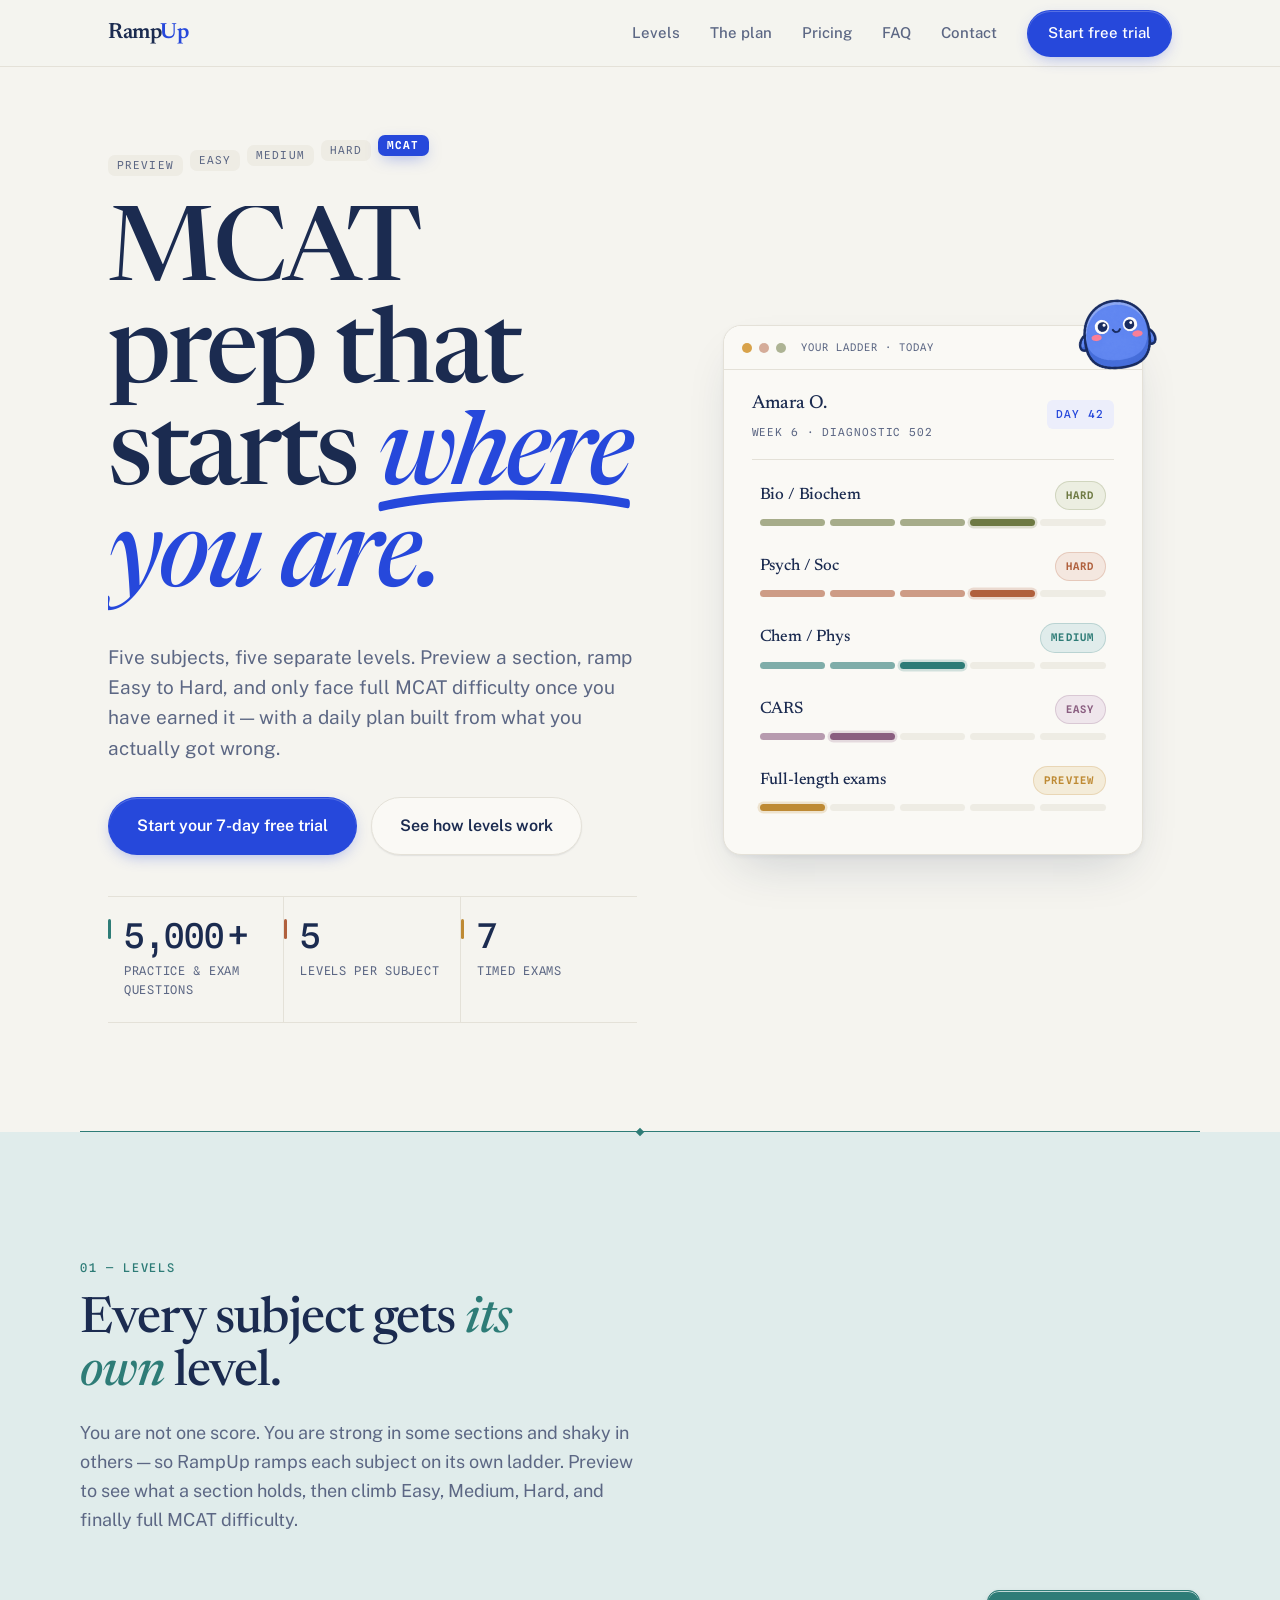
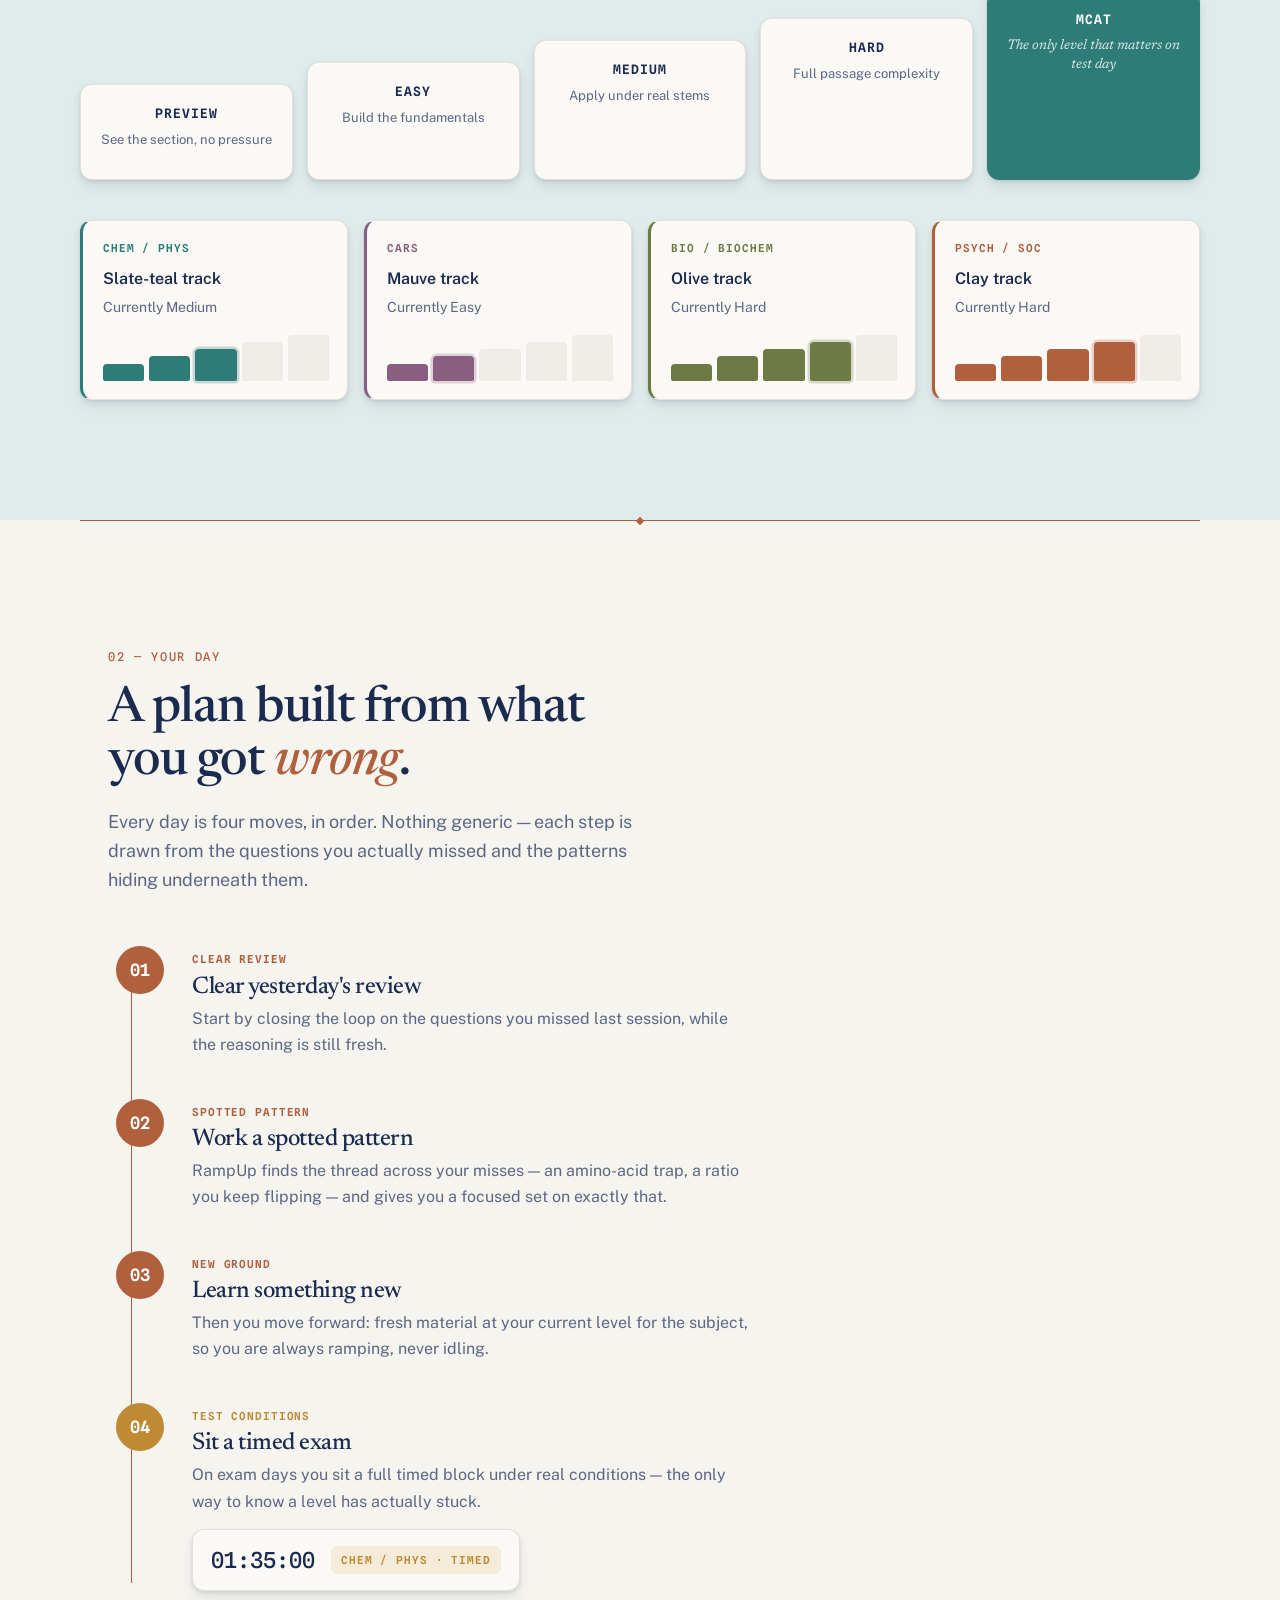
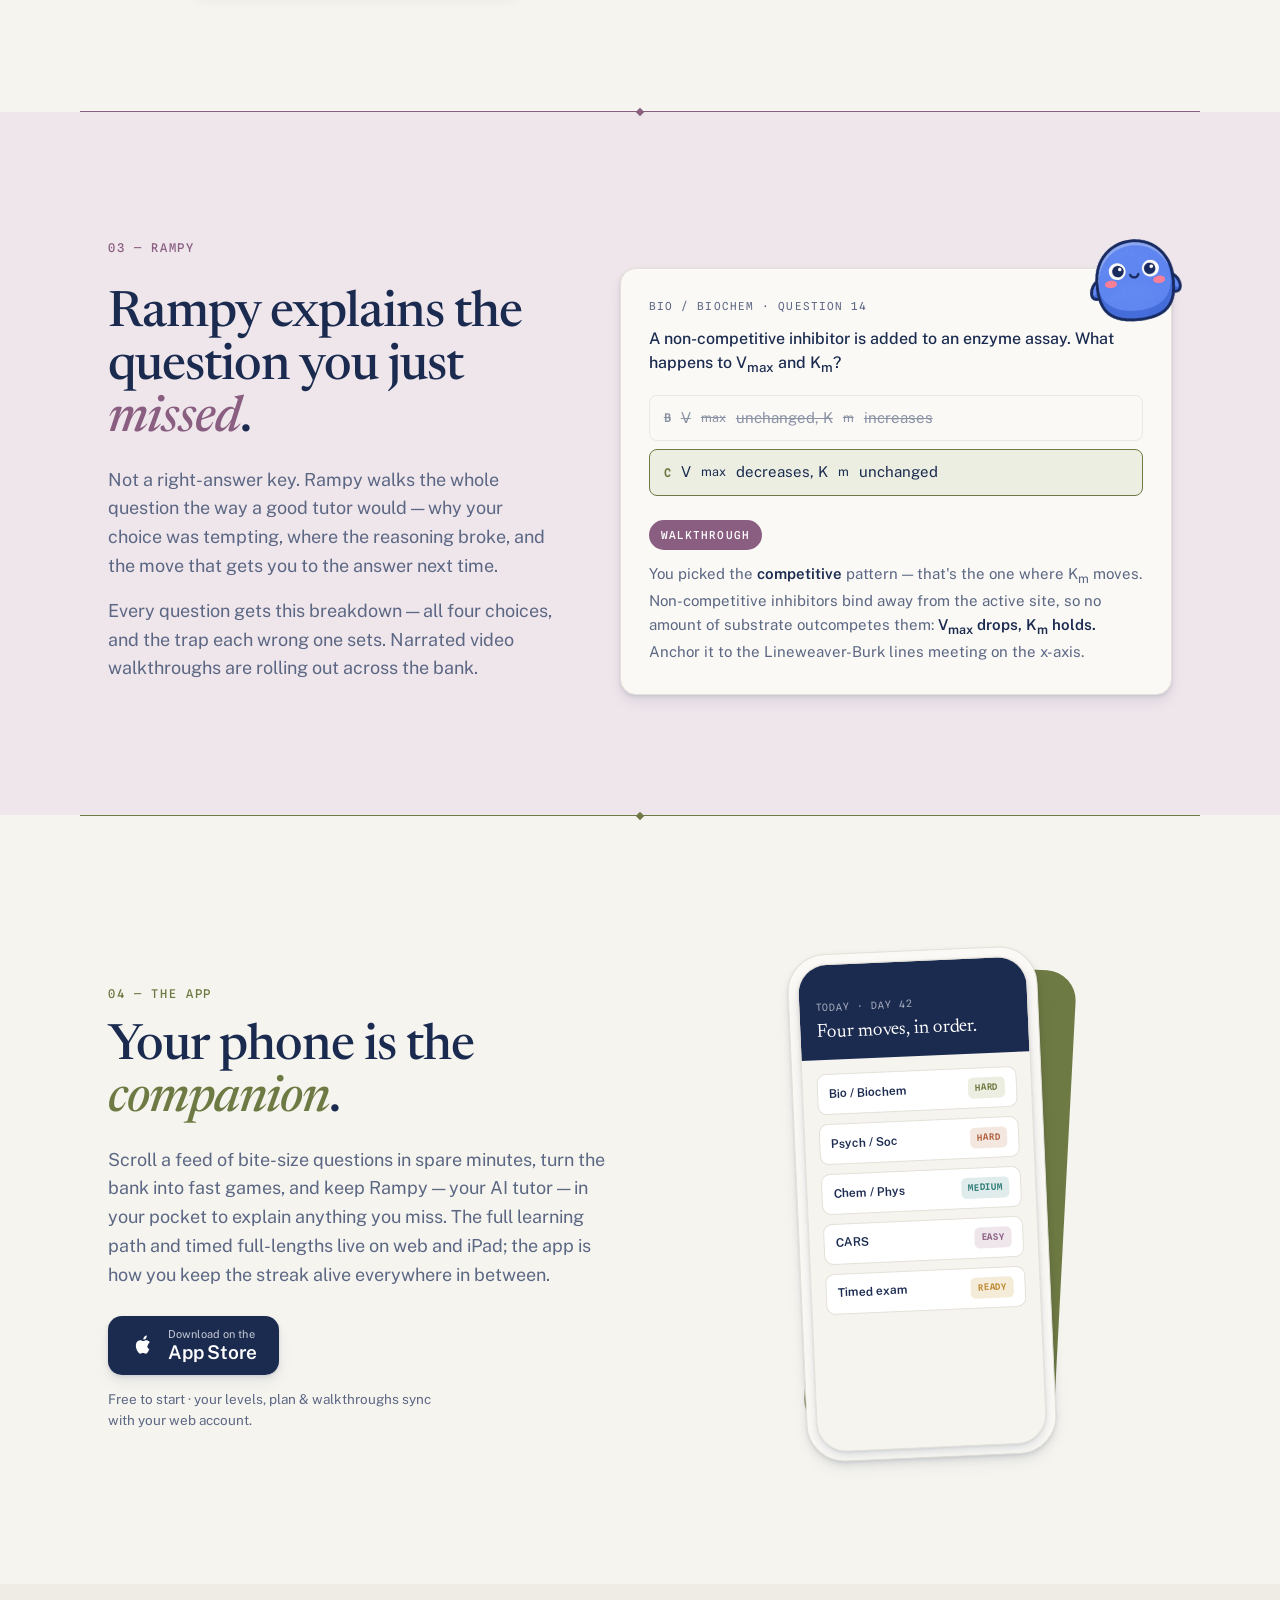
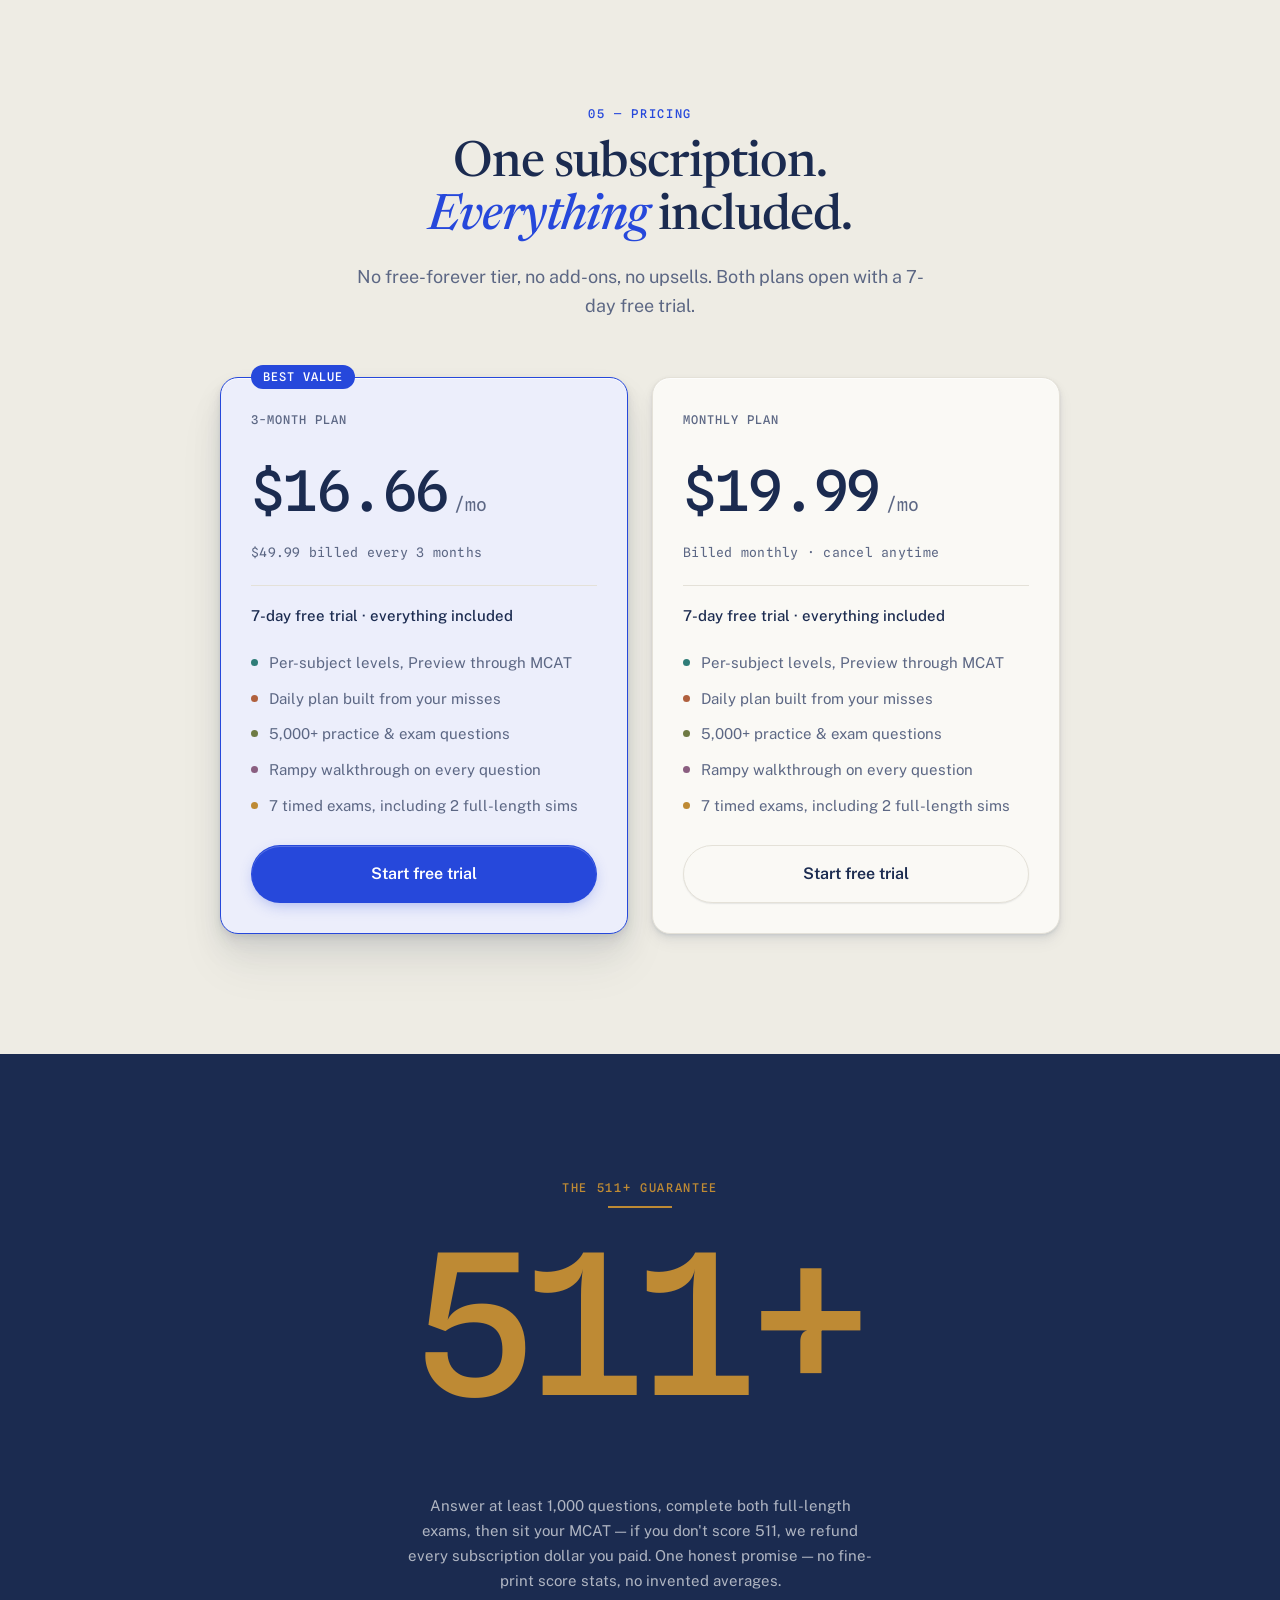
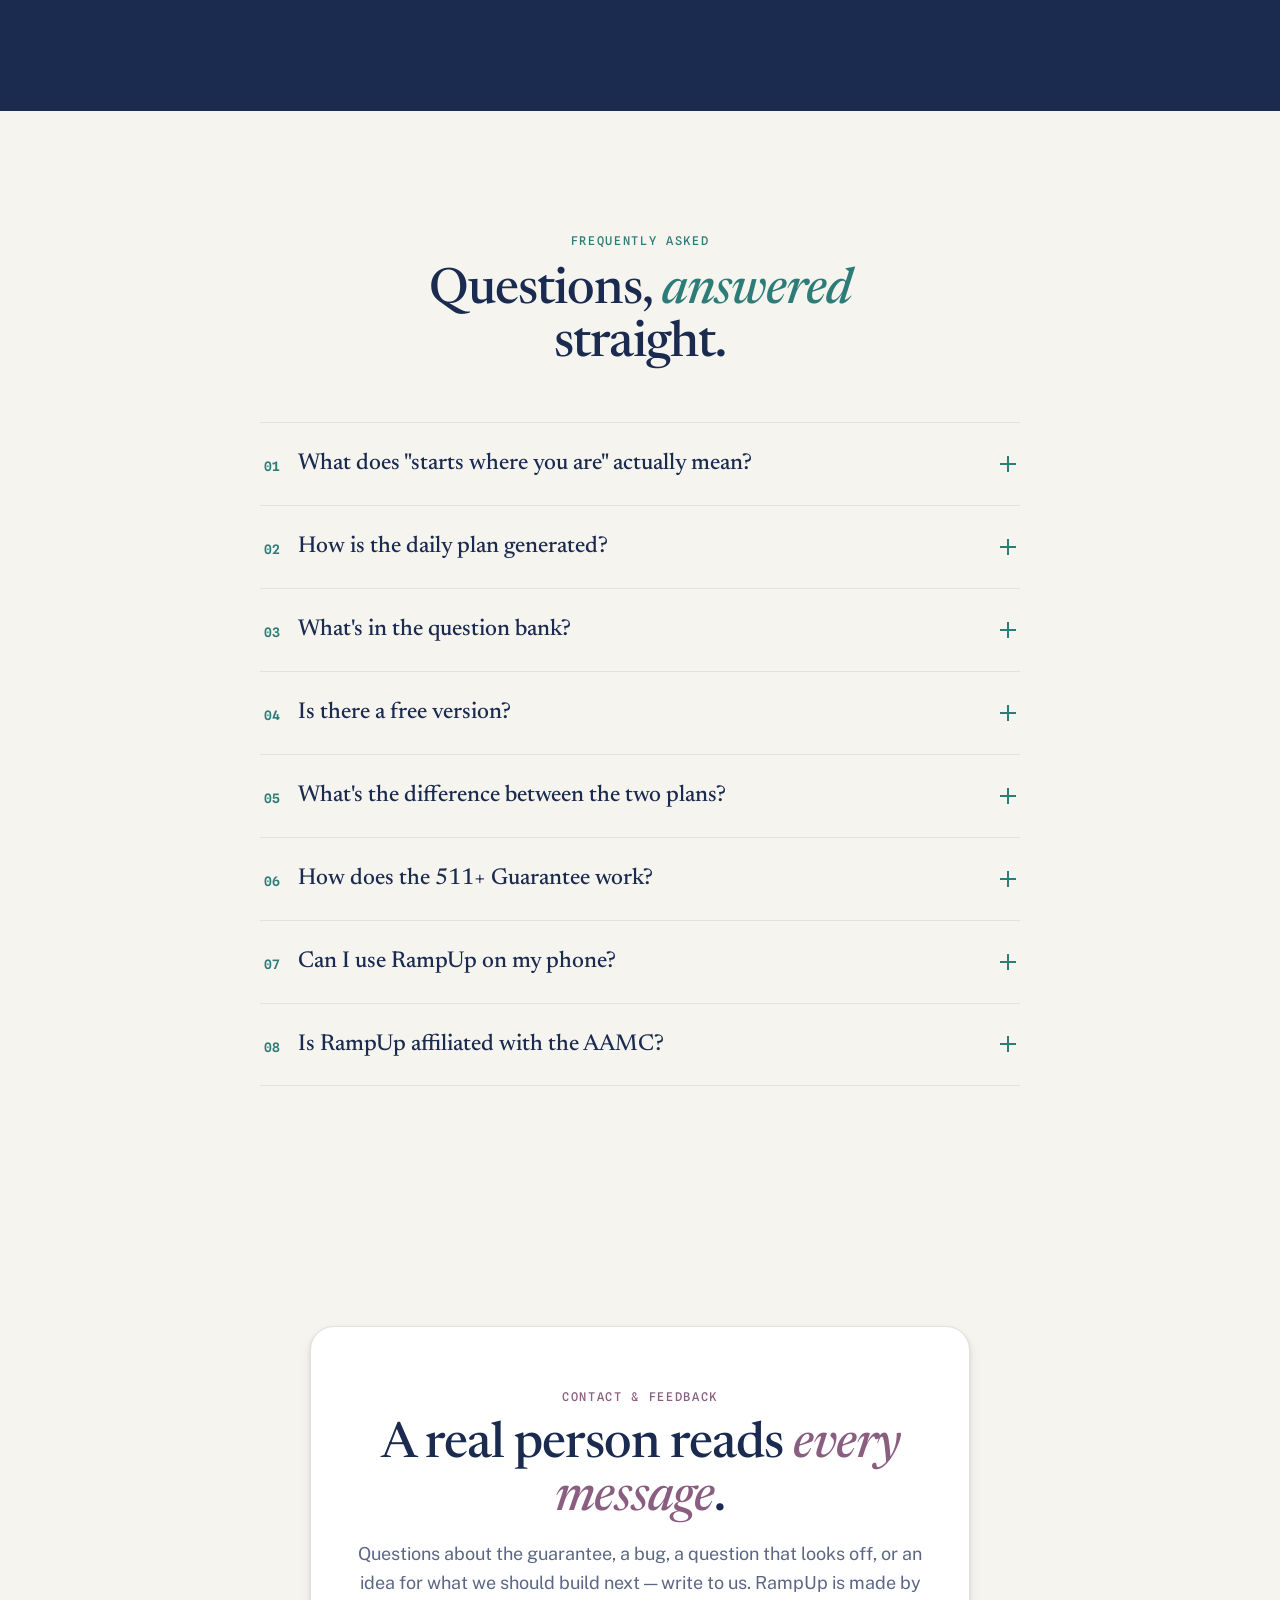
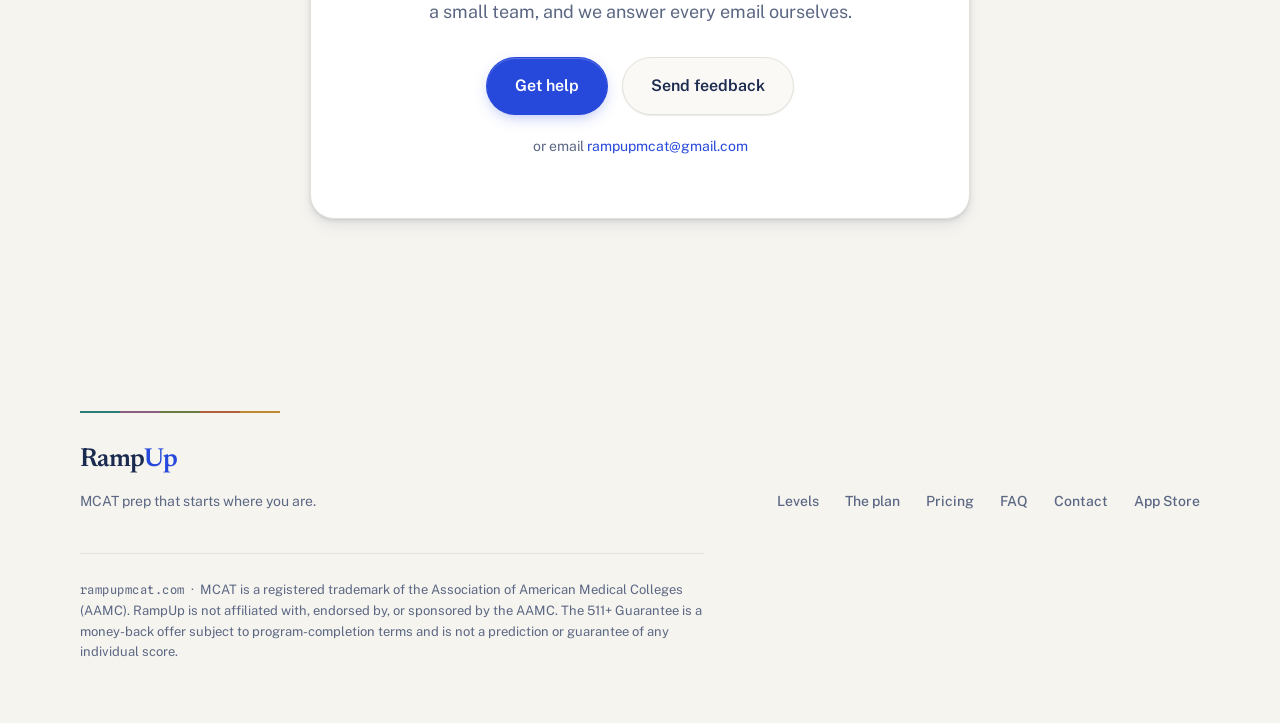
<file: index.html>
<!DOCTYPE html>
<html lang="en">
<head>
<meta charset="utf-8" />
<meta name="viewport" content="width=device-width, initial-scale=1, viewport-fit=cover" />
<title>RampUp — MCAT prep that starts where you are</title>
<meta name="description" content="Every subject starts at its own level, from Preview to MCAT. Concept lessons before anything you haven't been taught, a daily plan built from what you got wrong, spaced review, and timed full-lengths. 7 days free, then $19.99 a month." />
<link rel="canonical" href="https://rampupmcat.com/" />
<meta property="og:type" content="website" />
<meta property="og:url" content="https://rampupmcat.com/" />
<meta property="og:title" content="RampUp — MCAT prep that starts where you are" />
<meta property="og:description" content="Every subject starts at its own level, from Preview to MCAT. Biochem can start at Preview while Psych is already at MCAT level. 7 days free." />
<meta property="og:image" content="https://rampupmcat.com/assets/og-card.png" />
<meta name="twitter:card" content="summary_large_image" />
<meta name="twitter:title" content="RampUp — MCAT prep that starts where you are" />
<meta name="twitter:description" content="Every subject starts at its own level, from Preview to MCAT. 7 days free, then $19.99 a month." />
<meta name="twitter:image" content="https://rampupmcat.com/assets/og-card.png" />
<meta name="theme-color" content="#2648db" />
<link rel="icon" href="assets/favicon-32.png?v=3" sizes="32x32" />
<link rel="apple-touch-icon" href="assets/apple-touch-icon.png?v=3" />
<link rel="preconnect" href="https://fonts.googleapis.com">
<link rel="preconnect" href="https://fonts.gstatic.com" crossorigin>
<link href="https://fonts.googleapis.com/css2?family=Newsreader:ital,opsz,wght@0,6..72,400;0,6..72,500;0,6..72,600;1,6..72,400;1,6..72,500&family=Public+Sans:wght@400;500;600;700&family=Spline+Sans+Mono:wght@400;500;600&display=swap" rel="stylesheet">
<script type="application/ld+json">
{"@context":"https://schema.org","@type":"SoftwareApplication","name":"RampUp","applicationCategory":"EducationalApplication","operatingSystem":"Web, iOS","description":"MCAT preparation that sets a separate starting level for every subject, teaches concepts before testing them, and builds a daily plan from what you got wrong.","url":"https://rampupmcat.com/","offers":{"@type":"Offer","price":"19.99","priceCurrency":"USD","description":"Monthly subscription with a 7-day free trial. $49.99 every 3 months also available."}}
</script>
<script>
!function(f,b,e,v,n,t,s){if(f.fbq)return;n=f.fbq=function(){n.callMethod?
n.callMethod.apply(n,arguments):n.queue.push(arguments)};if(!f._fbq)f._fbq=n;
n.push=n;n.loaded=!0;n.version='2.0';n.queue=[];t=b.createElement(e);t.async=!0;
t.src=v;s=b.getElementsByTagName(e)[0];s.parentNode.insertBefore(t,s)}(window,
document,'script','https://connect.facebook.net/en_US/fbevents.js');
fbq('init','1069871998737993');fbq('track','PageView');
document.addEventListener('click',function(ev){
  var a=ev.target.closest&&ev.target.closest('[data-cta]');
  if(a&&window.fbq)fbq('trackCustom','LandingCTA',{cta:a.getAttribute('data-cta')});
},true);
</script>
<noscript><img height="1" width="1" style="display:none" alt=""
src="https://www.facebook.com/tr?id=1069871998737993&ev=PageView&noscript=1"/></noscript>
</head>
<body class="home">
<script>
/* The homepage is always the landing (the marketing site / pitch surface).
   Returning users reach their app via the nav and CTAs, or bookmark /app/
   directly — we no longer hard-redirect onboarded visitors off the homepage. */
</script>

<style>
:root{
  /* warm, navy-biased neutral ramp — no pure white, no system gray.
     3 tonal surfaces: raised (lightest) on ground on sunken. */
  --ground:#F5F4EF; --surface:#FAF9F5; --well:#EEECE4;
  --ink:#1B2B50; --ink-2:#3D4658; --ink-dim:#5C6784; --ink-muted:#6B6B63; --ink-faint:#9A9488;
  --cobalt:#2648DB; --cobalt-hover:#2340C4; --cobalt-pressed:#1C33A0; --cobalt-tint:#ECEEFB;
  --hairline:#E4E1D8; --border-strong:#D6D2C6; --focus:rgba(38,72,219,.35);
  /* subject accents — muted siblings (one lightness/chroma band), carriers only */
  --clay:#B0603D;  --clay-tint:#F4E7DF;
  --olive:#6E7A43; --olive-tint:#ECEEE1;
  --mauve:#8A5E80; --mauve-tint:#EFE6EC;
  --amber:#BE8A34; --amber-tint:#F4ECD9;
  --teal:#2E7C77;  --teal-tint:#E0ECEB;
  /* navy-tinted layered shadows — one light source, scale with elevation */
  --shadow-1:0 1px 2px rgba(27,43,75,.06),0 1px 1px rgba(27,43,75,.04);
  --shadow-2:0 1px 2px rgba(27,43,75,.05),0 2px 4px rgba(27,43,75,.05),0 4px 8px rgba(27,43,75,.05),0 8px 16px rgba(27,43,75,.05);
  --shadow-3:0 2px 4px rgba(27,43,75,.04),0 4px 8px rgba(27,43,75,.05),0 8px 16px rgba(27,43,75,.06),0 16px 32px rgba(27,43,75,.07),0 32px 48px rgba(27,43,75,.06);
  --edge:inset 0 1px 0 rgba(255,255,255,.7);
  --shadow-cobalt:0 1px 2px rgba(27,43,75,.20),0 2px 6px rgba(38,72,219,.28);
  --ease-out:cubic-bezier(.22,1,.36,1);
  --ease-inout:cubic-bezier(.65,0,.35,1);
  --font-display:"Newsreader",Georgia,serif;
  --font-body:"Public Sans",-apple-system,BlinkMacSystemFont,sans-serif;
  --font-mono:"Spline Sans Mono",ui-monospace,monospace;
}

*{box-sizing:border-box}
body{
  margin:0;background:var(--ground);color:var(--ink);
  font-family:var(--font-body);font-size:17px;line-height:1.65;
  -webkit-font-smoothing:antialiased;text-rendering:optimizeLegibility;
  overflow-x:hidden;
}
h1,h2,h3{margin:0;font-family:var(--font-display);font-weight:500;
  font-optical-sizing:auto;letter-spacing:-.02em;line-height:1.05;}
p{margin:0}
a{color:var(--cobalt);text-decoration:none}
img{max-width:100%}

/* ---------- layout scaffolding ---------- */
.wrap{max-width:1120px;margin:0 auto;padding:0 28px}
.section{padding:120px 0}
.band{width:100%}
.band-teal{background:var(--teal-tint)}
.band-mauve{background:var(--mauve-tint)}
.band-white{background:var(--well)} /* sunken band so raised warm-paper cards lift above it */
.band-navy{background:var(--ink)}

.eyebrow{font-family:var(--font-mono);font-weight:500;font-size:12px;
  letter-spacing:.14em;text-transform:uppercase;display:inline-flex;gap:.6em;
  align-items:center;}
.mono{font-family:var(--font-mono);font-variant-numeric:tabular-nums}

.h2{font-size:clamp(30px,5vw,50px);letter-spacing:-.02em;max-width:16ch}
.h2 em{font-style:italic}
.lead{font-size:18px;line-height:1.6;color:var(--ink-dim);max-width:52ch;margin-top:20px}

.divider{position:relative;height:0;border-top:1px solid var(--acc,var(--hairline));
  max-width:1120px;margin:0 auto}
.divider::after{content:"";position:absolute;top:-3.5px;left:50%;width:6px;height:6px;
  background:var(--acc,var(--ink));transform:translateX(-50%) rotate(45deg)}

/* ---------- buttons / pills ---------- */
.btn{display:inline-flex;align-items:center;justify-content:center;gap:.5em;
  font-family:var(--font-body);font-weight:600;font-size:16px;
  padding:15px 28px;border-radius:999px;border:1px solid transparent;
  cursor:pointer;transition:transform .2s var(--ease-out),box-shadow .2s var(--ease-out);
  will-change:transform}
.btn-primary{background:var(--cobalt);color:#fff;
  box-shadow:inset 0 1px 0 rgba(255,255,255,.22),0 5px 16px -5px rgba(38,72,219,.42)}
.btn-primary:hover{transform:translateY(-2px);box-shadow:inset 0 1px 0 rgba(255,255,255,.22),0 14px 28px -6px rgba(38,72,219,.52)}
.btn-ghost{background:var(--surface);color:var(--ink);border-color:var(--hairline);box-shadow:var(--shadow-1)}
.btn-ghost:hover{border-color:var(--ink);transform:translateY(-2px)}
.btn-block{width:100%}

.pill{display:inline-flex;align-items:center;gap:.4em;
  font-family:var(--font-mono);font-weight:500;font-size:12px;line-height:1;
  letter-spacing:.08em;text-transform:uppercase;padding:6px 12px;border-radius:999px;
  background:var(--pill-tint,var(--cobalt-tint));color:var(--pill-ink,var(--cobalt))}

/* ---------- nav ---------- */
.nav{position:sticky;top:0;z-index:50;background:rgba(245,244,239,.82);
  -webkit-backdrop-filter:saturate(1.1);backdrop-filter:saturate(1.1);
  border-bottom:1px solid var(--hairline)}
.nav-inner{display:flex;align-items:center;justify-content:space-between;
  height:66px;max-width:1120px;margin:0 auto;padding:0 28px}
.wordmark{font-family:var(--font-display);font-weight:600;font-size:22px;letter-spacing:-.02em}
.wordmark .up{color:var(--cobalt)}
.nav-links{display:flex;align-items:center;gap:30px}
.nav-links a{color:var(--ink-dim);font-size:15px;font-weight:500}
.nav-links a:hover{color:var(--ink)}
.nav-cta{font-size:14px;padding:10px 20px}
.nav-links a.nav-cta,.nav-links a.nav-cta:hover,.nav-links a.nav-cta:visited{color:#fff}
@media(max-width:820px){.nav-links a:not(.nav-cta){display:none}}

/* ---------- hero ---------- */
.hero{padding:88px 0 108px}
.hero-grid{display:grid;grid-template-columns:1fr;gap:64px;align-items:center}
.hero-grid>*{min-width:0}
@media(min-width:1000px){.hero-grid{grid-template-columns:1.05fr .95fr;gap:56px}}

.kicker{color:var(--ink-dim);margin-bottom:26px}
.kicker .arw{color:var(--hairline)}
.kicker .mcat{color:var(--amber)}
/* ascending "ramp" eyebrow — the levels literally step up to MCAT (ties to the
   product name + concept; distinctive vs the flat competitor eyebrows) */
.ramp-eyebrow{display:flex;align-items:flex-end;gap:7px;margin-bottom:30px;flex-wrap:wrap}
.ramp-eyebrow .rstep{font-family:var(--font-mono);font-size:11px;letter-spacing:.1em;
  text-transform:uppercase;color:var(--ink-dim);padding:5px 9px;border-radius:7px;
  background:var(--well);line-height:1;white-space:nowrap}
.ramp-eyebrow .rstep:nth-child(2){transform:translateY(-5px)}
.ramp-eyebrow .rstep:nth-child(3){transform:translateY(-10px)}
.ramp-eyebrow .rstep:nth-child(4){transform:translateY(-15px)}
.ramp-eyebrow .rstep.now{transform:translateY(-20px);color:#fff;background:var(--cobalt);
  font-weight:600;box-shadow:0 5px 16px -5px rgba(38,72,219,.5)}
/* app-window chrome on the product card — reads as a real product surface */
.win-titlebar{display:flex;align-items:center;gap:7px;margin:-28px -28px 18px;padding:13px 18px;
  border-bottom:1px solid var(--hairline);background:var(--surface);border-radius:18px 18px 0 0}
.win-titlebar .wd{width:10px;height:10px;border-radius:50%}
.win-titlebar .wd:nth-child(1){background:#d8a24a}
.win-titlebar .wd:nth-child(2){background:var(--clay);opacity:.5}
.win-titlebar .wd:nth-child(3){background:var(--olive);opacity:.55}
.win-titlebar .wt{margin-left:8px;font-family:var(--font-mono);font-size:10.5px;letter-spacing:.1em;
  text-transform:uppercase;color:var(--ink-dim)}
/* per-subject ascending ladder in the Levels cards — rungs rise Preview→MCAT,
   filled to the subject's current tier (echoes the hero ramp + onboarding reveal) */
.mini-ladder{display:flex;align-items:flex-end;gap:5px;height:46px;margin-top:16px}
.ml-seg{flex:1;height:var(--h);border-radius:4px 4px 2px 2px;background:var(--well)}
.ml-seg.on{background:var(--acc)}
.ml-seg.cur{box-shadow:0 0 0 2.5px color-mix(in srgb,var(--acc) 26%,transparent)}

.hero h1{font-size:clamp(52px,8.6vw,104px);line-height:.98;letter-spacing:-.032em}
.hero h1 .lineMask{display:block;overflow:hidden}
.hero h1 .lineIn{display:block}
.hero h1 em{font-style:italic;color:var(--cobalt);position:relative}
.uline{position:absolute;left:0;right:0;bottom:-.06em;width:100%;height:.34em;
  overflow:visible;pointer-events:none}
.uline path{fill:none;stroke:var(--cobalt);stroke-width:3.2;stroke-linecap:round}

.hero-sub{font-size:19px;line-height:1.6;color:var(--ink-dim);max-width:46ch;margin-top:28px}
.hero-cta{display:flex;flex-wrap:wrap;gap:14px;margin-top:34px}

.statstrip{display:grid;grid-template-columns:repeat(3,1fr);gap:0;margin-top:40px;
  border-top:1px solid var(--hairline);border-bottom:1px solid var(--hairline)}
.stat{padding:22px 18px 22px 16px;position:relative}
.stat:not(:last-child){border-right:1px solid var(--hairline)}
.stat .num{font-family:var(--font-mono);font-variant-numeric:tabular-nums;
  font-size:clamp(26px,3.2vw,34px);font-weight:500;color:var(--ink);line-height:1;
  display:flex;align-items:baseline;gap:.12em}
.stat .tick{position:absolute;left:0;top:22px;width:3px;height:20px;border-radius:2px}
.stat:nth-child(1){padding-left:16px}.stat:nth-child(1) .tick{background:var(--teal)}
.stat:nth-child(2){padding-left:16px}.stat:nth-child(2) .tick{background:var(--clay)}
.stat:nth-child(3){padding-left:16px}.stat:nth-child(3) .tick{background:var(--amber)}
.stat .lab{font-family:var(--font-mono);font-size:12px;letter-spacing:.06em;
  text-transform:uppercase;color:var(--ink-dim);margin-top:8px}

/* ---------- level card (centerpiece) ---------- */
.card-stage{position:relative;display:flex;justify-content:center;padding:8px 6px 6px}
.level-card{position:relative;width:100%;max-width:420px;background:var(--surface);
  border:1px solid var(--hairline);border-radius:18px;
  box-shadow:0 2px 4px rgba(27,43,75,.05),0 22px 48px -18px rgba(27,43,75,.20),var(--edge);
  transform:none;padding:28px 28px 30px;z-index:2}
.level-card::before{content:none}
.lc-head{display:flex;align-items:center;justify-content:space-between;
  padding-bottom:18px;border-bottom:1px solid var(--hairline);margin-bottom:8px}
.lc-head .who{font-family:var(--font-display);font-size:19px;font-weight:500}
.lc-head .who small{display:block;font-family:var(--font-mono);font-size:11px;
  letter-spacing:.08em;color:var(--ink-dim);text-transform:uppercase;margin-top:3px;font-weight:400}
.lc-day{font-family:var(--font-mono);font-size:11px;font-weight:500;letter-spacing:.1em;
  padding:5px 9px;border-radius:6px;background:var(--cobalt-tint);color:var(--cobalt)}

.row{padding:13px 8px;border-radius:10px;transition:background .18s var(--ease-out)}
.row:hover{background:var(--row-tint)}
.row-top{display:flex;align-items:center;justify-content:space-between;margin-bottom:9px}
.row .subj{font-family:var(--font-display);font-size:16.5px;font-weight:500;color:var(--ink);letter-spacing:-.01em}
.chip{font-family:var(--font-mono);font-weight:600;font-size:10.5px;letter-spacing:.12em;
  padding:5px 10px;border-radius:999px;background:var(--row-tint);color:var(--acc);border:1px solid color-mix(in srgb,var(--acc) 22%,transparent)}
.segs{display:flex;gap:5px}
.seg{height:7px;flex:1;border-radius:4px;background:var(--well);transform-origin:left}
.seg.on{background:var(--acc)}
.seg.past{opacity:.42}
.seg.on:not(.past){box-shadow:0 0 0 2.5px color-mix(in srgb,var(--acc) 20%,transparent)}
.js .seg.on{transform:scaleX(.4);opacity:.5;
  transition:transform .5s var(--ease-out),opacity .5s var(--ease-out)}
.js .seg.on.fill{transform:scaleX(1);opacity:1}
.js .seg.on.past.fill{opacity:.6}

.row[data-subj=chemphys]{--acc:var(--teal);--row-tint:var(--teal-tint)}
.row[data-subj=cars]{--acc:var(--mauve);--row-tint:var(--mauve-tint)}
.row[data-subj=bio]{--acc:var(--olive);--row-tint:var(--olive-tint)}
.row[data-subj=psych]{--acc:var(--clay);--row-tint:var(--clay-tint)}
.row[data-subj=exam]{--acc:var(--amber);--row-tint:var(--amber-tint)}

/* Rampy */
.rampy{position:absolute;width:78px;height:78px;top:-30px;right:-14px;z-index:5;
  transform:rotate(-6deg)}
.rampy.float{animation:rampyFloat 4s ease-in-out infinite}
@media(max-width:560px){.card-stage .level-card .rampy{right:0;width:66px;height:66px;top:-24px}
  .rampy-grid .explain .rampy{right:0;width:70px;height:70px;top:-28px}}
@keyframes rampyFloat{0%,100%{transform:rotate(-6deg) translateY(-3px)}50%{transform:rotate(-6deg) translateY(3px)}}

/* ---------- section 01 ladder ---------- */
.ladder-wrap{margin-top:56px}
.ladder{display:grid;grid-template-columns:repeat(5,1fr);gap:14px;align-items:end}
.rung{background:var(--surface);border:1px solid var(--hairline);border-radius:12px;
  padding:18px 16px;text-align:center;box-shadow:var(--shadow-1)}
.rung .lv{font-family:var(--font-mono);font-size:13px;font-weight:600;letter-spacing:.08em;
  text-transform:uppercase;color:var(--ink)}
.rung .cap{font-size:13px;color:var(--ink-dim);margin-top:6px;line-height:1.35}
.rung.r1{height:96px}.rung.r2{height:118px}.rung.r3{height:140px}.rung.r4{height:162px}
.rung.r5{height:190px;background:var(--teal);border-color:var(--teal)}
.rung.r5 .lv,.rung.r5 .cap{color:#fff}
.rung.r5 .cap{color:rgba(255,255,255,.82);font-family:var(--font-display);font-style:italic;font-size:14px}
.subjmini{display:grid;grid-template-columns:repeat(2,1fr);gap:16px;margin-top:40px}
@media(min-width:760px){.subjmini{grid-template-columns:repeat(4,1fr)}}
.mini{background:var(--surface);border:1px solid var(--hairline);border-radius:12px;
  padding:18px 18px 18px 20px;border-left:3px solid var(--acc);box-shadow:var(--shadow-1)}
.mini .mono{font-size:11px;letter-spacing:.08em;text-transform:uppercase;color:var(--acc);font-weight:600}
.mini .nm{font-weight:600;font-size:16px;margin-top:8px}
.mini .st{font-size:14px;color:var(--ink-dim);margin-top:4px}
@media(max-width:640px){.ladder{gap:8px}.rung{padding:12px 8px}.rung .cap{display:none}
  .rung.r1,.rung.r2,.rung.r3,.rung.r4,.rung.r5{height:auto;min-height:64px}}

/* ---------- section 02 plan timeline ---------- */
.timeline{position:relative;margin-top:56px;padding-left:8px}
.timeline::before{content:"";position:absolute;left:23px;top:8px;bottom:8px;
  width:1px;background:var(--clay)}
.step{position:relative;padding:0 0 44px 76px}
.step:last-child{padding-bottom:0}
.step .mk{position:absolute;left:0;top:-4px;width:48px;height:48px;border-radius:999px;
  display:flex;align-items:center;justify-content:center;
  background:var(--clay);color:#fff;font-family:var(--font-mono);font-weight:600;font-size:17px}
.step.exam .mk{background:var(--amber)}
.step h3{font-family:var(--font-display);font-size:24px;color:var(--ink)}
.step p{font-size:16px;color:var(--ink-dim);margin-top:6px;max-width:56ch}
.step .tag{font-family:var(--font-mono);font-size:11px;letter-spacing:.08em;
  text-transform:uppercase;color:var(--clay);font-weight:600;margin-bottom:6px;display:block}
.step.exam .tag{color:var(--amber)}
.exam-mock{margin-top:14px;display:inline-flex;align-items:center;gap:16px;
  background:var(--surface);border:1px solid var(--hairline);border-radius:12px;
  padding:12px 18px;box-shadow:var(--shadow-1)}
.exam-mock .tm{font-family:var(--font-mono);font-size:22px;font-weight:500;color:var(--ink)}
.exam-mock .sc{font-family:var(--font-mono);font-size:11px;letter-spacing:.08em;
  text-transform:uppercase;color:var(--amber);background:var(--amber-tint);
  padding:5px 10px;border-radius:6px;font-weight:600}

/* ---------- section 03 rampy ---------- */
.rampy-grid{display:grid;grid-template-columns:1fr;gap:48px;align-items:center;margin-top:8px}
@media(min-width:900px){.rampy-grid{grid-template-columns:.9fr 1.1fr;gap:60px}}
.explain{position:relative;background:var(--surface);border:1px solid var(--hairline);
  border-radius:16px;box-shadow:var(--shadow-2);padding:28px 28px 30px}
.explain .qhead{font-family:var(--font-mono);font-size:11px;letter-spacing:.1em;
  text-transform:uppercase;color:var(--ink-dim);margin-bottom:12px}
.explain .q{font-size:16px;line-height:1.5;color:var(--ink);font-weight:500}
.opts{margin:16px 0 6px;display:grid;gap:8px}
.opt{font-size:15px;color:var(--ink-dim);padding:10px 14px;border:1px solid var(--hairline);
  border-radius:8px;display:flex;gap:10px;align-items:center}
.opt .k{font-family:var(--font-mono);font-size:12px;font-weight:600;color:var(--ink-dim)}
.opt.wrong{text-decoration:line-through;text-decoration-color:var(--ink-dim);opacity:.7}
.opt.right{border-color:var(--olive);background:var(--olive-tint);color:var(--ink)}
.opt.right .k{color:var(--olive)}
.wpill{display:inline-flex;align-items:center;font-family:var(--font-mono);font-weight:500;
  font-size:11px;letter-spacing:.1em;text-transform:uppercase;color:#fff;background:var(--mauve);
  padding:6px 12px;border-radius:999px;margin:18px 0 12px}
.walk{font-size:15px;line-height:1.6;color:var(--ink-dim)}
.walk b{color:var(--ink);font-weight:600}
.explain .rampy{width:92px;height:92px;top:-34px;right:-10px}

/* ---------- section 04 app ---------- */
.app-grid{display:grid;grid-template-columns:1fr;gap:56px;align-items:center;margin-top:8px}
@media(min-width:900px){.app-grid{grid-template-columns:1fr 1fr;gap:64px}}
.device-stage{position:relative;display:flex;justify-content:center;min-height:520px;align-items:center}
.plate{position:absolute;width:250px;height:470px;border-radius:30px;background:var(--olive);
  transform:translate(18px,16px) rotate(3deg);z-index:1}
.phone{position:relative;z-index:2;width:250px;height:508px;border-radius:38px;
  background:var(--surface);border:1px solid var(--hairline);box-shadow:var(--shadow-2);
  padding:9px;transform:rotate(-2.5deg)}
.phone .notch{position:absolute;top:14px;left:50%;transform:translateX(-50%);
  width:88px;height:22px;background:var(--ink);border-radius:999px;z-index:3}
.screen{width:100%;height:100%;border-radius:30px;background:var(--ground);overflow:hidden;
  border:1px solid var(--hairline);display:flex;flex-direction:column}
.screen .top{background:var(--ink);color:#fff;padding:34px 16px 16px;text-align:left}
.screen .top .mono{font-size:10px;letter-spacing:.1em;text-transform:uppercase;color:rgba(255,255,255,.6)}
.screen .top .big{font-family:var(--font-display);font-size:19px;margin-top:6px;line-height:1.2}
.screen .body{padding:14px;display:grid;gap:9px}
.srow{display:flex;align-items:center;justify-content:space-between;background:#fff;
  border:1px solid var(--hairline);border-radius:9px;padding:9px 11px}
.srow .nm{font-size:12px;font-weight:600;color:var(--ink)}
.srow .lv{font-family:var(--font-mono);font-size:9px;font-weight:600;letter-spacing:.08em;
  padding:3px 7px;border-radius:5px}
.appbadge{display:inline-flex;align-items:center;gap:12px;background:var(--ink);color:#fff;
  border-radius:14px;padding:13px 22px;margin-top:26px;box-shadow:var(--shadow-2);
  transition:transform .18s ease, box-shadow .18s ease}
.appbadge:hover{transform:translateY(-2px);box-shadow:var(--shadow-3,0 12px 30px rgba(20,22,28,.22))}
.appbadge-txt{display:flex;flex-direction:column;align-items:flex-start;line-height:1}
.appbadge .sm{font-size:11px;opacity:.75;line-height:1;letter-spacing:.01em}
.appbadge .lg{font-size:19px;font-weight:600;line-height:1.1;margin-top:2px;letter-spacing:-.01em}
.app-note{font-size:13.5px;color:var(--ink-dim);margin-top:14px;max-width:42ch;line-height:1.5}

/* ---------- section 05 pricing ---------- */
.price-grid{display:grid;grid-template-columns:1fr;gap:24px;margin-top:56px;max-width:840px;
  margin-left:auto;margin-right:auto}
@media(min-width:760px){.price-grid{grid-template-columns:1fr 1fr;align-items:start}}
.plan{background:var(--surface);border:1px solid var(--hairline);border-radius:18px;
  padding:32px 30px 30px;box-shadow:var(--shadow-2);position:relative;
  transition:transform .2s var(--ease-out),box-shadow .2s var(--ease-out)}
.plan:hover{transform:translateY(-3px);box-shadow:var(--shadow-3)}
.plan.hero-plan{background:var(--cobalt-tint);border:1.5px solid var(--cobalt);box-shadow:var(--shadow-3)}
@media(min-width:760px){.plan.hero-plan{transform:translateY(-8px)}.plan.hero-plan:hover{transform:translateY(-11px)}}
.plan .ptag{font-family:var(--font-mono);font-size:12px;letter-spacing:.08em;text-transform:uppercase;
  color:var(--ink-dim);font-weight:500}
.bestval{position:absolute;top:-13px;left:30px}
.price{display:flex;align-items:baseline;gap:6px;margin:16px 0 4px}
.price .amt{font-family:var(--font-mono);font-variant-numeric:tabular-nums;
  font-size:clamp(44px,6vw,56px);font-weight:500;color:var(--ink);letter-spacing:-.02em}
.price .per{font-family:var(--font-mono);font-size:18px;color:var(--ink-dim)}
.billed{font-family:var(--font-mono);font-size:13px;color:var(--ink-dim);letter-spacing:.02em}
.trial{font-size:15px;color:var(--ink);font-weight:500;margin:22px 0;
  padding-top:18px;border-top:1px solid var(--hairline)}
.feat{list-style:none;padding:0;margin:20px 0 26px;display:grid;gap:11px}
.feat li{display:flex;gap:11px;align-items:flex-start;font-size:15px;color:var(--ink-dim)}
.feat li .dot{width:7px;height:7px;border-radius:999px;margin-top:8px;flex:none}

/* ---------- section 06 guarantee ---------- */
.guar{text-align:center;padding:118px 0}
.guar .rule{width:64px;height:2px;background:var(--amber);margin:0 auto 28px}
.guar .big{font-family:var(--font-mono);font-variant-numeric:tabular-nums;
  font-size:clamp(96px,16vw,196px);font-weight:500;color:var(--amber);line-height:.9;
  letter-spacing:-.03em}
.guar h2{color:#fff;font-size:clamp(28px,4.5vw,44px);margin-top:14px}
.guar h2 em{font-style:italic;color:var(--amber)}
.guar .terms{color:rgba(255,255,255,.65);font-size:15px;max-width:52ch;margin:22px auto 0}
.guar .eyebrow{color:var(--amber);justify-content:center;margin-bottom:8px}

/* ---------- section 07 faq ---------- */
.faq{max-width:760px;margin:52px auto 0}
.faq-item{border-top:1px solid var(--hairline)}
.faq-item:last-child{border-bottom:1px solid var(--hairline)}
.faq-q{display:flex;align-items:center;gap:18px;width:100%;background:none;border:0;
  cursor:pointer;text-align:left;padding:26px 4px;font-family:var(--font-display);
  font-size:clamp(19px,2.4vw,23px);font-weight:500;color:var(--ink);line-height:1.3}
.faq-q .idx{font-family:var(--font-mono);font-size:13px;font-weight:600;color:var(--teal);flex:none;padding-top:5px}
.faq-q .tog{margin-left:auto;flex:none;position:relative;width:16px;height:16px}
.faq-q .tog::before,.faq-q .tog::after{content:"";position:absolute;background:var(--teal);
  transition:transform .2s var(--ease-inout)}
.faq-q .tog::before{left:0;right:0;top:7px;height:2px}
.faq-q .tog::after{top:0;bottom:0;left:7px;width:2px}
.faq-item.open .faq-q .tog::after{transform:scaleY(0)}
.faq-a{display:grid;grid-template-rows:0fr;transition:grid-template-rows .28s var(--ease-inout)}
.faq-item.open .faq-a{grid-template-rows:1fr}
.faq-a>div{overflow:hidden}
.faq-a p{border-left:2px solid var(--teal);padding:0 0 26px 22px;margin-left:35px;
  font-size:16px;line-height:1.65;color:var(--ink-dim)}

/* ---------- footer ---------- */
.foot{padding:72px 0 60px}
.spectrum{display:flex;width:200px;height:2px;margin-bottom:26px}
.spectrum span{flex:1}
.foot-top{display:flex;flex-wrap:wrap;gap:32px;justify-content:space-between;align-items:flex-end}
.foot .wordmark{font-size:26px}
.foot-links{display:flex;flex-wrap:wrap;gap:26px}
.foot-links a{color:var(--ink-dim);font-size:14px;font-weight:500}
.foot-links a:hover{color:var(--ink)}
/* ---------- contact ---------- */
.contact-card{text-align:center;max-width:660px;margin:0 auto;padding:60px 44px;
  background:#fff;border:1px solid var(--hairline);border-radius:24px}
.contact-card .eyebrow{justify-content:center;display:flex}
.contact-actions{display:flex;gap:14px;justify-content:center;flex-wrap:wrap;margin-top:30px}
.contact-mail{font-size:14px;color:var(--ink-dim);margin-top:20px}
@media(max-width:600px){.contact-card{padding:44px 22px}}
.disc{margin-top:40px;padding-top:26px;border-top:1px solid var(--hairline);
  font-size:13px;line-height:1.6;color:var(--ink-dim);max-width:78ch}
.disc .mono{font-size:12px;letter-spacing:.04em}

/* ---------- reveal ---------- */
.reveal{opacity:1}
.js .reveal[data-below]{opacity:0;transform:translateY(14px);
  transition:opacity .6s var(--ease-out),transform .6s var(--ease-out);
  transition-delay:calc(var(--i,0)*80ms)}
.js .reveal[data-below].in{opacity:1;transform:none}

@media(prefers-reduced-motion:reduce){
  *{animation:none!important}
  .reveal,.js .reveal[data-below]{opacity:1!important;transform:none!important;transition:none!important}
  .hero h1 .lineIn{transform:none!important}
  .seg.on{transform:none!important;opacity:1!important}
  .seg.on.past{opacity:.6!important}
}

/* premium lit edge on raised warm-paper surfaces — the "expensive on paper" detail
   (a 1px top highlight simulating a real light source above the card) */
.plan,.screen,.explain,.exam-mock,.mini,.rung,.contact-card{
  box-shadow:var(--shadow-2),var(--edge);
}
.plan.hero-plan{box-shadow:var(--shadow-3),var(--edge)}
.plan:hover,.plan.hero-plan:hover{box-shadow:var(--shadow-3),var(--edge)}
</style>

<!-- ============ NAV ============ -->
<nav class="nav">
  <div class="nav-inner">
    <div class="wordmark">Ramp<span class="up">Up</span></div>
    <div class="nav-links">
      <a href="#levels">Levels</a>
      <a href="#plan">The plan</a>
      <a href="#pricing">Pricing</a>
      <a href="#faq">FAQ</a>
      <a href="#contact">Contact</a>
      <a href="/start/" class="btn btn-primary nav-cta" data-cta="nav" data-magnetic>Start free trial</a>
    </div>
  </div>
</nav>

<!-- ============ HERO ============ -->
<header class="hero">
  <div class="wrap">
    <div class="hero-grid">
      <div>
        <div class="ramp-eyebrow"><span class="rstep">Preview</span><span class="rstep">Easy</span><span class="rstep">Medium</span><span class="rstep">Hard</span><span class="rstep now">MCAT</span></div>
        <h1>
          <span class="lineMask"><span class="lineIn" style="--d:0">MCAT prep that</span></span>
          <span class="lineMask"><span class="lineIn" style="--d:1">starts <em>where<svg class="uline" viewBox="0 0 200 12" preserveAspectRatio="none"><path d="M2 8 C 50 3, 150 3, 198 7" pathLength="1"/></svg></em></span></span>
          <span class="lineMask"><span class="lineIn" style="--d:2"><em>you are.</em></span></span>
        </h1>
        <p class="hero-sub">Five subjects, five separate levels. Preview a section, ramp Easy to Hard, and only face full MCAT difficulty once you have earned it — with a daily plan built from what you actually got wrong.</p>
        <div class="hero-cta">
          <a href="/start/" class="btn btn-primary" data-cta="hero" data-magnetic>Start your 7-day free trial</a>
          <a href="#levels" class="btn btn-ghost">See how levels work</a>
        </div>
        <div class="statstrip">
          <div class="stat"><span class="tick"></span><span class="num"><span class="cu" data-final="5000" data-start="4600">4,600</span><span>+</span></span><div class="lab">Practice &amp; exam questions</div></div>
          <div class="stat"><span class="tick"></span><span class="num"><span class="cu" data-final="5" data-start="1">1</span></span><div class="lab">Levels per subject</div></div>
          <div class="stat"><span class="tick"></span><span class="num"><span class="cu" data-final="7" data-start="5">5</span></span><div class="lab">Timed exams</div></div>
        </div>
      </div>

      <div class="card-stage">
        <div class="level-card reveal">
          <div class="win-titlebar"><span class="wd"></span><span class="wd"></span><span class="wd"></span><span class="wt">Your ladder · today</span></div>
          <img class="rampy float" src="[data-uri]" alt="Rampy" style="height:auto"/>
          <div class="lc-head">
            <div class="who">Amara O.<small>Week 6 · Diagnostic 502</small></div>
            <div class="lc-day">DAY 42</div>
          </div>
          <div class="row" data-subj="bio">
            <div class="row-top"><span class="subj">Bio / Biochem</span><span class="chip">HARD</span></div>
            <div class="segs"><span class="seg on past"></span><span class="seg on past"></span><span class="seg on past"></span><span class="seg on"></span><span class="seg"></span></div>
          </div>
          <div class="row" data-subj="psych">
            <div class="row-top"><span class="subj">Psych / Soc</span><span class="chip">HARD</span></div>
            <div class="segs"><span class="seg on past"></span><span class="seg on past"></span><span class="seg on past"></span><span class="seg on"></span><span class="seg"></span></div>
          </div>
          <div class="row" data-subj="chemphys">
            <div class="row-top"><span class="subj">Chem / Phys</span><span class="chip">MEDIUM</span></div>
            <div class="segs"><span class="seg on past"></span><span class="seg on past"></span><span class="seg on"></span><span class="seg"></span><span class="seg"></span></div>
          </div>
          <div class="row" data-subj="cars">
            <div class="row-top"><span class="subj">CARS</span><span class="chip">EASY</span></div>
            <div class="segs"><span class="seg on past"></span><span class="seg on"></span><span class="seg"></span><span class="seg"></span><span class="seg"></span></div>
          </div>
          <div class="row" data-subj="exam">
            <div class="row-top"><span class="subj">Full-length exams</span><span class="chip">PREVIEW</span></div>
            <div class="segs"><span class="seg on"></span><span class="seg"></span><span class="seg"></span><span class="seg"></span><span class="seg"></span></div>
          </div>
        </div>
      </div>
    </div>
  </div>
</header>

<div class="divider" style="--acc:var(--teal)"></div>

<!-- ============ 01 LEVELS ============ -->
<section class="band band-teal" id="levels">
  <div class="wrap section">
    <div class="eyebrow reveal" data-below style="color:var(--teal)">01 — LEVELS</div>
    <h2 class="h2 reveal" data-below style="margin-top:14px">Every subject gets <em style="color:var(--teal)">its own</em> level.</h2>
    <p class="lead reveal" data-below>You are not one score. You are strong in some sections and shaky in others — so RampUp ramps each subject on its own ladder. Preview to see what a section holds, then climb Easy, Medium, Hard, and finally full MCAT difficulty.</p>

    <div class="ladder-wrap reveal" data-below>
      <div class="ladder">
        <div class="rung r1"><div class="lv">Preview</div><div class="cap">See the section, no pressure</div></div>
        <div class="rung r2"><div class="lv">Easy</div><div class="cap">Build the fundamentals</div></div>
        <div class="rung r3"><div class="lv">Medium</div><div class="cap">Apply under real stems</div></div>
        <div class="rung r4"><div class="lv">Hard</div><div class="cap">Full passage complexity</div></div>
        <div class="rung r5"><div class="lv">MCAT</div><div class="cap">The only level that matters on test day</div></div>
      </div>
    </div>

    <div class="subjmini">
      <div class="mini reveal" data-below style="--acc:var(--teal);--i:0"><div class="mono">Chem / Phys</div><div class="nm">Slate-teal track</div><div class="st">Currently Medium</div><div class="mini-ladder"><i class="ml-seg on" style="--h:38%"></i><i class="ml-seg on" style="--h:54%"></i><i class="ml-seg on cur" style="--h:70%"></i><i class="ml-seg" style="--h:85%"></i><i class="ml-seg" style="--h:100%"></i></div></div>
      <div class="mini reveal" data-below style="--acc:var(--mauve);--i:1"><div class="mono">CARS</div><div class="nm">Mauve track</div><div class="st">Currently Easy</div><div class="mini-ladder"><i class="ml-seg on" style="--h:38%"></i><i class="ml-seg on cur" style="--h:54%"></i><i class="ml-seg" style="--h:70%"></i><i class="ml-seg" style="--h:85%"></i><i class="ml-seg" style="--h:100%"></i></div></div>
      <div class="mini reveal" data-below style="--acc:var(--olive);--i:2"><div class="mono">Bio / Biochem</div><div class="nm">Olive track</div><div class="st">Currently Hard</div><div class="mini-ladder"><i class="ml-seg on" style="--h:38%"></i><i class="ml-seg on" style="--h:54%"></i><i class="ml-seg on" style="--h:70%"></i><i class="ml-seg on cur" style="--h:85%"></i><i class="ml-seg" style="--h:100%"></i></div></div>
      <div class="mini reveal" data-below style="--acc:var(--clay);--i:3"><div class="mono">Psych / Soc</div><div class="nm">Clay track</div><div class="st">Currently Hard</div><div class="mini-ladder"><i class="ml-seg on" style="--h:38%"></i><i class="ml-seg on" style="--h:54%"></i><i class="ml-seg on" style="--h:70%"></i><i class="ml-seg on cur" style="--h:85%"></i><i class="ml-seg" style="--h:100%"></i></div></div>
    </div>
  </div>
</section>

<div class="divider" style="--acc:var(--clay)"></div>

<!-- ============ 02 PLAN ============ -->
<section class="section" id="plan">
  <div class="wrap">
    <div class="eyebrow reveal" data-below style="color:var(--clay)">02 — YOUR DAY</div>
    <h2 class="h2 reveal" data-below style="margin-top:14px">A plan built from what you got <em style="color:var(--clay)">wrong</em>.</h2>
    <p class="lead reveal" data-below>Every day is four moves, in order. Nothing generic — each step is drawn from the questions you actually missed and the patterns hiding underneath them.</p>

    <div class="timeline">
      <div class="step reveal" data-below style="--i:0">
        <div class="mk">01</div>
        <span class="tag">Clear review</span>
        <h3>Clear yesterday's review</h3>
        <p>Start by closing the loop on the questions you missed last session, while the reasoning is still fresh.</p>
      </div>
      <div class="step reveal" data-below style="--i:1">
        <div class="mk">02</div>
        <span class="tag">Spotted pattern</span>
        <h3>Work a spotted pattern</h3>
        <p>RampUp finds the thread across your misses — an amino-acid trap, a ratio you keep flipping — and gives you a focused set on exactly that.</p>
      </div>
      <div class="step reveal" data-below style="--i:2">
        <div class="mk">03</div>
        <span class="tag">New ground</span>
        <h3>Learn something new</h3>
        <p>Then you move forward: fresh material at your current level for the subject, so you are always ramping, never idling.</p>
      </div>
      <div class="step exam reveal" data-below style="--i:3">
        <div class="mk">04</div>
        <span class="tag">Test conditions</span>
        <h3>Sit a timed exam</h3>
        <p>On exam days you sit a full timed block under real conditions — the only way to know a level has actually stuck.</p>
        <div class="exam-mock">
          <span class="tm">01:35:00</span>
          <span class="sc">Chem / Phys · Timed</span>
        </div>
      </div>
    </div>
  </div>
</section>

<div class="divider" style="--acc:var(--mauve)"></div>

<!-- ============ 03 RAMPY ============ -->
<section class="band band-mauve section">
  <div class="wrap">
    <div class="eyebrow reveal" data-below style="color:var(--mauve)">03 — RAMPY</div>
    <div class="rampy-grid">
      <div>
        <h2 class="h2 reveal" data-below style="margin-top:8px">Rampy explains the question you just <em style="color:var(--mauve)">missed</em>.</h2>
        <p class="lead reveal" data-below>Not a right-answer key. Rampy walks the whole question the way a good tutor would — why your choice was tempting, where the reasoning broke, and the move that gets you to the answer next time.</p>
        <p class="lead reveal" data-below style="margin-top:16px">Every question gets this breakdown — all four choices, and the trap each wrong one sets. Narrated video walkthroughs are rolling out across the bank.</p>
      </div>

      <div class="explain reveal" data-below>
        <img class="rampy float" src="[data-uri]" alt="Rampy" style="height:auto"/>
        <div class="qhead">Bio / Biochem · Question 14</div>
        <p class="q">A non-competitive inhibitor is added to an enzyme assay. What happens to V<sub>max</sub> and K<sub>m</sub>?</p>
        <div class="opts">
          <div class="opt wrong"><span class="k">B</span> V<sub>max</sub> unchanged, K<sub>m</sub> increases</div>
          <div class="opt right"><span class="k">C</span> V<sub>max</sub> decreases, K<sub>m</sub> unchanged</div>
        </div>
        <span class="wpill">Walkthrough</span>
        <p class="walk">You picked the <b>competitive</b> pattern — that's the one where K<sub>m</sub> moves. Non-competitive inhibitors bind away from the active site, so no amount of substrate outcompetes them: <b>V<sub>max</sub> drops, K<sub>m</sub> holds.</b> Anchor it to the Lineweaver-Burk lines meeting on the x-axis.</p>
      </div>
    </div>
  </div>
</section>

<div class="divider" style="--acc:var(--olive)"></div>

<!-- ============ 04 APP ============ -->
<section class="section">
  <div class="wrap">
    <div class="app-grid">
      <div>
        <div class="eyebrow reveal" data-below style="color:var(--olive)">04 — THE APP</div>
        <h2 class="h2 reveal" data-below style="margin-top:14px">Your phone is the <em style="color:var(--olive)">companion</em>.</h2>
        <p class="lead reveal" data-below>Scroll a feed of bite-size questions in spare minutes, turn the bank into fast games, and keep Rampy — your AI tutor — in your pocket to explain anything you miss. The full learning path and timed full-lengths live on web and iPad; the app is how you keep the streak alive everywhere in between.</p>
        <div class="reveal" data-below>
          <a class="appbadge" href="https://apps.apple.com/app/id6786968475" data-cta="app-badge" style="text-decoration:none">
            <svg width="26" height="26" viewBox="0 0 24 24" fill="#fff" aria-hidden="true"><path d="M16.5 12.6c0-2.1 1.7-3.1 1.8-3.2-1-1.4-2.5-1.6-3-1.7-1.3-.1-2.5.7-3.1.7-.6 0-1.7-.7-2.7-.7-1.4 0-2.6.8-3.4 2-1.4 2.5-.4 6.2 1 8.2.7 1 1.4 2.1 2.4 2.1 1 0 1.3-.6 2.5-.6 1.1 0 1.5.6 2.5.6s1.7-1 2.3-2c.7-1.1 1-2.2 1-2.3-.1 0-2-.8-2-3.1zM14.7 5.9c.5-.7.9-1.6.8-2.6-.8 0-1.8.6-2.4 1.2-.5.6-1 1.5-.8 2.4.9.1 1.8-.4 2.4-1z"/></svg>
            <span class="appbadge-txt"><span class="sm">Download on the</span><span class="lg">App Store</span></span>
          </a>
          <p class="app-note reveal" data-below>Free to start · your levels, plan &amp; walkthroughs sync with your web account.</p>
        </div>
      </div>

      <div class="device-stage reveal" data-below>
        <div class="plate" data-parallax></div>
        <div class="phone">
          <div class="notch"></div>
          <div class="screen">
            <div class="top">
              <div class="mono">Today · Day 42</div>
              <div class="big">Four moves, in order.</div>
            </div>
            <div class="body">
              <div class="srow"><span class="nm">Bio / Biochem</span><span class="lv" style="background:var(--olive-tint);color:var(--olive)">HARD</span></div>
              <div class="srow"><span class="nm">Psych / Soc</span><span class="lv" style="background:var(--clay-tint);color:var(--clay)">HARD</span></div>
              <div class="srow"><span class="nm">Chem / Phys</span><span class="lv" style="background:var(--teal-tint);color:var(--teal)">MEDIUM</span></div>
              <div class="srow"><span class="nm">CARS</span><span class="lv" style="background:var(--mauve-tint);color:var(--mauve)">EASY</span></div>
              <div class="srow"><span class="nm">Timed exam</span><span class="lv" style="background:var(--amber-tint);color:var(--amber)">READY</span></div>
            </div>
          </div>
        </div>
      </div>
    </div>
  </div>
</section>

<!-- ============ 05 PRICING ============ -->
<section class="band band-white section" id="pricing">
  <div class="wrap">
    <div class="eyebrow reveal" data-below style="color:var(--cobalt);text-align:center;justify-content:center;display:flex">05 — PRICING</div>
    <h2 class="h2 reveal" data-below style="margin:14px auto 0;text-align:center;max-width:20ch">One subscription. <em style="color:var(--cobalt)">Everything</em> included.</h2>
    <p class="lead reveal" data-below style="margin:20px auto 0;text-align:center">No free-forever tier, no add-ons, no upsells. Both plans open with a 7-day free trial.</p>

    <div class="price-grid">
      <div class="plan hero-plan reveal" data-below>
        <span class="pill bestval" style="--pill-tint:var(--cobalt);--pill-ink:#fff">Best value</span>
        <div class="ptag">3-month plan</div>
        <div class="price"><span class="amt">$16.66</span><span class="per">/mo</span></div>
        <div class="billed">$49.99 billed every 3 months</div>
        <div class="trial">7-day free trial · everything included</div>
        <ul class="feat">
          <li><span class="dot" style="background:var(--teal)"></span>Per-subject levels, Preview through MCAT</li>
          <li><span class="dot" style="background:var(--clay)"></span>Daily plan built from your misses</li>
          <li><span class="dot" style="background:var(--olive)"></span>5,000+ practice &amp; exam questions</li>
          <li><span class="dot" style="background:var(--mauve)"></span>Rampy walkthrough on every question</li>
          <li><span class="dot" style="background:var(--amber)"></span>7 timed exams, including 2 full-length sims</li>
        </ul>
        <a href="/start/" class="btn btn-primary btn-block" data-cta="plan-3mo" data-magnetic>Start free trial</a>
      </div>

      <div class="plan reveal" data-below style="--i:1">
        <div class="ptag">Monthly plan</div>
        <div class="price"><span class="amt">$19.99</span><span class="per">/mo</span></div>
        <div class="billed">Billed monthly · cancel anytime</div>
        <div class="trial">7-day free trial · everything included</div>
        <ul class="feat">
          <li><span class="dot" style="background:var(--teal)"></span>Per-subject levels, Preview through MCAT</li>
          <li><span class="dot" style="background:var(--clay)"></span>Daily plan built from your misses</li>
          <li><span class="dot" style="background:var(--olive)"></span>5,000+ practice &amp; exam questions</li>
          <li><span class="dot" style="background:var(--mauve)"></span>Rampy walkthrough on every question</li>
          <li><span class="dot" style="background:var(--amber)"></span>7 timed exams, including 2 full-length sims</li>
        </ul>
        <a href="/start/" class="btn btn-ghost btn-block" data-cta="plan-monthly">Start free trial</a>
      </div>
    </div>
  </div>
</section>

<!-- ============ 06 GUARANTEE ============ -->
<section class="band band-navy">
  <div class="wrap guar">
    <div class="eyebrow reveal" data-below>THE 511+ GUARANTEE</div>
    <div class="rule reveal" data-below></div>
    <div class="big reveal" data-below><span class="cu" data-final="511" data-start="480">480</span>+</div>
    <h2 class="reveal" data-below>Score <em>511</em> or get your money back.</h2>
    <p class="terms reveal" data-below>Answer at least 1,000 questions, complete both full-length exams, then sit your MCAT — if you don't score 511, we refund every subscription dollar you paid. One honest promise — no fine-print score stats, no invented averages.</p>
  </div>
</section>

<!-- ============ 07 FAQ ============ -->
<section class="section" id="faq">
  <div class="wrap">
    <div class="eyebrow reveal" data-below style="color:var(--teal);justify-content:center;display:flex">FREQUENTLY ASKED</div>
    <h2 class="h2 reveal" data-below style="margin:14px auto 0;text-align:center;max-width:18ch">Questions, <em style="color:var(--teal)">answered</em> straight.</h2>

    <div class="faq">
      <div class="faq-item">
        <button class="faq-q"><span class="idx">01</span> What does "starts where you are" actually mean?<span class="tog"></span></button>
        <div class="faq-a"><div><p>Each of the four AAMC sections has its own level, from Preview through full MCAT difficulty. You might sit at Hard in Bio/Biochem and Easy in CARS on the same day. RampUp ramps each one independently instead of pretending you're a single number.</p></div></div>
      </div>
      <div class="faq-item">
        <button class="faq-q"><span class="idx">02</span> How is the daily plan generated?<span class="tog"></span></button>
        <div class="faq-a"><div><p>From the questions you got wrong. Every day is four moves: clear yesterday's review, work a pattern spotted across your misses, learn new material at your current level, and — on exam days — sit a timed block. It's built from your history, not a fixed calendar.</p></div></div>
      </div>
      <div class="faq-item">
        <button class="faq-q"><span class="idx">03</span> What's in the question bank?<span class="tog"></span></button>
        <div class="faq-a"><div><p>5,000+ practice and exam questions across all four sections, each written to AAMC content categories and to test reasoning over recall, plus 7 timed exams including 2 full-length sims. Rampy walks through every question — all four choices, why the right one is right and the trap in each wrong one — and narrated video walkthroughs are being added across the bank.</p></div></div>
      </div>
      <div class="faq-item">
        <button class="faq-q"><span class="idx">04</span> Is there a free version?<span class="tog"></span></button>
        <div class="faq-a"><div><p>No free-forever tier. Both plans include a 7-day free trial so you can run the full product — every level, every walkthrough, every exam — before you're charged. One subscription, everything included.</p></div></div>
      </div>
      <div class="faq-item">
        <button class="faq-q"><span class="idx">05</span> What's the difference between the two plans?<span class="tog"></span></button>
        <div class="faq-a"><div><p>Only the billing. The 3-month plan is $49.99 up front, which works out to $16.66/mo. The monthly plan is $19.99/mo, cancel anytime. Both unlock exactly the same product and both start with the 7-day free trial.</p></div></div>
      </div>
      <div class="faq-item">
        <button class="faq-q"><span class="idx">06</span> How does the 511+ Guarantee work?<span class="tog"></span></button>
        <div class="faq-a"><div><p>Answer at least 1,000 questions in RampUp, complete both full-length practice exams, then sit your official MCAT. If your score comes in below 511, email us your AAMC score report and we refund your subscription. It's a money-back promise, not a score prediction — we don't publish average-increase claims, because honest ones are hard to make.</p></div></div>
      </div>
      <div class="faq-item">
        <button class="faq-q"><span class="idx">07</span> Can I use RampUp on my phone?<span class="tog"></span></button>
        <div class="faq-a"><div><p>Yes. RampUp: MCAT Head Start is on the App Store, with your levels, daily plan, walkthroughs, and timed exams all synced to your account.</p></div></div>
      </div>
      <div class="faq-item">
        <button class="faq-q"><span class="idx">08</span> Is RampUp affiliated with the AAMC?<span class="tog"></span></button>
        <div class="faq-a"><div><p>No. RampUp is an independent study tool and is not affiliated with, endorsed by, or sponsored by the Association of American Medical Colleges. MCAT is a registered trademark of the AAMC.</p></div></div>
      </div>
    </div>
  </div>
</section>

<!-- ============ CONTACT ============ -->
<section class="section" id="contact">
  <div class="wrap">
    <div class="contact-card reveal" data-below>
      <div class="eyebrow" style="color:var(--mauve)">CONTACT &amp; FEEDBACK</div>
      <h2 class="h2" style="margin:12px auto 0;max-width:20ch">A real person reads <em style="color:var(--mauve)">every message</em>.</h2>
      <p class="lead" style="margin:16px auto 0;max-width:56ch">Questions about the guarantee, a bug, a question that looks off, or an idea for what we should build next — write to us. RampUp is made by a small team, and we answer every email ourselves.</p>
      <div class="contact-actions">
        <a class="btn btn-primary" href="mailto:rampupmcat@gmail.com?subject=RampUp%20support" data-cta="contact-support">Get help</a>
        <a class="btn btn-ghost" href="mailto:rampupmcat@gmail.com?subject=RampUp%20feedback" data-cta="contact-feedback">Send feedback</a>
      </div>
      <p class="contact-mail">or email <a href="mailto:rampupmcat@gmail.com">rampupmcat@gmail.com</a></p>
    </div>
  </div>
</section>

<!-- ============ FOOTER ============ -->
<footer class="band" style="background:var(--ground)">
  <div class="wrap foot">
    <div class="spectrum">
      <span style="background:var(--teal)"></span>
      <span style="background:var(--mauve)"></span>
      <span style="background:var(--olive)"></span>
      <span style="background:var(--clay)"></span>
      <span style="background:var(--amber)"></span>
    </div>
    <div class="foot-top">
      <div>
        <div class="wordmark">Ramp<span class="up">Up</span></div>
        <p style="color:var(--ink-dim);font-size:14px;margin-top:8px">MCAT prep that starts where you are.</p>
      </div>
      <div class="foot-links">
        <a href="#levels">Levels</a>
        <a href="#plan">The plan</a>
        <a href="#pricing">Pricing</a>
        <a href="#faq">FAQ</a>
        <a href="#contact">Contact</a>
        <a href="https://apps.apple.com/app/id6786968475" data-cta="footer-appstore">App Store</a>
      </div>
    </div>
    <p class="disc">
      <span class="mono">rampupmcat.com</span> &nbsp;·&nbsp; MCAT is a registered trademark of the Association of American Medical Colleges (AAMC). RampUp is not affiliated with, endorsed by, or sponsored by the AAMC. The 511+ Guarantee is a money-back offer subject to program-completion terms and is not a prediction or guarantee of any individual score.
    </p>
  </div>
</footer>

<script>
(function(){
  var reduce = window.matchMedia && window.matchMedia('(prefers-reduced-motion: reduce)').matches;
  document.documentElement.classList.add('js');

  /* ---- hero headline line rise (first paint only) ---- */
  if(!reduce){
    var lines = document.querySelectorAll('.hero h1 .lineIn');
    lines.forEach(function(l){ l.style.transform='translateY(105%)'; });
    requestAnimationFrame(function(){
      lines.forEach(function(l){
        var d = parseInt(l.style.getPropertyValue('--d')||0,10);
        l.style.transition='transform .65s '+ 'cubic-bezier(.22,1,.36,1) ' + (d*90) + 'ms';
        l.style.transform='translateY(0)';
      });
    });
    // underline draw
    var up = document.querySelector('.uline path');
    if(up){
      up.style.strokeDasharray='1'; up.style.strokeDashoffset='1';
      up.style.transition='stroke-dashoffset .5s ease .55s';
      requestAnimationFrame(function(){ up.style.strokeDashoffset='0'; });
    }
  }

  /* ---- reveal observer (marks below-fold, animates once) ---- */
  var revealEls = Array.prototype.slice.call(document.querySelectorAll('.reveal'));
  if('IntersectionObserver' in window && !reduce){
    // only elements currently below the fold get the pre-animation state
    revealEls.forEach(function(el){
      var r = el.getBoundingClientRect();
      if(r.top > window.innerHeight * 0.85){ el.setAttribute('data-below',''); }
    });
    var ro = new IntersectionObserver(function(es){
      es.forEach(function(e){
        if(e.isIntersecting){ e.target.classList.add('in'); ro.unobserve(e.target);
          if(e.target.classList.contains('level-card')) fillSegs(e.target);
        }
      });
    },{threshold:.18, rootMargin:'0px 0px -8% 0px'});
    revealEls.forEach(function(el){ if(el.hasAttribute('data-below')) ro.observe(el); });
  }

  /* ---- level-card segment fill ---- */
  function fillSegs(card){
    var rows = card.querySelectorAll('.row');
    rows.forEach(function(row,ri){
      var segs = row.querySelectorAll('.seg.on');
      segs.forEach(function(s,si){
        setTimeout(function(){ s.classList.add('fill'); }, ri*80 + si*70 + 120);
      });
    });
  }
  // hero card is above fold -> fill on load
  var heroCard = document.querySelector('.hero .level-card');
  if(heroCard){ if(reduce){ heroCard.querySelectorAll('.seg.on').forEach(function(s){s.classList.add('fill');}); }
    else { setTimeout(function(){ fillSegs(heroCard); }, 300); } }

  /* ---- count-ups ---- */
  function countUp(el){
    var end = parseFloat(el.getAttribute('data-final'));
    var start = parseFloat(el.getAttribute('data-start')||0);
    if(reduce){ el.textContent = end.toLocaleString(); return; }
    var dur = 850, t0 = performance.now();
    (function frame(t){
      var p = Math.min((t-t0)/dur,1), e = 1-Math.pow(1-p,3);
      var v = Math.round(start + (end-start)*e);
      el.textContent = v.toLocaleString();
      if(p<1) requestAnimationFrame(frame); else el.textContent = end.toLocaleString();
    })(t0);
  }
  var cuDone = new WeakSet();
  function watchCU(el){
    if('IntersectionObserver' in window){
      var o = new IntersectionObserver(function(es){
        es.forEach(function(e){ if(e.isIntersecting && !cuDone.has(el)){ cuDone.add(el); countUp(el); o.unobserve(el); } });
      },{threshold:.5});
      o.observe(el);
    } else countUp(el);
  }
  // hero stats are above fold: run shortly after load
  document.querySelectorAll('.statstrip .cu').forEach(function(el,i){
    setTimeout(function(){ if(!cuDone.has(el)){ cuDone.add(el); countUp(el); } }, 350 + i*140);
  });
  // guarantee number: on scroll into view
  document.querySelectorAll('.guar .cu').forEach(watchCU);

  /* ---- magnetic buttons (fine pointer only) ---- */
  var fine = window.matchMedia && window.matchMedia('(hover:hover) and (pointer:fine)').matches;
  if(fine && !reduce){
    document.querySelectorAll('[data-magnetic]').forEach(function(btn){
      btn.addEventListener('pointermove', function(e){
        var r = btn.getBoundingClientRect();
        var x = (e.clientX - r.left - r.width/2) * .18;
        var y = (e.clientY - r.top - r.height/2) * .18;
        btn.style.transform = 'translate('+x+'px,'+y+'px)';
      });
      btn.addEventListener('pointerleave', function(){
        btn.style.transition = 'transform .35s cubic-bezier(.22,1,.36,1)';
        btn.style.transform = '';
        setTimeout(function(){ btn.style.transition=''; }, 350);
      });
    });
  }

  /* ---- parallax backing plate (device) ---- */
  var plate = document.querySelector('[data-parallax]');
  if(plate && !reduce){
    var ticking = false;
    function onScroll(){
      if(ticking) return; ticking = true;
      requestAnimationFrame(function(){
        var stage = plate.closest('.device-stage');
        var r = stage.getBoundingClientRect();
        var prog = (window.innerHeight - r.top) / (window.innerHeight + r.height); // 0..1
        prog = Math.max(0, Math.min(1, prog));
        var dy = (prog - .5) * 40; // ~ -20..20
        plate.style.transform = 'translate(18px,'+(16+dy)+'px) rotate(3deg)';
        ticking = false;
      });
    }
    window.addEventListener('scroll', onScroll, {passive:true});
    onScroll();
  }

  /* ---- FAQ accordion ---- */
  document.querySelectorAll('.faq-item').forEach(function(item){
    var q = item.querySelector('.faq-q');
    q.addEventListener('click', function(){ item.classList.toggle('open'); });
  });
})();
</script>
<!-- local-only funnel analytics (no cookies, no third party) -->
<script src="assets/funnel.js"></script>
<script>
  try {
    RU.load();
    RU.track("landing_view", { path: location.pathname });
    document.querySelectorAll("[data-cta]").forEach(function (a) {
      a.addEventListener("click", function () { RU.track("cta_click", { where: a.dataset.cta }); });
    });
  } catch (e) {}
</script>
</body></html>
</file>
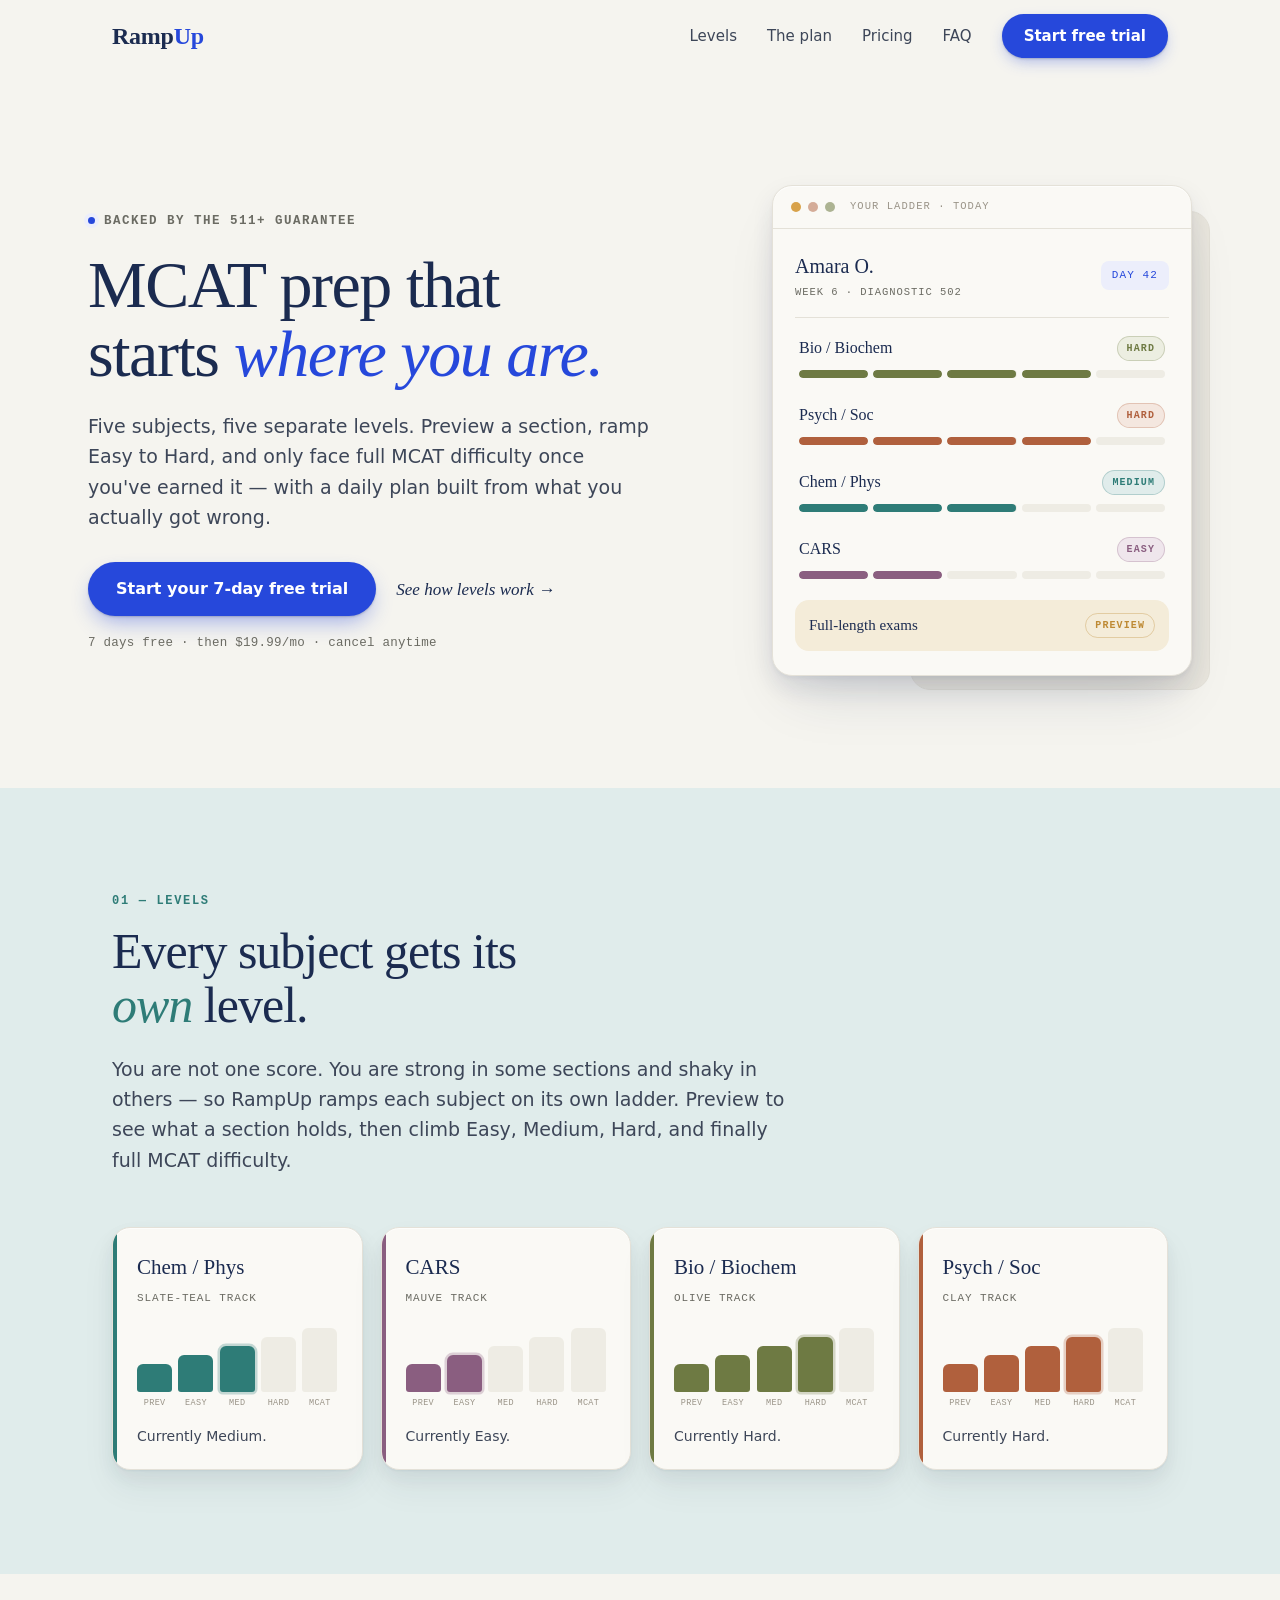
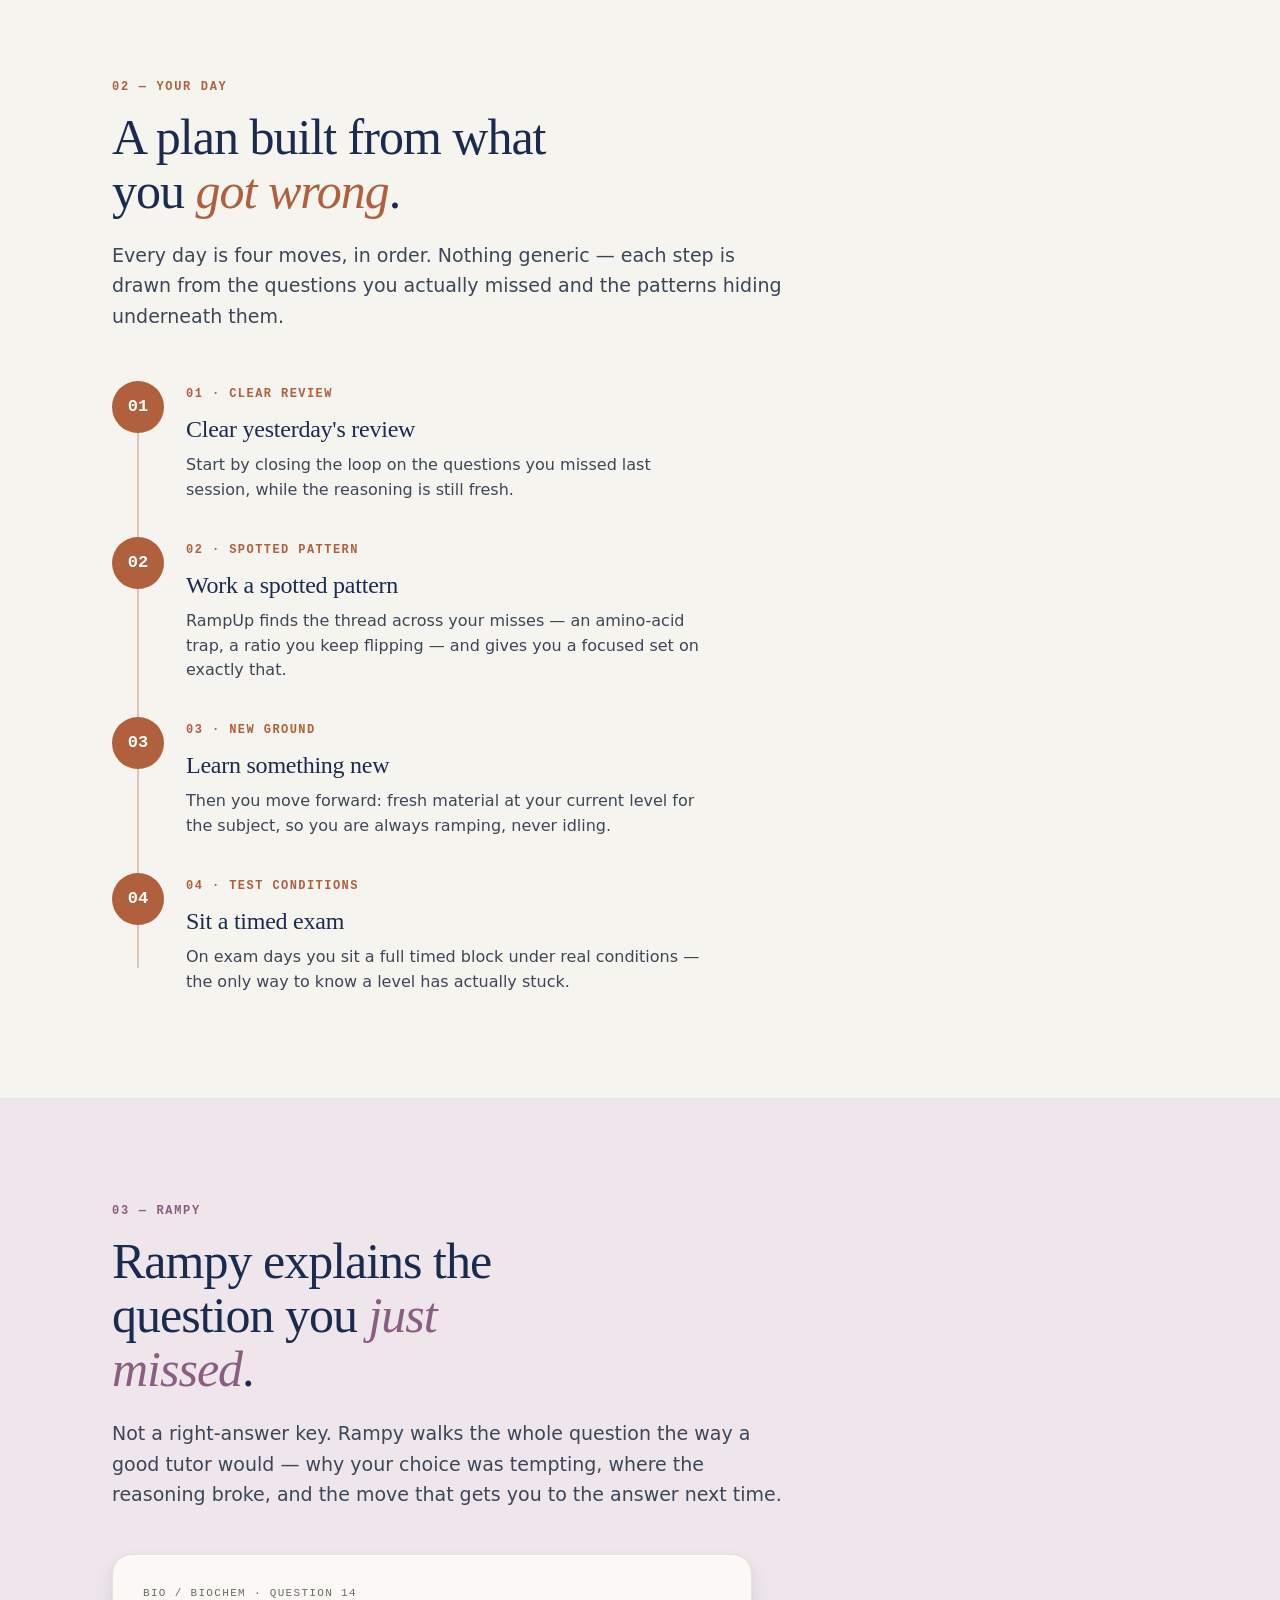
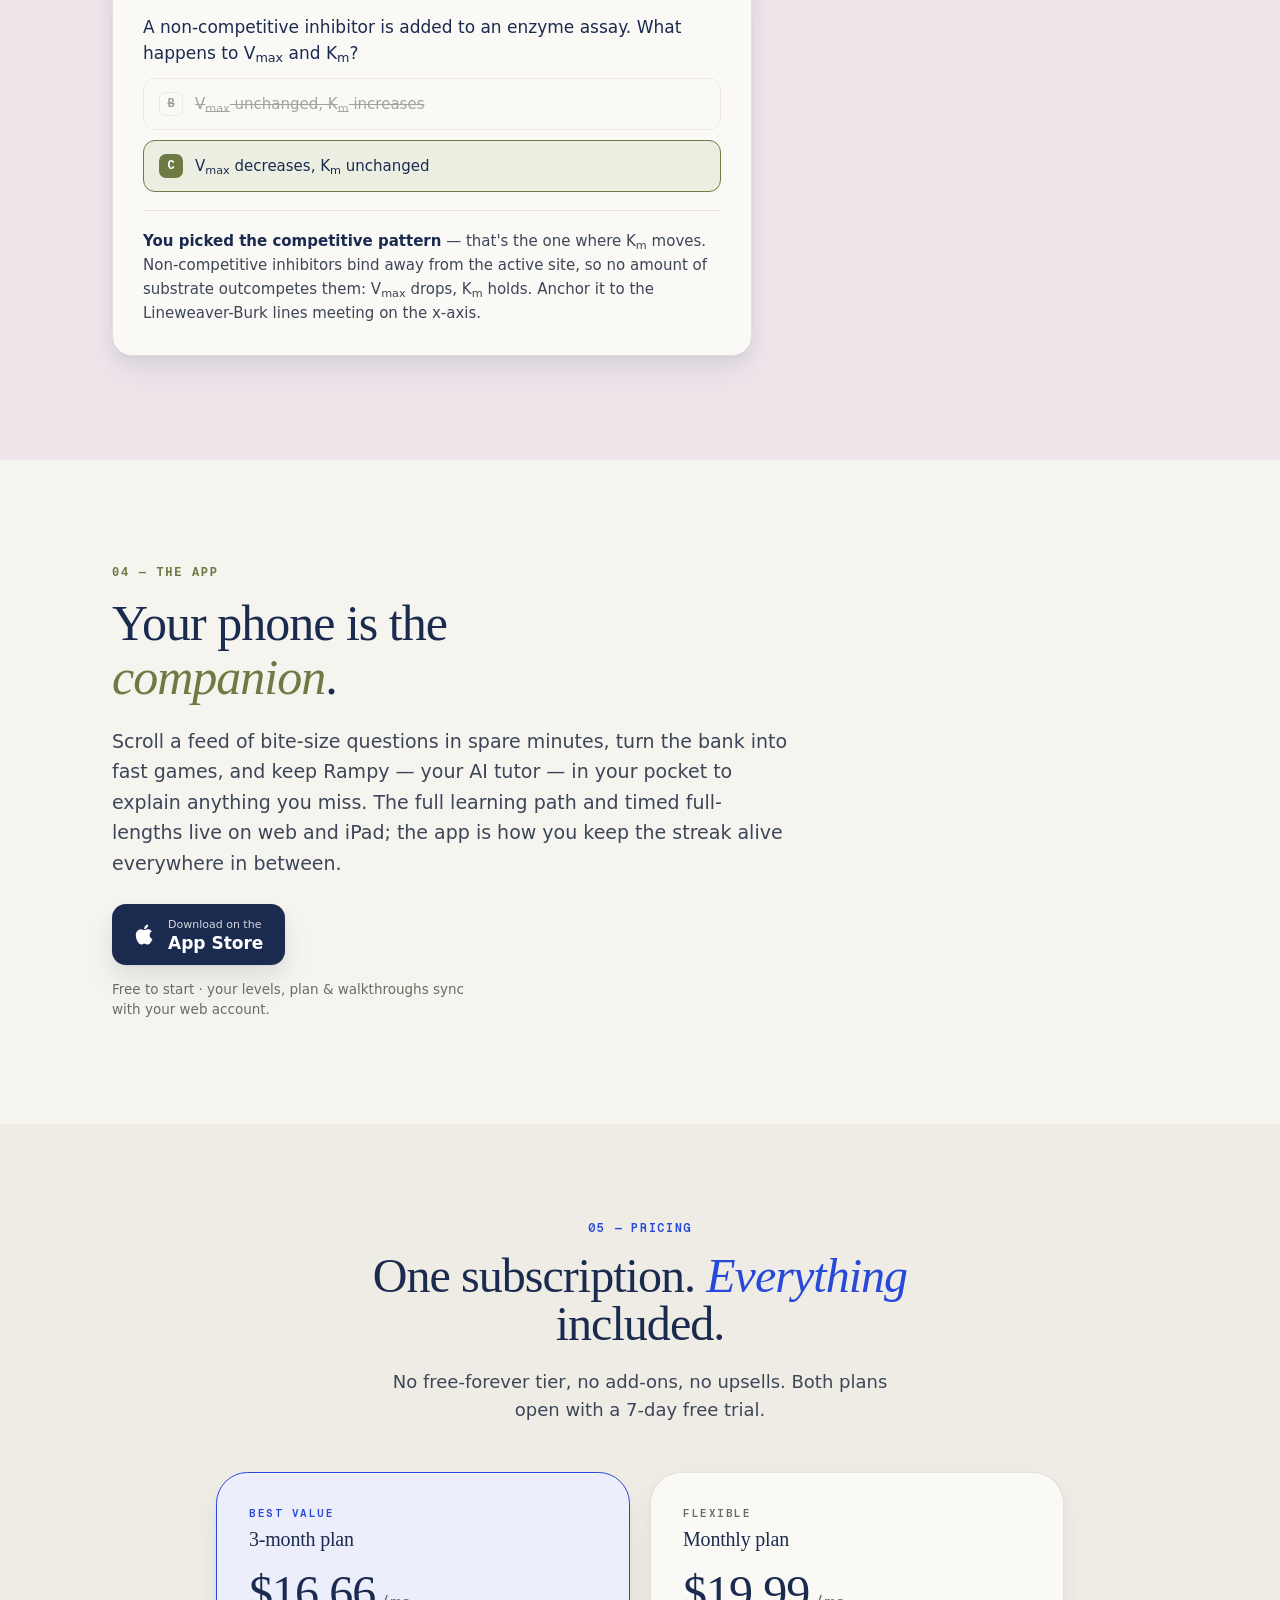
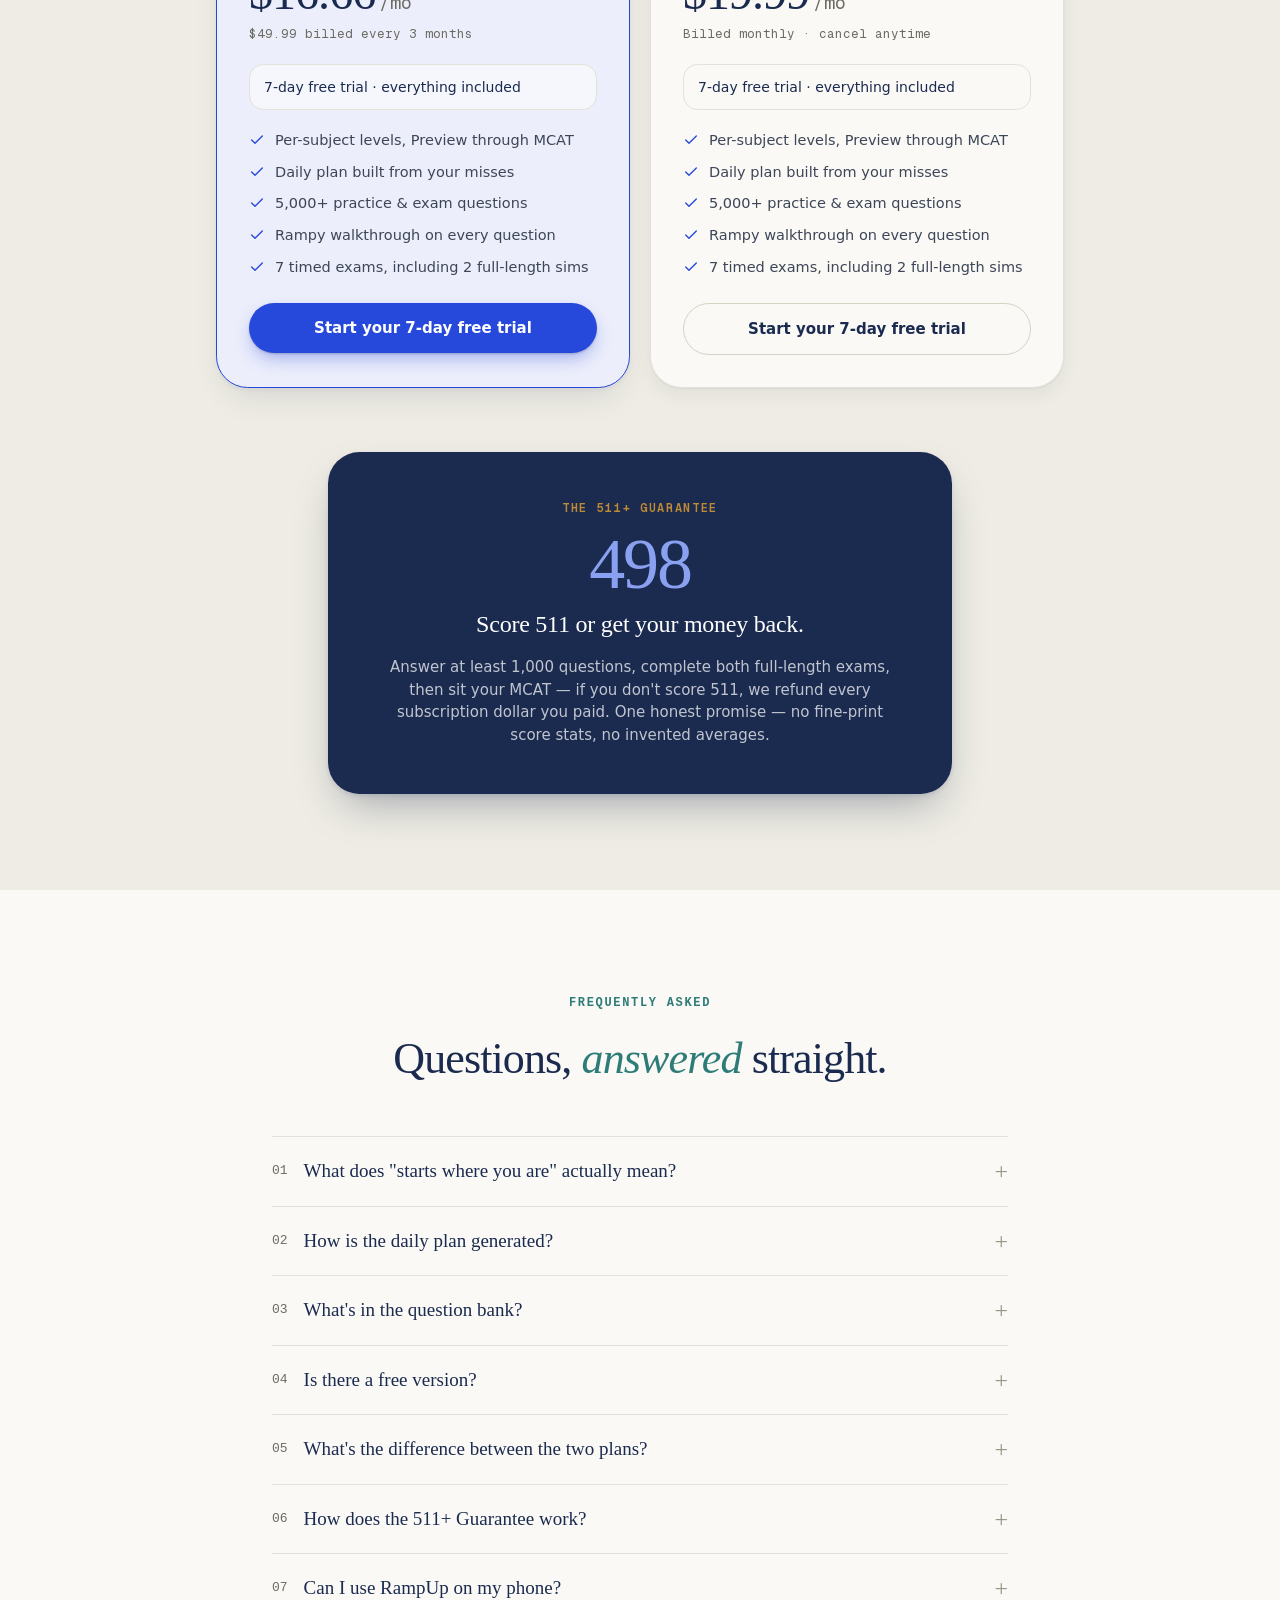
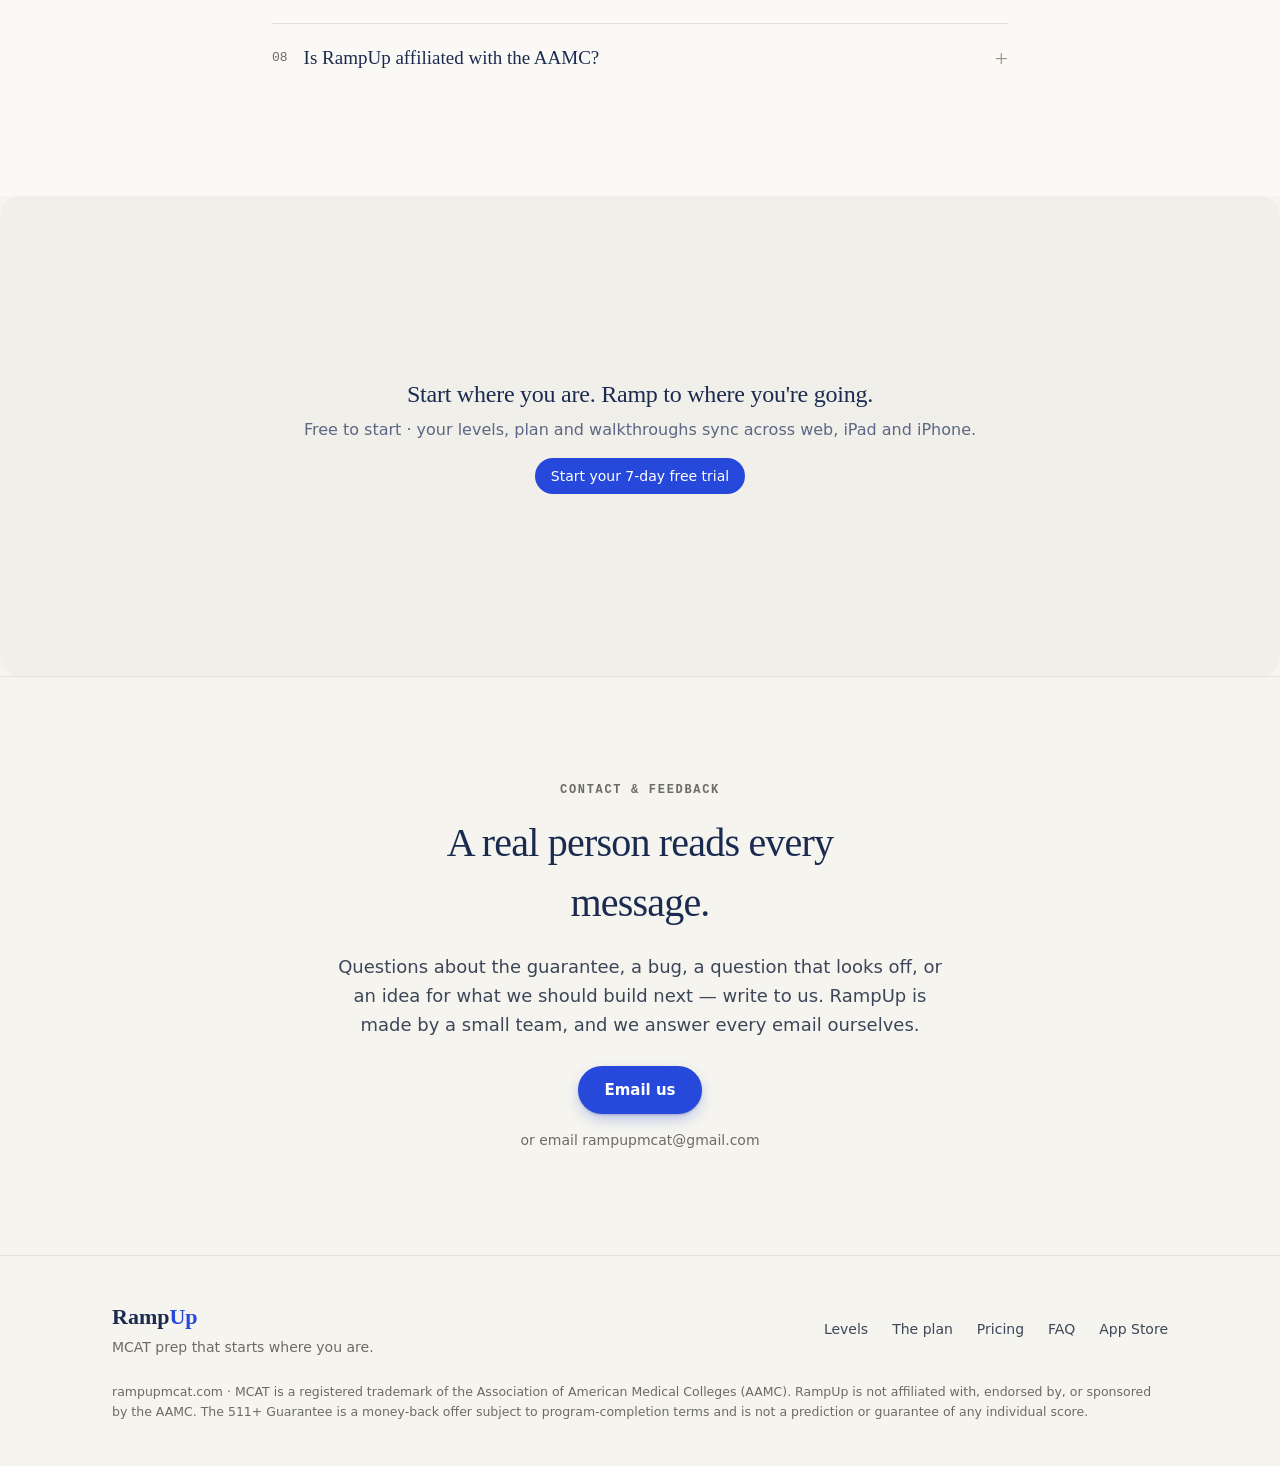
<file: next-preview/index.html>
<!DOCTYPE html><html lang="en" class="geist_a71539c9-module__T19VSG__variable geist_mono_8d43a2aa-module__8Li5zG__variable h-full antialiased"><head><meta charSet="utf-8"/><meta name="viewport" content="width=device-width, initial-scale=1"/><link rel="preload" href="/next-preview/_next/static/media/797e433ab948586e-s.p.0r6juujl39pe6.woff2" as="font" crossorigin="" type="font/woff2"/><link rel="preload" href="/next-preview/_next/static/media/caa3a2e1cccd8315-s.p.0wgildi0cnwt9.woff2" as="font" crossorigin="" type="font/woff2"/><link rel="stylesheet" href="/next-preview/_next/static/chunks/1s0q57b1__ubw.css" data-precedence="next"/><link rel="preload" as="script" fetchPriority="low" href="/next-preview/_next/static/chunks/3l04zcqx63h3y.js"/><script src="/next-preview/_next/static/chunks/2cip_8pq5s96d.js" async=""></script><script src="/next-preview/_next/static/chunks/1mh6a-0e61pyc.js" async=""></script><script src="/next-preview/_next/static/chunks/turbopack-2t8480pe4vy3d.js" async=""></script><script src="/next-preview/_next/static/chunks/3fntmmi971322.js" async=""></script><script src="/next-preview/_next/static/chunks/28x7raaga2c16.js" async=""></script><title>RampUp — MCAT prep that starts where you are</title><meta name="description" content="Every subject starts at its own level, from Preview to MCAT. A daily plan built from what you got wrong, a walkthrough on every miss, spaced review, and timed full-lengths. 7 days free, then $19.99 a month."/><link rel="canonical" href="https://rampupmcat.com/"/><meta property="og:title" content="RampUp — MCAT prep that starts where you are"/><meta property="og:description" content="Every subject starts at its own level, from Preview to MCAT. Biochem can start at Preview while Psych is already at MCAT level. 7 days free."/><meta property="og:url" content="https://rampupmcat.com/"/><meta property="og:site_name" content="RampUp"/><meta property="og:image" content="https://rampupmcat.com/assets/og-card.png"/><meta property="og:image:width" content="1200"/><meta property="og:image:height" content="630"/><meta property="og:type" content="website"/><meta name="twitter:card" content="summary_large_image"/><meta name="twitter:title" content="RampUp — MCAT prep that starts where you are"/><meta name="twitter:description" content="Every subject starts at its own level, from Preview to MCAT. 7 days free, then $19.99 a month."/><meta name="twitter:image" content="https://rampupmcat.com/assets/og-card.png"/><link rel="icon" href="/assets/favicon-32.png"/><link rel="apple-touch-icon" href="/assets/apple-touch-icon.png"/><meta name="next-size-adjust" content=""/><script src="/next-preview/_next/static/chunks/0cz1d0mv5g_q7.js" noModule=""></script></head><body class="min-h-full flex flex-col"><div hidden=""><!--$--><!--/$--></div><div class="scroll-progress" aria-hidden="true"></div><script type="application/ld+json">{"@context":"https://schema.org","@type":"SoftwareApplication","name":"RampUp","applicationCategory":"EducationalApplication","operatingSystem":"Web, iOS","description":"MCAT preparation that sets a separate starting level for every subject, teaches concepts before testing them, and builds a daily plan from what you got wrong.","url":"https://rampupmcat.com/","offers":{"@type":"Offer","price":"19.99","priceCurrency":"USD","description":"Monthly subscription with a 7-day free trial. $49.99 every 3 months also available."}}</script><main id="top" class="min-h-screen"><nav style="position:sticky;top:0;z-index:50;background:rgba(245,244,239,.85);backdrop-filter:saturate(1.1) blur(10px);-webkit-backdrop-filter:saturate(1.1) blur(10px);border-bottom:1px solid transparent;transition:border-color .3s"><div style="max-width:1120px;margin:0 auto;padding:0 32px;height:72px;display:flex;align-items:center;justify-content:space-between"><a href="#top" style="font-family:&#x27;Newsreader&#x27;, Georgia, serif;font-size:24px;font-weight:600;letter-spacing:-.01em;color:#1B2B50;text-decoration:none">Ramp<span style="color:#2648DB">Up</span></a><div style="display:flex;align-items:center;gap:30px"><a href="#levels" class="rampup-navlink" style="color:#3D4658;font-size:15px;font-weight:500;text-decoration:none">Levels</a><a href="#plan" class="rampup-navlink" style="color:#3D4658;font-size:15px;font-weight:500;text-decoration:none">The plan</a><a href="#pricing" class="rampup-navlink" style="color:#3D4658;font-size:15px;font-weight:500;text-decoration:none">Pricing</a><a href="#faq" class="rampup-navlink" style="color:#3D4658;font-size:15px;font-weight:500;text-decoration:none">FAQ</a><a href="/start" style="background:#2648DB;color:#fff;font-weight:600;font-size:15px;border-radius:999px;padding:11px 22px;text-decoration:none;box-shadow:0 1px 2px rgba(27,43,75,.22),0 6px 16px -4px rgba(38,72,219,.4)">Start free trial</a></div></div><style>@media (max-width:820px){.rampup-navlink{display:none}}</style></nav><section id="top" style="background:#F5F4EF;overflow:hidden" class="relative w-full"><style>
        .hero-grid{display:grid;gap:56px 0;align-items:center}
        @media(min-width:1024px){.hero-grid{grid-template-columns:1.08fr .92fr;gap:0 64px}}
        .hero-rise{opacity:0;transform:translateY(14px);animation:heroRise .62s cubic-bezier(.22,1,.36,1) forwards}
        @keyframes heroRise{to{opacity:1;transform:none}}
        @media(prefers-reduced-motion:reduce){.hero-rise{animation:none;opacity:1;transform:none}}
      </style><div class="hero-grid mx-auto max-w-6xl px-6 py-20 sm:py-24 lg:py-28"><div class="max-w-xl"><div class="hero-rise" style="font-family:&#x27;Spline Sans Mono&#x27;, ui-monospace, monospace;font-size:12.5px;font-weight:600;letter-spacing:.12em;text-transform:uppercase;color:#6B6B63;display:inline-flex;align-items:center;gap:9px"><span style="width:7px;height:7px;border-radius:999px;background:#2648DB;box-shadow:0 0 0 4px #ECEEFB"></span>Backed by the 511+ guarantee</div><h1 class="hero-rise" style="font-family:&#x27;Newsreader&#x27;, Georgia, serif;font-weight:500;color:#1B2B50;letter-spacing:-.022em;line-height:1.04;font-size:clamp(40px, 6.2vw, 66px);margin:20px 0 0;text-wrap:balance;animation-delay:.06s">MCAT prep that starts<!-- --> <span style="color:#2648DB;font-style:italic">where you are.</span></h1><p class="hero-rise" style="color:#3D4658;font-size:19px;line-height:1.6;margin:22px 0 0;max-width:54ch;animation-delay:.12s">Five subjects, five separate levels. Preview a section, ramp Easy to Hard, and only face full MCAT difficulty once you&#x27;ve earned it — with a daily plan built from what you actually got wrong.</p><div class="hero-rise" style="display:flex;flex-wrap:wrap;align-items:center;gap:20px;margin-top:30px;animation-delay:.18s"><a href="/start" style="background:#2648DB;color:#fff;font-family:&#x27;Public Sans&#x27;, system-ui, sans-serif;font-weight:600;font-size:16px;border-radius:999px;padding:15px 28px;text-decoration:none;box-shadow:0 1px 2px rgba(27,43,75,.22),0 10px 22px -6px rgba(38,72,219,.45)">Start your 7-day free trial</a><a href="#levels" style="font-family:&#x27;Newsreader&#x27;, Georgia, serif;font-size:17px;color:#1B2B50;text-decoration:none;font-style:italic">See how levels work →</a></div><p class="hero-rise" style="font-family:&#x27;Spline Sans Mono&#x27;, ui-monospace, monospace;font-size:12.5px;color:#6B6B63;letter-spacing:.02em;margin-top:18px;animation-delay:.24s">7 days free · then $19.99/mo · cancel anytime</p></div><div class="hero-rise relative flex justify-center lg:justify-end" style="animation-delay:.16s"><div aria-hidden="true" class="absolute z-0 hidden sm:block" style="top:26px;right:-18px;width:300px;height:calc(100% - 12px);background:#EAE7DE;border:1px solid #E4E1D8;border-radius:20px"></div><div class="relative z-10 w-full max-w-[420px]"><div><div class="w-full max-w-[420px]" style="background:#FAF9F5;border:1px solid #E4E1D8;border-radius:20px;box-shadow:0 2px 4px rgba(27,43,75,.05),0 12px 26px rgba(27,43,75,.10),0 30px 56px -20px rgba(27,43,75,.18), inset 0 1px 0 rgba(255,255,255,.7);overflow:hidden;position:relative;font-family:&#x27;Public Sans&#x27;, ui-sans-serif, system-ui, sans-serif"><span class="shimmer" aria-hidden="true"></span><div style="display:flex;align-items:center;gap:7px;padding:13px 18px;border-bottom:1px solid #E4E1D8"><span style="width:10px;height:10px;border-radius:999px;background:#D8A24A"></span><span style="width:10px;height:10px;border-radius:999px;background:#B0603D;opacity:0.5"></span><span style="width:10px;height:10px;border-radius:999px;background:#6E7A43;opacity:0.55"></span><span style="margin-left:8px;font-family:&#x27;Spline Sans Mono&#x27;, ui-monospace, monospace;font-size:10.5px;letter-spacing:.1em;text-transform:uppercase;color:#9A9488">Your ladder · today</span></div><div style="padding:22px 22px 24px"><div style="display:flex;align-items:center;justify-content:space-between;padding-bottom:16px;border-bottom:1px solid #E4E1D8;margin-bottom:6px"><div><div style="font-family:&#x27;Newsreader&#x27;, Georgia, serif;font-size:20px;font-weight:500;color:#1B2B50">Amara O.</div><div style="font-family:&#x27;Spline Sans Mono&#x27;, ui-monospace, monospace;font-size:10.5px;letter-spacing:.09em;text-transform:uppercase;color:#6B6B63;margin-top:4px">Week 6 · Diagnostic <span>502</span></div></div><div style="font-family:&#x27;Spline Sans Mono&#x27;, ui-monospace, monospace;font-size:11px;font-weight:500;letter-spacing:.1em;padding:6px 11px;border-radius:8px;background:#ECEEFB;color:#2648DB">DAY <span>42</span></div></div><div style="padding:12px 4px 13px"><div style="display:flex;align-items:center;justify-content:space-between;margin-bottom:9px"><span style="font-family:&#x27;Newsreader&#x27;, Georgia, serif;font-size:16px;font-weight:500;color:#1B2B50">Bio / Biochem</span><span style="font-family:&#x27;Spline Sans Mono&#x27;, ui-monospace, monospace;font-size:10px;font-weight:600;letter-spacing:.11em;padding:4px 9px;border-radius:999px;color:#6E7A43;background:#ECEEE1;border:1px solid #6E7A4344">HARD</span></div><div style="display:flex;gap:5px"><i style="height:8px;flex:1;border-radius:4px;background:#EEECE4;position:relative;overflow:hidden"><b class="segfill" style="position:absolute;inset:0;border-radius:4px;background:#6E7A43;transition-delay:0ms"></b></i><i style="height:8px;flex:1;border-radius:4px;background:#EEECE4;position:relative;overflow:hidden"><b class="segfill" style="position:absolute;inset:0;border-radius:4px;background:#6E7A43;transition-delay:55ms"></b></i><i style="height:8px;flex:1;border-radius:4px;background:#EEECE4;position:relative;overflow:hidden"><b class="segfill" style="position:absolute;inset:0;border-radius:4px;background:#6E7A43;transition-delay:110ms"></b></i><i style="height:8px;flex:1;border-radius:4px;background:#EEECE4;position:relative;overflow:hidden"><b class="segfill" style="position:absolute;inset:0;border-radius:4px;background:#6E7A43;transition-delay:165ms"></b></i><i style="height:8px;flex:1;border-radius:4px;background:#EEECE4;position:relative;overflow:hidden"></i></div></div><div style="padding:12px 4px 13px"><div style="display:flex;align-items:center;justify-content:space-between;margin-bottom:9px"><span style="font-family:&#x27;Newsreader&#x27;, Georgia, serif;font-size:16px;font-weight:500;color:#1B2B50">Psych / Soc</span><span style="font-family:&#x27;Spline Sans Mono&#x27;, ui-monospace, monospace;font-size:10px;font-weight:600;letter-spacing:.11em;padding:4px 9px;border-radius:999px;color:#B0603D;background:#F4E7DF;border:1px solid #B0603D44">HARD</span></div><div style="display:flex;gap:5px"><i style="height:8px;flex:1;border-radius:4px;background:#EEECE4;position:relative;overflow:hidden"><b class="segfill" style="position:absolute;inset:0;border-radius:4px;background:#B0603D;transition-delay:275ms"></b></i><i style="height:8px;flex:1;border-radius:4px;background:#EEECE4;position:relative;overflow:hidden"><b class="segfill" style="position:absolute;inset:0;border-radius:4px;background:#B0603D;transition-delay:330ms"></b></i><i style="height:8px;flex:1;border-radius:4px;background:#EEECE4;position:relative;overflow:hidden"><b class="segfill" style="position:absolute;inset:0;border-radius:4px;background:#B0603D;transition-delay:385ms"></b></i><i style="height:8px;flex:1;border-radius:4px;background:#EEECE4;position:relative;overflow:hidden"><b class="segfill" style="position:absolute;inset:0;border-radius:4px;background:#B0603D;transition-delay:440ms"></b></i><i style="height:8px;flex:1;border-radius:4px;background:#EEECE4;position:relative;overflow:hidden"></i></div></div><div style="padding:12px 4px 13px"><div style="display:flex;align-items:center;justify-content:space-between;margin-bottom:9px"><span style="font-family:&#x27;Newsreader&#x27;, Georgia, serif;font-size:16px;font-weight:500;color:#1B2B50">Chem / Phys</span><span style="font-family:&#x27;Spline Sans Mono&#x27;, ui-monospace, monospace;font-size:10px;font-weight:600;letter-spacing:.11em;padding:4px 9px;border-radius:999px;color:#2E7C77;background:#E0ECEB;border:1px solid #2E7C7744">MEDIUM</span></div><div style="display:flex;gap:5px"><i style="height:8px;flex:1;border-radius:4px;background:#EEECE4;position:relative;overflow:hidden"><b class="segfill" style="position:absolute;inset:0;border-radius:4px;background:#2E7C77;transition-delay:550ms"></b></i><i style="height:8px;flex:1;border-radius:4px;background:#EEECE4;position:relative;overflow:hidden"><b class="segfill" style="position:absolute;inset:0;border-radius:4px;background:#2E7C77;transition-delay:605ms"></b></i><i style="height:8px;flex:1;border-radius:4px;background:#EEECE4;position:relative;overflow:hidden"><b class="segfill" style="position:absolute;inset:0;border-radius:4px;background:#2E7C77;transition-delay:660ms"></b></i><i style="height:8px;flex:1;border-radius:4px;background:#EEECE4;position:relative;overflow:hidden"></i><i style="height:8px;flex:1;border-radius:4px;background:#EEECE4;position:relative;overflow:hidden"></i></div></div><div style="padding:12px 4px 13px"><div style="display:flex;align-items:center;justify-content:space-between;margin-bottom:9px"><span style="font-family:&#x27;Newsreader&#x27;, Georgia, serif;font-size:16px;font-weight:500;color:#1B2B50">CARS</span><span style="font-family:&#x27;Spline Sans Mono&#x27;, ui-monospace, monospace;font-size:10px;font-weight:600;letter-spacing:.11em;padding:4px 9px;border-radius:999px;color:#8A5E80;background:#EFE6EC;border:1px solid #8A5E8044">EASY</span></div><div style="display:flex;gap:5px"><i style="height:8px;flex:1;border-radius:4px;background:#EEECE4;position:relative;overflow:hidden"><b class="segfill" style="position:absolute;inset:0;border-radius:4px;background:#8A5E80;transition-delay:825ms"></b></i><i style="height:8px;flex:1;border-radius:4px;background:#EEECE4;position:relative;overflow:hidden"><b class="segfill" style="position:absolute;inset:0;border-radius:4px;background:#8A5E80;transition-delay:880ms"></b></i><i style="height:8px;flex:1;border-radius:4px;background:#EEECE4;position:relative;overflow:hidden"></i><i style="height:8px;flex:1;border-radius:4px;background:#EEECE4;position:relative;overflow:hidden"></i><i style="height:8px;flex:1;border-radius:4px;background:#EEECE4;position:relative;overflow:hidden"></i></div></div><div style="margin-top:8px;padding:13px 14px;border-radius:14px;background:#F4ECD9;display:flex;align-items:center;justify-content:space-between"><span style="font-family:&#x27;Newsreader&#x27;, Georgia, serif;font-size:15px;color:#1B2B50">Full-length exams</span><span style="font-family:&#x27;Spline Sans Mono&#x27;, ui-monospace, monospace;font-size:10px;font-weight:600;letter-spacing:.11em;padding:4px 9px;border-radius:999px;color:#BE8A34;border:1px solid #BE8A3455">PREVIEW</span></div></div></div></div></div></div></div></section><section id="levels" style="background:#E0ECEB;padding:104px 0"><div style="max-width:1120px;margin:0 auto;padding:0 32px"><div><div style="font-family:&#x27;Spline Sans Mono&#x27;, ui-monospace, monospace;font-size:12px;font-weight:600;letter-spacing:.14em;text-transform:uppercase;color:#2E7C77">01 — Levels</div><h2 style="font-family:&#x27;Newsreader&#x27;, Georgia, serif;font-weight:500;font-size:clamp(32px,4.6vw,50px);letter-spacing:-.02em;line-height:1.08;color:#1B2B50;margin:14px 0 0;max-width:18ch">Every subject gets its <em style="font-style:italic;color:#2E7C77">own</em> level.</h2><p style="font-size:19px;line-height:1.6;color:#3D4658;max-width:56ch;margin:22px 0 0">You are not one score. You are strong in some sections and shaky in others — so RampUp ramps each subject on its own ladder. Preview to see what a section holds, then climb Easy, Medium, Hard, and finally full MCAT difficulty.</p></div><div style="display:grid;grid-template-columns:repeat(auto-fit,minmax(240px,1fr));gap:18px;margin-top:52px"><div style="height:100%"><div class="lift" style="background:#FAF9F5;border:1px solid #E4E1D8;border-radius:18px;padding:24px 24px 22px;box-shadow:0 1px 2px rgba(27,43,75,.05),0 8px 18px rgba(27,43,75,.06),0 18px 34px rgba(27,43,75,.06),inset 0 1px 0 rgba(255,255,255,.7);position:relative;overflow:hidden;height:100%"><span style="position:absolute;left:0;top:0;bottom:0;width:4px;background:#2E7C77"></span><div style="font-family:&#x27;Newsreader&#x27;, Georgia, serif;font-size:21px;font-weight:500;color:#1B2B50">Chem / Phys</div><div style="font-family:&#x27;Spline Sans Mono&#x27;, ui-monospace, monospace;font-size:11px;letter-spacing:.08em;text-transform:uppercase;color:#6B6B63;margin-top:6px">Slate-teal track</div><div style="display:flex;align-items:flex-end;gap:6px;margin-top:22px;height:64px"><div style="flex:1;height:100%;position:relative;display:flex;align-items:flex-end"><div class="lvlbar" style="width:100%;height:44%;border-radius:6px 6px 3px 3px;background:#2E7C77;box-shadow:none;transition-delay:0ms"></div><span style="position:absolute;bottom:-18px;left:0;right:0;text-align:center;font-family:&#x27;Spline Sans Mono&#x27;, ui-monospace, monospace;font-size:8.5px;letter-spacing:.04em;text-transform:uppercase;color:#9A9488">Prev</span></div><div style="flex:1;height:100%;position:relative;display:flex;align-items:flex-end"><div class="lvlbar" style="width:100%;height:58%;border-radius:6px 6px 3px 3px;background:#2E7C77;box-shadow:none;transition-delay:70ms"></div><span style="position:absolute;bottom:-18px;left:0;right:0;text-align:center;font-family:&#x27;Spline Sans Mono&#x27;, ui-monospace, monospace;font-size:8.5px;letter-spacing:.04em;text-transform:uppercase;color:#9A9488">Easy</span></div><div style="flex:1;height:100%;position:relative;display:flex;align-items:flex-end"><div class="lvlbar" style="width:100%;height:72%;border-radius:6px 6px 3px 3px;background:#2E7C77;box-shadow:0 0 0 2.5px #2E7C7744;transition-delay:140ms"></div><span style="position:absolute;bottom:-18px;left:0;right:0;text-align:center;font-family:&#x27;Spline Sans Mono&#x27;, ui-monospace, monospace;font-size:8.5px;letter-spacing:.04em;text-transform:uppercase;color:#9A9488">Med</span></div><div style="flex:1;height:100%;position:relative;display:flex;align-items:flex-end"><div class="lvlbar" style="width:100%;height:86%;border-radius:6px 6px 3px 3px;background:#EEECE4;box-shadow:none;transition-delay:210ms"></div><span style="position:absolute;bottom:-18px;left:0;right:0;text-align:center;font-family:&#x27;Spline Sans Mono&#x27;, ui-monospace, monospace;font-size:8.5px;letter-spacing:.04em;text-transform:uppercase;color:#9A9488">Hard</span></div><div style="flex:1;height:100%;position:relative;display:flex;align-items:flex-end"><div class="lvlbar" style="width:100%;height:100%;border-radius:6px 6px 3px 3px;background:#EEECE4;box-shadow:none;transition-delay:280ms"></div><span style="position:absolute;bottom:-18px;left:0;right:0;text-align:center;font-family:&#x27;Spline Sans Mono&#x27;, ui-monospace, monospace;font-size:8.5px;letter-spacing:.04em;text-transform:uppercase;color:#9A9488">MCAT</span></div></div><div style="margin-top:34px;font-size:14px;color:#3D4658">Currently Medium<!-- -->.</div></div></div><div style="height:100%"><div class="lift" style="background:#FAF9F5;border:1px solid #E4E1D8;border-radius:18px;padding:24px 24px 22px;box-shadow:0 1px 2px rgba(27,43,75,.05),0 8px 18px rgba(27,43,75,.06),0 18px 34px rgba(27,43,75,.06),inset 0 1px 0 rgba(255,255,255,.7);position:relative;overflow:hidden;height:100%"><span style="position:absolute;left:0;top:0;bottom:0;width:4px;background:#8A5E80"></span><div style="font-family:&#x27;Newsreader&#x27;, Georgia, serif;font-size:21px;font-weight:500;color:#1B2B50">CARS</div><div style="font-family:&#x27;Spline Sans Mono&#x27;, ui-monospace, monospace;font-size:11px;letter-spacing:.08em;text-transform:uppercase;color:#6B6B63;margin-top:6px">Mauve track</div><div style="display:flex;align-items:flex-end;gap:6px;margin-top:22px;height:64px"><div style="flex:1;height:100%;position:relative;display:flex;align-items:flex-end"><div class="lvlbar" style="width:100%;height:44%;border-radius:6px 6px 3px 3px;background:#8A5E80;box-shadow:none;transition-delay:0ms"></div><span style="position:absolute;bottom:-18px;left:0;right:0;text-align:center;font-family:&#x27;Spline Sans Mono&#x27;, ui-monospace, monospace;font-size:8.5px;letter-spacing:.04em;text-transform:uppercase;color:#9A9488">Prev</span></div><div style="flex:1;height:100%;position:relative;display:flex;align-items:flex-end"><div class="lvlbar" style="width:100%;height:58%;border-radius:6px 6px 3px 3px;background:#8A5E80;box-shadow:0 0 0 2.5px #8A5E8044;transition-delay:70ms"></div><span style="position:absolute;bottom:-18px;left:0;right:0;text-align:center;font-family:&#x27;Spline Sans Mono&#x27;, ui-monospace, monospace;font-size:8.5px;letter-spacing:.04em;text-transform:uppercase;color:#9A9488">Easy</span></div><div style="flex:1;height:100%;position:relative;display:flex;align-items:flex-end"><div class="lvlbar" style="width:100%;height:72%;border-radius:6px 6px 3px 3px;background:#EEECE4;box-shadow:none;transition-delay:140ms"></div><span style="position:absolute;bottom:-18px;left:0;right:0;text-align:center;font-family:&#x27;Spline Sans Mono&#x27;, ui-monospace, monospace;font-size:8.5px;letter-spacing:.04em;text-transform:uppercase;color:#9A9488">Med</span></div><div style="flex:1;height:100%;position:relative;display:flex;align-items:flex-end"><div class="lvlbar" style="width:100%;height:86%;border-radius:6px 6px 3px 3px;background:#EEECE4;box-shadow:none;transition-delay:210ms"></div><span style="position:absolute;bottom:-18px;left:0;right:0;text-align:center;font-family:&#x27;Spline Sans Mono&#x27;, ui-monospace, monospace;font-size:8.5px;letter-spacing:.04em;text-transform:uppercase;color:#9A9488">Hard</span></div><div style="flex:1;height:100%;position:relative;display:flex;align-items:flex-end"><div class="lvlbar" style="width:100%;height:100%;border-radius:6px 6px 3px 3px;background:#EEECE4;box-shadow:none;transition-delay:280ms"></div><span style="position:absolute;bottom:-18px;left:0;right:0;text-align:center;font-family:&#x27;Spline Sans Mono&#x27;, ui-monospace, monospace;font-size:8.5px;letter-spacing:.04em;text-transform:uppercase;color:#9A9488">MCAT</span></div></div><div style="margin-top:34px;font-size:14px;color:#3D4658">Currently Easy<!-- -->.</div></div></div><div style="height:100%"><div class="lift" style="background:#FAF9F5;border:1px solid #E4E1D8;border-radius:18px;padding:24px 24px 22px;box-shadow:0 1px 2px rgba(27,43,75,.05),0 8px 18px rgba(27,43,75,.06),0 18px 34px rgba(27,43,75,.06),inset 0 1px 0 rgba(255,255,255,.7);position:relative;overflow:hidden;height:100%"><span style="position:absolute;left:0;top:0;bottom:0;width:4px;background:#6E7A43"></span><div style="font-family:&#x27;Newsreader&#x27;, Georgia, serif;font-size:21px;font-weight:500;color:#1B2B50">Bio / Biochem</div><div style="font-family:&#x27;Spline Sans Mono&#x27;, ui-monospace, monospace;font-size:11px;letter-spacing:.08em;text-transform:uppercase;color:#6B6B63;margin-top:6px">Olive track</div><div style="display:flex;align-items:flex-end;gap:6px;margin-top:22px;height:64px"><div style="flex:1;height:100%;position:relative;display:flex;align-items:flex-end"><div class="lvlbar" style="width:100%;height:44%;border-radius:6px 6px 3px 3px;background:#6E7A43;box-shadow:none;transition-delay:0ms"></div><span style="position:absolute;bottom:-18px;left:0;right:0;text-align:center;font-family:&#x27;Spline Sans Mono&#x27;, ui-monospace, monospace;font-size:8.5px;letter-spacing:.04em;text-transform:uppercase;color:#9A9488">Prev</span></div><div style="flex:1;height:100%;position:relative;display:flex;align-items:flex-end"><div class="lvlbar" style="width:100%;height:58%;border-radius:6px 6px 3px 3px;background:#6E7A43;box-shadow:none;transition-delay:70ms"></div><span style="position:absolute;bottom:-18px;left:0;right:0;text-align:center;font-family:&#x27;Spline Sans Mono&#x27;, ui-monospace, monospace;font-size:8.5px;letter-spacing:.04em;text-transform:uppercase;color:#9A9488">Easy</span></div><div style="flex:1;height:100%;position:relative;display:flex;align-items:flex-end"><div class="lvlbar" style="width:100%;height:72%;border-radius:6px 6px 3px 3px;background:#6E7A43;box-shadow:none;transition-delay:140ms"></div><span style="position:absolute;bottom:-18px;left:0;right:0;text-align:center;font-family:&#x27;Spline Sans Mono&#x27;, ui-monospace, monospace;font-size:8.5px;letter-spacing:.04em;text-transform:uppercase;color:#9A9488">Med</span></div><div style="flex:1;height:100%;position:relative;display:flex;align-items:flex-end"><div class="lvlbar" style="width:100%;height:86%;border-radius:6px 6px 3px 3px;background:#6E7A43;box-shadow:0 0 0 2.5px #6E7A4344;transition-delay:210ms"></div><span style="position:absolute;bottom:-18px;left:0;right:0;text-align:center;font-family:&#x27;Spline Sans Mono&#x27;, ui-monospace, monospace;font-size:8.5px;letter-spacing:.04em;text-transform:uppercase;color:#9A9488">Hard</span></div><div style="flex:1;height:100%;position:relative;display:flex;align-items:flex-end"><div class="lvlbar" style="width:100%;height:100%;border-radius:6px 6px 3px 3px;background:#EEECE4;box-shadow:none;transition-delay:280ms"></div><span style="position:absolute;bottom:-18px;left:0;right:0;text-align:center;font-family:&#x27;Spline Sans Mono&#x27;, ui-monospace, monospace;font-size:8.5px;letter-spacing:.04em;text-transform:uppercase;color:#9A9488">MCAT</span></div></div><div style="margin-top:34px;font-size:14px;color:#3D4658">Currently Hard<!-- -->.</div></div></div><div style="height:100%"><div class="lift" style="background:#FAF9F5;border:1px solid #E4E1D8;border-radius:18px;padding:24px 24px 22px;box-shadow:0 1px 2px rgba(27,43,75,.05),0 8px 18px rgba(27,43,75,.06),0 18px 34px rgba(27,43,75,.06),inset 0 1px 0 rgba(255,255,255,.7);position:relative;overflow:hidden;height:100%"><span style="position:absolute;left:0;top:0;bottom:0;width:4px;background:#B0603D"></span><div style="font-family:&#x27;Newsreader&#x27;, Georgia, serif;font-size:21px;font-weight:500;color:#1B2B50">Psych / Soc</div><div style="font-family:&#x27;Spline Sans Mono&#x27;, ui-monospace, monospace;font-size:11px;letter-spacing:.08em;text-transform:uppercase;color:#6B6B63;margin-top:6px">Clay track</div><div style="display:flex;align-items:flex-end;gap:6px;margin-top:22px;height:64px"><div style="flex:1;height:100%;position:relative;display:flex;align-items:flex-end"><div class="lvlbar" style="width:100%;height:44%;border-radius:6px 6px 3px 3px;background:#B0603D;box-shadow:none;transition-delay:0ms"></div><span style="position:absolute;bottom:-18px;left:0;right:0;text-align:center;font-family:&#x27;Spline Sans Mono&#x27;, ui-monospace, monospace;font-size:8.5px;letter-spacing:.04em;text-transform:uppercase;color:#9A9488">Prev</span></div><div style="flex:1;height:100%;position:relative;display:flex;align-items:flex-end"><div class="lvlbar" style="width:100%;height:58%;border-radius:6px 6px 3px 3px;background:#B0603D;box-shadow:none;transition-delay:70ms"></div><span style="position:absolute;bottom:-18px;left:0;right:0;text-align:center;font-family:&#x27;Spline Sans Mono&#x27;, ui-monospace, monospace;font-size:8.5px;letter-spacing:.04em;text-transform:uppercase;color:#9A9488">Easy</span></div><div style="flex:1;height:100%;position:relative;display:flex;align-items:flex-end"><div class="lvlbar" style="width:100%;height:72%;border-radius:6px 6px 3px 3px;background:#B0603D;box-shadow:none;transition-delay:140ms"></div><span style="position:absolute;bottom:-18px;left:0;right:0;text-align:center;font-family:&#x27;Spline Sans Mono&#x27;, ui-monospace, monospace;font-size:8.5px;letter-spacing:.04em;text-transform:uppercase;color:#9A9488">Med</span></div><div style="flex:1;height:100%;position:relative;display:flex;align-items:flex-end"><div class="lvlbar" style="width:100%;height:86%;border-radius:6px 6px 3px 3px;background:#B0603D;box-shadow:0 0 0 2.5px #B0603D44;transition-delay:210ms"></div><span style="position:absolute;bottom:-18px;left:0;right:0;text-align:center;font-family:&#x27;Spline Sans Mono&#x27;, ui-monospace, monospace;font-size:8.5px;letter-spacing:.04em;text-transform:uppercase;color:#9A9488">Hard</span></div><div style="flex:1;height:100%;position:relative;display:flex;align-items:flex-end"><div class="lvlbar" style="width:100%;height:100%;border-radius:6px 6px 3px 3px;background:#EEECE4;box-shadow:none;transition-delay:280ms"></div><span style="position:absolute;bottom:-18px;left:0;right:0;text-align:center;font-family:&#x27;Spline Sans Mono&#x27;, ui-monospace, monospace;font-size:8.5px;letter-spacing:.04em;text-transform:uppercase;color:#9A9488">MCAT</span></div></div><div style="margin-top:34px;font-size:14px;color:#3D4658">Currently Hard<!-- -->.</div></div></div></div></div></section><section id="plan" style="background:#F5F4EF;padding:104px 0"><div style="max-width:1120px;margin:0 auto;padding:0 32px"><div><div style="font-family:&#x27;Spline Sans Mono&#x27;, ui-monospace, monospace;font-size:12px;font-weight:600;letter-spacing:.14em;text-transform:uppercase;color:#B0603D">02 — Your day</div><h2 style="font-family:&#x27;Newsreader&#x27;, Georgia, serif;font-weight:500;font-size:clamp(32px,4.6vw,50px);letter-spacing:-.02em;line-height:1.08;color:#1B2B50;margin:14px 0 0;max-width:18ch">A plan built from what you <em style="font-style:italic;color:#B0603D">got wrong</em>.</h2><p style="font-size:19px;line-height:1.6;color:#3D4658;max-width:56ch;margin:22px 0 0">Every day is four moves, in order. Nothing generic — each step is drawn from the questions you actually missed and the patterns hiding underneath them.</p></div><div style="margin-top:50px;position:relative"><span class="spine" aria-hidden="true" style="position:absolute;left:25px;top:26px;bottom:26px;width:2px;background:#B0603D55"></span><div style="display:flex;gap:22px;padding-bottom:34px;position:relative"><div style="position:relative;flex:none"><div class="tl-dot" style="width:52px;height:52px;border-radius:50%;background:#B0603D;color:#fff;display:flex;align-items:center;justify-content:center;font-family:&#x27;Spline Sans Mono&#x27;, ui-monospace, monospace;font-weight:700;font-size:17px;transition-delay:0ms">01</div></div><div style="padding-top:4px"><div style="font-family:&#x27;Spline Sans Mono&#x27;, ui-monospace, monospace;font-size:12px;letter-spacing:.12em;color:#B0603D;font-weight:600">01 · CLEAR REVIEW</div><h3 style="font-family:&#x27;Newsreader&#x27;, Georgia, serif;font-size:24px;font-weight:500;color:#1B2B50;margin:8px 0 6px">Clear yesterday&#x27;s review</h3><p style="font-size:16px;color:#3D4658;line-height:1.55;max-width:52ch">Start by closing the loop on the questions you missed last session, while the reasoning is still fresh.</p></div></div><div style="display:flex;gap:22px;padding-bottom:34px;position:relative"><div style="position:relative;flex:none"><div class="tl-dot" style="width:52px;height:52px;border-radius:50%;background:#B0603D;color:#fff;display:flex;align-items:center;justify-content:center;font-family:&#x27;Spline Sans Mono&#x27;, ui-monospace, monospace;font-weight:700;font-size:17px;transition-delay:130ms">02</div></div><div style="padding-top:4px"><div style="font-family:&#x27;Spline Sans Mono&#x27;, ui-monospace, monospace;font-size:12px;letter-spacing:.12em;color:#B0603D;font-weight:600">02 · SPOTTED PATTERN</div><h3 style="font-family:&#x27;Newsreader&#x27;, Georgia, serif;font-size:24px;font-weight:500;color:#1B2B50;margin:8px 0 6px">Work a spotted pattern</h3><p style="font-size:16px;color:#3D4658;line-height:1.55;max-width:52ch">RampUp finds the thread across your misses — an amino-acid trap, a ratio you keep flipping — and gives you a focused set on exactly that.</p></div></div><div style="display:flex;gap:22px;padding-bottom:34px;position:relative"><div style="position:relative;flex:none"><div class="tl-dot" style="width:52px;height:52px;border-radius:50%;background:#B0603D;color:#fff;display:flex;align-items:center;justify-content:center;font-family:&#x27;Spline Sans Mono&#x27;, ui-monospace, monospace;font-weight:700;font-size:17px;transition-delay:260ms">03</div></div><div style="padding-top:4px"><div style="font-family:&#x27;Spline Sans Mono&#x27;, ui-monospace, monospace;font-size:12px;letter-spacing:.12em;color:#B0603D;font-weight:600">03 · NEW GROUND</div><h3 style="font-family:&#x27;Newsreader&#x27;, Georgia, serif;font-size:24px;font-weight:500;color:#1B2B50;margin:8px 0 6px">Learn something new</h3><p style="font-size:16px;color:#3D4658;line-height:1.55;max-width:52ch">Then you move forward: fresh material at your current level for the subject, so you are always ramping, never idling.</p></div></div><div style="display:flex;gap:22px;padding-bottom:0;position:relative"><div style="position:relative;flex:none"><div class="tl-dot" style="width:52px;height:52px;border-radius:50%;background:#B0603D;color:#fff;display:flex;align-items:center;justify-content:center;font-family:&#x27;Spline Sans Mono&#x27;, ui-monospace, monospace;font-weight:700;font-size:17px;transition-delay:390ms">04</div></div><div style="padding-top:4px"><div style="font-family:&#x27;Spline Sans Mono&#x27;, ui-monospace, monospace;font-size:12px;letter-spacing:.12em;color:#B0603D;font-weight:600">04 · TEST CONDITIONS</div><h3 style="font-family:&#x27;Newsreader&#x27;, Georgia, serif;font-size:24px;font-weight:500;color:#1B2B50;margin:8px 0 6px">Sit a timed exam</h3><p style="font-size:16px;color:#3D4658;line-height:1.55;max-width:52ch">On exam days you sit a full timed block under real conditions — the only way to know a level has actually stuck.</p></div></div></div></div></section><section style="background:#EFE6EC;padding:104px 0"><div style="max-width:1120px;margin:0 auto;padding:0 32px"><div><div style="font-family:&#x27;Spline Sans Mono&#x27;, ui-monospace, monospace;font-size:12px;font-weight:600;letter-spacing:.14em;text-transform:uppercase;color:#8A5E80">03 — Rampy</div><h2 style="font-family:&#x27;Newsreader&#x27;, Georgia, serif;font-weight:500;font-size:clamp(32px,4.6vw,50px);letter-spacing:-.02em;line-height:1.08;color:#1B2B50;margin:14px 0 0;max-width:18ch">Rampy explains the question you <em style="font-style:italic;color:#8A5E80">just missed</em>.</h2><p style="font-size:19px;line-height:1.6;color:#3D4658;max-width:56ch;margin:22px 0 0">Not a right-answer key. Rampy walks the whole question the way a good tutor would — why your choice was tempting, where the reasoning broke, and the move that gets you to the answer next time.</p></div><div style="max-width:640px;margin-top:44px;background:#FAF9F5;border:1px solid #E4E1D8;border-radius:20px;box-shadow:0 1px 2px rgba(27,43,75,.05),0 8px 18px rgba(27,43,75,.06),0 18px 34px rgba(27,43,75,.06),inset 0 1px 0 rgba(255,255,255,.7);padding:30px"><div style="font-family:&#x27;Spline Sans Mono&#x27;, ui-monospace, monospace;font-size:11px;letter-spacing:.12em;text-transform:uppercase;color:#6B6B63;margin-bottom:14px">Bio / Biochem · Question 14</div><div style="font-size:17px;line-height:1.5;color:#1B2B50;font-weight:500">A non-competitive inhibitor is added to an enzyme assay. What happens to V<sub>max</sub> and K<sub>m</sub>?</div><div style="display:flex;gap:12px;align-items:center;padding:13px 15px;border:1.5px solid #E4E1D8;border-radius:12px;margin-top:12px;color:#6B6B63;opacity:0.6;text-decoration:line-through;font-size:15px"><span style="font-family:&#x27;Spline Sans Mono&#x27;, ui-monospace, monospace;font-size:12px;font-weight:600;width:24px;height:24px;display:flex;align-items:center;justify-content:center;border:1.5px solid #E4E1D8;border-radius:7px">B</span><span>V<sub>max</sub> unchanged, K<sub>m</sub> increases</span></div><div style="display:flex;gap:12px;align-items:center;padding:13px 15px;border:1.5px solid #6E7A43;background:#ECEEE1;border-radius:12px;margin-top:10px;color:#1B2B50;font-size:15px"><span style="font-family:&#x27;Spline Sans Mono&#x27;, ui-monospace, monospace;font-size:12px;font-weight:600;width:24px;height:24px;display:flex;align-items:center;justify-content:center;background:#6E7A43;color:#fff;border-radius:7px">C</span><span>V<sub>max</sub> decreases, K<sub>m</sub> unchanged</span></div><div style="margin-top:18px;padding-top:18px;border-top:1px solid #E4E1D8;font-size:15px;line-height:1.6;color:#3D4658"><b style="color:#1B2B50">You picked the competitive pattern</b> — that&#x27;s the one where K<sub>m</sub> moves. Non-competitive inhibitors bind away from the active site, so no amount of substrate outcompetes them: V<sub>max</sub> drops, K<sub>m</sub> holds. Anchor it to the Lineweaver-Burk lines meeting on the x-axis.</div></div></div></section><section style="background:#F5F4EF;padding:104px 0"><div style="max-width:1120px;margin:0 auto;padding:0 32px"><div><div style="font-family:&#x27;Spline Sans Mono&#x27;, ui-monospace, monospace;font-size:12px;font-weight:600;letter-spacing:.14em;text-transform:uppercase;color:#6E7A43">04 — The app</div><h2 style="font-family:&#x27;Newsreader&#x27;, Georgia, serif;font-weight:500;font-size:clamp(32px,4.6vw,50px);letter-spacing:-.02em;line-height:1.08;color:#1B2B50;margin:14px 0 0;max-width:18ch">Your phone is the <em style="font-style:italic;color:#6E7A43">companion</em>.</h2><p style="font-size:19px;line-height:1.6;color:#3D4658;max-width:56ch;margin:22px 0 0">Scroll a feed of bite-size questions in spare minutes, turn the bank into fast games, and keep Rampy — your AI tutor — in your pocket to explain anything you miss. The full learning path and timed full-lengths live on web and iPad; the app is how you keep the streak alive everywhere in between.</p><a href="https://apps.apple.com/app/id6786968475" style="display:inline-flex;align-items:center;gap:12px;background:#1B2B50;color:#fff;border-radius:14px;padding:13px 22px;margin-top:26px;text-decoration:none;box-shadow:0 1px 2px rgba(27,43,75,.05),0 8px 18px rgba(27,43,75,.06),0 18px 34px rgba(27,43,75,.06)"><svg width="22" height="22" viewBox="0 0 24 24" fill="#fff"><path d="M17.05 12.04c-.03-2.8 2.29-4.14 2.39-4.2-1.3-1.9-3.33-2.17-4.05-2.2-1.72-.17-3.36 1.01-4.23 1.01-.87 0-2.22-.99-3.65-.96-1.88.03-3.61 1.09-4.58 2.77-1.95 3.39-.5 8.41 1.4 11.16.93 1.35 2.04 2.86 3.5 2.81 1.4-.06 1.93-.9 3.62-.9 1.69 0 2.17.9 3.65.87 1.51-.03 2.46-1.38 3.38-2.73 1.06-1.56 1.5-3.07 1.52-3.15-.03-.01-2.92-1.12-2.95-4.44zM14.28 4.02c.77-.93 1.29-2.23 1.15-3.52-1.11.045-2.46.74-3.25 1.67-.71.82-1.33 2.14-1.16 3.4 1.24.1 2.5-.63 3.26-1.55z"></path></svg><span><span style="display:block;font-size:11px;opacity:0.82">Download on the</span><span style="display:block;font-size:17px;font-weight:700;line-height:1.1">App Store</span></span></a><p style="font-size:13.5px;color:#6B6B63;margin-top:14px;max-width:44ch;line-height:1.5">Free to start · your levels, plan &amp; walkthroughs sync with your web account.</p></div></div></section><section id="pricing" style="background:#EEECE4" class="py-24"><div class="mx-auto max-w-4xl px-6 text-center"><div><div class="font-mono text-xs font-semibold uppercase tracking-[.14em]" style="color:#2648DB">05 — Pricing</div><h2 class="mx-auto mt-4 max-w-xl font-serif text-4xl font-medium sm:text-5xl" style="color:#1B2B50;letter-spacing:-.02em">One subscription. <em style="color:#2648DB;font-style:italic">Everything</em> included.</h2><p class="mx-auto mt-5 max-w-lg text-lg" style="color:#3D4658">No free-forever tier, no add-ons, no upsells. Both plans open with a 7-day free trial.</p></div><div class="mt-12 flex flex-col gap-5 text-left sm:flex-row"><div class="lift flex-1 rounded-3xl p-8" style="background:#ECEEFB;border:1.5px solid #2648DB;box-shadow:0 2px 4px rgba(27,43,75,.05),0 16px 34px -12px rgba(27,43,75,.14), inset 0 1px 0 rgba(255,255,255,.7)"><div class="flex items-center justify-between"><span class="font-mono text-[11px] font-semibold uppercase tracking-[.14em]" style="color:#2648DB">Best value</span></div><h3 class="mt-1 font-serif text-xl font-medium" style="color:#1B2B50">3-month plan</h3><div class="mt-4 flex items-baseline gap-1"><span class="font-serif text-5xl font-medium tabular-nums" style="color:#1B2B50;letter-spacing:-.02em">$16.66</span><span class="font-mono text-lg" style="color:#6B6B63">/mo</span></div><p class="mt-2 font-mono text-[12.5px]" style="color:#6B6B63">$49.99 billed every 3 months</p><div class="my-5 rounded-lg border px-3.5 py-3 text-sm font-medium" style="color:#1B2B50;border-color:#E4E1D8;background:rgba(255,255,255,.55)">7-day free trial · everything included</div><ul class="mb-6 space-y-2.5"><li class="flex items-start gap-2.5 text-[14.5px]" style="color:#3D4658"><svg xmlns="http://www.w3.org/2000/svg" width="24" height="24" viewBox="0 0 24 24" fill="none" stroke="currentColor" stroke-width="2" stroke-linecap="round" stroke-linejoin="round" class="lucide lucide-check mt-0.5 h-4 w-4 shrink-0" aria-hidden="true" style="color:#2648DB"><path d="M20 6 9 17l-5-5"></path></svg>Per-subject levels, Preview through MCAT</li><li class="flex items-start gap-2.5 text-[14.5px]" style="color:#3D4658"><svg xmlns="http://www.w3.org/2000/svg" width="24" height="24" viewBox="0 0 24 24" fill="none" stroke="currentColor" stroke-width="2" stroke-linecap="round" stroke-linejoin="round" class="lucide lucide-check mt-0.5 h-4 w-4 shrink-0" aria-hidden="true" style="color:#2648DB"><path d="M20 6 9 17l-5-5"></path></svg>Daily plan built from your misses</li><li class="flex items-start gap-2.5 text-[14.5px]" style="color:#3D4658"><svg xmlns="http://www.w3.org/2000/svg" width="24" height="24" viewBox="0 0 24 24" fill="none" stroke="currentColor" stroke-width="2" stroke-linecap="round" stroke-linejoin="round" class="lucide lucide-check mt-0.5 h-4 w-4 shrink-0" aria-hidden="true" style="color:#2648DB"><path d="M20 6 9 17l-5-5"></path></svg>5,000+ practice &amp; exam questions</li><li class="flex items-start gap-2.5 text-[14.5px]" style="color:#3D4658"><svg xmlns="http://www.w3.org/2000/svg" width="24" height="24" viewBox="0 0 24 24" fill="none" stroke="currentColor" stroke-width="2" stroke-linecap="round" stroke-linejoin="round" class="lucide lucide-check mt-0.5 h-4 w-4 shrink-0" aria-hidden="true" style="color:#2648DB"><path d="M20 6 9 17l-5-5"></path></svg>Rampy walkthrough on every question</li><li class="flex items-start gap-2.5 text-[14.5px]" style="color:#3D4658"><svg xmlns="http://www.w3.org/2000/svg" width="24" height="24" viewBox="0 0 24 24" fill="none" stroke="currentColor" stroke-width="2" stroke-linecap="round" stroke-linejoin="round" class="lucide lucide-check mt-0.5 h-4 w-4 shrink-0" aria-hidden="true" style="color:#2648DB"><path d="M20 6 9 17l-5-5"></path></svg>7 timed exams, including 2 full-length sims</li></ul><a href="/start" class="block w-full rounded-full py-3.5 text-center text-[15px] font-semibold transition-transform hover:-translate-y-0.5" style="background:#2648DB;color:#fff;box-shadow:0 1px 2px rgba(27,43,75,.22),0 8px 18px -4px rgba(38,72,219,.42)">Start your 7-day free trial</a></div><div class="lift flex-1 rounded-3xl p-8" style="background:#FAF9F5;border:1px solid #E4E1D8;box-shadow:0 1px 2px rgba(27,43,75,.05),0 8px 18px rgba(27,43,75,.06), inset 0 1px 0 rgba(255,255,255,.7)"><div class="flex items-center justify-between"><span class="font-mono text-[11px] font-semibold uppercase tracking-[.14em]" style="color:#6B6B63">Flexible</span></div><h3 class="mt-1 font-serif text-xl font-medium" style="color:#1B2B50">Monthly plan</h3><div class="mt-4 flex items-baseline gap-1"><span class="font-serif text-5xl font-medium tabular-nums" style="color:#1B2B50;letter-spacing:-.02em">$19.99</span><span class="font-mono text-lg" style="color:#6B6B63">/mo</span></div><p class="mt-2 font-mono text-[12.5px]" style="color:#6B6B63">Billed monthly · cancel anytime</p><div class="my-5 rounded-lg border px-3.5 py-3 text-sm font-medium" style="color:#1B2B50;border-color:#E4E1D8;background:#FAF9F5">7-day free trial · everything included</div><ul class="mb-6 space-y-2.5"><li class="flex items-start gap-2.5 text-[14.5px]" style="color:#3D4658"><svg xmlns="http://www.w3.org/2000/svg" width="24" height="24" viewBox="0 0 24 24" fill="none" stroke="currentColor" stroke-width="2" stroke-linecap="round" stroke-linejoin="round" class="lucide lucide-check mt-0.5 h-4 w-4 shrink-0" aria-hidden="true" style="color:#2648DB"><path d="M20 6 9 17l-5-5"></path></svg>Per-subject levels, Preview through MCAT</li><li class="flex items-start gap-2.5 text-[14.5px]" style="color:#3D4658"><svg xmlns="http://www.w3.org/2000/svg" width="24" height="24" viewBox="0 0 24 24" fill="none" stroke="currentColor" stroke-width="2" stroke-linecap="round" stroke-linejoin="round" class="lucide lucide-check mt-0.5 h-4 w-4 shrink-0" aria-hidden="true" style="color:#2648DB"><path d="M20 6 9 17l-5-5"></path></svg>Daily plan built from your misses</li><li class="flex items-start gap-2.5 text-[14.5px]" style="color:#3D4658"><svg xmlns="http://www.w3.org/2000/svg" width="24" height="24" viewBox="0 0 24 24" fill="none" stroke="currentColor" stroke-width="2" stroke-linecap="round" stroke-linejoin="round" class="lucide lucide-check mt-0.5 h-4 w-4 shrink-0" aria-hidden="true" style="color:#2648DB"><path d="M20 6 9 17l-5-5"></path></svg>5,000+ practice &amp; exam questions</li><li class="flex items-start gap-2.5 text-[14.5px]" style="color:#3D4658"><svg xmlns="http://www.w3.org/2000/svg" width="24" height="24" viewBox="0 0 24 24" fill="none" stroke="currentColor" stroke-width="2" stroke-linecap="round" stroke-linejoin="round" class="lucide lucide-check mt-0.5 h-4 w-4 shrink-0" aria-hidden="true" style="color:#2648DB"><path d="M20 6 9 17l-5-5"></path></svg>Rampy walkthrough on every question</li><li class="flex items-start gap-2.5 text-[14.5px]" style="color:#3D4658"><svg xmlns="http://www.w3.org/2000/svg" width="24" height="24" viewBox="0 0 24 24" fill="none" stroke="currentColor" stroke-width="2" stroke-linecap="round" stroke-linejoin="round" class="lucide lucide-check mt-0.5 h-4 w-4 shrink-0" aria-hidden="true" style="color:#2648DB"><path d="M20 6 9 17l-5-5"></path></svg>7 timed exams, including 2 full-length sims</li></ul><a href="/start" class="block w-full rounded-full py-3.5 text-center text-[15px] font-semibold transition-transform hover:-translate-y-0.5" style="background:transparent;color:#1B2B50;border:1px solid #D6D2C6">Start your 7-day free trial</a></div></div></div><div class="mx-auto mt-16 max-w-2xl px-6 text-center"><div class="rounded-3xl px-8 py-12" style="background:#1B2B50;color:#fff;box-shadow:0 2px 4px rgba(27,43,75,.1),0 20px 44px -14px rgba(27,43,75,.4)"><div class="font-mono text-xs font-semibold uppercase tracking-[.14em]" style="color:#BE8A34">The 511+ Guarantee</div><div class="mt-3 font-serif text-7xl font-medium tabular-nums" style="color:#8AA0F0;letter-spacing:-.03em"><span>511</span></div><h3 class="mx-auto mt-2 max-w-md font-serif text-2xl font-medium">Score 511 or get your money back.</h3><p class="mx-auto mt-4 max-w-lg text-[15px]" style="color:rgba(255,255,255,.72)">Answer at least 1,000 questions, complete both full-length exams, then sit your MCAT — if you don&#x27;t score 511, we refund every subscription dollar you paid. One honest promise — no fine-print score stats, no invented averages.</p></div></div></section><section id="faq" style="background:#FAF9F5;padding:104px 0"><style>.faq-item summary::-webkit-details-marker{display:none}.faq-chev{transition:transform .25s ease;color:#9A9488;flex:none}.faq-item[open] .faq-chev{transform:rotate(45deg)}</style><div style="max-width:800px;margin:0 auto;padding:0 32px"><div style="text-align:center"><div style="font-family:&#x27;Spline Sans Mono&#x27;, ui-monospace, monospace;font-size:12px;font-weight:600;letter-spacing:.14em;text-transform:uppercase;color:#2E7C77">Frequently asked</div><h2 style="font-family:&#x27;Newsreader&#x27;, Georgia, serif;font-weight:500;font-size:clamp(30px,4vw,44px);letter-spacing:-.02em;color:#1B2B50;margin:14px 0 0">Questions, <em style="font-style:italic;color:#2E7C77">answered</em> straight.</h2></div><div style="margin-top:44px"><details class="faq-item" style="border-top:1px solid #E4E1D8;padding:20px 0"><summary style="display:flex;gap:16px;align-items:flex-start;cursor:pointer;font-family:&#x27;Newsreader&#x27;, Georgia, serif;font-size:19px;font-weight:500;color:#1B2B50;list-style:none"><span style="font-family:&#x27;Spline Sans Mono&#x27;, ui-monospace, monospace;font-size:13px;color:#6B6B63;margin-top:4px">01</span><span style="flex:1">What does &quot;starts where you are&quot; actually mean?</span><span class="faq-chev" aria-hidden="true" style="font-size:24px;font-weight:300;line-height:1;margin-top:2px">+</span></summary><p style="font-size:16px;line-height:1.6;color:#3D4658;margin:12px 0 0;padding-left:30px;max-width:62ch">Each of the four AAMC sections has its own level, from Preview through full MCAT difficulty. You might sit at Hard in Bio/Biochem and Easy in CARS on the same day. RampUp ramps each one independently instead of pretending you&#x27;re a single number.</p></details><details class="faq-item" style="border-top:1px solid #E4E1D8;padding:20px 0"><summary style="display:flex;gap:16px;align-items:flex-start;cursor:pointer;font-family:&#x27;Newsreader&#x27;, Georgia, serif;font-size:19px;font-weight:500;color:#1B2B50;list-style:none"><span style="font-family:&#x27;Spline Sans Mono&#x27;, ui-monospace, monospace;font-size:13px;color:#6B6B63;margin-top:4px">02</span><span style="flex:1">How is the daily plan generated?</span><span class="faq-chev" aria-hidden="true" style="font-size:24px;font-weight:300;line-height:1;margin-top:2px">+</span></summary><p style="font-size:16px;line-height:1.6;color:#3D4658;margin:12px 0 0;padding-left:30px;max-width:62ch">From the questions you got wrong. Every day is four moves: clear yesterday&#x27;s review, work a pattern spotted across your misses, learn new material at your current level, and — on exam days — sit a timed block. It&#x27;s built from your history, not a fixed calendar.</p></details><details class="faq-item" style="border-top:1px solid #E4E1D8;padding:20px 0"><summary style="display:flex;gap:16px;align-items:flex-start;cursor:pointer;font-family:&#x27;Newsreader&#x27;, Georgia, serif;font-size:19px;font-weight:500;color:#1B2B50;list-style:none"><span style="font-family:&#x27;Spline Sans Mono&#x27;, ui-monospace, monospace;font-size:13px;color:#6B6B63;margin-top:4px">03</span><span style="flex:1">What&#x27;s in the question bank?</span><span class="faq-chev" aria-hidden="true" style="font-size:24px;font-weight:300;line-height:1;margin-top:2px">+</span></summary><p style="font-size:16px;line-height:1.6;color:#3D4658;margin:12px 0 0;padding-left:30px;max-width:62ch">5,000+ practice and exam questions across all four sections, each written to AAMC content categories and to test reasoning over recall, plus 7 timed exams including 2 full-length sims. Rampy walks through every question — all four choices, why the right one is right and the trap in each wrong one.</p></details><details class="faq-item" style="border-top:1px solid #E4E1D8;padding:20px 0"><summary style="display:flex;gap:16px;align-items:flex-start;cursor:pointer;font-family:&#x27;Newsreader&#x27;, Georgia, serif;font-size:19px;font-weight:500;color:#1B2B50;list-style:none"><span style="font-family:&#x27;Spline Sans Mono&#x27;, ui-monospace, monospace;font-size:13px;color:#6B6B63;margin-top:4px">04</span><span style="flex:1">Is there a free version?</span><span class="faq-chev" aria-hidden="true" style="font-size:24px;font-weight:300;line-height:1;margin-top:2px">+</span></summary><p style="font-size:16px;line-height:1.6;color:#3D4658;margin:12px 0 0;padding-left:30px;max-width:62ch">No free-forever tier. Both plans include a 7-day free trial so you can run the full product — every level, every walkthrough, every exam — before you&#x27;re charged. One subscription, everything included.</p></details><details class="faq-item" style="border-top:1px solid #E4E1D8;padding:20px 0"><summary style="display:flex;gap:16px;align-items:flex-start;cursor:pointer;font-family:&#x27;Newsreader&#x27;, Georgia, serif;font-size:19px;font-weight:500;color:#1B2B50;list-style:none"><span style="font-family:&#x27;Spline Sans Mono&#x27;, ui-monospace, monospace;font-size:13px;color:#6B6B63;margin-top:4px">05</span><span style="flex:1">What&#x27;s the difference between the two plans?</span><span class="faq-chev" aria-hidden="true" style="font-size:24px;font-weight:300;line-height:1;margin-top:2px">+</span></summary><p style="font-size:16px;line-height:1.6;color:#3D4658;margin:12px 0 0;padding-left:30px;max-width:62ch">Only the billing. The 3-month plan is $49.99 up front, which works out to $16.66/mo. The monthly plan is $19.99/mo, cancel anytime. Both unlock exactly the same product and both start with the 7-day free trial.</p></details><details class="faq-item" style="border-top:1px solid #E4E1D8;padding:20px 0"><summary style="display:flex;gap:16px;align-items:flex-start;cursor:pointer;font-family:&#x27;Newsreader&#x27;, Georgia, serif;font-size:19px;font-weight:500;color:#1B2B50;list-style:none"><span style="font-family:&#x27;Spline Sans Mono&#x27;, ui-monospace, monospace;font-size:13px;color:#6B6B63;margin-top:4px">06</span><span style="flex:1">How does the 511+ Guarantee work?</span><span class="faq-chev" aria-hidden="true" style="font-size:24px;font-weight:300;line-height:1;margin-top:2px">+</span></summary><p style="font-size:16px;line-height:1.6;color:#3D4658;margin:12px 0 0;padding-left:30px;max-width:62ch">Answer at least 1,000 questions in RampUp, complete both full-length practice exams, then sit your official MCAT. If your score comes in below 511, email us your AAMC score report and we refund your subscription. It&#x27;s a money-back promise, not a score prediction.</p></details><details class="faq-item" style="border-top:1px solid #E4E1D8;padding:20px 0"><summary style="display:flex;gap:16px;align-items:flex-start;cursor:pointer;font-family:&#x27;Newsreader&#x27;, Georgia, serif;font-size:19px;font-weight:500;color:#1B2B50;list-style:none"><span style="font-family:&#x27;Spline Sans Mono&#x27;, ui-monospace, monospace;font-size:13px;color:#6B6B63;margin-top:4px">07</span><span style="flex:1">Can I use RampUp on my phone?</span><span class="faq-chev" aria-hidden="true" style="font-size:24px;font-weight:300;line-height:1;margin-top:2px">+</span></summary><p style="font-size:16px;line-height:1.6;color:#3D4658;margin:12px 0 0;padding-left:30px;max-width:62ch">Yes. RampUp: MCAT Head Start is on the App Store, with your levels, daily plan, walkthroughs, and timed exams all synced to your account.</p></details><details class="faq-item" style="border-top:1px solid #E4E1D8;padding:20px 0"><summary style="display:flex;gap:16px;align-items:flex-start;cursor:pointer;font-family:&#x27;Newsreader&#x27;, Georgia, serif;font-size:19px;font-weight:500;color:#1B2B50;list-style:none"><span style="font-family:&#x27;Spline Sans Mono&#x27;, ui-monospace, monospace;font-size:13px;color:#6B6B63;margin-top:4px">08</span><span style="flex:1">Is RampUp affiliated with the AAMC?</span><span class="faq-chev" aria-hidden="true" style="font-size:24px;font-weight:300;line-height:1;margin-top:2px">+</span></summary><p style="font-size:16px;line-height:1.6;color:#3D4658;margin:12px 0 0;padding-left:30px;max-width:62ch">No. RampUp is an independent study tool and is not affiliated with, endorsed by, or sponsored by the Association of American Medical Colleges. MCAT is a registered trademark of the AAMC.</p></details></div></div></section><div class="bg-muted/50 flex min-h-120 items-center justify-center rounded-xl p-5"><div class="flex flex-col items-center space-y-4 self-center"><div class="space-y-2"><h2 class="text-center text-2xl font-bold md:max-w-200"><span balance="0.5" data-br="_R_5pbvb_" data-brr="1" style="display:inline-block;vertical-align:top;text-decoration:inherit;text-wrap:balance">Start where you are. Ramp to where you&#x27;re going.</span><script>self.__wrap_n=self.__wrap_n||(self.CSS&&CSS.supports("text-wrap","balance")?1:2);self.__wrap_b=(a,b,c)=>{let d=null==(c=c||document.querySelector(`[data-br="${a}"]`))?void 0:c.parentElement;if(!d)return;let e=a=>c.style.maxWidth=a+"px";c.style.maxWidth="";let f=d.clientWidth,g=d.clientHeight,h=f/2-.25,i=f+.5,j;if(f){for(e(h),h=Math.max(c.scrollWidth,h);h+1<i;)e(j=Math.round((h+i)/2)),d.clientHeight===g?i=j:h=j;e(i*b+f*(1-b))}c.__wrap_o||"u">typeof ResizeObserver&&(c.__wrap_o=new ResizeObserver(()=>{self.__wrap_b(0,+c.dataset.brr,c)})).observe(d)};self.__wrap_n!=1&&self.__wrap_b("_R_5pbvb_",1)</script></h2><p class="text-muted-foreground text-center whitespace-pre-line md:max-w-200"><span balance="0.5" data-br="_R_9pbvb_" data-brr="1" style="display:inline-block;vertical-align:top;text-decoration:inherit;text-wrap:balance">Free to start · your levels, plan and walkthroughs sync across web, iPad and iPhone.</span><script>self.__wrap_n=self.__wrap_n||(self.CSS&&CSS.supports("text-wrap","balance")?1:2);self.__wrap_b=(a,b,c)=>{let d=null==(c=c||document.querySelector(`[data-br="${a}"]`))?void 0:c.parentElement;if(!d)return;let e=a=>c.style.maxWidth=a+"px";c.style.maxWidth="";let f=d.clientWidth,g=d.clientHeight,h=f/2-.25,i=f+.5,j;if(f){for(e(h),h=Math.max(c.scrollWidth,h);h+1<i;)e(j=Math.round((h+i)/2)),d.clientHeight===g?i=j:h=j;e(i*b+f*(1-b))}c.__wrap_o||"u">typeof ResizeObserver&&(c.__wrap_o=new ResizeObserver(()=>{self.__wrap_b(0,+c.dataset.brr,c)})).observe(d)};self.__wrap_n!=1&&self.__wrap_b("_R_9pbvb_",1)</script></p></div><a href="/start" target="_blank" rel="noopener noreferrer" aria-label="Start your 7-day free trial" data-slot="button" data-variant="default" data-size="default" class="inline-flex shrink-0 items-center justify-center gap-2 text-sm font-medium whitespace-nowrap transition-all outline-none focus-visible:border-ring focus-visible:ring-[3px] focus-visible:ring-ring/50 disabled:pointer-events-none disabled:opacity-50 aria-invalid:border-destructive aria-invalid:ring-destructive/20 dark:aria-invalid:ring-destructive/40 [&amp;_svg]:pointer-events-none [&amp;_svg]:shrink-0 [&amp;_svg:not([class*=&#x27;size-&#x27;])]:size-4 bg-primary text-primary-foreground hover:bg-primary/90 h-9 py-2 has-[&gt;svg]:px-3 w-fit rounded-full px-4">Start your 7-day free trial<span class="sr-only">Start your 7-day free trial (opens in new tab)</span></a></div></div><section id="contact" style="background:#F5F4EF;padding:104px 0;border-top:1px solid #E4E1D8"><div style="max-width:1120px;margin:0 auto;padding:0 32px;text-align:center"><div style="font-family:&#x27;Spline Sans Mono&#x27;, ui-monospace, monospace;font-size:12px;font-weight:600;letter-spacing:.14em;text-transform:uppercase;color:#6B6B63">Contact &amp; feedback</div><h2 style="font-family:&#x27;Newsreader&#x27;, Georgia, serif;font-weight:500;font-size:clamp(28px,4vw,40px);letter-spacing:-.02em;color:#1B2B50;margin:14px auto 0;max-width:20ch">A real person reads every message.</h2><p style="font-size:18px;line-height:1.6;color:#3D4658;max-width:54ch;margin:20px auto 0">Questions about the guarantee, a bug, a question that looks off, or an idea for what we should build next — write to us. RampUp is made by a small team, and we answer every email ourselves.</p><a href="mailto:rampupmcat@gmail.com" style="display:inline-block;margin-top:26px;background:#2648DB;color:#fff;font-weight:600;font-size:15px;border-radius:999px;padding:13px 26px;text-decoration:none;box-shadow:0 1px 2px rgba(27,43,75,.22),0 6px 16px -4px rgba(38,72,219,.4)">Email us</a><p style="font-size:14px;color:#6B6B63;margin-top:16px">or email rampupmcat@gmail.com</p></div></section><footer style="background:#F5F4EF;border-top:1px solid #E4E1D8;padding:44px 0"><div style="max-width:1120px;margin:0 auto;padding:0 32px;display:flex;flex-wrap:wrap;gap:24px;align-items:center;justify-content:space-between"><div><div style="font-family:&#x27;Newsreader&#x27;, Georgia, serif;font-size:22px;font-weight:600;color:#1B2B50">Ramp<span style="color:#2648DB">Up</span></div><div style="font-size:14px;color:#6B6B63;margin-top:4px">MCAT prep that starts where you are.</div></div><div style="display:flex;gap:24px;font-size:14px"><a href="#levels" style="color:#3D4658;text-decoration:none">Levels</a><a href="#plan" style="color:#3D4658;text-decoration:none">The plan</a><a href="#pricing" style="color:#3D4658;text-decoration:none">Pricing</a><a href="#faq" style="color:#3D4658;text-decoration:none">FAQ</a><a href="https://apps.apple.com/app/id6786968475" style="color:#3D4658;text-decoration:none">App Store</a></div></div><div style="max-width:1120px;margin:24px auto 0;padding:0 32px;font-size:12.5px;color:#6B6B63;line-height:1.6">rampupmcat.com · MCAT is a registered trademark of the Association of American Medical Colleges (AAMC). RampUp is not affiliated with, endorsed by, or sponsored by the AAMC. The 511+ Guarantee is a money-back offer subject to program-completion terms and is not a prediction or guarantee of any individual score.</div></footer></main><!--$--><!--/$--><script src="/next-preview/_next/static/chunks/3l04zcqx63h3y.js" id="_R_" async=""></script><script>(self.__next_f=self.__next_f||[]).push([0])</script><script>self.__next_f.push([1,"1:\"$Sreact.fragment\"\n2:I[39756,[\"/next-preview/_next/static/chunks/3fntmmi971322.js\"],\"default\"]\n3:I[37457,[\"/next-preview/_next/static/chunks/3fntmmi971322.js\"],\"default\"]\n4:I[84980,[\"/next-preview/_next/static/chunks/3fntmmi971322.js\",\"/next-preview/_next/static/chunks/28x7raaga2c16.js\"],\"RampupNav\"]\n12:I[68027,[\"/next-preview/_next/static/chunks/3fntmmi971322.js\"],\"default\",1]\n:HL[\"/next-preview/_next/static/chunks/1s0q57b1__ubw.css\",\"style\"]\n:HL[\"/next-preview/_next/static/media/797e433ab948586e-s.p.0r6juujl39pe6.woff2\",\"font\",{\"crossOrigin\":\"\",\"type\":\"font/woff2\"}]\n:HL[\"/next-preview/_next/static/media/caa3a2e1cccd8315-s.p.0wgildi0cnwt9.woff2\",\"font\",{\"crossOrigin\":\"\",\"type\":\"font/woff2\"}]\n0:{\"P\":null,\"c\":[\"\",\"\"],\"q\":\"\",\"i\":false,\"f\":[[[\"\",{\"children\":[\"__PAGE__\",{},\"$undefined\",\"$undefined\",4608]},\"$undefined\",\"$undefined\",4624],[[\"$\",\"$1\",\"c\",{\"children\":[[[\"$\",\"link\",\"0\",{\"rel\":\"stylesheet\",\"href\":\"/next-preview/_next/static/chunks/1s0q57b1__ubw.css\",\"precedence\":\"next\",\"crossOrigin\":\"$undefined\",\"nonce\":\"$undefined\"}],[\"$\",\"script\",\"script-0\",{\"src\":\"/next-preview/_next/static/chunks/3fntmmi971322.js\",\"async\":true,\"nonce\":\"$undefined\"}]],[\"$\",\"html\",null,{\"lang\":\"en\",\"className\":\"geist_a71539c9-module__T19VSG__variable geist_mono_8d43a2aa-module__8Li5zG__variable h-full antialiased\",\"children\":[\"$\",\"body\",null,{\"className\":\"min-h-full flex flex-col\",\"children\":[[\"$\",\"div\",null,{\"className\":\"scroll-progress\",\"aria-hidden\":true}],[\"$\",\"script\",null,{\"type\":\"application/ld+json\",\"dangerouslySetInnerHTML\":{\"__html\":\"{\\\"@context\\\":\\\"https://schema.org\\\",\\\"@type\\\":\\\"SoftwareApplication\\\",\\\"name\\\":\\\"RampUp\\\",\\\"applicationCategory\\\":\\\"EducationalApplication\\\",\\\"operatingSystem\\\":\\\"Web, iOS\\\",\\\"description\\\":\\\"MCAT preparation that sets a separate starting level for every subject, teaches concepts before testing them, and builds a daily plan from what you got wrong.\\\",\\\"url\\\":\\\"https://rampupmcat.com/\\\",\\\"offers\\\":{\\\"@type\\\":\\\"Offer\\\",\\\"price\\\":\\\"19.99\\\",\\\"priceCurrency\\\":\\\"USD\\\",\\\"description\\\":\\\"Monthly subscription with a 7-day free trial. $49.99 every 3 months also available.\\\"}}\"}}],[\"$\",\"$L2\",null,{\"parallelRouterKey\":\"children\",\"error\":\"$undefined\",\"errorStyles\":\"$undefined\",\"errorScripts\":\"$undefined\",\"template\":[\"$\",\"$L3\",null,{}],\"templateStyles\":\"$undefined\",\"templateScripts\":\"$undefined\",\"notFound\":[[[\"$\",\"title\",null,{\"children\":\"404: This page could not be found.\"}],[\"$\",\"div\",null,{\"style\":{\"fontFamily\":\"system-ui,\\\"Segoe UI\\\",Roboto,Helvetica,Arial,sans-serif,\\\"Apple Color Emoji\\\",\\\"Segoe UI Emoji\\\"\",\"height\":\"100vh\",\"textAlign\":\"center\",\"display\":\"flex\",\"flexDirection\":\"column\",\"alignItems\":\"center\",\"justifyContent\":\"center\"},\"children\":[\"$\",\"div\",null,{\"children\":[[\"$\",\"style\",null,{\"dangerouslySetInnerHTML\":{\"__html\":\"body{color:#000;background:#fff;margin:0}.next-error-h1{border-right:1px solid rgba(0,0,0,.3)}@media (prefers-color-scheme:dark){body{color:#fff;background:#000}.next-error-h1{border-right:1px solid rgba(255,255,255,.3)}}\"}}],[\"$\",\"h1\",null,{\"className\":\"next-error-h1\",\"style\":{\"display\":\"inline-block\",\"margin\":\"0 20px 0 0\",\"padding\":\"0 23px 0 0\",\"fontSize\":24,\"fontWeight\":500,\"verticalAlign\":\"top\",\"lineHeight\":\"49px\"},\"children\":404}],[\"$\",\"div\",null,{\"style\":{\"display\":\"inline-block\"},\"children\":[\"$\",\"h2\",null,{\"style\":{\"fontSize\":14,\"fontWeight\":400,\"lineHeight\":\"49px\",\"margin\":0},\"children\":\"This page could not be found.\"}]}]]}]}]],[]],\"forbidden\":\"$undefined\",\"unauthorized\":\"$undefined\"}]]}]}]]}],{\"children\":[[\"$\",\"$1\",\"c\",{\"children\":[[\"$\",\"main\",null,{\"id\":\"top\",\"className\":\"min-h-screen\",\"children\":[[\"$\",\"$L4\",null,{}],[\"$\",\"section\",null,{\"id\":\"top\",\"style\":{\"background\":\"#F5F4EF\",\"overflow\":\"hidden\"},\"className\":\"relative w-full\",\"children\":[[\"$\",\"style\",null,{\"children\":\"\\n        .hero-grid{display:grid;gap:56px 0;align-items:center}\\n        @media(min-width:1024px){.hero-grid{grid-template-columns:1.08fr .92fr;gap:0 64px}}\\n        .hero-rise{opacity:0;transform:translateY(14px);animation:heroRise .62s cubic-bezier(.22,1,.36,1) forwards}\\n        @keyframes heroRise{to{opacity:1;transform:none}}\\n        @media(prefers-reduced-motion:reduce){.hero-rise{animation:none;opacity:1;transform:none}}\\n      \"}],[\"$\",\"div\",null,{\"className\":\"hero-grid mx-auto max-w-6xl px-6 py-20 sm:py-24 lg:py-28\",\"children\":[[\"$\",\"div\",null,{\"className\":\"max-w-xl\",\"children\":[[\"$\",\"div\",null,{\"className\":\"hero-rise\",\"style\":{\"fontFamily\":\"'Spline Sans Mono', ui-monospace, monospace\",\"fontSize\":12.5,\"fontWeight\":600,\"letterSpacing\":\".12em\",\"textTransform\":\"uppercase\",\"color\":\"#6B6B63\",\"display\":\"inline-flex\",\"alignItems\":\"center\",\"gap\":9},\"children\":[[\"$\",\"span\",null,{\"style\":{\"width\":7,\"height\":7,\"borderRadius\":999,\"background\":\"#2648DB\",\"boxShadow\":\"0 0 0 4px #ECEEFB\"}}],\"Backed by the 511+ guarantee\"]}],[\"$\",\"h1\",null,{\"className\":\"hero-rise\",\"style\":{\"fontFamily\":\"'Newsreader', Georgia, serif\",\"fontWeight\":500,\"color\":\"#1B2B50\",\"letterSpacing\":\"-.022em\",\"lineHeight\":1.04,\"fontSize\":\"clamp(40px, 6.2vw, 66px)\",\"margin\":\"20px 0 0\",\"textWrap\":\"balance\",\"animationDelay\":\".06s\"},\"children\":[\"MCAT prep that starts\",\" \",\"$L5\"]}],\"$L6\",\"$L7\",\"$L8\"]}],\"$L9\"]}]]}],\"$La\",\"$Lb\",\"$Lc\",\"$Ld\",\"$Le\"]}],[\"$Lf\"],\"$L10\"]}],{},null,false,null]},null,false,null],\"$L11\",false]],\"m\":\"$undefined\",\"G\":[\"$12\",[\"$L13\"]],\"S\":true,\"h\":null,\"r\":\"$undefined\",\"s\":\"$undefined\",\"a\":\"$undefined\",\"l\":\"$undefined\",\"p\":\"$undefined\",\"d\":\"$undefined\",\"b\":\"Z5l4e75ahrA5ZRbchYYeC\"}\n14:I[94604,[\"/next-preview/_next/static/chunks/3fntmmi971322.js\",\"/next-preview/_next/static/chunks/28x7raaga2c16.js\"],\"InView\"]\n15:I[94604,[\"/next-preview/_next/static/chunks/3fntmmi971322.js\",\"/next-preview/_next/static/chunks/28x7raaga2c16.js\"],\"CountUp\"]\n1b:I[94604,[\"/next-preview/_next/static/chunks/3fntmmi971322.js\",\"/next-preview/_next/static/chunks/28x7raaga2c16.js\"],\"Reveal\"]\n24:I[5014,[\"/next-preview/_next/static/chunks/3fntmmi971322.js\",\"/next-preview/_next/static/chunks/28x7raaga2c16.js\"],\"default\"]\n32:I[6236,[\"/next-preview/_next/static/chunks/3fntmmi971322.js\",\"/next-preview/_next/static/chunks/28x7raaga2c16.js\"],\"default\"]\n33:I[97367,[\"/next-preview/_next/static/chunks/3fntmmi971322.js\"],\"OutletBoundary\"]\n34:\"$Sreact.suspense\"\n36:I[97367,[\"/next-preview/_next/static/chunks/3fntmmi971322.js\"],\"ViewportBoundary\"]\n38:I[97367,[\"/next-preview/_next/static/chunks/3fntmmi971322.js\"],\"MetadataBoundary\"]\n5:[\"$\",\"span\",null,{\"style\":{\"color\":\"#2648DB\",\"fontStyle\":\"italic\"},\"children\":\"where you are.\"}]\n6:[\"$\",\"p\",null,{\"className\":\"hero-rise\",\"style\":{\"color\":\"#3D4658\",\"fontSize\":19,\"lineHeight\":1.6,\"margin\":\"22px 0 0\",\"maxWidth\":\"54ch\",\"animationDelay\":\".12s\"},\"children\":\"Five subjects, five separate levels. Preview a section, ramp Easy to Hard, and only face full MCAT difficulty once you've earned it — with a daily plan built from what you actually got wrong.\"}]\n7:[\"$\",\"div\",null,{\"className\":\"hero-rise\",\"style\":{\"display\":\"flex\",\"flexWrap\":\"wrap\",\"alignItems\":\"center\",\"gap\":20,\"marginTop\":30,\"animationDelay\":\".18s\"},\"children\":[[\"$\",\"a\",null,{\"href\":\"/start\",\"style\":{\"background\":\"#2648DB\",\"color\":\"#fff\",\"fontFamily\":\"'Public Sans', system-ui, sans-serif\",\"fontWeight\":600,\"fontSize\":16,\"borderRadius\":999,\"padding\":\"15px 28px\",\"textDecoration\":\"none\",\"boxShadow\":\"0 1px 2px rgba(27,43,75,.22),0 10px 22px -6px rgba(38,72,219,.45)\"},\"children\":\"Start your 7-day free trial\"}],[\"$\",\"a\",null,{\"href\":\"#levels\",\"style\":{\"fontFamily\":\"'Newsreader', Georgia, serif\",\"fontSize\":17,\"color\":\"#1B2B50\",\"textDecoration\":\"none\",\"fontStyle\":\"italic\"},\"children\":\"See how levels work →\"}]]}]\n8:[\"$\",\"p\",null,{\"className\":\"hero-rise\",\"style\":{\"fontFamily\":\"'Spline Sans Mono', ui-monospace, monospace\",\"fontSize\":12.5,\"color\":\"#6B6B63\",\"letterSpacing\":\".02em\",\"marginTop\":18,\"animationDelay\":\".24s\"},\"children\":\"7 days free · then $19.99/mo · cancel anytime\"}]\n9:[\"$\",\"div\",null,{\"className\":\"hero-rise relative flex justify-center lg:justify-end\",\"style\":{\"animationDelay\":\".16s\"},\"children\":[[\"$\",\"div\",null,{\"aria-hidden\":true,\"className\":\"absolute z-0 hidden sm:block\",\"style\":{\"top\":26,\"right\":-18,\"width\":300,\"height\":\"calc(100% - 12px)\",\"background\":\"#EAE7DE\",\"border\":\"1px solid #E4E1D8\",\"borderRadius\":20}}],[\"$\",\"div\",null,{\"className\":\"relative z-10 w-full max-w-[420px]\",\"children\":[\"$\",\"$L14\",null,{\"children\":[\"$\",\"div\",null,{\"className\":\"w-full max-w-[420px]\",\"style\":{\"background\":\"#FAF9F5\",\"border\":\"1px solid #E4E1D8\",\"borderRadius\":20,\"boxShadow\":\"0 2px 4px rgba(27,43,75,.05),0 12px 26px rgba(27,43,75,.10),0 30px 56px -20px rgba(27,43,75,.18), inset 0 1px 0 rgba(255,255,255,.7)\",\"overflow\":\"hidden\",\"position\":\"relative\",\"fontFamily\":\"'Public Sans', ui-sans-serif, system-ui, sans-serif\"},\"children\":[[\"$\",\"span\",null,{\"className\":\"shimmer\",\"aria-hidden\":true}],[\"$\",\"div\",null,{\"style\":{\"display\":\"flex\",\"alignItems\":\"center\",\"gap\":7,\"padding\":\"13px 18px\",\"borderBottom\":\"1px solid #E4E1D8\"},\"children\":[[\"$\",\"span\",null,{\"style\":{\"width\":10,\"height\":10,\"borderRadius\":999,\"background\":\"#D8A24A\"}}],[\"$\",\"span\",null,{\"style\":{\"width\":10,\"height\":10,\"borderRadius\":999,\"background\":\"#B0603D\",\"opacity\":0.5}}],[\"$\",\"span\",null,{\"style\":{\"width\":10,\"height\":10,\"borderRadius\":999,\"background\":\"#6E7A43\",\"opacity\":0.55}}],[\"$\",\"span\",null,{\"style\":{\"marginLeft\":8,\"fontFamily\":\"'Spline Sans Mono', ui-monospace, monospace\",\"fontSize\":10.5,\"letterSpacing\":\".1em\",\"textTransform\":\"uppercase\",\"color\":\"#9A9488\"},\"children\":\"Your ladder · today\"}]]}],[\"$\",\"div\",null,{\"style\":{\"padding\":\"22px 22px 24px\"},\"children\":[[\"$\",\"div\",null,{\"style\":{\"display\":\"flex\",\"alignItems\":\"center\",\"justifyContent\":\"space-between\",\"paddingBottom\":16,\"borderBottom\":\"1px solid #E4E1D8\",\"marginBottom\":6},\"children\":[[\"$\",\"div\",null,{\"children\":[[\"$\",\"div\",null,{\"style\":{\"fontFamily\":\"'Newsreader', Georgia, serif\",\"fontSize\":20,\"fontWeight\":500,\"color\":\"#1B2B50\"},\"children\":\"Amara O.\"}],[\"$\",\"div\",null,{\"style\":{\"fontFamily\":\"'Spline Sans Mono', ui-monospace, monospace\",\"fontSize\":10.5,\"letterSpacing\":\".09em\",\"textTransform\":\"uppercase\",\"color\":\"#6B6B63\",\"marginTop\":4},\"children\":[\"Week 6 · Diagnostic \",[\"$\",\"$L15\",null,{\"end\":502}]]}]]}],[\"$\",\"div\",null,{\"style\":{\"fontFamily\":\"'Spline Sans Mono', ui-monospace, monospace\",\"fontSize\":11,\"fontWeight\":500,\"letterSpacing\":\".1em\",\"padding\":\"6px 11px\",\"borderRadius\":8,\"background\":\"#ECEEFB\",\"color\":\"#2648DB\"},\"children\":[\"DAY \",[\"$\",\"$L15\",null,{\"end\":42}]]}]]}],[[\"$\",\"div\",\"Bio / Biochem\",{\"style\":{\"padding\":\"12px 4px 13px\"},\"children\":[[\"$\",\"div\",null,{\"style\":{\"display\":\"flex\",\"alignItems\":\"center\",\"justifyContent\":\"space-between\",\"marginBottom\":9},\"children\":[[\"$\",\"span\",null,{\"style\":{\"fontFamily\":\"'Newsreader', Georgia, serif\",\"fontSize\":16,\"fontWeight\":500,\"color\":\"#1B2B50\"},\"children\":\"Bio / Biochem\"}],[\"$\",\"span\",null,{\"style\":{\"fontFamily\":\"'Spline Sans Mono', ui-monospace, monospace\",\"fontSize\":10,\"fontWeight\":600,\"letterSpacing\":\".11em\",\"padding\":\"4px 9px\",\"borderRadius\":999,\"color\":\"#6E7A43\",\"background\":\"#ECEEE1\",\"border\":\"1px solid #6E7A4344\"},\"children\":\"HARD\"}]]}],[\"$\",\"div\",null,{\"style\":{\"display\":\"flex\",\"gap\":5},\"children\":[[\"$\",\"i\",\"0\",{\"style\":{\"height\":8,\"flex\":1,\"borderRadius\":4,\"background\":\"#EEECE4\",\"position\":\"relative\",\"overflow\":\"hidden\"},\"children\":[\"$\",\"b\",null,{\"className\":\"segfill\",\"style\":{\"position\":\"absolute\",\"inset\":0,\"borderRadius\":4,\"background\":\"#6E7A43\",\"transitionDelay\":\"0ms\"}}]}],[\"$\",\"i\",\"1\",{\"style\":{\"height\":8,\"flex\":1,\"borderRadius\":4,\"background\":\"#EEECE4\",\"position\":\"relative\",\"overflow\":\"hidden\"},\"children\":[\"$\",\"b\",null,{\"className\":\"segfill\",\"style\":{\"position\":\"absolute\",\"inset\":0,\"borderRadius\":4,\"background\":\"#6E7A43\",\"transitionDelay\":\"55ms\"}}]}],[\"$\",\"i\",\"2\",{\"style\":{\"height\":8,\"flex\":1,\"borderRadius\":4,\"background\":\"#EEECE4\",\"position\":\"relative\",\"overflow\":\"hidden\"},\"children\":[\"$\",\"b\",null,{\"className\":\"segfill\",\"style\":{\"position\":\"absolute\",\"inset\":0,\"borderRadius\":4,\"background\":\"#6E7A43\",\"transitionDelay\":\"110ms\"}}]}],[\"$\",\"i\",\"3\",{\"style\":{\"height\":8,\"flex\":1,\"borderRadius\":4,\"background\":\"#EEECE4\",\"position\":\"relative\",\"overflow\":\"hidden\"},\"children\":[\"$\",\"b\",null,{\"className\":\"segfill\",\"style\":{\"position\":\"absolute\",\"inset\":0,\"borderRadius\":4,\"background\":\"#6E7A43\",\"transitionDelay\":\"165ms\"}}]}],[\"$\",\"i\",\"4\",{\"style\":{\"height\":8,\"flex\":1,\"borderRadius\":4,\"background\":\"#EEECE4\",\"position\":\"relative\",\"overflow\":\"hidden\"},\"children\":false}]]}]]}],[\"$\",\"div\",\"Psych / Soc\",{\"style\":{\"padding\":\"12px 4px 13px\"},\"children\":[[\"$\",\"div\",null,{\"style\":{\"display\":\"flex\",\"alignItems\":\"center\",\"justifyContent\":\"space-between\",\"marginBottom\":9},\"children\":[[\"$\",\"span\",null,{\"style\":{\"fontFamily\":\"'Newsreader', Georgia, serif\",\"fontSize\":16,\"fontWeight\":500,\"color\":\"#1B2B50\"},\"children\":\"Psych / Soc\"}],\"$L16\"]}],\"$L17\"]}],\"$L18\",\"$L19\"],\"$L1a\"]}]]}]}]}]]}]\na:[[\"$\",\"section\",null,{\"id\":\"levels\",\"style\":{\"background\":\"#E0ECEB\",\"padding\":\"104px 0\"},\"children\":[\"$\",\"div\",null,{\"style\":{\"maxWidth\":1120,\"margin\":\"0 auto\",\"padding\":\"0 32px\"},\"children\":[[\"$\",\"$L1b\",null,{\"children\":[[\"$\",\"div\",null,{\"style\":{\"fontFamily\":\"'Spline Sans Mono', ui-monospace, monospace\",\"fontSize\":12,\"fontWeight\":600,\"letterSpacing\":\".14em\",\"textTransform\":\"uppercase\",\"color\":\"#2E7C77\"},\"children\":\"01 — Levels\"}],[\"$\",\"h2\",null,{\"style\":{\"fontFamily\":\"'Newsreader', Georgia, serif\",\"fontWeight\":500,\"fontSize\":\"clamp(32px,4.6vw,50px)\",\"letterSpacing\":\"-.02em\",\"lineHeight\":1.08,\"color\":\"#1B2B50\",\"margin\":\"14px 0 0\",\"maxWidth\":\"18ch\"},\"children\":[\"Every subject gets its \",[\"$\",\"em\",null,{\"style\":{\"fontStyle\":\"italic\",\"color\":\"#2E7C77\"},\"children\":\"own\"}],\" level.\"]}],[\"$\",\"p\",null,{\"style\":{\"fontSize\":19,\"lineHeight\":1.6,\"color\":\"#3D4658\",\"maxWidth\":\"56ch\",\"margin\":\"22px 0 0\"},\"children\":\"You are not one score. You are strong in some sections and shaky in others — so RampUp ramps each subject on its own ladder. Preview to see what a section holds, then climb Easy, Medium, Hard, and finally full MCAT difficulty.\"}]]}],[\"$\",\"div\",null,{\"style\":{\"display\":\"grid\",\"gridTemplateColumns\":\"repeat(auto-fit,minmax(240px,1fr))\",\"gap\":18,\"marginTop\":52},\"children\":[[\"$\",\"$L1b\",\"Chem / Phys\",{\"delay\":0,\"style\":{\"height\":\"100%\"},\"children\":[\"$\",\"div\",null,{\"className\":\"lift\",\"style\":{\"background\":\"#FAF9F5\",\"border\":\"1px solid #E4E1D8\",\"borderRadius\":18,\"padding\":\"24px 24px 22px\",\"boxShadow\":\"0 1px 2px rgba(27,43,75,.05),0 8px 18px rgba(27,43,75,.06),0 18px 34px rgba(27,43,75,.06),inset 0 1px 0 rgba(255,255,255,.7)\",\"position\":\"relative\",\"overflow\":\"hidden\",\"height\":\"100%\"},\"children\":[[\"$\",\"span\",null,{\"style\":{\"position\":\"absolute\",\"left\":0,\"top\":0,\"bottom\":0,\"width\":4,\"background\":\"#2E7C77\"}}],[\"$\",\"div\",null,{\"style\":{\"fontFamily\":\"'Newsreader', Georgia, serif\",\"fontSize\":21,\"fontWeight\":500,\"color\":\"#1B2B50\"},\"children\":\"Chem / Phys\"}],[\"$\",\"div\",null,{\"style\":{\"fontFamily\":\"'Spline Sans Mono', ui-monospace, monospace\",\"fontSize\":11,\"letterSpacing\":\".08em\",\"textTransform\":\"uppercase\",\"color\":\"#6B6B63\",\"marginTop\":6},\"children\":\"Slate-teal track\"}],[\"$\",\"$L14\",null,{\"style\":{\"display\":\"flex\",\"alignItems\":\"flex-end\",\"gap\":6,\"marginTop\":22,\"height\":64},\"children\":[[\"$\",\"div\",\"0\",{\"style\":{\"flex\":1,\"height\":\"100%\",\"position\":\"relative\",\"display\":\"flex\",\"alignItems\":\"flex-end\"},\"children\":[[\"$\",\"div\",null,{\"className\":\"lvlbar\",\"style\":{\"width\":\"100%\",\"height\":\"44%\",\"borderRadius\":\"6px 6px 3px 3px\",\"background\":\"#2E7C77\",\"boxShadow\":\"none\",\"transitionDelay\":\"0ms\"}}],[\"$\",\"span\",null,{\"style\":{\"position\":\"absolute\",\"bottom\":-18,\"left\":0,\"right\":0,\"textAlign\":\"center\",\"fontFamily\":\"'Spline Sans Mono', ui-monospace, monospace\",\"fontSize\":8.5,\"letterSpacing\":\".04em\",\"textTransform\":\"uppercase\",\"color\":\"#9A9488\"},\"children\":\"Prev\"}]]}],[\"$\",\"div\",\"1\",{\"style\":{\"flex\":1,\"height\":\"100%\",\"position\":\"relative\",\"display\":\"flex\",\"alignItems\":\"flex-end\"},\"children\":[[\"$\",\"div\",null,{\"className\":\"lvlbar\",\"style\":{\"width\":\"100%\",\"height\":\"58%\",\"borderRadius\":\"6px 6px 3px 3px\",\"background\":\"#2E7C77\",\"boxShadow\":\"none\",\"transitionDelay\":\"70ms\"}}],[\"$\",\"span\",null,{\"style\":{\"position\":\"absolute\",\"bottom\":-18,\"left\":0,\"right\":0,\"textAlign\":\"center\",\"fontFamily\":\"'Spline Sans Mono', ui-monospace, monospace\",\"fontSize\":8.5,\"letterSpacing\":\".04em\",\"textTransform\":\"uppercase\",\"color\":\"#9A9488\"},\"children\":\"Easy\"}]]}],[\"$\",\"div\",\"2\",{\"style\":{\"flex\":1,\"height\":\"100%\",\"position\":\"relative\",\"display\":\"flex\",\"alignItems\":\"flex-end\"},\"children\":[[\"$\",\"div\",null,{\"className\":\"lvlbar\",\"style\":{\"width\":\"100%\",\"height\":\"72%\",\"borderRadius\":\"6px 6px 3px 3px\",\"background\":\"#2E7C77\",\"boxShadow\":\"0 0 0 2.5px #2E7C7744\",\"transitionDelay\":\"140ms\"}}],[\"$\",\"span\",null,{\"style\":{\"position\":\"absolute\",\"bottom\":-18,\"left\":0,\"right\":0,\"textAlign\":\"center\",\"fontFamily\":\"'Spline Sans Mono', ui-monospace, monospace\",\"fontSize\":8.5,\"letterSpacing\":\".04em\",\"textTransform\":\"uppercase\",\"color\":\"#9A9488\"},\"children\":\"Med\"}]]}],[\"$\",\"div\",\"3\",{\"style\":{\"flex\":1,\"height\":\"100%\",\"position\":\"relative\",\"display\":\"flex\",\"alignItems\":\"flex-end\"},\"children\":[[\"$\",\"div\",null,{\"className\":\"lvlbar\",\"style\":{\"width\":\"100%\",\"height\":\"86%\",\"borderRadius\":\"6px 6px 3px 3px\",\"background\":\"#EEECE4\",\"boxShadow\":\"none\",\"transitionDelay\":\"210ms\"}}],[\"$\",\"span\",null,{\"style\":{\"position\":\"absolute\",\"bottom\":-18,\"left\":0,\"right\":0,\"textAlign\":\"center\",\"fontFamily\":\"'Spline Sans Mono', ui-monospace, monospace\",\"fontSize\":8.5,\"letterSpacing\":\".04em\",\"textTransform\":\"uppercase\",\"color\":\"#9A9488\"},\"children\":\"Hard\"}]]}],\"$L1c\"]}],\"$L1d\"]}]}],\"$L1e\",\"$L1f\",\"$L20\"]}]]}]}],\"$L21\",\"$L22\",\"$L23\"]\nb:[\"$\",\"section\",null,{\"id\":\"pricing\",\"style\":{\"background\":\"#EEECE4\"},\"className\":\"py-24\",\"children\":[[\"$\",\"div\",null,{\"className\":\"mx-auto max-w-4xl px-6 text-center\",\"children\":[[\"$\",\"$L1b\",null,{\"children\":[[\"$\",\"div\",null,{\"className\":\"font-mono text-xs font-semibold uppercase tracking-[.14em]\",\"style\":{\"color\":\"#2648DB\"},\"children\":\"05 — Pricing\"}],[\"$\",\"h2\",null,{\"className\":\"mx-auto mt-4 max-w-xl font-serif text-4xl font-medium sm:text-5xl\",\"style\":{\"color\":\"#1B2B50\",\"letterSpacing\":\"-.02em\"},\"children\":[\"One subscription. \",[\"$\",\"em\",null,{\"style\":{\"color\":\"#2648DB\",\"fontStyle\":\"italic\"},\"children\":\"Everything\"}],\" included.\"]}],[\"$\",\"p\",null,{\"className\":\"mx-auto mt-5 max-w-lg text-lg\",\"style\":{\"color\":\"#3D4658\"},\"children\":\"No free-forever tier, no add-ons, no upsells. Both plans open with a 7-day free trial.\"}]]}],[\"$\",\"$L1b\",null,{\"delay\":60,\"className\":\"mt-12 flex flex-col gap-5 text-left sm:flex-row\",\"children\":[[\"$\",\"div\",\"3-month plan\",{\"className\":\"lift flex-1 rounded-3xl p-8\",\"style\":{\"background\":\"#ECEEFB\",\"border\":\"1.5px solid #2648DB\",\"boxShadow\":\"0 2px 4px rgba(27,43,75,.05),0 16px 34px -12px rgba(27,43,75,.14), inset 0 1px 0 rgba(255,255,255,.7)\"},\"children\":[[\"$\",\"div\",null,{\"className\":\"flex items-center justify-between\",\"children\":[\"$\",\"span\",null,{\"className\":\"font-mono text-[11px] font-semibold uppercase tracking-[.14em]\",\"style\":{\"color\":\"#2648DB\"},\"children\":\"Best value\"}]}],[\"$\",\"h3\",null,{\"className\":\"mt-1 font-serif text-xl font-medium\",\"style\":{\"color\":\"#1B2B50\"},\"children\":\"3-month plan\"}],[\"$\",\"div\",null,{\"className\":\"mt-4 flex items-baseline gap-1\",\"children\":[[\"$\",\"span\",null,{\"className\":\"font-serif text-5xl font-medium tabular-nums\",\"style\":{\"color\":\"#1B2B50\",\"letterSpacing\":\"-.02em\"},\"children\":\"$$16.66\"}],[\"$\",\"span\",null,{\"className\":\"font-mono text-lg\",\"style\":{\"color\":\"#6B6B63\"},\"children\":\"/mo\"}]]}],[\"$\",\"p\",null,{\"className\":\"mt-2 font-mono text-[12.5px]\",\"style\":{\"color\":\"#6B6B63\"},\"children\":\"$$49.99 billed every 3 months\"}],[\"$\",\"div\",null,{\"className\":\"my-5 rounded-lg border px-3.5 py-3 text-sm font-medium\",\"style\":{\"color\":\"#1B2B50\",\"borderColor\":\"#E4E1D8\",\"background\":\"rgba(255,255,255,.55)\"},\"children\":\"7-day free trial · everything included\"}],[\"$\",\"ul\",null,{\"className\":\"mb-6 space-y-2.5\",\"children\":[[\"$\",\"li\",\"Per-subject levels, Preview through MCAT\",{\"className\":\"flex items-start gap-2.5 text-[14.5px]\",\"style\":{\"color\":\"#3D4658\"},\"children\":[[\"$\",\"$L24\",null,{\"ref\":\"$undefined\",\"iconNode\":[[\"path\",{\"d\":\"M20 6 9 17l-5-5\",\"key\":\"1gmf2c\"}]],\"className\":\"lucide-check mt-0.5 h-4 w-4 shrink-0\",\"style\":{\"color\":\"#2648DB\"}}],\"Per-subject levels, Preview through MCAT\"]}],[\"$\",\"li\",\"Daily plan built from your misses\",{\"className\":\"flex items-start gap-2.5 text-[14.5px]\",\"style\":{\"color\":\"#3D4658\"},\"children\":[[\"$\",\"$L24\",null,{\"ref\":\"$undefined\",\"iconNode\":\"$b:props:children:0:props:children:1:props:children:0:props:children:5:props:children:0:props:children:0:props:iconNode\",\"className\":\"lucide-check mt-0.5 h-4 w-4 shrink-0\",\"style\":{\"color\":\"#2648DB\"}}],\"Daily plan built from your misses\"]}],[\"$\",\"li\",\"5,000+ practice \u0026 exam questions\",{\"className\":\"flex items-start gap-2.5 text-[14.5px]\",\"style\":{\"color\":\"#3D4658\"},\"children\":[[\"$\",\"$L24\",null,{\"ref\":\"$undefined\",\"iconNode\":\"$b:props:children:0:props:children:1:props:children:0:props:children:5:props:children:0:props:children:0:props:iconNode\",\"className\":\"lucide-check mt-0.5 h-4 w-4 shrink-0\",\"style\":{\"color\":\"#2648DB\"}}],\"5,000+ practice \u0026 exam questions\"]}],[\"$\",\"li\",\"Rampy walkthrough on every question\",{\"className\":\"flex items-start gap-2.5 text-[14.5px]\",\"style\":{\"color\":\"#3D4658\"},\"children\":[[\"$\",\"$L24\",null,{\"ref\":\"$undefined\",\"iconNode\":\"$b:props:children:0:props:children:1:props:children:0:props:children:5:props:children:0:props:children:0:props:iconNode\",\"className\":\"lucide-check mt-0.5 h-4 w-4 shrink-0\",\"style\":{\"color\":\"#2648DB\"}}],\"Rampy walkthrough on every question\"]}],[\"$\",\"li\",\"7 timed exams, including 2 full-length sims\",{\"className\":\"flex items-start gap-2.5 text-[14.5px]\",\"style\":{\"color\":\"#3D4658\"},\"children\":[[\"$\",\"$L24\",null,{\"ref\":\"$undefined\",\"iconNode\":\"$b:props:children:0:props:children:1:props:children:0:props:children:5:props:children:0:props:children:0:props:iconNode\",\"className\":\"lucide-check mt-0.5 h-4 w-4 shrink-0\",\"style\":{\"color\":\"#2648DB\"}}],\"7 timed exams, including 2 full-length sims\"]}]]}],[\"$\",\"a\",null,{\"href\":\"/start\",\"className\":\"block w-full rounded-full py-3.5 text-center text-[15px] font-semibold transition-transform hover:-translate-y-0.5\",\"style\":{\"background\":\"#2648DB\",\"color\":\"#fff\",\"boxShadow\":\"0 1px 2px rgba(27,43,75,.22),0 8px 18px -4px rgba(38,72,219,.42)\"},\"children\":\"Start your 7-day free trial\"}]]}],[\"$\",\"div\",\"Monthly plan\",{\"className\":\"lift flex-1 rounded-3xl p-8\",\"style\":{\"background\":\"#FAF9F5\",\"border\":\"1px solid #E4E1D8\",\"boxShadow\":\"0 1px 2px rgba(27,43,75,.05),0 8px 18px rgba(27,43,75,.06), inset 0 1px 0 rgba(255,255,255,.7)\"},\"children\":[\"$L25\",\"$L26\",\"$L27\",\"$L28\",\"$L29\",\"$L2a\",\"$L2b\"]}]]}]]}],\"$L2c\"]}]\nc:[\"$\",\"section\",null,{\"id\":\"faq\",\"style\":{\"background\":\"#FAF9F5\",\"padding\":\"104px 0\"},\"children\":[[\"$\",\"style\",null,{\"children\":\".faq-item summary::-webkit-details-marker{display:none}.faq-chev{transition:transform .25s ease;color:#9A9488;flex:none}.faq-item[open] .faq-chev{transform:rotate(45deg)}\"}],[\"$\",\"div\",null,{\"style\":{\"maxWidth\":800,\"margin\":\"0 auto\",\"padding\":\"0 32px\"},\"children\":[[\"$\",\"$L1b\",null,{\"style\":{\"textAlign\":\"center\"},\"children\":[[\"$\",\"div\",null,{\"style\":{\"fontFamily\":\"'Spline Sans Mono', ui-monospace, monospace\",\"fontSize\":12,\"fontWeight\":600,\"letterSpacing\":\".14em\",\"textTransform\":\"uppercase\",\"color\":\"#2E7C77\"},\"children\":\"Frequently asked\"}],[\"$\",\"h2\",null,{\"style\":{\"fontFamily\":\"'Newsreader', Georgia, serif\",\"fontWeight\":500,\"fontSize\":\"clamp(30px,4vw,44px)\",\"letterSpacing\":\"-.02em\",\"color\":\"#1B2B50\",\"margin\":\"14px 0 0\"},\"children\":[\"Questions, \",[\"$\",\"em\",null,{\"style\":{\"fontStyle\":\"italic\",\"color\":\"#2E7C77\"},\"children\":\"answered\"}],\" straight.\"]}]]}],[\"$\",\"$L1b\",null,{\"style\":{\"marginTop\":44},\"children\":[[\"$\",\"details\",\"0\",{\"className\":\"faq-item\",\"style\":{\"borderTop\":\"1px solid #E4E1D8\",\"padding\":\"20px 0\"},\"children\":[[\"$\",\"summary\",null,{\"style\":{\"display\":\"flex\",\"gap\":16,\"alignItems\":\"flex-start\",\"cursor\":\"pointer\",\"fontFamily\":\"'Newsreader', Georgia, serif\",\"fontSize\":19,\"fontWeight\":500,\"color\":\"#1B2B50\",\"listStyle\":\"none\"},\"children\":[[\"$\",\"span\",null,{\"style\":{\"fontFamily\":\"'Spline Sans Mono', ui-monospace, monospace\",\"fontSize\":13,\"color\":\"#6B6B63\",\"marginTop\":4},\"children\":\"01\"}],[\"$\",\"span\",null,{\"style\":{\"flex\":1},\"children\":\"What does \\\"starts where you are\\\" actually mean?\"}],[\"$\",\"span\",null,{\"className\":\"faq-chev\",\"aria-hidden\":true,\"style\":{\"fontSize\":24,\"fontWeight\":300,\"lineHeight\":1,\"marginTop\":2},\"children\":\"+\"}]]}],[\"$\",\"p\",null,{\"style\":{\"fontSize\":16,\"lineHeight\":1.6,\"color\":\"#3D4658\",\"margin\":\"12px 0 0\",\"paddingLeft\":30,\"maxWidth\":\"62ch\"},\"children\":\"Each of the four AAMC sections has its own level, from Preview through full MCAT difficulty. You might sit at Hard in Bio/Biochem and Easy in CARS on the same day. RampUp ramps each one independently instead of pretending you're a single number.\"}]]}],[\"$\",\"details\",\"1\",{\"className\":\"faq-item\",\"style\":{\"borderTop\":\"1px solid #E4E1D8\",\"padding\":\"20px 0\"},\"children\":[[\"$\",\"summary\",null,{\"style\":{\"display\":\"flex\",\"gap\":16,\"alignItems\":\"flex-start\",\"cursor\":\"pointer\",\"fontFamily\":\"'Newsreader', Georgia, serif\",\"fontSize\":19,\"fontWeight\":500,\"color\":\"#1B2B50\",\"listStyle\":\"none\"},\"children\":[[\"$\",\"span\",null,{\"style\":{\"fontFamily\":\"'Spline Sans Mono', ui-monospace, monospace\",\"fontSize\":13,\"color\":\"#6B6B63\",\"marginTop\":4},\"children\":\"02\"}],[\"$\",\"span\",null,{\"style\":{\"flex\":1},\"children\":\"How is the daily plan generated?\"}],[\"$\",\"span\",null,{\"className\":\"faq-chev\",\"aria-hidden\":true,\"style\":{\"fontSize\":24,\"fontWeight\":300,\"lineHeight\":1,\"marginTop\":2},\"children\":\"+\"}]]}],[\"$\",\"p\",null,{\"style\":{\"fontSize\":16,\"lineHeight\":1.6,\"color\":\"#3D4658\",\"margin\":\"12px 0 0\",\"paddingLeft\":30,\"maxWidth\":\"62ch\"},\"children\":\"From the questions you got wrong. Every day is four moves: clear yesterday's review, work a pattern spotted across your misses, learn new material at your current level, and — on exam days — sit a timed block. It's built from your history, not a fixed calendar.\"}]]}],[\"$\",\"details\",\"2\",{\"className\":\"faq-item\",\"style\":{\"borderTop\":\"1px solid #E4E1D8\",\"padding\":\"20px 0\"},\"children\":[[\"$\",\"summary\",null,{\"style\":{\"display\":\"flex\",\"gap\":16,\"alignItems\":\"flex-start\",\"cursor\":\"pointer\",\"fontFamily\":\"'Newsreader', Georgia, serif\",\"fontSize\":19,\"fontWeight\":500,\"color\":\"#1B2B50\",\"listStyle\":\"none\"},\"children\":[[\"$\",\"span\",null,{\"style\":{\"fontFamily\":\"'Spline Sans Mono', ui-monospace, monospace\",\"fontSize\":13,\"color\":\"#6B6B63\",\"marginTop\":4},\"children\":\"03\"}],[\"$\",\"span\",null,{\"style\":{\"flex\":1},\"children\":\"What's in the question bank?\"}],[\"$\",\"span\",null,{\"className\":\"faq-chev\",\"aria-hidden\":true,\"style\":{\"fontSize\":24,\"fontWeight\":300,\"lineHeight\":1,\"marginTop\":2},\"children\":\"+\"}]]}],[\"$\",\"p\",null,{\"style\":{\"fontSize\":16,\"lineHeight\":1.6,\"color\":\"#3D4658\",\"margin\":\"12px 0 0\",\"paddingLeft\":30,\"maxWidth\":\"62ch\"},\"children\":\"5,000+ practice and exam questions across all four sections, each written to AAMC content categories and to test reasoning over recall, plus 7 timed exams including 2 full-length sims. Rampy walks through every question — all four choices, why the right one is right and the trap in each wrong one.\"}]]}],\"$L2d\",\"$L2e\",\"$L2f\",\"$L30\",\"$L31\"]}]]}]]}]\nd:[\"$\",\"div\",null,{\"className\":\"bg-muted/50 flex min-h-120 items-center justify-center rounded-xl p-5\",\"children\":[\"$\",\"div\",null,{\"className\":\"flex flex-col items-center space-y-4 self-center\",\"children\":[[\"$\",\"div\",null,{\"className\":\"space-y-2\",\"children\":[[\"$\",\"h2\",null,{\"className\":\"text-center text-2xl font-bold md:max-w-200\",\"children\":[\"$\",\"$L32\",null,{\"balance\":0.5,\"children\":\"Start where you are. Ramp to where you're going.\"}]}],[\"$\",\"p\",null,{\"className\":\"text-muted-foreground text-center whitespace-pre-line md:max-w-200\",\"children\":[\"$\",\"$L32\",null,{\"balance\":0.5,\"children\":\"Free to start · your levels, plan and walkthroughs sync across web, iPad and iPhone.\"}]}]]}],[\"$\",\"a\",null,{\"href\":\"/start\",\"target\":\"_blank\",\"rel\":\"noopener noreferrer\",\"aria-label\":\"Start your 7-day free trial\",\"children\":[\"Start your 7-day free trial\",[\"$\",\"span\",null,{\"className\":\"sr-only\",\"children\":\"Start your 7-day free trial (opens in new tab)\"}]],\"data-slot\":\"button\",\"data-variant\":\"default\",\"data-size\":\"default\",\"className\":\"inline-flex shrink-0 items-center justify-center gap-2 text-sm font-medium whitespace-nowrap transition-all outline-none focus-visible:border-ring focus-visible:ring-[3px] focus-visible:ring-ring/50 disabled:pointer-events-none disabled:opacity-50 aria-invalid:border-destructive aria-invalid:ring-destructive/20 dark:aria-invalid:ring-destructive/40 [\u0026_svg]:pointer-events-none [\u0026_svg]:shrink-0 [\u0026_svg:not([class*='size-'])]:size-4 bg-primary text-primary-foreground hover:bg-primary/90 h-9 py-2 has-[\u003esvg]:px-3 w-fit rounded-full px-4\",\"ref\":null}]]}]}]\ne:[[\"$\",\"section\",null,{\"id\":\"contact\",\"style\":{\"background\":\"#F5F4EF\",\"padding\":\"104px 0\",\"borderTop\":\"1px solid #E4E1D8\"},\"children\":[\"$\",\"div\",null,{\"style\":{\"maxWidth\":1120,\"margin\":\"0 auto\",\"padding\":\"0 32px\",\"textAlign\":\"center\"},\"children\":[[\"$\",\"div\",null,{\"style\":{\"fontFamily\":\"'Spline Sans Mono', ui-monospace, monospace\",\"fontSize\":12,\"fontWeight\":600,\"letterSpacing\":\".14em\",\"textTransform\":\"uppercase\",\"color\":\"#6B6B63\"},\"children\":\"Contact \u0026 feedback\"}],[\"$\",\"h2\",null,{\"style\":{\"fontFamily\":\"'Newsreader', Georgia, serif\",\"fontWeight\":500,\"fontSize\":\"clamp(28px,4vw,40px)\",\"letterSpacing\":\"-.02em\",\"color\":\"#1B2B50\",\"margin\":\"14px auto 0\",\"maxWidth\":\"20ch\"},\"children\":\"A real person reads every message.\"}],[\"$\",\"p\",null,{\"style\":{\"fontSize\":18,\"lineHeight\":1.6,\"color\":\"#3D4658\",\"maxWidth\":\"54ch\",\"margin\":\"20px auto 0\"},\"children\":\"Questions about the guarantee, a bug, a question that looks off, or an idea for what we should build next — write to us. RampUp is made by a small team, and we answer every email ourselves.\"}],[\"$\",\"a\",null,{\"href\":\"mailto:rampupmcat@gmail.com\",\"style\":{\"display\":\"inline-block\",\"marginTop\":26,\"background\":\"#2648DB\",\"color\":\"#fff\",\"fontWeight\":600,\"fontSize\":15,\"borderRadius\":999,\"padding\":\"13px 26px\",\"textDecoration\":\"none\",\"boxShadow\":\"0 1px 2px rgba(27,43,75,.22),0 6px 16px -4px rgba(38,72,219,.4)\"},\"children\":\"Email us\"}],[\"$\",\"p\",null,{\"style\":{\"fontSize\":14,\"color\":\"#6B6B63\",\"marginTop\":16},\"children\":\"or email rampupmcat@gmail.com\"}]]}]}],[\"$\",\"footer\",null,{\"style\":{\"background\":\"#F5F4EF\",\"borderTop\":\"1px solid #E4E1D8\",\"padding\":\"44px 0\"},\"children\":[[\"$\",\"div\",null,{\"style\":{\"maxWidth\":1120,\"margin\":\"0 auto\",\"padding\":\"0 32px\",\"display\":\"flex\",\"flexWrap\":\"wrap\",\"gap\":24,\"alignItems\":\"center\",\"justifyContent\":\"space-between\"},\"children\":[[\"$\",\"div\",null,{\"children\":[[\"$\",\"div\",null,{\"style\":{\"fontFamily\":\"'Newsreader', Georgia, serif\",\"fontSize\":22,\"fontWeight\":600,\"color\":\"#1B2B50\"},\"children\":[\"Ramp\",[\"$\",\"span\",null,{\"style\":{\"color\":\"#2648DB\"},\"children\":\"Up\"}]]}],[\"$\",\"div\",null,{\"style\":{\"fontSize\":14,\"color\":\"#6B6B63\",\"marginTop\":4},\"children\":\"MCAT prep that starts where you are.\"}]]}],[\"$\",\"div\",null,{\"style\":{\"display\":\"flex\",\"gap\":24,\"fontSize\":14},\"children\":[[\"$\",\"a\",null,{\"href\":\"#levels\",\"style\":{\"color\":\"#3D4658\",\"textDecoration\":\"none\"},\"children\":\"Levels\"}],[\"$\",\"a\",null,{\"href\":\"#plan\",\"style\":{\"color\":\"#3D4658\",\"textDecoration\":\"none\"},\"children\":\"The plan\"}],[\"$\",\"a\",null,{\"href\":\"#pricing\",\"style\":{\"color\":\"#3D4658\",\"textDecoration\":\"none\"},\"children\":\"Pricing\"}],[\"$\",\"a\",null,{\"href\":\"#faq\",\"style\":{\"color\":\"#3D4658\",\"textDecoration\":\"none\"},\"children\":\"FAQ\"}],[\"$\",\"a\",null,{\"href\":\"https://apps.apple.com/app/id6786968475\",\"style\":{\"color\":\"#3D4658\",\"textDecoration\":\"none\"},\"children\":\"App Store\"}]]}]]}],[\"$\",\"div\",null,{\"style\":{\"maxWidth\":1120,\"margin\":\"24px auto 0\",\"padding\":\"0 32px\",\"fontSize\":12.5,\"color\":\"#6B6B63\",\"lineHeight\":1.6},\"children\":\"rampupmcat.com · MCAT is a registered trademark of the Association of American Medical Colleges (AAMC). RampUp is not affiliated with, endorsed by, or sponsored by the AAMC. The 511+ Guarantee is a money-back offer subject to program-completion terms and is not a prediction or guarantee of any individual score.\"}]]}]]\nf:[\"$\",\"script\",\"script-0\",{\"src\":\"/next-preview/_next/static/chunks/28x7raaga2c16.js\",\"async\":true,\"nonce\":\"$undefined\"}]\n10:[\"$\",\"$L33\",null,{\"children\":[\"$\",\"$34\",null,{\"name\":\"Next.MetadataOutlet\",\"children\":\"$@35\"}]}]\n11:[\"$\",\"$1\",\"h\",{\"children\":[null,[\"$\",\"$L36\",null,{\"children\":\"$L37\"}],[\"$\",\"div\",null,{\"hidden\":true,\"children\":[\"$\",\"$L38\",null,{\"children\":[\"$\",\"$34\",null,{\"name\":\"Next.Metadata\",\"children\":\"$L39\"}]}]}],[\"$\",\"meta\",null,{\"name\":\"next-size-adjust\",\"content\":\"\"}]]}]\n13:[\"$\",\"link\",\"0\",{\"rel\":\"stylesheet\",\"href\":\"/next-preview/_next/static/chunks/1s0q57b1__ubw.css\",\"precedence\":\"next\",\"crossOrigin\":\"$undefined\",\"nonce\":\"$undefined\"}]\n16:[\"$\",\"span\",null,{\"style\":{\"fontFamily\":\"'Spline Sans Mono', ui-monospace, monospace\",\"fontSize\":10,\"fontWeight\":600,\"letterSpacing\":\".11em\",\"padding\":\"4px 9px\",\"borderRadius\":999,\"color\":\"#B0603D\",\"background\":\"#F4E7DF\",\"border\":\"1px solid #B0603D44\"},\"children\":\"HARD\"}]\n17:[\"$\",\"div\",null,{\"style\":{\"display\":\"flex\",\"gap\":5},\"children\":[[\"$\",\"i\",\"0\",{\"style\":{\"height\":8,\"flex\":1,\"borderRadius\":4,\"background\":\"#EEECE4\",\"position\":\"relative\",\"overflow\":\"hidden\"},\"children\":[\"$\",\"b\",null,{\"className\":\"segfill\",\"style\":{\"position\":\"absolute\",\"inset\":0,\"borderRadius\":4,\"background\":\"#B0603D\",\"transitionDelay\":\"275ms\"}}]}],[\"$\",\"i\",\"1\",{\"style\":{\"height\":8,\"flex\":1,\"borderRadius\":4,\"background\":\"#EEECE4\",\"position\":\"relative\",\"overflow\":\"hidden\"},\"children\":[\"$\",\"b\",null,{\"className\":\"segfill\",\"style\":{\"position\":\"absolute\",\"inset\":0,\"borderRadius\":4,\"background\":\"#B0603D\",\"transitionDelay\":\"330ms\"}}]}],[\"$\",\"i\",\"2\",{\"style\":{\"height\":8,\"flex\":1,\"borderRadius\":4,\"background\":\"#EEECE4\",\"position\":\"relative\",\"overflow\":\"hidden\"},\"children\":[\"$\",\"b\",null,{\"className\":\"segfill\",\"style\":{\"position\":\"absolute\",\"inset\":0,\"borderRadius\":4,\"background\":\"#B0603D\",\"transitionDelay\":\"385ms\"}}]}],[\"$\",\"i\",\"3\",{\"style\":{\"height\":8,\"flex\":1,\"borderRadius\":4,\"background\":\"#EEECE4\",\"position\":\"relative\",\"overflow\":\"hidden\"},\"children\":[\"$\",\"b\",null,{\"className\":\"segfill\",\"style\":{\"position\":\"absolute\",\"inset\":0,\"borderRadius\":4,\"background\":\"#B0603D\",\"transitionDelay\":\"440ms\"}}]}],[\"$\",\"i\",\"4\",{\"style\":{\"height\":8,\"flex\":1,\"borderRadius\":4,\"background\":\"#EEECE4\",\"position\":\"relative\",\"overflow\":\"hidden\"},\"children\":false}]]}]\n18:[\"$\",\"div\",\"Chem / Phys\",{\"style\":{\"padding\":\"12px 4px 13px\"},\"children\":[[\"$\",\"div\",null,{\"style\":{\"display\":\"flex\",\"alignItems\":\"center\",\"justifyContent\":\"space-between\",\"marginBottom\":9},\"children\":[[\"$\",\"span\",null,{\"style\":{\"fontFamily\":\"'Newsreader', Georgia, serif\",\"fontSize\":16,\"fontWeight\":500,\"color\":\"#1B2B50\"},\"children\":\"Chem / Phys\"}],[\"$\",\"span\",null,{\"style\":{\"fontFamily\":\"'Spline Sans Mono', ui-monospace, monospace\",\"fontSize\":10,\"fontWeight\":600,\"letterSpacing\":\".11em\",\"padding\":\"4px 9px\",\"borderRadius\":999,\"color\":\"#2E7C77\",\"background\":\"#E0ECEB\",\"border\":\"1px solid #2E7C7744\"},\"children\":\"MEDIUM\"}]]}],[\"$\",\"div\",null,{\"style\":{\"display\":\"flex\",\"gap\":5},\"children\":[[\"$\",\"i\",\"0\",{\"style\":{\"height\":8,\"flex\":1,\"borderRadius\":4,\"background\":\"#EEECE4\",\"position\":\"relative\",\"overflow\":\"hidden\"},\"children\":[\"$\",\"b\",null,{\"className\":\"segfill\",\"style\":{\"position\":\"absolute\",\"inset\":0,\"borderRadius\":4,\"background\":\"#2E7C77\",\"transitionDelay\":\"550ms\"}}]}],[\"$\",\"i\",\"1\",{\"style\":{\"height\":8,\"flex\":1,\"borderRadius\":4,\"background\":\"#EEECE4\",\"position\":\"relative\",\"overflow\":\"hidden\"},\"children\":[\"$\",\"b\",null,{\"className\":\"segfill\",\"style\":{\"position\":\"absolute\",\"inset\":0,\"borderRadius\":4,\"background\":\"#2E7C77\",\"transitionDelay\":\"605ms\"}}]}],[\"$\",\"i\",\"2\",{\"style\":{\"height\":8,\"flex\":1,\"borderRadius\":4,\"background\":\"#EEECE4\",\"position\":\"relative\",\"overflow\":\"hidden\"},\"children\":[\"$\",\"b\",null,{\"className\":\"segfill\",\"style\":{\"position\":\"absolute\",\"inset\":0,\"borderRadius\":4,\"background\":\"#2E7C77\",\"transitionDelay\":\"660ms\"}}]}],[\"$\",\"i\",\"3\",{\"style\":{\"height\":8,\"flex\":1,\"borderRadius\":4,\"background\":\"#EEECE4\",\"position\":\"relative\",\"overflow\":\"hidden\"},\"children\":false}],[\"$\",\"i\",\"4\",{\"style\":{\"height\":8,\"flex\":1,\"borderRadius\":4,\"background\":\"#EEECE4\",\"position\":\"relative\",\"overflow\":\"hidden\"},\"children\":false}]]}]]}]\n19:[\"$\",\"div\",\"CARS\",{\"style\":{\"padding\":\"12px 4px 13px\"},\"children\":[[\"$\",\"div\",null,{\"style\":{\"display\":\"flex\",\"alignItems\":\"center\",\"justifyContent\":\"space-between\",\"marginBottom\":9},\"children\":[[\"$\",\"span\",null,{\"style\":{\"fontFamily\":\"'Newsreader', Georgia, serif\",\"fontSize\":16,\"fontWeight\":500,\"color\":\"#1B2B50\"},\"children\":\"CARS\"}],[\"$\",\"span\",null,{\"style\":{\"fontFamily\":\"'Spline Sans Mono', ui-monospace, monospace\",\"fontSize\":10,\"fontWeight\":600,\"letterSpacing\":\".11em\",\"padding\":\"4px 9px\",\"borderRadius\":999,\"color\":\"#8A5E80\",\"background\":\"#EFE6EC\",\"border\":\"1px solid #8A5E8044\"},\"children\":\"EASY\"}]]}],[\"$\",\"div\",null,{\"style\":{\"display\":\"flex\",\"gap\":5},\"children\":[[\"$\",\"i\",\"0\",{\"style\":{\"height\":8,\"flex\":1,\"borderRadius\":4,\"background\":\"#EEECE4\",\"position\":\"relative\",\"overflow\":\"hidden\"},\"children\":[\"$\",\"b\",null,{\"className\":\"segfill\",\"style\":{\"position\":\"absolute\",\"inset\":0,\"borderRadius\":4,\"background\":\"#8A5E80\",\"transitionDelay\":\"825ms\"}}]}],[\"$\",\"i\",\"1\",{\"style\":{\"height\":8,\"flex\":1,\"borderRadius\":4,\"background\":\"#EEECE4\",\"position\":\"relative\",\"overflow\":\"hidden\"},\"children\":[\"$\",\"b\",null,{\"className\":\"segfill\",\"style\":{\"position\":\"absolute\",\"inset\":0,\"borderRadius\":4,\"background\":\"#8A5E80\",\"transitionDelay\":\"880ms\"}}]}],[\"$\",\"i\",\"2\",{\"style\":{\"height\":8,\"flex\":1,\"borderRadius\":4,\"background\":\"#EEECE4\",\"position\":\"relative\",\"overflow\":\"hidden\"},\"children\":false}],[\"$\",\"i\",\"3\",{\"style\":{\"height\":8,\"flex\":1,\"borderRadius\":4,\"background\":\"#EEECE4\",\"position\":\"relative\",\"overflow\":\"hidden\"},\"children\":false}],[\"$\",\"i\",\"4\",{\"style\":{\"height\":8,\"flex\":1,\"borderRadius\":4,\"background\":\"#EEECE4\",\"position\":\"relative\",\"overflow\":\"hidden\"},\"children\":false}]]}]]}]\n1a:[\"$\",\"div\",null,{\"style\":{\"marginTop\":8,\"padding\":\"13px 14px\",\"borderRadius\":14,\"background\":\"#F4ECD9\",\"display\":\"flex\",\"alignItems\":\"center\",\"justifyContent\":\"space-between\"},\"children\":[[\"$\",\"span\",null,{\"style\":{\"fontFamily\":\"'Newsreader', Georgia, serif\",\"fontSize\":15,\"color\":\"#1B2B50\"},\"children\":\"Full-length exams\"}],[\"$\",\"span\",null,{\"style\":{\"fontFamily\":\"'Spline Sans Mono', ui-monospace, monospace\",\"fontSize\":10,\"fontWeight\":600,\"letterSpacing\":\".11em\",\"padding\":\"4px 9px\",\"borderRadius\":999,\"color\":\"#BE8A34\",\"border\":\"1px solid #BE8A3455\"},\"children\":\"PREVIEW\"}]]}]\n1c:[\"$\",\"div\",\"4\",{\"style\":{\"flex\":1,\"height\":\"100%\",\"position\":\"relative\",\"display\":\"flex\",\"alignItems\":\"flex-end\"},\"children\":[[\"$\",\"div\",null,{\"className\":\"lvlbar\",\"style\":{\"width\":\"100%\",\"height\":\"100%\",\"borderRadius\":\"6px 6px 3px 3px\",\"background\":\"#EEECE4\",\"boxShadow\":\"none\",\"transitionDelay\":\"280ms\"}}],[\"$\",\"span\",null,{\"style\":{\"position\":\"absolute\",\"bottom\":-18,\"left\":0,\"right\":0,\"textAlign\":\"center\",\"fontFamily\":\"'Spline Sans Mono', ui-monospace, monospace\",\"fontSize\":8.5,\"letterSpacing\":\".04em\",\"textTransform\":\"uppercase\",\"color\":\"#9A9488\"},\"children\":\"MCAT\"}]]}]\n1d:[\"$\",\"div\",null,{\"style\":{\"marginTop\":34,\"fontSize\":14,\"color\":\"#3D4658\"},\"children\":[\"Currently Medium\",\".\"]}]\n1e:[\"$\",\"$L1b\",\"CARS\",{\"delay\":70,\"style\":{\"height\":\"100%\"},\"children\":[\"$\",\"div\",null,{\"className\":\"lift\",\"style\":{\"background\":\"#FAF9F5\",\"border\":\"1px solid #E4E1D8\",\"borderRadius\":18,\"padding\":\"24px 24px 22px\",\"boxShadow\":\"0 1px 2px rgba(27,43,75,.05),0 8px 18px rgba(27,43,75,.06),0 18px 34px rgba(27,43,75,.06),inset 0 1px 0 rgba(255,255,255,.7)\",\"position\":\"relative\",\"overflow\":\"hidden\",\"height\":\"100%\"},\"children\":[[\"$\",\"span\",null,{\"style\":{\"position\":\"absolute\",\"left\":0,\"top\":0,\"bottom\":0,\"width\":4,\"background\":\"#8A5E80\"}}],[\"$\",\"div\",null,{\"style\":{\"fontFamily\":\"'Newsreader', Georgia, serif\",\"fontSize\":21,\"fontWeight\":500,\"color\":\"#1B2B50\"},\"children\":\"CARS\"}],[\"$\",\"div\",null,{\"style\":{\"fontFamily\":\"'Spline Sans Mono', ui-monospace, monospace\",\"fontSize\":11,\"letterSpacing\":\".08em\",\"textTransform\":\"uppercase\",\"color\":\"#6B6B63\",\"marginTop\":6},\"children\":\"Mauve track\"}],[\"$\",\"$L14\",null,{\"style\":{\"display\":\"flex\",\"alignItems\":\"flex-end\",\"gap\":6,\"marginTop\":22,\"height\":64},\"children\":[[\"$\",\"div\",\"0\",{\"style\":{\"flex\":1,\"height\":\"100%\",\"position\":\"relative\",\"display\":\"flex\",\"alignItems\":\"flex-end\"},\"children\":[[\"$\",\"div\",null,{\"className\":\"lvlbar\",\"style\":{\"width\":\"100%\",\"height\":\"44%\",\"borderRadius\":\"6px 6px 3px 3px\",\"background\":\"#8A5E80\",\"boxShadow\":\"none\",\"transitionDelay\":\"0ms\"}}],[\"$\",\"span\",null,{\"style\":{\"position\":\"absolute\",\"bottom\":-18,\"left\":0,\"right\":0,\"textAlign\":\"center\",\"fontFamily\":\"'Spline Sans Mono', ui-monospace, monospace\",\"fontSize\":8.5,\"letterSpacing\":\".04em\",\"textTransform\":\"uppercase\",\"color\":\"#9A9488\"},\"children\":\"Prev\"}]]}],[\"$\",\"div\",\"1\",{\"style\":{\"flex\":1,\"height\":\"100%\",\"position\":\"relative\",\"display\":\"flex\",\"alignItems\":\"flex-end\"},\"children\":[[\"$\",\"div\",null,{\"className\":\"lvlbar\",\"style\":{\"width\":\"100%\",\"height\":\"58%\",\"borderRadius\":\"6px 6px 3px 3px\",\"background\":\"#8A5E80\",\"boxShadow\":\"0 0 0 2.5px #8A5E8044\",\"transitionDelay\":\"70ms\"}}],[\"$\",\"span\",null,{\"style\":{\"position\":\"absolute\",\"bottom\":-18,\"left\":0,\"right\":0,\"textAlign\":\"center\",\"fontFamily\":\"'Spline Sans Mono', ui-monospace, monospace\",\"fontSize\":8.5,\"letterSpacing\":\".04em\",\"textTransform\":\"uppercase\",\"color\":\"#9A9488\"},\"children\":\"Easy\"}]]}],[\"$\",\"div\",\"2\",{\"style\":{\"flex\":1,\"height\":\"100%\",\"position\":\"relative\",\"display\":\"flex\",\"alignItems\":\"flex-end\"},\"children\":[[\"$\",\"div\",null,{\"className\":\"lvlbar\",\"style\":{\"width\":\"100%\",\"height\":\"72%\",\"borderRadius\":\"6px 6px 3px 3px\",\"background\":\"#EEECE4\",\"boxShadow\":\"none\",\"transitionDelay\":\"140ms\"}}],[\"$\",\"span\",null,{\"style\":{\"position\":\"absolute\",\"bottom\":-18,\"left\":0,\"right\":0,\"textAlign\":\"center\",\"fontFamily\":\"'Spline Sans Mono', ui-monospace, monospace\",\"fontSize\":8.5,\"letterSpacing\":\".04em\",\"textTransform\":\"uppercase\",\"color\":\"#9A9488\"},\"children\":\"Med\"}]]}],[\"$\",\"div\",\"3\",{\"style\":{\"flex\":1,\"height\":\"100%\",\"position\":\"relative\",\"display\":\"flex\",\"alignItems\":\"flex-end\"},\"children\":[[\"$\",\"div\",null,{\"className\":\"lvlbar\",\"style\":{\"width\":\"100%\",\"height\":\"86%\",\"borderRadius\":\"6px 6px 3px 3px\",\"background\":\"#EEECE4\",\"boxShadow\":\"none\",\"transitionDelay\":\"210ms\"}}],[\"$\",\"span\",null,{\"style\":{\"position\":\"absolute\",\"bottom\":-18,\"left\":0,\"right\":0,\"textAlign\":\"center\",\"fontFamily\":\"'Spline Sans Mono', ui-monospace, monospace\",\"fontSize\":8.5,\"letterSpacing\":\".04em\",\"textTransform\":\"uppercase\",\"color\":\"#9A9488\"},\"children\":\"Hard\"}]]}],[\"$\",\"div\",\"4\",{\"style\":{\"flex\":1,\"height\":\"100%\",\"position\":\"relative\",\"display\":\"flex\",\"alignItems\":\"flex-end\"},\"children\":[[\"$\",\"div\",null,{\"className\":\"lvlbar\",\"style\":{\"width\":\"100%\",\"height\":\"100%\",\"borderRadius\":\"6px 6px 3px 3px\",\"background\":\"#EEECE4\",\"boxShadow\":\"none\",\"transitionDelay\":\"280ms\"}}],[\"$\",\"span\",null,{\"style\":{\"position\":\"absolute\",\"bottom\":-18,\"left\":0,\"right\":0,\"textAlign\":\"center\",\"fontFamily\":\"'Spline Sans Mono', ui-monospace, monospace\",\"fontSize\":8.5,\"letterSpacing\":\".04em\",\"textTransform\":\"uppercase\",\"color\":\"#9A9488\"},\"children\":\"MCAT\"}]]}]]}],[\"$\",\"div\",null,{\"style\":{\"marginTop\":34,\"fontSize\":14,\"color\":\"#3D4658\"},\"children\":[\"Currently Easy\",\".\"]}]]}]}]\n1f:[\"$\",\"$L1b\",\"Bio / Biochem\",{\"delay\":140,\"style\":{\"height\":\"100%\"},\"children\":[\"$\",\"div\",null,{\"className\":\"lift\",\"style\":{\"background\":\"#FAF9F5\",\"border\":\"1px solid #E4E1D8\",\"borderRadius\":18,\"padding\":\"24px 24px 22px\",\"boxShadow\":\"0 1px 2px rgba(27,43,75,.05),0 8px 18px rgba(27,43,75,.06),0 18px 34px rgba(27,43,75,.06),inset 0 1px 0 rgba(255,255,255,.7)\",\"position\":\"relative\",\"overflow\":\"hidden\",\"height\":\"100%\"},\"children\":[[\"$\",\"span\",null,{\"style\":{\"position\":\"absolute\",\"left\":0,\"top\":0,\"bottom\":0,\"width\":4,\"background\":\"#6E7A43\"}}],[\"$\",\"div\",null,{\"style\":{\"fontFamily\":\"'Newsreader', Georgia, serif\",\"fontSize\":21,\"fontWeight\":500,\"color\":\"#1B2B50\"},\"children\":\"Bio / Biochem\"}],[\"$\",\"div\",null,{\"style\":{\"fontFamily\":\"'Spline Sans Mono', ui-monospace, monospace\",\"fontSize\":11,\"letterSpacing\":\".08em\",\"textTransform\":\"uppercase\",\"color\":\"#6B6B63\",\"marginTop\":6},\"children\":\"Olive track\"}],[\"$\",\"$L14\",null,{\"style\":{\"display\":\"flex\",\"alignItems\":\"flex-end\",\"gap\":6,\"marginTop\":22,\"height\":64},\"children\":[[\"$\",\"div\",\"0\",{\"style\":{\"flex\":1,\"height\":\"100%\",\"position\":\"relative\",\"display\":\"flex\",\"alignItems\":\"flex-end\"},\"children\":[[\"$\",\"div\",null,{\"className\":\"lvlbar\",\"style\":{\"width\":\"100%\",\"height\":\"44%\",\"borderRadius\":\"6px 6px 3px 3px\",\"background\":\"#6E7A43\",\"boxShadow\":\"none\",\"transitionDelay\":\"0ms\"}}],[\"$\",\"span\",null,{\"style\":{\"position\":\"absolute\",\"bottom\":-18,\"left\":0,\"right\":0,\"textAlign\":\"center\",\"fontFamily\":\"'Spline Sans Mono', ui-monospace, monospace\",\"fontSize\":8.5,\"letterSpacing\":\".04em\",\"textTransform\":\"uppercase\",\"color\":\"#9A9488\"},\"children\":\"Prev\"}]]}],[\"$\",\"div\",\"1\",{\"style\":{\"flex\":1,\"height\":\"100%\",\"position\":\"relative\",\"display\":\"flex\",\"alignItems\":\"flex-end\"},\"children\":[[\"$\",\"div\",null,{\"className\":\"lvlbar\",\"style\":{\"width\":\"100%\",\"height\":\"58%\",\"borderRadius\":\"6px 6px 3px 3px\",\"background\":\"#6E7A43\",\"boxShadow\":\"none\",\"transitionDelay\":\"70ms\"}}],[\"$\",\"span\",null,{\"style\":{\"position\":\"absolute\",\"bottom\":-18,\"left\":0,\"right\":0,\"textAlign\":\"center\",\"fontFamily\":\"'Spline Sans Mono', ui-monospace, monospace\",\"fontSize\":8.5,\"letterSpacing\":\".04em\",\"textTransform\":\"uppercase\",\"color\":\"#9A9488\"},\"children\":\"Easy\"}]]}],[\"$\",\"div\",\"2\",{\"style\":{\"flex\":1,\"height\":\"100%\",\"position\":\"relative\",\"display\":\"flex\",\"alignItems\":\"flex-end\"},\"children\":[[\"$\",\"div\",null,{\"className\":\"lvlbar\",\"style\":{\"width\":\"100%\",\"height\":\"72%\",\"borderRadius\":\"6px 6px 3px 3px\",\"background\":\"#6E7A43\",\"boxShadow\":\"none\",\"transitionDelay\":\"140ms\"}}],[\"$\",\"span\",null,{\"style\":{\"position\":\"absolute\",\"bottom\":-18,\"left\":0,\"right\":0,\"textAlign\":\"center\",\"fontFamily\":\"'Spline Sans Mono', ui-monospace, monospace\",\"fontSize\":8.5,\"letterSpacing\":\".04em\",\"textTransform\":\"uppercase\",\"color\":\"#9A9488\"},\"children\":\"Med\"}]]}],[\"$\",\"div\",\"3\",{\"style\":{\"flex\":1,\"height\":\"100%\",\"position\":\"relative\",\"display\":\"flex\",\"alignItems\":\"flex-end\"},\"children\":[[\"$\",\"div\",null,{\"className\":\"lvlbar\",\"style\":{\"width\":\"100%\",\"height\":\"86%\",\"borderRadius\":\"6px 6px 3px 3px\",\"background\":\"#6E7A43\",\"boxShadow\":\"0 0 0 2.5px #6E7A4344\",\"transitionDelay\":\"210ms\"}}],[\"$\",\"span\",null,{\"style\":{\"position\":\"absolute\",\"bottom\":-18,\"left\":0,\"right\":0,\"textAlign\":\"center\",\"fontFamily\":\"'Spline Sans Mono', ui-monospace, monospace\",\"fontSize\":8.5,\"letterSpacing\":\".04em\",\"textTransform\":\"uppercase\",\"color\":\"#9A9488\"},\"children\":\"Hard\"}]]}],[\"$\",\"div\",\"4\",{\"style\":{\"flex\":1,\"height\":\"100%\",\"position\":\"relative\",\"display\":\"flex\",\"alignItems\":\"flex-end\"},\"children\":[[\"$\",\"div\",null,{\"className\":\"lvlbar\",\"style\":{\"width\":\"100%\",\"height\":\"100%\",\"borderRadius\":\"6px 6px 3px 3px\",\"background\":\"#EEECE4\",\"boxShadow\":\"none\",\"transitionDelay\":\"280ms\"}}],[\"$\",\"span\",null,{\"style\":{\"position\":\"absolute\",\"bottom\":-18,\"left\":0,\"right\":0,\"textAlign\":\"center\",\"fontFamily\":\"'Spline Sans Mono', ui-monospace, monospace\",\"fontSize\":8.5,\"letterSpacing\":\".04em\",\"textTransform\":\"uppercase\",\"color\":\"#9A9488\"},\"children\":\"MCAT\"}]]}]]}],[\"$\",\"div\",null,{\"style\":{\"marginTop\":34,\"fontSize\":14,\"color\":\"#3D4658\"},\"children\":[\"Currently Hard\",\".\"]}]]}]}]\n20:[\"$\",\"$L1b\",\"Psych / Soc\",{\"delay\":210,\"style\":{\"height\":\"100%\"},\"children\":[\"$\",\"div\",null,{\"className\":\"lift\",\"style\":{\"background\":\"#FAF9F5\",\"border\":\"1px solid #E4E1D8\",\"borderRadius\":18,\"padding\":\"24px 24px 22px\",\"boxShadow\":\"0 1px 2px rgba(27,43,75,.05),0 8px 18px rgba(27,43,75,.06),0 18px 34px rgba(27,43,75,.06),inset 0 1px 0 rgba(255,255,255,.7)\",\"position\":\"relative\",\"overflow\":\"hidden\",\"height\":\"100%\"},\"children\":[[\"$\",\"span\",null,{\"style\":{\"position\":\"absolute\",\"left\":0,\"top\":0,\"bottom\":0,\"width\":4,\"background\":\"#B0603D\"}}],[\"$\",\"div\",null,{\"style\":{\"fontFamily\":\"'Newsreader', Georgia, serif\",\"fontSize\":21,\"fontWeight\":500,\"color\":\"#1B2B50\"},\"children\":\"Psych / Soc\"}],[\"$\",\"div\",null,{\"style\":{\"fontFamily\":\"'Spline Sans Mono', ui-monospace, monospace\",\"fontSize\":11,\"letterSpacing\":\".08em\",\"textTransform\":\"uppercase\",\"color\":\"#6B6B63\",\"marginTop\":6},\"children\":\"Clay track\"}],[\"$\",\"$L14\",null,{\"style\":{\"display\":\"flex\",\"alignItems\":\"flex-end\",\"gap\":6,\"marginTop\":22,\"height\":64},\"children\":[[\"$\",\"div\",\"0\",{\"style\":{\"flex\":1,\"height\":\"100%\",\"position\":\"relative\",\"display\":\"flex\",\"alignItems\":\"flex-end\"},\"children\":[[\"$\",\"div\",null,{\"className\":\"lvlbar\",\"style\":{\"width\":\"100%\",\"height\":\"44%\",\"borderRadius\":\"6px 6px 3px 3px\",\"background\":\"#B0603D\",\"boxShadow\":\"none\",\"transitionDelay\":\"0ms\"}}],[\"$\",\"span\",null,{\"style\":{\"position\":\"absolute\",\"bottom\":-18,\"left\":0,\"right\":0,\"textAlign\":\"center\",\"fontFamily\":\"'Spline Sans Mono', ui-monospace, monospace\",\"fontSize\":8.5,\"letterSpacing\":\".04em\",\"textTransform\":\"uppercase\",\"color\":\"#9A9488\"},\"children\":\"Prev\"}]]}],[\"$\",\"div\",\"1\",{\"style\":{\"flex\":1,\"height\":\"100%\",\"position\":\"relative\",\"display\":\"flex\",\"alignItems\":\"flex-end\"},\"children\":[[\"$\",\"div\",null,{\"className\":\"lvlbar\",\"style\":{\"width\":\"100%\",\"height\":\"58%\",\"borderRadius\":\"6px 6px 3px 3px\",\"background\":\"#B0603D\",\"boxShadow\":\"none\",\"transitionDelay\":\"70ms\"}}],[\"$\",\"span\",null,{\"style\":{\"position\":\"absolute\",\"bottom\":-18,\"left\":0,\"right\":0,\"textAlign\":\"center\",\"fontFamily\":\"'Spline Sans Mono', ui-monospace, monospace\",\"fontSize\":8.5,\"letterSpacing\":\".04em\",\"textTransform\":\"uppercase\",\"color\":\"#9A9488\"},\"children\":\"Easy\"}]]}],[\"$\",\"div\",\"2\",{\"style\":{\"flex\":1,\"height\":\"100%\",\"position\":\"relative\",\"display\":\"flex\",\"alignItems\":\"flex-end\"},\"children\":[[\"$\",\"div\",null,{\"className\":\"lvlbar\",\"style\":{\"width\":\"100%\",\"height\":\"72%\",\"borderRadius\":\"6px 6px 3px 3px\",\"background\":\"#B0603D\",\"boxShadow\":\"none\",\"transitionDelay\":\"140ms\"}}],[\"$\",\"span\",null,{\"style\":{\"position\":\"absolute\",\"bottom\":-18,\"left\":0,\"right\":0,\"textAlign\":\"center\",\"fontFamily\":\"'Spline Sans Mono', ui-monospace, monospace\",\"fontSize\":8.5,\"letterSpacing\":\".04em\",\"textTransform\":\"uppercase\",\"color\":\"#9A9488\"},\"children\":\"Med\"}]]}],[\"$\",\"div\",\"3\",{\"style\":{\"flex\":1,\"height\":\"100%\",\"position\":\"relative\",\"display\":\"flex\",\"alignItems\":\"flex-end\"},\"children\":[[\"$\",\"div\",null,{\"className\":\"lvlbar\",\"style\":{\"width\":\"100%\",\"height\":\"86%\",\"borderRadius\":\"6px 6px 3px 3px\",\"background\":\"#B0603D\",\"boxShadow\":\"0 0 0 2.5px #B0603D44\",\"transitionDelay\":\"210ms\"}}],[\"$\",\"span\",null,{\"style\":{\"position\":\"absolute\",\"bottom\":-18,\"left\":0,\"right\":0,\"textAlign\":\"center\",\"fontFamily\":\"'Spline Sans Mono', ui-monospace, monospace\",\"fontSize\":8.5,\"letterSpacing\":\".04em\",\"textTransform\":\"uppercase\",\"color\":\"#9A9488\"},\"children\":\"Hard\"}]]}],[\"$\",\"div\",\"4\",{\"style\":{\"flex\":1,\"height\":\"100%\",\"position\":\"relative\",\"display\":\"flex\",\"alignItems\":\"flex-end\"},\"children\":[[\"$\",\"div\",null,{\"className\":\"lvlbar\",\"style\":{\"width\":\"100%\",\"height\":\"100%\",\"borderRadius\":\"6px 6px 3px 3px\",\"background\":\"#EEECE4\",\"boxShadow\":\"none\",\"transitionDelay\":\"280ms\"}}],[\"$\",\"span\",null,{\"style\":{\"position\":\"absolute\",\"bottom\":-18,\"left\":0,\"right\":0,\"textAlign\":\"center\",\"fontFamily\":\"'Spline Sans Mono', ui-monospace, monospace\",\"fontSize\":8.5,\"letterSpacing\":\".04em\",\"textTransform\":\"uppercase\",\"color\":\"#9A9488\"},\"children\":\"MCAT\"}]]}]]}],[\"$\",\"div\",null,{\"style\":{\"marginTop\":34,\"fontSize\":14,\"color\":\"#3D4658\"},\"children\":[\"Currently Hard\",\".\"]}]]}]}]\n21:[\"$\",\"section\",null,{\"id\":\"plan\",\"style\":{\"background\":\"#F5F4EF\",\"padding\":\"104px 0\"},\"children\":[\"$\",\"div\",null,{\"style\":\"$a:0:props:children:props:style\",\"children\":[[\"$\",\"$L1b\",null,{\"children\":[[\"$\",\"div\",null,{\"style\":{\"fontFamily\":\"'Spline Sans Mono', ui-monospace, monospace\",\"fontSize\":12,\"fontWeight\":600,\"letterSpacing\":\".14em\",\"textTransform\":\"uppercase\",\"color\":\"#B0603D\"},\"children\":\"02 — Your day\"}],[\"$\",\"h2\",null,{\"style\":{\"fontFamily\":\"'Newsreader', Georgia, serif\",\"fontWeight\":500,\"fontSize\":\"clamp(32px,4.6vw,50px)\",\"letterSpacing\":\"-.02em\",\"lineHeight\":1.08,\"color\":\"#1B2B50\",\"margin\":\"14px 0 0\",\"maxWidth\":\"18ch\"},\"children\":[\"A plan built from what you \",[\"$\",\"em\",null,{\"style\":{\"fontStyle\":\"italic\",\"color\":\"#B0603D\"},\"children\":\"got wrong\"}],\".\"]}],[\"$\",\"p\",null,{\"style\":{\"fontSize\":19,\"lineHeight\":1.6,\"color\":\"#3D4658\",\"maxWidth\":\"56ch\",\"margin\":\"22px 0 0\"},\"children\":\"Every day is four moves, in order. Nothing generic — each step is drawn from the questions you actually missed and the patterns hiding underneath them.\"}]]}],[\"$\",\"$L14\",null,{\"style\":{\"marginTop\":50,\"position\":\"relative\"},\"children\":[[\"$\",\"span\",null,{\"className\":\"spine\",\"aria-hidden\":true,\"style\":{\"position\":\"absolute\",\"left\":25,\"top\":26,\"bottom\":26,\"width\":2,\"background\":\"#B0603D55\"}}],[[\"$\",\"$L1b\",\"01 · CLEAR REVIEW\",{\"delay\":0,\"style\":{\"display\":\"flex\",\"gap\":22,\"paddingBottom\":34,\"position\":\"relative\"},\"children\":[[\"$\",\"div\",null,{\"style\":{\"position\":\"relative\",\"flex\":\"none\"},\"children\":[\"$\",\"div\",null,{\"className\":\"tl-dot\",\"style\":{\"width\":52,\"height\":52,\"borderRadius\":\"50%\",\"background\":\"#B0603D\",\"color\":\"#fff\",\"display\":\"flex\",\"alignItems\":\"center\",\"justifyContent\":\"center\",\"fontFamily\":\"'Spline Sans Mono', ui-monospace, monospace\",\"fontWeight\":700,\"fontSize\":17,\"transitionDelay\":\"0ms\"},\"children\":\"01\"}]}],[\"$\",\"div\",null,{\"style\":{\"paddingTop\":4},\"children\":[[\"$\",\"div\",null,{\"style\":{\"fontFamily\":\"'Spline Sans Mono', ui-monospace, monospace\",\"fontSize\":12,\"letterSpacing\":\".12em\",\"color\":\"#B0603D\",\"fontWeight\":600},\"children\":\"01 · CLEAR REVIEW\"}],[\"$\",\"h3\",null,{\"style\":{\"fontFamily\":\"'Newsreader', Georgia, serif\",\"fontSize\":24,\"fontWeight\":500,\"color\":\"#1B2B50\",\"margin\":\"8px 0 6px\"},\"children\":\"Clear yesterday's review\"}],[\"$\",\"p\",null,{\"style\":{\"fontSize\":16,\"color\":\"#3D4658\",\"lineHeight\":1.55,\"maxWidth\":\"52ch\"},\"children\":\"Start by closing the loop on the questions you missed last session, while the reasoning is still fresh.\"}]]}]]}],[\"$\",\"$L1b\",\"02 · SPOTTED PATTERN\",{\"delay\":80,\"style\":{\"display\":\"flex\",\"gap\":22,\"paddingBottom\":34,\"position\":\"relative\"},\"children\":[[\"$\",\"div\",null,{\"style\":{\"position\":\"relative\",\"flex\":\"none\"},\"children\":[\"$\",\"div\",null,{\"className\":\"tl-dot\",\"style\":{\"width\":52,\"height\":52,\"borderRadius\":\"50%\",\"background\":\"#B0603D\",\"color\":\"#fff\",\"display\":\"flex\",\"alignItems\":\"center\",\"justifyContent\":\"center\",\"fontFamily\":\"'Spline Sans Mono', ui-monospace, monospace\",\"fontWeight\":700,\"fontSize\":17,\"transitionDelay\":\"130ms\"},\"children\":\"02\"}]}],[\"$\",\"div\",null,{\"style\":{\"paddingTop\":4},\"children\":[[\"$\",\"div\",null,{\"style\":{\"fontFamily\":\"'Spline Sans Mono', ui-monospace, monospace\",\"fontSize\":12,\"letterSpacing\":\".12em\",\"color\":\"#B0603D\",\"fontWeight\":600},\"children\":\"02 · SPOTTED PATTERN\"}],[\"$\",\"h3\",null,{\"style\":{\"fontFamily\":\"'Newsreader', Georgia, serif\",\"fontSize\":24,\"fontWeight\":500,\"color\":\"#1B2B50\",\"margin\":\"8px 0 6px\"},\"children\":\"Work a spotted pattern\"}],[\"$\",\"p\",null,{\"style\":{\"fontSize\":16,\"color\":\"#3D4658\",\"lineHeight\":1.55,\"maxWidth\":\"52ch\"},\"children\":\"RampUp finds the thread across your misses — an amino-acid trap, a ratio you keep flipping — and gives you a focused set on exactly that.\"}]]}]]}],[\"$\",\"$L1b\",\"03 · NEW GROUND\",{\"delay\":160,\"style\":{\"display\":\"flex\",\"gap\":22,\"paddingBottom\":34,\"position\":\"relative\"},\"children\":[[\"$\",\"div\",null,{\"style\":{\"position\":\"relative\",\"flex\":\"none\"},\"children\":[\"$\",\"div\",null,{\"className\":\"tl-dot\",\"style\":{\"width\":52,\"height\":52,\"borderRadius\":\"50%\",\"background\":\"#B0603D\",\"color\":\"#fff\",\"display\":\"flex\",\"alignItems\":\"center\",\"justifyContent\":\"center\",\"fontFamily\":\"'Spline Sans Mono', ui-monospace, monospace\",\"fontWeight\":700,\"fontSize\":17,\"transitionDelay\":\"260ms\"},\"children\":\"03\"}]}],[\"$\",\"div\",null,{\"style\":{\"paddingTop\":4},\"children\":[[\"$\",\"div\",null,{\"style\":{\"fontFamily\":\"'Spline Sans Mono', ui-monospace, monospace\",\"fontSize\":12,\"letterSpacing\":\".12em\",\"color\":\"#B0603D\",\"fontWeight\":600},\"children\":\"03 · NEW GROUND\"}],[\"$\",\"h3\",null,{\"style\":{\"fontFamily\":\"'Newsreader', Georgia, serif\",\"fontSize\":24,\"fontWeight\":500,\"color\":\"#1B2B50\",\"margin\":\"8px 0 6px\"},\"children\":\"Learn something new\"}],[\"$\",\"p\",null,{\"style\":{\"fontSize\":16,\"color\":\"#3D4658\",\"lineHeight\":1.55,\"maxWidth\":\"52ch\"},\"children\":\"Then you move forward: fresh material at your current level for the subject, so you are always ramping, never idling.\"}]]}]]}],\"$L3a\"]]}]]}]}]\n22:[\"$\",\"section\",null,{\"style\":{\"background\":\"#EFE6EC\",\"padding\":\"104px 0\"},\"children\":[\"$\",\"div\",null,{\"style\":\"$a:0:props:children:props:style\",\"children\":[[\"$\",\"$L1b\",null,{\"children\":[[\"$\",\"div\",null,{\"style\":{\"fontFamily\":\"'Spline Sans Mono', ui-monospace, monospace\",\"fontSize\":12,\"fontWeight\":600,\"letterSpacing\":\".14em\",\"textTransform\":\"uppercase\",\"color\":\"#8A5E80\"},\"children\":\"03 — Rampy\"}],[\"$\",\"h2\",null,{\"style\":{\"fontFamily\":\"'Newsreader', Georgia, serif\",\"fontWeight\":500,\"fontSize\":\"clamp(32px,4.6vw,50px)\",\"letterSpacing\":\"-.02em\",\"lineHeight\":1.08,\"color\":\"#1B2B50\",\"margin\":\"14px 0 0\",\"maxWidth\":\"18ch\"},\"children\":[\"Rampy explains the question you \",[\"$\",\"em\",null,{\"style\":{\"fontStyle\":\"italic\",\"color\":\"#8A5E80\"},\"children\":\"just missed\"}],\".\"]}],[\"$\",\"p\",null,{\"style\":{\"fontSize\":19,\"lineHeight\":1.6,\"color\":\"#3D4658\",\"maxWidth\":\"56ch\",\"margin\":\"22px 0 0\"},\"children\":\"Not a right-answer key. Rampy walks the whole question the way a good tutor would — why your choice was tempting, where the reasoning broke, and the move that gets you to the answer next time.\"}]]}],[\"$\",\"$L1b\",null,{\"delay\":60,\"style\":{\"maxWidth\":640,\"marginTop\":44,\"background\":\"#FAF9F5\",\"border\":\"1px solid #E4E1D8\",\"borderRadius\":20,\"boxShadow\":\"0 1px 2px rgba(27,43,75,.05),0 8px 18px rgba(27,43,75,.06),0 18px 34px rgba(27,43,75,.06),inset 0 1px 0 rgba(255,255,255,.7)\",\"padding\":30},\"children\":[[\"$\",\"div\",null,{\"style\":{\"fontFamily\":\"'Spline Sans Mono', ui-monospace, monospace\",\"fontSize\":11,\"letterSpacing\":\".12em\",\"textTransform\":\"uppercase\",\"color\":\"#6B6B63\",\"marginBottom\":14},\"children\":\"Bio / Biochem · Question 14\"}],[\"$\",\"div\",null,{\"style\":{\"fontSize\":17,\"lineHeight\":1.5,\"color\":\"#1B2B50\",\"fontWeight\":500},\"children\":[\"A non-competitive inhibitor is added to an enzyme assay. What happens to V\",[\"$\",\"sub\",null,{\"children\":\"max\"}],\" and K\",[\"$\",\"sub\",null,{\"children\":\"m\"}],\"?\"]}],[\"$\",\"div\",null,{\"style\":{\"display\":\"flex\",\"gap\":12,\"alignItems\":\"center\",\"padding\":\"13px 15px\",\"border\":\"1.5px solid #E4E1D8\",\"borderRadius\":12,\"marginTop\":12,\"color\":\"#6B6B63\",\"opacity\":0.6,\"textDecoration\":\"line-through\",\"fontSize\":15},\"children\":[[\"$\",\"span\",null,{\"style\":{\"fontFamily\":\"'Spline Sans Mono', ui-monospace, monospace\",\"fontSize\":12,\"fontWeight\":600,\"width\":24,\"height\":24,\"display\":\"flex\",\"alignItems\":\"center\",\"justifyContent\":\"center\",\"border\":\"1.5px solid #E4E1D8\",\"borderRadius\":7},\"children\":\"B\"}],[\"$\",\"span\",null,{\"children\":[\"V\",[\"$\",\"sub\",null,{\"children\":\"max\"}],\" unchanged, K\",[\"$\",\"sub\",null,{\"children\":\"m\"}],\" increases\"]}]]}],[\"$\",\"div\",null,{\"style\":{\"display\":\"flex\",\"gap\":12,\"alignItems\":\"center\",\"padding\":\"13px 15px\",\"border\":\"1.5px solid #6E7A43\",\"background\":\"#ECEEE1\",\"borderRadius\":12,\"marginTop\":10,\"color\":\"#1B2B50\",\"fontSize\":15},\"children\":[[\"$\",\"span\",null,{\"style\":{\"fontFamily\":\"'Spline Sans Mono', ui-monospace, monospace\",\"fontSize\":12,\"fontWeight\":600,\"width\":24,\"height\":24,\"display\":\"flex\",\"alignItems\":\"center\",\"justifyContent\":\"center\",\"background\":\"#6E7A43\",\"color\":\"#fff\",\"borderRadius\":7},\"children\":\"C\"}],[\"$\",\"span\",null,{\"children\":[\"V\",[\"$\",\"sub\",null,{\"children\":\"max\"}],\" decreases, K\",[\"$\",\"sub\",null,{\"children\":\"m\"}],\" unchanged\"]}]]}],[\"$\",\"div\",null,{\"style\":{\"marginTop\":18,\"paddingTop\":18,\"borderTop\":\"1px solid #E4E1D8\",\"fontSize\":15,\"lineHeight\":1.6,\"color\":\"#3D4658\"},\"children\":[[\"$\",\"b\",null,{\"style\":{\"color\":\"#1B2B50\"},\"children\":\"You picked the competitive pattern\"}],\" — that's the one where K\",[\"$\",\"sub\",null,{\"children\":\"m\"}],\" moves. Non-competitive inhibitors bind away from the active site, so no amount of substrate outcompetes them: V\",[\"$\",\"sub\",null,{\"children\":\"max\"}],\" drops, K\",[\"$\",\"sub\",null,{\"children\":\"m\"}],\" holds. Anchor it to the Lineweaver-Burk lines meeting on the x-axis.\"]}]]}]]}]}]\n23:[\"$\",\"section\",null,{\"style\":{\"background\":\"#F5F4EF\",\"padding\":\"104px 0\"},\"children\":[\"$\",\"div\",null,{\"style\":\"$a:0:props:children:props:style\",\"children\":[\"$\",\"$L1b\",null,{\"children\":[[\"$\",\"div\",null,{\"style\":{\"fontFamily\":\"'Spline Sans Mono', ui-monospace, monospace\",\"fontSize\":12,\"fontWeight\":600,\"letterSpacing\":\".14em\",\"textTransform\":\"uppercase\",\"color\":\"#6E7A43\"},\"children\":\"04 — The app\"}],[\"$\",\"h2\",null,{\"style\":{\"fontFamily\":\"'Newsreader', Georgia, serif\",\"fontWeight\":500,\"fontSize\":\"clamp(32px,4.6vw,50px)\",\"letterSpacing\":\"-.02em\",\"lineHeight\":1.08,\"color\":\"#1B2B50\",\"margin\":\"14px 0 0\",\"maxWidth\":\"18ch\"},\"children\":[\"Your phone is the \",[\"$\",\"em\",null,{\"style\":{\"fontStyle\":\"italic\",\"color\":\"#6E7A43\"},\"children\":\"companion\"}],\".\"]}],[\"$\",\"p\",null,{\"style\":{\"fontSize\":19,\"lineHeight\":1.6,\"color\":\"#3D4658\",\"maxWidth\":\"56ch\",\"margin\":\"22px 0 0\"},\"children\":\"Scroll a feed of bite-size questions in spare minutes, turn the bank into fast games, and keep Rampy — your AI tutor — in your pocket to explain anything you miss. The full learning path and timed full-lengths live on web and iPad; the app is how you keep the streak alive everywhere in between.\"}],[\"$\",\"a\",null,{\"href\":\"https://apps.apple.com/app/id6786968475\",\"style\":{\"display\":\"inline-flex\",\"alignItems\":\"center\",\"gap\":12,\"background\":\"#1B2B50\",\"color\":\"#fff\",\"borderRadius\":14,\"padding\":\"13px 22px\",\"marginTop\":26,\"textDecoration\":\"none\",\"boxShadow\":\"0 1px 2px rgba(27,43,75,.05),0 8px 18px rgba(27,43,75,.06),0 18px 34px rgba(27,43,75,.06)\"},\"children\":[[\"$\",\"svg\",null,{\"width\":\"22\",\"height\":\"22\",\"viewBox\":\"0 0 24 24\",\"fill\":\"#fff\",\"children\":[\"$\",\"path\",null,{\"d\":\"M17.05 12.04c-.03-2.8 2.29-4.14 2.39-4.2-1.3-1.9-3.33-2.17-4.05-2.2-1.72-.17-3.36 1.01-4.23 1.01-.87 0-2.22-.99-3.65-.96-1.88.03-3.61 1.09-4.58 2.77-1.95 3.39-.5 8.41 1.4 11.16.93 1.35 2.04 2.86 3.5 2.81 1.4-.06 1.93-.9 3.62-.9 1.69 0 2.17.9 3.65.87 1.51-.03 2.46-1.38 3.38-2.73 1.06-1.56 1.5-3.07 1.52-3.15-.03-.01-2.92-1.12-2.95-4.44zM14.28 4.02c.77-.93 1.29-2.23 1.15-3.52-1.11.045-2.46.74-3.25 1.67-.71.82-1.33 2.14-1.16 3.4 1.24.1 2.5-.63 3.26-1.55z\"}]}],[\"$\",\"span\",null,{\"children\":[[\"$\",\"span\",null,{\"style\":{\"display\":\"block\",\"fontSize\":11,\"opacity\":0.82},\"children\":\"Download on the\"}],[\"$\",\"span\",null,{\"style\":{\"display\":\"block\",\"fontSize\":17,\"fontWeight\":700,\"lineHeight\":1.1},\"children\":\"App Store\"}]]}]]}],[\"$\",\"p\",null,{\"style\":{\"fontSize\":13.5,\"color\":\"#6B6B63\",\"marginTop\":14,\"maxWidth\":\"44ch\",\"lineHeight\":1.5},\"children\":\"Free to start · your levels, plan \u0026 walkthroughs sync with your web account.\"}]]}]}]}]\n25:[\"$\",\"div\",null,{\"className\":\"flex items-center justify-between\",\"children\":[\"$\",\"span\",null,{\"className\":\"font-mono text-[11px] font-semibold uppercase tracking-[.14em]\",\"style\":{\"color\":\"#6B6B63\"},\"children\":\"Flexible\"}]}]\n26:[\"$\",\"h3\",null,{\"className\":\"mt-1 font-serif text-xl font-medium\",\"style\":{\"color\":\"#1B2B50\"},\"children\":\"Monthly plan\"}]\n27:[\"$\",\"div\",null,{\"className\":\"mt-4 flex items-baseline gap-1\",\"children\":[[\"$\",\"span\",null,{\"className\":\"font-serif text-5xl font-medium tabular-nums\",\"style\":{\"color\":\"#1B2B50\",\"letterSpacing\":\"-.02em\"},\"children\":\"$$19.99\"}],[\"$\",\"span\",null,{\"className\":\"font-mono text-lg\",\"style\":{\"color\":\"#6B6B63\"},\"children\":\"/mo\"}]]}]\n28:[\"$\",\"p\",null,{\"className\":\"mt-2 font-mono text-[12.5px]\",\"style\":{\"color\":\"#6B6B63\"},\"children\":\"Billed monthly · cancel anytime\"}]\n29:[\"$\",\"div\",null,{\"className\":\"my-5 rounded-lg border px-3.5 py-3 text-sm font-medium\",\"style\":{\"color\":\"#1B2B50\",\"borderColor\":\"#E4E1D8\",\"background\":\"#FAF9F5\"},\"children\":\"7-day free trial · everything included\"}]\n2a:[\"$\",\"ul\",null,{\"className\":\"mb-6 space-y-2.5\",\"children\":[[\"$\",\"li\",\"Per-subject levels, Preview through MCAT\",{\"className\":\"flex items-start gap-2.5 text-[14.5px]\",\"style\":{\"color\":\"#3D4658\"},\"children\":[[\"$\",\"$L24\",null,{\"ref\":\"$undefined\",\"iconNode\":\"$b:props:children:0:props:children:1:props:children:0:props:children:5:props:children:0:props:children:0:props:iconNode\",\"className\":\"lucide-check mt-0.5 h-4 w-4 shrink-0\",\"style\":{\"color\":\"#2648DB\"}}],\"Per-subject levels, Preview through MCAT\"]}],[\"$\",\"li\",\"Daily plan built from your misses\",{\"className\":\"flex items-start gap-2.5 text-[14.5px]\",\"style\":{\"color\":\"#3D4658\"},\"children\":[[\"$\",\"$L24\",null,{\"ref\":\"$undefined\",\"iconNode\":\"$b:props:children:0:props:children:1:props:children:0:props:children:5:props:children:0:props:children:0:props:iconNode\",\"className\":\"lucide-check mt-0.5 h-4 w-4 shrink-0\",\"style\":{\"color\":\"#2648DB\"}}],\"Daily plan built from your misses\"]}],[\"$\",\"li\",\"5,000+ practice \u0026 exam questions\",{\"className\":\"flex items-start gap-2.5 text-[14.5px]\",\"style\":{\"color\":\"#3D4658\"},\"children\":[[\"$\",\"$L24\",null,{\"ref\":\"$undefined\",\"iconNode\":\"$b:props:children:0:props:children:1:props:children:0:props:children:5:props:children:0:props:children:0:props:iconNode\",\"className\":\"lucide-check mt-0.5 h-4 w-4 shrink-0\",\"style\":{\"color\":\"#2648DB\"}}],\"5,000+ practice \u0026 exam questions\"]}],[\"$\",\"li\",\"Rampy walkthrough on every question\",{\"className\":\"flex items-start gap-2.5 text-[14.5px]\",\"style\":{\"color\":\"#3D4658\"},\"children\":[[\"$\",\"$L24\",null,{\"ref\":\"$undefined\",\"iconNode\":\"$b:props:children:0:props:children:1:props:children:0:props:children:5:props:children:0:props:children:0:props:iconNode\",\"className\":\"lucide-check mt-0.5 h-4 w-4 shrink-0\",\"style\":{\"color\":\"#2648DB\"}}],\"Rampy walkthrough on every question\"]}],[\"$\",\"li\",\"7 timed exams, including 2 full-length sims\",{\"className\":\"flex items-start gap-2.5 text-[14.5px]\",\"style\":{\"color\":\"#3D4658\"},\"children\":[[\"$\",\"$L24\",null,{\"ref\":\"$undefined\",\"iconNode\":\"$b:props:children:0:props:children:1:props:children:0:props:children:5:props:children:0:props:children:0:props:iconNode\",\"className\":\"lucide-check mt-0.5 h-4 w-4 shrink-0\",\"style\":{\"color\":\"#2648DB\"}}],\"7 timed exams, including 2 full-length sims\"]}]]}]\n2b:[\"$\",\"a\",null,{\"href\":\"/start\",\"className\":\"block w-full rounded-full py-3.5 text-center text-[15px] font-semibold transition-transform hover:-translate-y-0.5\",\"style\":{\"background\":\"transparent\",\"color\":\"#1B2B50\",\"border\":\"1px solid #D6D2C6\"},\"children\":\"Start your 7-day free trial\"}]\n2c:[\"$\",\"$L1b\",null,{\"className\":\"mx-auto mt-16 max-w-2xl px-6 text-center\",\"children\":[\"$\",\"div\",null,{\"className\":\"rounded-3xl px-8 py-12\",\"style\":{\"background\":\"#1B2B50\",\"color\":\"#fff\",\"boxShadow\":\"0 2px 4px rgba(27,43,75,.1),0 20px 44px -14px rgba(27,43,75,.4)\"},\"children\":[[\"$\",\"div\",null,{\"className\":\"font-mono text-xs font-semibold uppercase tracking-[.14em]\",\"style\":{\"color\":\"#BE8A34\"},\"children\":\"The 511+ Guarantee\"}],[\"$\",\"div\",null,{\"className\":\"mt-3 font-serif text-7xl font-medium tabular-nums\",\"style\":{\"color\":\"#8AA0F0\",\"letterSpacing\":\"-.03em\"},\"children\":[\"$\",\"$L15\",null,{\"end\":511}]}],[\"$\",\"h3\",null,{\"className\":\"mx-auto mt-2 max-w-md font-serif text-2xl font-medium\",\"children\":\"Score 511 or get your money back.\"}],[\"$\",\"p\",null,{\"className\":\"mx-auto mt-4 max-w-lg text-[15px]\",\"style\":{\"color\":\"rgba(255,255,255,.72)\"},\"children\":\"Answer at least 1,000 questions, complete both full-length exams, then sit your MCAT — if you don't score 511, we refund every subscription dollar you paid. One honest promise — no fine-print score stats, no invented averages.\"}]]}]}]\n2d:[\"$\",\"details\",\"3\",{\"className\":\"faq-item\",\"style\":{\"borderTop\":\"1px solid #E4E1D8\",\"padding\":\"20px 0\"},\"children\":[[\"$\",\"summary\",null,{\"style\":{\"display\":\"flex\",\"gap\":16,\"alignItems\":\"flex-start\",\"cursor\":\"pointer\",\"fontFamily\":\"'Newsreader', Georgia, serif\",\"fontSize\":19,\"fontWeight\":500,\"color\":\"#1B2B50\",\"listStyle\":\"none\"},\"children\":[[\"$\",\"span\",null,{\"style\":{\"fontFamily\":\"'Spline Sans Mono', ui-monospace, monospace\",\"fontSize\":13,\"color\":\"#6B6B63\",\"marginTop\":4},\"children\":\"04\"}],[\"$\",\"span\",null,{\"style\":{\"flex\":1},\"children\":\"Is there a free version?\"}],[\"$\",\"span\",null,{\"className\":\"faq-chev\",\"aria-hidden\":true,\"style\":{\"fontSize\":24,\"fontWeight\":300,\"lineHeight\":1,\"marginTop\":2},\"children\":\"+\"}]]}],[\"$\",\"p\",null,{\"style\":{\"fontSize\":16,\"lineHeight\":1.6,\"color\":\"#3D4658\",\"margin\":\"12px 0 0\",\"paddingLeft\":30,\"maxWidth\":\"62ch\"},\"children\":\"No free-forever tier. Both plans include a 7-day free trial so you can run the full product — every level, every walkthrough, every exam — before you're charged. One subscription, everything included.\"}]]}]\n2e:[\"$\",\"details\",\"4\",{\"className\":\"faq-item\",\"style\":{\"borderTop\":\"1px solid #E4E1D8\",\"padding\":\"20px 0\"},\"children\":[[\"$\",\"summary\",null,{\"style\":{\"display\":\"flex\",\"gap\":16,\"alignItems\":\"flex-start\",\"cursor\":\"pointer\",\"fontFamily\":\"'Newsreader', Georgia, serif\",\"fontSize\":19,\"fontWeight\":500,\"color\":\"#1B2B50\",\"listStyle\":\"none\"},\"children\":[[\"$\",\"span\",null,{\"style\":{\"fontFamily\":\"'Spline Sans Mono', ui-monospace, monospace\",\"fontSize\":13,\"color\":\"#6B6B63\",\"marginTop\":4},\"children\":\"05\"}],[\"$\",\"span\",null,{\"style\":{\"flex\":1},\"children\":\"What's the difference between the two plans?\"}],[\"$\",\"span\",null,{\"className\":\"faq-chev\",\"aria-hidden\":true,\"style\":{\"fontSize\":24,\"fontWeight\":300,\"lineHeight\":1,\"marginTop\":2},\"children\":\"+\"}]]}],[\"$\",\"p\",null,{\"style\":{\"fontSize\":16,\"lineHeight\":1.6,\"color\":\"#3D4658\",\"margin\":\"12px 0 0\",\"paddingLeft\":30,\"maxWidth\":\"62ch\"},\"children\":\"Only the billing. The 3-month plan is $49.99 up front, which works out to $16.66/mo. The monthly plan is $19.99/mo, cancel anytime. Both unlock exactly the same product and both start with the 7-day free trial.\"}]]}]\n2f:[\"$\",\"details\",\"5\",{\"className\":\"faq-item\",\"style\":{\"borderTop\":\"1px solid #E4E1D8\",\"padding\":\"20px 0\"},\"children\":[[\"$\",\"summary\",null,{\"style\":{\"display\":\"flex\",\"gap\":16,\"alignItems\":\"flex-start\",\"cursor\":\"pointer\",\"fontFamily\":\"'Newsreader', Georgia, serif\",\"fontSize\":19,\"fontWeight\":500,\"color\":\"#1B2B50\",\"listStyle\":\"none\"},\"children\":[[\"$\",\"span\",null,{\"style\":{\"fontFamily\":\"'Spline Sans Mono', ui-monospace, monospace\",\"fontSize\":13,\"color\":\"#6B6B63\",\"marginTop\":4},\"children\":\"06\"}],[\"$\",\"span\",null,{\"style\":{\"flex\":1},\"children\":\"How does the 511+ Guarantee work?\"}],[\"$\",\"span\",null,{\"className\":\"faq-chev\",\"aria-hidden\":true,\"style\":{\"fontSize\":24,\"fontWeight\":300,\"lineHeight\":1,\"marginTop\":2},\"children\":\"+\"}]]}],[\"$\",\"p\",null,{\"style\":{\"fontSize\":16,\"lineHeight\":1.6,\"color\":\"#3D4658\",\"margin\":\"12px 0 0\",\"paddingLeft\":30,\"maxWidth\":\"62ch\"},\"children\":\"Answer at least 1,000 questions in RampUp, complete both full-length practice exams, then sit your official MCAT. If your score comes in below 511, email us your AAMC score report and we refund your subscription. It's a money-back promise, not a score prediction.\"}]]}]\n30:[\"$\",\"details\",\"6\",{\"className\":\"faq-item\",\"style\":{\"borderTop\":\"1px solid #E4E1D8\",\"padding\":\"20px 0\"},\"children\":[[\"$\",\"summary\",null,{\"style\":{\"display\":\"flex\",\"gap\":16,\"alignItems\":\"flex-start\",\"cursor\":\"pointer\",\"fontFamily\":\"'Newsreader', Georgia, serif\",\"fontSize\":19,\"fontWeight\":500,\"color\":\"#1B2B50\",\"listStyle\":\"none\"},\"children\":[[\"$\",\"span\",null,{\"style\":{\"fontFamily\":\"'Spline Sans Mono', ui-monospace, monospace\",\"fontSize\":13,\"color\":\"#6B6B63\",\"marginTop\":4},\"children\":\"07\"}],[\"$\",\"span\",null,{\"style\":{\"flex\":1},\"children\":\"Can I use RampUp on my phone?\"}],[\"$\",\"span\",null,{\"className\":\"faq-chev\",\"aria-hidden\":true,\"style\":{\"fontSize\":24,\"fontWeight\":300,\"lineHeight\":1,\"marginTop\":2},\"children\":\"+\"}]]}],[\"$\",\"p\",null,{\"style\":{\"fontSize\":16,\"lineHeight\":1.6,\"color\":\"#3D4658\",\"margin\":\"12px 0 0\",\"paddingLeft\":30,\"maxWidth\":\"62ch\"},\"children\":\"Yes. RampUp: MCAT Head Start is on the App Store, with your levels, daily plan, walkthroughs, and timed exams all synced to your account.\"}]]}]\n31:[\"$\",\"details\",\"7\",{\"className\":\"faq-item\",\"style\":{\"borderTop\":\"1px solid #E4E1D8\",\"padding\":\"20px 0\"},\"children\":[[\"$\",\"summary\",null,{\"style\":{\"display\":\"flex\",\"gap\":16,\"alignItems\":\"flex-start\",\"cursor\":\"pointer\",\"fontFamily\":\"'Newsreader', Georgia, serif\",\"fontSize\":19,\"fontWeight\":500,\"color\":\"#1B2B50\",\"listStyle\":\"none\"},\"children\":[[\"$\",\"span\",null,{\"style\":{\"fontFamily\":\"'Spline Sans Mono', ui-monospace, monospace\",\"fontSize\":13,\"color\":\"#6B6B63\",\"marginTop\":4},\"children\":\"08\"}],[\"$\",\"span\",null,{\"style\":{\"flex\":1},\"children\":\"Is RampUp affiliated with the AAMC?\"}],[\"$\",\"span\",null,{\"className\":\"faq-chev\",\"aria-hidden\":true,\"style\":{\"fontSize\":24,\"fontWeight\":300,\"lineHeight\":1,\"marginTop\":2},\"children\":\"+\"}]]}],[\"$\",\"p\",null,{\"style\":{\"fontSize\":16,\"lineHeight\":1.6,\"color\":\"#3D4658\",\"margin\":\"12px 0 0\",\"paddingLeft\":30,\"maxWidth\":\"62ch\"},\"children\":\"No. RampUp is an independent study tool and is not affiliated with, endorsed by, or sponsored by the Association of American Medical Colleges. MCAT is a registered trademark of the AAMC.\"}]]}]\n3a:[\"$\",\"$L1b\",\"04 · TEST CONDITIONS\",{\"delay\":240,\"style\":{\"display\":\"flex\",\"gap\":22,\"paddingBottom\":0,\"position\":\"relative\"},\"children\":[[\"$\",\"div\",null,{\"style\":{\"position\":\"relative\",\"flex\":\"none\"},\"children\":[\"$\",\"div\",null,{\"className\":\"tl-dot\",\"style\":{\"width\":52,\"height\":52,\"borderRadius\":\"50%\",\"background\":\"#B0603D\",\"color\":\"#fff\",\"display\":\"flex\",\"alignItems\":\"center\",\"justifyContent\":\"center\",\"fontFamily\":\"'Spline Sans Mono', ui-monospace, monospace\",\"fontWeight\":700,\"fontSize\":17,\"transitionDelay\":\"390ms\"},\"children\":\"04\"}]}],[\"$\",\"div\",null,{\"style\":{\"paddingTop\":4},\"children\":[[\"$\",\"div\",null,{\"style\":{\"fontFamily\":\"'Spline Sans Mono', ui-monospace, monospace\",\"fontSize\":12,\"letterSpacing\":\".12em\",\"color\":\"#B0603D\",\"fontWeight\":600},\"children\":\"04 · TEST CONDITIONS\"}],[\"$\",\"h3\",null,{\"style\":{\"fontFamily\":\"'Newsreader', Georgia, serif\",\"fontSize\":24,\"fontWeight\":500,\"color\":\"#1B2B50\",\"margin\":\"8px 0 6px\"},\"children\":\"Sit a timed exam\"}],[\"$\",\"p\",null,{\"style\":{\"fontSize\":16,\"color\":\"#3D4658\",\"lineHeight\":1.55,\"maxWidth\":\"52ch\"},\"children\":\"On exam days you sit a full timed block under real conditions — the only way to know a level has actually stuck.\"}]]}]]}]\n37:[[\"$\",\"meta\",\"0\",{\"charSet\":\"utf-8\"}],[\"$\",\"meta\",\"1\",{\"name\":\"viewport\",\"content\":\"width=device-width, initial-scale=1\"}]]\n3b:I[27201,[\"/next-preview/_next/static/chunks/3fntmmi971322.js\"],\"IconMark\"]\n35:null\n39:[[\"$\",\"title\",\"0\",{\"children\":\"RampUp — MCAT prep that starts where you are\"}],[\"$\",\"meta\",\"1\",{\"name\":\"description\",\"content\":\"Every subject starts at its own level, from Preview to MCAT. A daily plan built from what you got wrong, a walkthrough on every miss, spaced review, and timed full-lengths. 7 days free, then $19.99 a month.\"}],[\"$\",\"link\",\"2\",{\"rel\":\"canonical\",\"href\":\"https://rampupmcat.com/\"}],[\"$\",\"meta\",\"3\",{\"property\":\"og:title\",\"content\":\"RampUp — MCAT prep that starts where you are\"}],[\"$\",\"meta\",\"4\",{\"property\":\"og:description\",\"content\":\"Every subject starts at its own level, from Preview to MCAT. Biochem can start at Preview while Psych is already at MCAT level. 7 days free.\"}],[\"$\",\"meta\",\"5\",{\"property\":\"og:url\",\"content\":\"https://rampupmcat.com/\"}],[\"$\",\"meta\",\"6\",{\"property\":\"og:site_name\",\"content\":\"RampUp\"}],[\"$\",\"meta\",\"7\",{\"property\":\"og:image\",\"content\":\"https://rampupmcat.com/assets/og-card.png\"}],[\"$\",\"meta\",\"8\",{\"property\":\"og:image:width\",\"content\":\"1200\"}],[\"$\",\"meta\",\"9\",{\"property\":\"og:image:height\",\"content\":\"630\"}],[\"$\",\"meta\",\"10\",{\"property\":\"og:type\",\"content\":\"website\"}],[\"$\",\"meta\",\"11\",{\"name\":\"twitter:card\",\"content\":\"summary_large_image\"}],[\"$\",\"meta\",\"12\",{\"name\":\"twitter:title\",\"content\":\"RampUp — MCAT prep that starts where you are\"}],[\"$\",\"meta\",\"13\",{\"name\":\"twitter:description\",\"content\":\"Every subject starts at its own level, from Preview to MCAT. 7 days free, then $19.99 a month.\"}],[\"$\",\"meta\",\"14\",{\"name\":\"twitter:image\",\"content\":\"https://rampupmcat.com/assets/og-card.png\"}],[\"$\",\"link\",\"15\",{\"rel\":\"icon\",\"href\":\"/assets/favicon-32.png\"}],[\"$\",\"link\",\"16\",{\"rel\":\"apple-touch-icon\",\"href\":\"/assets/apple-touch-icon.png\"}],[\"$\",\"$L3b\",\"17\",{}]]\n"])</script></body></html>
</file>
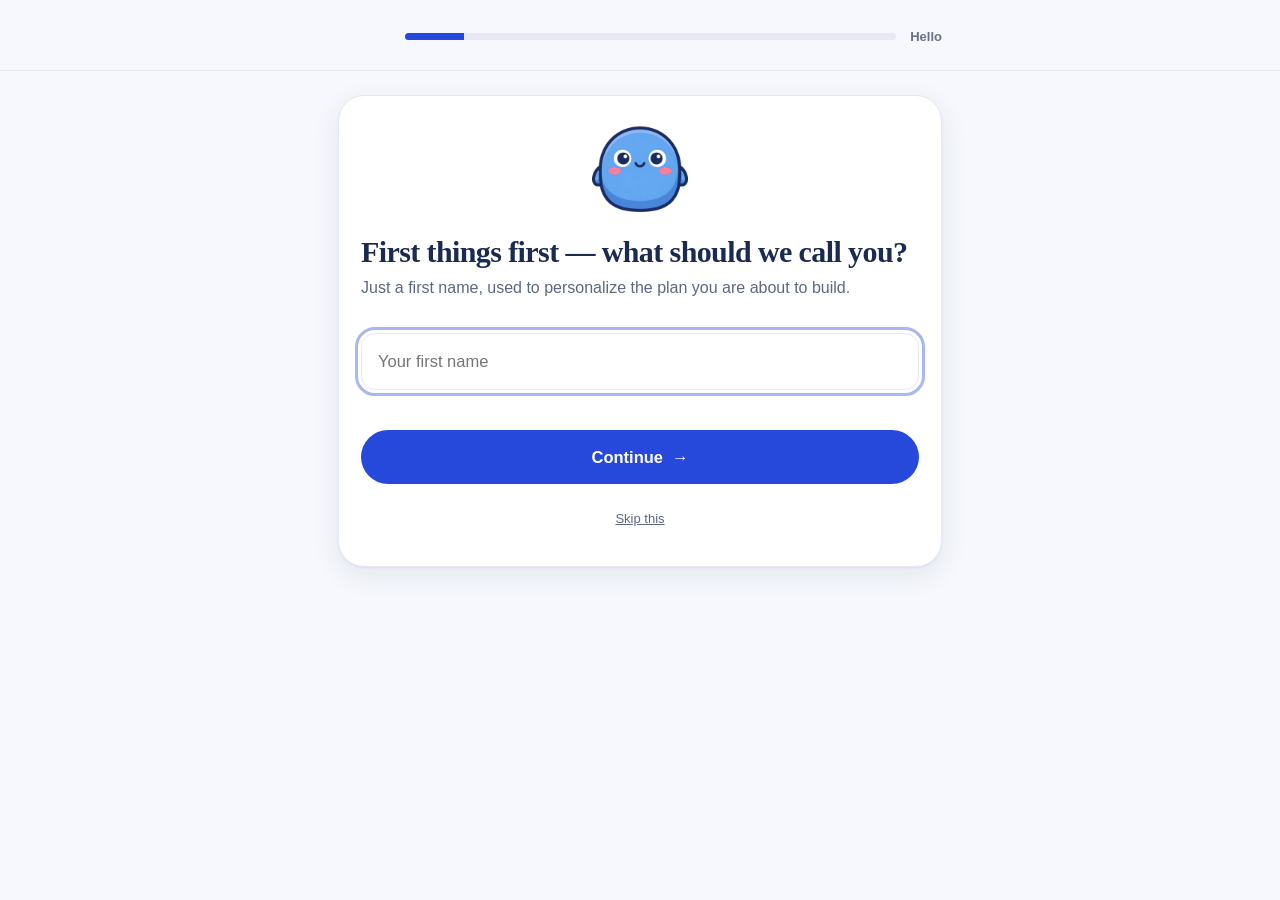
<file: start/index.html>
<!DOCTYPE html>
<html lang="en">
<head>
<meta charset="utf-8" />
<meta name="viewport" content="width=device-width, initial-scale=1, viewport-fit=cover" />
<title>Start your RampUp — see your levels in two minutes</title>
<meta name="description" content="Answer a few questions about your coursework and see a real starting level for every MCAT subject, plus your first day's plan. No card required to see your levels." />
<meta name="robots" content="noindex" />
<link rel="canonical" href="https://rampupmcat.com/start/" />
<meta name="theme-color" content="#2648db" />
<link rel="icon" href="/assets/favicon-32.png" sizes="32x32" />
<link rel="apple-touch-icon" href="/assets/apple-touch-icon.png" />
<link rel="stylesheet" href="/assets/site.css" />
<style>
  body{background:var(--wash)}
  .shell{max-width:640px; margin:0 auto; padding:0 18px 96px}
  .topbar{
    /* Opaque, not translucent-plus-blur — no glassmorphism. The hairline below
       is the edge. 24px bottom margin so the 26px-radius panel is not jammed
       against the rule. */
    position:sticky; top:0; z-index:20; background:var(--wash);
    margin:0 calc(50% - 50vw) 24px; padding:14px calc(50vw - 50%) 12px;
    border-bottom:1px solid var(--line);
  }
  .topbar-in{display:flex; align-items:center; gap:14px}
  .backbtn{
    border:0; background:transparent; font:inherit; font-size:15px; font-weight:680;
    color:var(--muted); cursor:pointer; padding:10px 8px; min-height:44px; margin-left:-8px;
  }
  .backbtn:hover{color:var(--ink)}
  .prog{flex:1; height:7px; background:var(--line); border-radius:99px; overflow:hidden}
  .prog i{
    display:block; width:0; height:100%; background:var(--violet);
    transition:width .55s cubic-bezier(.22,1,.36,1); position:relative; overflow:hidden; transform-origin:left center;
  }
  /* No gradient fill, and no perpetual shine sweep — a permanently animating
     bar was the loudest thing in an otherwise silent layout. The width
     transition and progPulse stay: those are real state changes. */
  .prog i::after{ content:none }
  @keyframes progShine{0%{transform:translateX(-100%)}55%,100%{transform:translateX(100%)}}
  @keyframes progPulse{0%{transform:scaleY(1)}35%{transform:scaleY(1.7)}100%{transform:scaleY(1)}}
  .prog.pulse i{animation:progPulse .45s cubic-bezier(.34,1.56,.64,1)}
  @keyframes lineIn{from{opacity:0; transform:translateX(-10px)}to{opacity:1; transform:none}}
  @keyframes checkPop{from{transform:scale(0)}to{transform:scale(1)}}
  .bstep-line{animation:lineIn .32s cubic-bezier(.22,1,.36,1) both}
  .bstep-check{display:inline-block; animation:checkPop .3s .06s cubic-bezier(.34,1.56,.64,1) both}
  .stepno{font-size:13px; font-weight:740; color:var(--faint); white-space:nowrap}

  .panel{background:#fff; border:1px solid var(--line); border-radius:var(--r-xl); padding:26px 22px; box-shadow:var(--shadow)}
  @media(max-width:520px){ .panel{padding:22px 17px} }
  .panel h1{font-size:clamp(23px,5.2vw,30px); margin-bottom:8px}
  .panel .sub{color:var(--muted); font-size:16px; margin:0 0 22px; line-height:1.55}

  .opts{display:grid; gap:10px}
  .opt{
    display:flex; align-items:center; gap:12px; width:100%; text-align:left;
    border:1.6px solid var(--line); background:#fff; border-radius:var(--r);
    /* without an explicit colour a <button> falls back to UA `buttontext`,
       i.e. pure black — the only pure black on the site. */
    padding:15px 17px; font:inherit; color:var(--ink); font-size:16.5px; font-weight:640; cursor:pointer;
    min-height:56px; transition:border-color .14s, background .14s;
  }
  .opt:hover{border-color:var(--lav)}
  .opt[aria-pressed="true"]{border-color:var(--violet); background:var(--violet-soft); font-weight:740}
  .opt .tick{
    margin-left:auto; color:var(--violet); font-weight:900; opacity:0; font-size:18px;
    transform:scale(.4); transition:opacity .16s ease, transform .24s cubic-bezier(.34,1.56,.64,1);
  }
  .opt[aria-pressed="true"] .tick{opacity:1; transform:scale(1)}
  /* Press feedback: tap acknowledgment on touch, where :hover never fires. */
  .opt,.seg button,.planopt,.sampleq .sq-choice{
    transition:border-color .14s, background .14s, transform .1s cubic-bezier(.2,0,0,1);
  }
  .opt:active,.seg button:active,.planopt:active,.sampleq .sq-choice:active{transform:scale(.965)}

  /* Plan rows: label | price | badge. Nothing wraps at 320px. */
  .planopt{display:grid; grid-template-columns:1fr auto; gap:4px 12px; align-items:center; padding:15px 17px}
  .planopt .pl-label{font-weight:760; font-size:17px; white-space:nowrap}
  .planopt .pl-per{font-size:13.5px; color:var(--faint); font-weight:600; grid-column:1; margin-top:-2px}
  /* --faint on violet-soft measures 4.43:1 — under AA. --muted is 5.29:1. */
  .opt[aria-pressed="true"] .pl-per{color:var(--muted)}
  .planopt .pl-price{font-weight:840; font-size:19px; grid-column:2; grid-row:1; white-space:nowrap}
  .planopt .pl-price i{font-style:normal; font-size:13.5px; font-weight:700; color:var(--muted)}
  .planopt .pl-flag{
    display:inline-block; font-size:11px; font-weight:820; letter-spacing:.05em;
    text-transform:uppercase; color:#0b7a56; background:#e4f7ee;
    padding:3px 8px; border-radius:99px; margin-left:7px; vertical-align:1px;
  }
  .reassure{text-align:center; font-size:14px; color:var(--muted); margin:14px 0 0}

  .courses{display:grid; gap:8px}
  .crow{border:1px solid var(--line); border-radius:var(--r); padding:12px 14px; background:#fff}
  .crow .cname{font-weight:660; font-size:15.5px; margin-bottom:9px}
  .seg{display:grid; grid-template-columns:repeat(3,1fr); gap:6px}
  .seg button{
    border:1.4px solid var(--line); background:#fff; border-radius:10px; padding:10px 4px;
    font:inherit; font-size:13.5px; font-weight:660; cursor:pointer; min-height:44px; color:var(--muted);
  }
  .seg button[aria-pressed="true"]{background:var(--violet); border-color:var(--violet); color:#fff; font-weight:760}
  .grouphead{font-size:12.5px; font-weight:820; letter-spacing:.07em; text-transform:uppercase;
    color:var(--faint); margin:18px 0 8px}
  .grouphead:first-child{margin-top:0}

  .err{color:#c0322c; font-size:14.5px; font-weight:640; margin:8px 0 0; min-height:20px}
  .actions{margin-top:12px}
  .dateinput{
    width:100%; border:1.6px solid var(--line); border-radius:var(--r); padding:14px 16px;
    font:inherit; font-size:16.5px; min-height:56px; margin-top:10px; background:#fff; color:var(--ink);
  }

  /* reveal */
  .rev-hero{text-align:center; padding:4px 0 20px}
  .rev-hero .big{font-size:clamp(27px,5.6vw,34px); font-weight:850; letter-spacing:-.02em; line-height:1.2}
  .rev-stats{display:grid; grid-template-columns:repeat(3,1fr); gap:9px; margin:18px 0 6px}
  .rev-stat{background:var(--wash); border-radius:var(--r); padding:13px 8px; text-align:center}
  .rev-stat .n{font-size:19px; font-weight:840; color:var(--violet-strong)}
  .rev-stat .l{font-size:12px; color:var(--muted); line-height:1.3; margin-top:2px}
  .catgroup{margin-top:20px}
  .catname{font-size:12.5px; font-weight:820; letter-spacing:.07em; text-transform:uppercase; color:var(--faint); margin-bottom:6px}
  .planblock{display:flex; gap:13px; align-items:flex-start; padding:15px 0; border-top:1px solid var(--line)}
  .planblock:first-of-type{border-top:0}
  .pb-n{width:28px; height:28px; flex:none; border-radius:50%; display:grid; place-items:center;
    font-size:13.5px; font-weight:820; color:#fff}
  .pb-new{background:var(--violet)} .pb-practice{background:var(--teal)} .pb-review{background:var(--orange)}
  .pb-t{display:block; font-weight:720; font-size:16px} .pb-w{display:block; font-size:14.5px; color:var(--muted); margin-top:3px; line-height:1.55}

  .planlist{margin:0; padding:0; list-style:none}
  .sep{height:1px; background:var(--line); margin:24px 0}

  /* Per-step character. Acely uses a bespoke illustration on each onboarding
     screen; Rampy already has moods in the product, so the site uses those
     rather than stock art that belongs to nobody. */
  .step-art{display:flex; justify-content:center; margin:0 0 18px}
  .step-art svg{display:block}
  .rampy-img{width:96px; height:96px; object-fit:contain; animation:rampyFloat 3.4s ease-in-out infinite}
  @keyframes rampyFloat{0%,100%{transform:translateY(0)}50%{transform:translateY(-6px)}}
  @media(max-width:520px){ .step-art{margin-bottom:12px} .step-art svg,.rampy-img{width:74px;height:74px} }
  /* Step entrance: each panel rises in. Cheap, premium, and honest to reduced-motion. */
  .panel{animation:panelIn .34s cubic-bezier(.22,1,.36,1) both}
  @keyframes panelIn{from{opacity:0; transform:translateY(14px)}to{opacity:1; transform:none}}
  @media(prefers-reduced-motion:reduce){ .rampy-img,.panel,.panel.dir-back{animation:none} }
  .arw{display:inline-block; transition:transform .18s ease}
  .btn:hover .arw{transform:translateX(3px)}
  .linkbtn{
    background:none; border:0; font:inherit; font-size:13px; color:var(--muted);
    text-decoration:underline; cursor:pointer; padding:8px; min-height:44px;
  }
  .linkbtn:hover{color:var(--ink)}
  .btn-primary:disabled{background:#ece7fb; color:#6d5bb8; opacity:1; cursor:default}

  /* The affirmation strip: the previous answer, converted into a plan
     consequence. This is the investment loop — every input visibly BUILDS
     something of theirs. */
  .affirm{display:flex; gap:10px; align-items:flex-start; background:var(--violet-soft);
    border:1px solid #ddd2f7; border-radius:var(--r); padding:12px 15px; margin:0 0 18px;
    font-size:14.5px; line-height:1.55; color:#3b3357}
  .affirm b{color:var(--violet-strong)}
  .affirm .a-ico{flex:none; font-weight:900; color:var(--violet)}

  /* Urgency block on the reveal: THEIR deadline, done as arithmetic. */
  .mathbox{background:var(--ink); color:#f4f2fb; border-radius:var(--r-lg); padding:18px 19px; margin:20px 0 4px}
  .mathbox .mrow{display:flex; justify-content:space-between; align-items:baseline; gap:12px; padding:5px 0; font-size:15px}
  .mathbox .mrow b{font-size:17px; white-space:nowrap}
  .mathbox .mfoot{border-top:1px solid rgba(255,255,255,.18); margin-top:9px; padding-top:11px; font-size:14px; color:#cfc9e6; line-height:1.5}

  /* Guarantee card: risk reversal at the decision point. */
  .guarantee{border:1.6px solid var(--violet); border-radius:var(--r-lg); padding:17px 18px; margin:20px 0 0; background:#fff}
  .guarantee .g-head{display:flex; align-items:center; gap:9px; font-weight:800; font-size:16.5px; margin-bottom:6px}
  .guarantee .g-shield{flex:none; width:22px; height:22px; display:grid; place-items:center;
    background:var(--violet); color:#fff; border-radius:7px; font-size:12px; font-weight:900}
  .guarantee .g-body{font-size:14.5px; color:var(--muted); line-height:1.6}
  .guarantee .g-body a{color:var(--violet-strong); font-weight:700}

  /* Us-vs-them comparison on the paywall: borders and spacing only, one
     white surface, same quiet register as the rest of the funnel. */
  .cmp{width:100%; table-layout:fixed; border-collapse:separate; border-spacing:0;
    margin:24px 0 4px; background:#fff; border:1px solid var(--line); border-radius:var(--r-lg)}
  .cmp caption{caption-side:top; text-align:left; font-weight:800; font-size:16.5px;
    color:var(--ink); padding:0 0 10px}
  .cmp th{font-size:12.5px; font-weight:800; letter-spacing:.05em; text-transform:uppercase;
    text-align:left; padding:12px 14px 10px}
  .cmp th.c-us{color:var(--violet-strong)}
  .cmp th.c-them{color:var(--muted)}
  .cmp td{vertical-align:top; font-size:14.5px; line-height:1.5; padding:11px 14px;
    border-top:1px solid var(--line)}
  .cmp .c-us{border-right:1px solid var(--line)}
  .cmp .c-them{color:var(--muted)}
  .cmp .c-cell{display:flex; gap:9px; align-items:flex-start}
  .cmp .c-ic{flex:none; margin-top:3px}
  .cmp .c-us .c-ic{color:var(--violet)}
  .cmp .c-them .c-ic{color:#a49bb0}
  @media(max-width:640px){
    .cmp caption{font-size:15px}
    /* 10.5/12.5px was the smallest type on the site and 3px under the checklist
       directly above it — the density flipped mid-card. */
    .cmp th{font-size:11.5px; padding:12px 12px 9px}
    .cmp td{font-size:13.5px; line-height:1.5; padding:11px 12px}
    .cmp .c-cell{gap:7px}
    .cmp .c-ic{margin-top:2px; width:12px; height:12px}
  }

  .commit-opts .opt{min-height:62px; font-size:17px}
  .sampleq{border:1.6px solid var(--line); border-radius:var(--r-lg); padding:17px 18px; margin:20px 0 0; background:#fff}
  .sampleq .sq-eyebrow{font-size:11px; font-weight:800; letter-spacing:.07em; text-transform:uppercase; color:var(--violet-strong); margin-bottom:8px}
  .sampleq .sq-stem{font-weight:700; font-size:15.5px; line-height:1.55; margin-bottom:12px}
  .sampleq .sq-choice{display:block; width:100%; text-align:left; font:inherit; font-size:14.5px; line-height:1.5;
    border:1.4px solid var(--line); background:#fff; border-radius:12px; padding:11px 14px; margin-bottom:8px; cursor:pointer; min-height:44px}
  .sampleq .sq-choice.right{border-color:#0d9f6e; background:#e9f8f1}
  .sampleq .sq-choice.wrongpick{border-color:#c0322c; background:#fdf0ef}
  .sampleq .sq-expl{font-size:14px; color:var(--muted); line-height:1.6; margin-top:10px; border-top:1px solid var(--line); padding-top:12px}
  .commit-note{font-size:14px; color:var(--faint); text-align:center; margin-top:14px; line-height:1.55}
</style>
</head>
<body>

<div class="shell">
  <div class="topbar">
    <div class="topbar-in">
      <button class="backbtn" id="back" type="button">‹ Back</button>
      <div class="prog"><i id="bar"></i></div>
      <span class="stepno" id="stepno"></span>
    </div>
  </div>
  <main id="view" aria-live="polite"></main>
</div>

<script>
(function(){ try {
  fetch("/assets/reveal-samples.json").then(function(r){ return r.json(); })
    .then(function(j){ window.RU_SAMPLES = j; }).catch(function(){});
} catch(e){} })();
</script>
<script src="/assets/brand.js"></script>
<script src="/assets/funnel.js"></script>
<script src="/assets/billing.js"></script>
<script src="/assets/vendor/gsap/gsap.min.js" defer></script>
<script src="/assets/motion-funnel.js" defer></script>
<script>
(function () {
  "use strict";
  var S = RU.load();
  var view = document.getElementById("view");
  /* Homepage plan cards land here with ?plan=. Remember the pick so the paywall
     (8 steps later) preselects it. Whitelisted against real plan keys. */
  try {
    var planQ = new URLSearchParams(location.search).get("plan");
    if (planQ && RUBilling.PLANS.some(function (p) { return p.key === planQ; })) {
      S.planPref = planQ; RU.save(); RU.track("plan_pref_landed", { plan: planQ });
    }
  } catch (e) {}
  var bar = document.getElementById("bar");
  var stepno = document.getElementById("stepno");
  var backBtn = document.getElementById("back");

  var STEPS = ["name", "grade", "when", "target", "feeling", "courses", "reveal", "commit", "plan"];
  var LABEL = { name: "Hello", grade: "About you", when: "Test timing", target: "Target score", feeling: "Where you are",
                courses: "Coursework", reveal: "Your levels", commit: "One question", plan: "Your plan" };
  // One Rampy mood per step — our equivalent of a per-step illustration, and
  // it is the character already in the product rather than stock art.
  var MOOD = { name: "happy", grade: "happy", when: "grad", target: "think", feeling: "happy",
               courses: "think", reveal: "celebrate", commit: "think", plan: "grad" };

  /* The previous answer, converted into a consequence for THEIR plan. This is
     deliberate psychology (investment: each input visibly builds their plan),
     built only from true inputs — their words in, plan mechanics out. */
  function affirmFor(step) {
    var n = RU.firstName();
    if (step === "target") {
      var dt = RU.daysUntilTest();
      if (dt !== null && dt > 0)
        return "<b>" + dt + " days out.</b> " + (dt >= 150
          ? "That is real runway - your plan gets to teach subjects before it ever tests them."
          : dt >= 90 ? "Enough runway for a full ramp, if it starts now."
          : "A focused window. Your plan will spend it converting knowledge into points, not re-teaching.");
      return "";
    }
    if (step === "feeling") {
      if (S.targetSet)
        return "<b>A " + (S.target === null ? "511" : S.target) + " plan.</b> Every daily session from here is paced against that number.";
      var d = RU.daysUntilTest();
      if (d !== null && d > 0)
        return "<b>" + d + " days out.</b> " + (d >= 150
          ? "That is real runway - your plan gets to teach subjects before it ever tests them."
          : d >= 90 ? "Enough runway for a full ramp, if it starts now."
          : "A focused window. Your plan will spend it converting knowledge into points, not re-teaching.");
      var g = S.grade || "";
      if (g === "High school" || g === "College freshman" || g === "College sophomore")
        return "<b>Early is an edge.</b> Most people cram the last 90 days. Your plan gets to teach subjects before it ever tests them.";
      return "<b>Noted.</b> Your daily target starts realistic for your schedule, and adapts from your first session.";
    }
    if (step === "courses") {
      var f = S.feeling;
      if (f === "behind")  return "<b>Then this next screen matters most.</b> Mark honestly what you have not taken — those subjects get taught from zero, before any question assumes them.";
      if (f === "unsure")  return "<b>Let's find out where you stand.</b> Two screens from now you will know your real starting level in all eight subjects.";
      if (f === "steady")  return "<b>Then let's build it exactly to your coursework.</b> Mark what you have taken and the levels set themselves.";
      return "<b>Confident is testable.</b> Mark your coursework and RampUp will start you high — and push higher the moment you clear a tier.";
    }
    if (step === "confidence") {
      var touched = RU.touchedSubjects().length, previews = 7 - touched;
      if (previews > 0)
        return "<b>" + touched + " subject" + (touched === 1 ? "" : "s") + " with coursework, " + previews + " starting in Preview.</b> The Preview ones get the concept lesson first — they are scheduled, not skipped.";
      return "<b>Coursework in all seven.</b> Now the honest part: confidence decides your starting tier, and starting too high is the classic self-sabotage.";
    }
    if (step === "when") {
      // Courses haven't been asked yet at this step — only name and grade are
      // known, so the affirm may only use those (never assert unknown levels).
      var gw = S.grade || "";
      if (gw === "High school" || gw === "College freshman" || gw === "College sophomore")
        return "<b>Early is an edge.</b> The sooner your date, the more of your plan gets spent teaching before it ever tests you.";
      return "<b>One more thing before your levels.</b> Your test date sets how hard the plan pushes review.";
    }
    return "";
  }
  function affirmStrip(step) {
    var a = affirmFor(step);
    return a ? '<div class="affirm"><span class="a-ico">&check;</span><span>' + a + '</span></div>' : "";
  }

  var esc = function (s) {
    return String(s == null ? "" : s).replace(/[&<>"]/g, function (c) {
      return { "&": "&amp;", "<": "&lt;", ">": "&gt;", '"': "&quot;" }[c];
    });
  };

  function current() {
    var h = (location.hash || "").replace("#", "");
    return STEPS.indexOf(h) !== -1 ? h : "name";
  }
  function go(step, replace) {
    if (replace) { location.replace("#" + step); return; }
    if (("#" + step) === location.hash) { route(); return; }   // same hash fires no hashchange
    location.hash = step;
  }

  function nextOf(step) { return STEPS[STEPS.indexOf(step) + 1]; }
  function prevOf(step) { return STEPS[STEPS.indexOf(step) - 1]; }

  var _seenSteps = {};
  function chrome(step) {
    var idx = STEPS.indexOf(step);
    /* Endowed progress: the meter starts 12% full (goal-gradient) and measures
       the PLAN being built, not pages seen. */
    bar.style.width = Math.round(12 + idx / (STEPS.length - 1) * 88) + "%";
    bar.parentElement.classList.remove("pulse");
    void bar.parentElement.offsetWidth;   // restart the pulse animation
    bar.parentElement.classList.add("pulse");
    stepno.textContent = LABEL[step] || "";
    backBtn.style.visibility = step === "name" ? "hidden" : "visible";
    RU.stepMark(step);
    RU.track("step_view", { step: step, step_index: idx, repeat: !!_seenSteps[step] });
    _seenSteps[step] = true;
  }

  /* ------------------------------------------------------------------ steps */

  function stepArt(step) {
    return '<div class="step-art"><img class="rampy-img" src="/assets/rampy/og.png" '
           + 'alt="" width="96" height="96" decoding="async" /></div>';
  }
  function repaintArt() { if (window.RUBrand) {
    view.querySelectorAll("[data-mark]").forEach(function (el) {
      el.innerHTML = RUBrand.rampy(Number(el.dataset.size) || 36, el.dataset.mark);
    });
  } }

  function renderName() {
    view.innerHTML =
      '<div class="panel">' + stepArt("name") +
      '<h1>First things first — what should we call you?</h1>' +
      '<p class="sub">Just a first name, used to personalize the plan you are about to build.</p>' +
      '<input class="dateinput" id="nameIn" type="text" autocomplete="given-name" ' +
      'placeholder="Your first name" maxlength="40" value="' + esc(S.name) + '" />' +
      '<p class="err" id="err"></p>' +
      '<div class="actions"><button class="btn btn-primary btn-block" id="next" type="button">' +
      'Continue <span class="arw">&rarr;</span></button></div>' +
      '<p class="tiny" style="text-align:center;margin:12px 0 0">' +
      '<button class="linkbtn" id="skipName" type="button">Skip this</button></p></div>';
    repaintArt();
    var inp = document.getElementById("nameIn"), btn = document.getElementById("next");
    inp.addEventListener("input", function () { S.name = inp.value; RU.save(); });
    inp.addEventListener("keydown", function (e) { if (e.key === "Enter") btn.click(); });
    btn.addEventListener("click", function () {
      S.name = inp.value.trim(); RU.save();
      RU.track(S.name ? "step_complete" : "name_skipped", { step: "name", step_index: 0 });
      go(nextOf("name"));
    });
    document.getElementById("skipName").addEventListener("click", function () {
      S.name = ""; RU.save(); RU.track("name_skipped", {}); go(nextOf("name"));
    });
    setTimeout(function () { try { inp.focus(); } catch (e) {} }, 90);
  }

  function renderGrade() {
    var n = RU.firstName();
    view.innerHTML =
      '<div class="panel">' + stepArt("grade") +
      '<h1>' + (n ? "Nice to meet you, " + esc(n) + ". Where are you right now?" : "Where are you right now?") + '</h1>' +
      '<p class="sub">This sets a realistic daily target. You can change it later.</p>' +
      '<div class="opts" id="opts"></div><p class="err" id="err"></p></div>';
    repaintArt();
    var box = document.getElementById("opts");
    RU.GRADES.forEach(function (g) {
      var b = document.createElement("button");
      b.className = "opt"; b.type = "button";
      b.setAttribute("aria-pressed", String(S.grade === g));
      b.innerHTML = esc(g) + '<span class="tick">✓</span>';
      b.addEventListener("click", function () {
        if (b.getAttribute("aria-pressed") === "true") return;   // double-tap during the hold
        box.querySelectorAll(".opt").forEach(function (o) { o.setAttribute("aria-pressed", "false"); });
        b.setAttribute("aria-pressed", "true");
        S.grade = g; RU.save(); RU.track("grade_set", { grade: g });
        setTimeout(function () { go(nextOf("grade")); }, 240);   // the tap is SEEN before the panel leaves
      });
      box.appendChild(b);
    });
  }

  function renderFeeling() {
    var n = RU.firstName();
    view.innerHTML = '<div class="panel">' + stepArt("feeling") + affirmStrip("feeling") +
      '<h1>' + (n ? "How is it going so far, " + esc(n) + "?" : "How is it going so far?") + '</h1>' +
      '<p class="sub">There is no wrong answer. It changes how we introduce your plan, ' +
      'not what is in it.</p><div class="opts" id="opts"></div>' +
      '<p class="err" id="err"></p></div>';
    repaintArt();
    var box = document.getElementById("opts");
    RU.FEELINGS.forEach(function (f) {
      var b = document.createElement("button");
      b.className = "opt"; b.type = "button";
      b.setAttribute("aria-pressed", String(S.feeling === f.v));
      b.innerHTML = esc(f.l) + '<span class="tick">&check;</span>';
      b.addEventListener("click", function () {
        if (b.getAttribute("aria-pressed") === "true") return;
        box.querySelectorAll(".opt").forEach(function (o) { o.setAttribute("aria-pressed", "false"); });
        b.setAttribute("aria-pressed", "true");
        S.feeling = f.v; RU.save(); RU.track("feeling_set", { feeling: f.v });
        setTimeout(function () { go(nextOf("feeling")); }, 240);
      });
      box.appendChild(b);
    });
  }

  function renderCourses() {
    /* Subject-level controls: 7 decisions instead of 11. The per-course fan-out
       is deterministic and produces byte-identical tiers, because both
       consumers (isPreview, startingDifficulty) only ever ask .some() over the
       subject's courses. Completed reveals an inline confidence segment, so
       the old separate confidence step is gone. */
    var h = '<div class="panel">' + stepArt("courses") + affirmStrip("courses") +
      '<h1>Which of these have you taken?</h1>' +
      '<p class="sub">Answer per subject. Anything you have not touched starts in Preview and gets taught before it is tested. AP credit with a 4 or 5 counts as Completed. If you marked it Completed, say how solid it feels &mdash; honest answers set the right starting level.</p>' +
      '<div class="courses">';
    RU.SUBJECTS.forEach(function (subj) {
      var states = subj.courses.map(function (c) { return S.courses[c] || "none"; });
      var subjState = states.indexOf("completed") !== -1 ? "completed"
                    : states.indexOf("taking") !== -1 ? "taking" : "none";
      h += '<div class="crow"><div class="cname">' + esc(subj.name) + '</div><div class="seg">';
      RU.COURSE_STATES.forEach(function (o) {
        h += '<button type="button" data-subj="' + esc(subj.name) + '" data-val="' + o.v +
             '" aria-pressed="' + (subjState === o.v) + '">' + esc(o.l) + '</button>';
      });
      h += '</div>';
      if (subjState === "completed") {
        h += '<div class="seg" style="margin-top:7px">';
        RU.CONF_STATES.forEach(function (o) {
          h += '<button type="button" data-conf="' + esc(subj.name) + '" data-val="' + o.v +
               '" aria-pressed="' + (S.confidence[subj.name] === o.v) + '">' + esc(o.l) + '</button>';
        });
        h += '</div>';
      }
      h += '</div>';
    });
    h += '</div><p class="err" id="err"></p>' +
         '<div class="actions"><button class="btn btn-primary btn-block" id="next" type="button">See my levels <span class="arw">&rarr;</span></button></div></div>';
    view.innerHTML = h;
    repaintArt();

    view.querySelectorAll("[data-subj]").forEach(function (b) {
      b.addEventListener("click", function () {
        var subj = RU.SUBJECTS.filter(function (x) { return x.name === b.dataset.subj; })[0];
        if (!subj) return;
        var v = b.dataset.val;
        var states = subj.courses.map(function (c) { return S.courses[c] || "none"; });
        var cur = states.indexOf("completed") !== -1 ? "completed"
                : states.indexOf("taking") !== -1 ? "taking" : "none";
        var next = (cur === v && v !== "none") ? "none" : v;
        subj.courses.forEach(function (c) { S.courses[c] = next; });
        if (next !== "completed") delete S.confidence[subj.name];
        RU.save(); renderCourses();
      });
    });
    view.querySelectorAll("[data-conf]").forEach(function (b) {
      b.addEventListener("click", function () {
        S.confidence[b.dataset.conf] = b.dataset.val; RU.save(); renderCourses();
      });
    });
    document.getElementById("next").addEventListener("click", function () {
      var touched = RU.touchedSubjects();
      var missing = touched.filter(function (n) {
        var subj = RU.byName(n);
        var completed = subj && subj.courses.some(function (c) { return S.courses[c] === "completed"; });
        return completed && !S.confidence[n];
      });
      if (missing.length) {
        document.getElementById("err").textContent =
          "How solid is " + missing[0] + "? Pick one" + (missing.length > 1 ? " (and " + (missing.length - 1) + " more)." : ".");
        return;
      }
      /* The funnel is now complete enough to compute everything. This is where
         done is earned — moving `when` earlier must not open #reveal deep links. */
      S.done = true; RU.save();
      var completedCount = RU.SUBJECTS.filter(function (x) {
        return x.courses.some(function (c) { return S.courses[c] === "completed"; });
      }).length;
      RU.track("courses_set", { touched: touched.length, completed: completedCount, subjects_total: 8 });
      RU.track("confidence_set", { answered: Object.keys(S.confidence).length, of: completedCount });
      renderBuilding();
    });
  }

  function renderWhen() {
    var h = '<div class="panel">' + stepArt("when") + affirmStrip("when") + '<h1>When is your MCAT?</h1>' +
      '<p class="sub">A rough window is fine. This sets your daily target and how urgently RampUp pushes review.</p>' +
      '<div class="opts" id="opts"></div>' +
      '<div id="exact" hidden><input class="dateinput" type="date" id="dateIn" /></div>' +
      '<p class="err" id="err"></p>' +
      '<div class="actions"><button class="btn btn-primary btn-block" id="next" type="button">Continue <span class="arw">&rarr;</span></button></div></div>';
    view.innerHTML = h;
    repaintArt();
    var box = document.getElementById("opts");
    RU.WHEN_OPTIONS.forEach(function (o) {
      var b = document.createElement("button");
      b.className = "opt"; b.type = "button";
      b.setAttribute("aria-pressed", String(S.timeframe === o.v));
      b.innerHTML = esc(o.l) + '<span class="tick">✓</span>';
      b.addEventListener("click", function () {
        RU.setTimeframe(o.v); RU.save(); renderWhen();
      });
      box.appendChild(b);
    });
    var ex = document.getElementById("exact"), inp = document.getElementById("dateIn");
    ex.hidden = S.timeframe !== "exact";
    var today = new Date().toISOString().slice(0, 10);
    inp.min = today;
    if (S.testDate) inp.value = S.testDate;
    inp.addEventListener("change", function () {
      var v = inp.value || null;
      // A date in the past is not a test date. Reject rather than store it.
      if (v && v < today) { S.testDate = null; inp.value = ""; document.getElementById("err").textContent = "That date has already passed. Pick your real test date."; }
      else { S.testDate = v; document.getElementById("err").textContent = ""; }
      RU.save();
    });

    document.getElementById("next").addEventListener("click", function () {
      if (!S.timeframe) { document.getElementById("err").textContent = "Pick one so the plan can be paced."; return; }
      if (S.timeframe === "exact" && !S.testDate) { document.getElementById("err").textContent = "Add your test date."; return; }
      if (S.timeframe === "exact" && S.testDate < today) { document.getElementById("err").textContent = "That date has already passed. Pick your real test date."; return; }
      RU.save();
      var d = RU.daysUntilTest();
      RU.track("when_set", { timeframe: S.timeframe,
        days_bucket: d === null ? "none" : d <= 60 ? "0-60" : d <= 120 ? "61-120" : d <= 240 ? "121-240" : "241+" });
      go(nextOf("when"));
    });
  }

  /* Target score: the number the whole plan points at (the guarantee itself is a flat 511 in the Terms).
     Chips auto-advance like grade; "Not sure yet" stores null and the plan
     defaults to 511. Deliberately no guarantee fine print here — that lives in
     the FAQ and Terms. */
  var TARGETS = [
    { v: 500, l: "500+ — get me over the bar" },
    { v: 505, l: "505+ — solidly competitive" },
    { v: 510, l: "510+ — top-quartile territory" },
    { v: 515, l: "515+ — aiming high" },
    { v: null, l: "Not sure yet" }
  ];
  function renderTarget() {
    var n = RU.firstName();
    view.innerHTML = '<div class="panel">' + stepArt("target") + affirmStrip("target") +
      '<h1>' + (n ? "What score are you aiming for, " + esc(n) + "?" : "What score are you aiming for?") + '</h1>' +
      '<p class="sub">Your plan paces toward this number. You can change it later.</p>' +
      '<div class="opts" id="opts"></div><p class="err" id="err"></p></div>';
    repaintArt();
    var box = document.getElementById("opts");
    TARGETS.forEach(function (t) {
      var b = document.createElement("button");
      b.className = "opt"; b.type = "button";
      b.setAttribute("aria-pressed", String(S.target === t.v && (t.v !== null || S.targetSet === true)));
      b.innerHTML = esc(t.l) + '<span class="tick">✓</span>';
      b.addEventListener("click", function () {
        if (b.getAttribute("aria-pressed") === "true") return;
        box.querySelectorAll(".opt").forEach(function (o) { o.setAttribute("aria-pressed", "false"); });
        b.setAttribute("aria-pressed", "true");
        S.target = t.v; S.targetSet = true; RU.save();
        RU.track("target_set", { target: t.v === null ? "unsure" : String(t.v) });
        setTimeout(function () { go(nextOf("target")); }, 240);
      });
      box.appendChild(b);
    });
  }

  /* Between the last answer and the reveal: the plan is visibly assembled.
     The pause is deliberate (labor illusion — Flo/Noom both do this): work the
     user can see raises the value of what comes next. Every line names a real
     computation that IS happening from their answers. */
  function renderBuilding() {
    var lines = [
      "Reading your coursework&hellip;",
      "Setting a starting level for all 8 subjects&hellip;",
      "Pacing your plan to your test date&hellip;"
    ];
    view.innerHTML = '<div class="panel" style="text-align:center; padding:44px 22px">' +
      stepArt("reveal") +
      '<h1 style="font-size:22px">Building your plan</h1>' +
      '<div id="bsteps" style="margin:18px auto 0; max-width:330px; text-align:left"></div></div>';
    repaintArt();
    var box = document.getElementById("bsteps"), i = 0;
    var _b0 = Date.now();
    function tick() {
      if (i >= lines.length) { RU.track("building_done", { ms: Date.now() - _b0 }); go("reveal"); return; }
      box.innerHTML += '<div class="bstep-line" style="display:flex; gap:9px; align-items:baseline; padding:7px 0; font-size:15.5px; color:var(--muted)">' +
        '<span class="bstep-check" style="color:var(--violet); font-weight:900">&check;</span><span>' + lines[i] + '</span></div>';
      i++;
      setTimeout(tick, 620);
    }
    tick();
  }

  /* ----------------------------------------------------------------- reveal */

  function renderReveal() {
    var rows = RU.rows(), d = RU.daysUntilTest(), goal = RU.suggestedGoal();
    if (d !== null && d < 0) d = null;   // a past date is no date, not a negative one
    var previews = rows.filter(function (r) { return r.preview; }).length;
    var levels = {};
    rows.forEach(function (r) { levels[r.label] = true; });
    var distinct = Object.keys(levels).length;

    var cats = [
      { key: "Chem/Phys", label: "Chemical & Physical Foundations" },
      { key: "Bio/Biochem", label: "Biological & Biochemical Foundations" },
      { key: "Psych/Soc", label: "Psychological, Social & Biological Foundations" },
      { key: "CARS", label: "Critical Analysis & Reasoning" }
    ];

    var nm = RU.firstName();
    var h = '<div class="panel">' + stepArt("reveal") + '<div class="rev-hero">' +
      '<div class="big">' + (nm ? esc(nm) + ", here is where you start." : "Here is where you start.") + '</div>' +
      '<p class="sub" style="margin-top:8px">Eight subjects, ' + distinct +
      ' different level' + (distinct === 1 ? "" : "s") + '. Nothing here is a guess — it comes from the coursework you just told us about.</p>' +
      '<div class="rev-stats">' +
        '<div class="rev-stat"><div class="n">' + (d === null ? "—" : d) + '</div><div class="l">' + (d === null ? "no date set" : "days to test day") + '</div></div>' +
        '<div class="rev-stat"><div class="n">8</div><div class="l">subjects mapped</div></div>' +
        '<div class="rev-stat"><div class="n">' + RU.paceMinutes(goal) + ' min</div><div class="l">a day suggested</div></div>' +
      '</div></div>';

    cats.forEach(function (c) {
      var mine = rows.filter(function (r) { return r.category === c.key; });
      if (!mine.length) return;
      h += '<div class="catgroup"><div class="catname">' + esc(c.label) + '</div>';
      mine.forEach(function (r) {
        var w = { preview: 12, easy: 30, medium: 52, hard: 75, mcat: 100 }[r.tier];
        h += '<div class="lvl-row"><span class="lvl-name">' + esc(r.name) + '</span>' +
             '<span class="pill p-' + r.tier + '">' + esc(r.label) + '</span>' +
             '<span class="lvl-bar"><i style="width:' + w + '%"></i></span></div>';
      });
      h += '</div>';
    });

    if (previews && (S.feeling === "behind" || S.feeling === "unsure")) {
      h = h.replace('<div class="catgroup">',
        '<div class="notice" style="margin:4px 0 18px"><b>Before you scroll:</b> ' +
        previews + ' of these are in Preview, and that is not a bad result. It is the ' +
        'reason RampUp exists - those get taught before they get tested.</div><div class="catgroup">');
    }
    if (previews) {
      h += '<div class="notice" style="margin-top:20px"><b>' + previews + ' subject' +
        (previews === 1 ? " is" : "s are") + ' in Preview.</b> That is not a gap to be embarrassed about — it is the ' +
        'part RampUp is actually built for. Those get the concept lesson first, and gentler questions, until the coursework catches up.</div>';
    }

    /* One REAL question at their computed tier in a subject they completed:
       the reveal stops describing the product and briefly IS the product
       (plan 2.1). True data only; a miss is framed as the mechanism working. */
    h += (function () {
      var pick = null;
      for (var ri = 0; ri < rows.length; ri++) {
        var r0 = rows[ri];
        var subj = RU.byName(r0.name);
        var completed = subj && subj.courses.some(function (c) { return S.courses[c] === "completed"; });
        if (!completed || r0.preview) continue;
        var k = r0.name + "|" + r0.tier;
        if (window.RU_SAMPLES && window.RU_SAMPLES[k]) { pick = window.RU_SAMPLES[k]; break; }
      }
      if (!pick) {
        // No Completed subject (freshmen, all-"taking" answers): fall back to
        // ANY tier we have a sample for, easiest first, so the reveal always
        // demonstrates instead of only describing (conversion team 2026-08-14).
        var tiers = ["easy", "medium", "hard", "mcat"];
        outer:
        for (var ti = 0; ti < tiers.length && !pick; ti++)
          for (var rj = 0; rj < rows.length; rj++) {
            var k2 = rows[rj].name + "|" + tiers[ti];
            if (window.RU_SAMPLES && window.RU_SAMPLES[k2]) { pick = window.RU_SAMPLES[k2]; break outer; }
          }
      }
      if (!pick) return "";
      window._sq = pick;
      var ch = pick.choices.map(function (c, i) {
        return '<button type="button" class="sq-choice" data-sq="' + i + '">' + esc(c) + '</button>';
      }).join("");
      return '<div class="sampleq"><div class="sq-eyebrow">Try one &mdash; a real ' + esc(pick.tier) +
        ' ' + esc(pick.subject) + ' question, the first your plan would serve</div>' +
        '<div class="sq-stem">' + esc(pick.question) + '</div>' + ch +
        '<div class="sq-expl" id="sqExpl" hidden></div></div>' +
        '<div class="sampleq" style="margin-top:12px"><div class="sq-eyebrow">Hear one &mdash; a narrated walkthrough, unedited, one of 132 in the app</div>' +
        '<audio controls preload="none" style="width:100%" src="/assets/walkthrough-sample.m4a"></audio></div>';
    })();

    /* Their own deadline, done as arithmetic. True numbers only: days they
       gave us, the pace we just computed. Urgency that comes from the user's
       own situation is legitimate; urgency invented by us would not be. */
    var mins = RU.paceMinutes(goal);
    if (d !== null && d > 0) {
      var hours = Math.round(d * mins / 60);
      var hoursLater = Math.round(Math.max(0, d - 14) * mins / 60);
      h += '<div class="mathbox">' +
        '<div class="mrow"><span>Days until your MCAT</span><b>' + d + '</b></div>' +
        '<div class="mrow"><span>Daily practice, to start</span><b>' + mins + ' min</b></div>' +
        '<div class="mrow"><span>Practice hours, if you hold that target</span><b>~' + hours + '</b></div>' +
        '<div class="mrow"><span>Starting two weeks from now instead</span><b>~' + hoursLater + '</b></div>' +
        '<div class="mfoot">The honest number: AAMC\u2019s own survey says students average about 20 hours a week ' +
        'for 3 months \u2014 roughly 240 hours \u2014 and most prep companies recommend 300\u2013350. ' +
        'RampUp is the practice half of that: questions, review, and full-length sims. It ramps your daily ' +
        'target as your test gets closer, and Lessons + Watch carry the content-review half.</div></div>';
    } else {
      h += '<div class="mathbox">' +
        '<div class="mrow"><span>Test date</span><b>not set yet</b></div>' +
        '<div class="mrow"><span>Daily practice, to start</span><b>' + mins + ' min</b></div>' +
        '<div class="mfoot">Full MCAT prep typically runs 240\u2013350 hours (AAMC\u2019s survey average is ' +
        '\u224820 h/week for 3 months). With no date set, your plan paces by mastery \u2014 and tightens ' +
        'the moment you set one.</div></div>';
    }

    h += '<div class="sep"></div>' +
      '<h1 style="font-size:21px">Your first day</h1>' +
      '<p class="sub">' + RU.paceMinutes(goal) + ' minutes, about ' + goal + ' questions. Every block says why it is there.</p>' +
      '<ul class="planlist">';
    var plan = RU.planPreview();
    plan.blocks.forEach(function (b, i) {
      h += '<li class="planblock"><span class="pb-n pb-' + b.kind + '">' + (i + 1) + '</span>' +
           '<span><span class="pb-t">' + esc(b.title) + '</span>' +
           '<span class="pb-w">' + esc(b.why) + '</span></span></li>';
    });
    h += '</ul>';
    /* Risk reversal belongs BEFORE the price (plan §2.3-2.5). The copy here
       MUST match terms.html §5 word-for-word in mechanism — a skeptic clicks
       "the exact terms" and any mismatch reads as bait-and-switch. */
    h += '<div class="guarantee"><div class="g-head"><span class="g-shield">&check;</span> Score 511+, or every dollar back</div>' +
      '<div class="g-body">Do the work &mdash; 1,000+ questions and both full-length sims &mdash; then sit your MCAT. ' +
      'If your official score comes in below 511, every subscription dollar comes back. ' +
      'A 511 or higher is outside the guarantee &mdash; at that point it did its job. ' +
      '<a href="/terms.html#guarantee">The exact terms</a>.</div>' +
      '<div class="g-body" style="margin-top:8px">Questions about the guarantee? Email <a href="mailto:rampupmcat@gmail.com">rampupmcat@gmail.com</a>. A real person reads every message and will reply directly.</div></div>';
    h += '<div class="actions" style="margin-top:18px"><button class="btn btn-primary btn-lg btn-block" id="next" type="button">Continue <span class="arw">&rarr;</span></button></div>' +
      '<p class="tiny" style="text-align:center;margin:12px 0 0">Your levels are saved on this device. ' +
      '<button class="linkbtn" id="redo" type="button">Redo my answers</button></p>' +
      '</div>';
    view.innerHTML = h;
    repaintArt();
    var dd = RU.daysUntilTest();
    RU.track("reveal_view", { previews: previews, distinct_levels: distinct, goal: goal,
      minutes: RU.paceMinutes(goal), has_date: dd !== null,
      days_bucket: dd === null ? "none" : dd <= 60 ? "0-60" : dd <= 120 ? "61-120" : dd <= 240 ? "121-240" : "241+" });
    document.getElementById("next").addEventListener("click", function () { go("commit"); });
    var rd = document.getElementById("redo");
    if (rd) rd.addEventListener("click", function () { RU.reset(); go("name"); route(); });
    view.querySelectorAll(".sq-choice").forEach(function (b) {
      b.addEventListener("click", function () {
        var q = window._sq; if (!q) return;
        var i = Number(b.dataset.sq), ok = i === q.answer;
        view.querySelectorAll(".sq-choice").forEach(function (x, xi) {
          x.disabled = true;
          if (xi === q.answer) x.classList.add("right");
          else if (xi === i) x.classList.add("wrongpick");
        });
        var ex = document.getElementById("sqExpl");
        ex.hidden = false;
        ex.innerHTML = (ok
          ? "<b>Right.</b> "
          : "<b>Not this time &mdash; and that is exactly the kind of miss the review scheduler is built around.</b> ") +
          esc(q.explanation);
        RU.track("reveal_sample_answered", { subject: q.subject, tier: q.tier, correct: ok });
      });
    });
  }

  /* ------------------------------------------------------------- commitment
     One honest micro-yes before the ask (commitment & consistency). Both
     options move forward — the question is the mechanism, not a gate. */
  function renderCommit() {
    var goal = RU.suggestedGoal(), mins = RU.paceMinutes(goal), nm = RU.firstName();
    view.innerHTML = '<div class="panel">' + stepArt("commit") +
      '<h1>' + (nm ? esc(nm) + ", one honest question." : "One honest question.") + '</h1>' +
      '<p class="sub">The plan you just saw needs about <b>' + mins + ' minutes a day</b>. ' +
      'Not perfectly — streak freezes exist for the bad days — but most days. Can you give it that?</p>' +
      '<div class="opts commit-opts">' +
      '<button class="opt" type="button" id="cYes">Yes — ' + mins + ' minutes a day is doable<span class="tick">&check;</span></button>' +
      '<button class="opt" type="button" id="cMost">I can manage most days<span class="tick">&check;</span></button>' +
      '</div>' +
      '<p class="commit-note">That is the whole ask. The plan, the pacing, the review timing — RampUp carries the rest.</p></div>';
    repaintArt();
    var pick = function (v) {
      S.commit = v; RU.save(); RU.track("ob_commit", { commit: v });
      go("plan");
    };
    document.getElementById("cYes").addEventListener("click", function () { pick("daily"); });
    document.getElementById("cMost").addEventListener("click", function () { pick("most"); });
  }

  /* ---------------------------------------------------------------- paywall */

  function renderPlan() {
    var live = RUBilling.isLive();
    var goal = RU.suggestedGoal();
    var nm = RU.firstName();
    var h = '<div class="panel">' + stepArt("plan") +
      '<h1>' + (nm ? esc(nm) + ", start your 7 days free" : "Start your 7 days free") + '</h1>' +
      '<p class="sub">' + (S.commit ? 'You said you can show up. RampUp\u2019s side of the deal: ' +
        'a plan that is already built, and a guarantee that it works.' :
        'Full access to everything below. Your levels and plan are already set up and waiting.') + '</p>';

    /* Risk reversal BEFORE the price: the guarantee defuses sticker-shock only
       if it is read before the number (conversion team, 2026-08-14). */
    h += '<div class="guarantee"><div class="g-head"><span class="g-shield">&check;</span> Score 511+, or every dollar back</div>' +
      '<div class="g-body">Do the work — 1,000+ questions and both full-length sims — then sit your MCAT. ' +
      'If your official score comes in below 511, we refund every subscription dollar you paid. ' +
      '<a href="/terms.html#guarantee">The exact terms</a> are five short paragraphs, not twenty pages.</div></div>';

    h += '<div class="opts" id="plans" style="margin-top:18px">';
    var SHOWN = RUBilling.buyablePlans();
    SHOWN.forEach(function (p, i) {
      var sel = i === 0;
      h += '<button class="opt planopt" type="button" data-plan="' + p.key + '" aria-pressed="' + sel + '">' +
        '<span class="pl-label">' + esc(p.label) + (p.best ? ' <span class="pl-flag">' + esc(p.save) + '</span>' : '') + '</span>' +
        '<span class="pl-price">' + esc(p.perMonthNum) + '<i>/mo</i></span>' +
        '<span class="pl-per">' + esc(p.billed) + '</span>' +
        '</button>';
    });
    h += '</div>';

    h += '<ul class="incl" style="margin-top:20px">' +
      '<li>5,000+ practice and exam questions</li>' +
      '<li>Your ' + esc(String(goal)) + '-question daily plan, rebuilt every day</li>' +
      '<li>Concept lessons before anything new to you</li>' +
      '<li>132 narrated walkthroughs</li>' +
      '<li>7 timed exams in a real-test-style interface, two of them full 230-question sittings</li>' +
      '<li>Rampy on every question</li>' +
      '</ul>';

    /* Us vs them: every RampUp cell is true of the product today; the
       typical-prep column stays generic — no named competitors, no invented
       stats, and the guarantee row stays honest (some big courses do carry
       higher-score guarantees, so the claim is about the specific 511+ number). */
    var IC_YES = '<svg class="c-ic" width="14" height="14" viewBox="0 0 16 16" aria-hidden="true" focusable="false">' +
      '<path d="M3 8.5l3.2 3.2L13 5" fill="none" stroke="currentColor" stroke-width="2.2" stroke-linecap="round" stroke-linejoin="round"/></svg>';
    var IC_NO = '<svg class="c-ic" width="14" height="14" viewBox="0 0 16 16" aria-hidden="true" focusable="false">' +
      '<path d="M3.5 8h9" fill="none" stroke="currentColor" stroke-width="2.2" stroke-linecap="round"/></svg>';
    var CMP_ROWS = [
      ["$19.99 a month, first 7 days free", "Courses run $200&ndash;$3,000"],
      ["Score 511+ or every dollar back", "A guarantee tied to a specific 511+ number is rare at any price"],
      ["Starting level set per subject, from your own answers", "One syllabus, one pace for every student"],
      ["Daily plan rebuilt each day from what you missed", "A schedule fixed at enrollment"],
      ["5,000+ practice and exam questions", "Per-choice explanations are not a given"],
      ["Rampy on every question, the moment you are stuck", "Help runs on the course\u2019s timetable"],
      ["Cancel any time, in one click", "Refund windows vary by provider"]
    ];
    h += '<table class="cmp"><caption>How this compares</caption>' +
      '<thead><tr><th scope="col" class="c-us">RampUp</th><th scope="col" class="c-them">Typical prep</th></tr></thead><tbody>';
    CMP_ROWS.forEach(function (r) {
      h += '<tr><td class="c-us"><span class="c-cell">' + IC_YES + '<span>' + r[0] + '</span></span></td>' +
        '<td class="c-them"><span class="c-cell">' + IC_NO + '<span>' + r[1] + '</span></span></td></tr>';
    });
    h += '</tbody></table>';

    var FEEL_LINE = {
      behind:    "You are not behind, you are early - which is the only time this kind of ramp works.",
      unsure:    "You know exactly where you stand now. That was the hard part.",
      steady:    "You have the plan. This is the part where it runs every day.",
      confident: "Good. RampUp pushes the ceiling up per subject as you clear it."
    };
    if (S.feeling && FEEL_LINE[S.feeling]) {
      h += '<div class="notice" style="margin-top:20px;border-color:#d9d2f0;background:#faf8ff;color:#3b3357">' +
        esc(FEEL_LINE[S.feeling]) + '</div>';
    }
    if (live) {
      h += '<p class="tiny" style="text-align:center;margin:14px 0 0">' +
        'Day 1: everything unlocks. Day 7: first charge &mdash; cancel in one click before then and you pay nothing.</p>';
    }
    h += '<p class="reassure">Full access on web and iPhone &middot; Cancel any time &middot; Account created before checkout</p>';

    if (live) {
      h += '<div class="actions" style="margin-top:14px"><button class="btn btn-primary btn-lg btn-block" id="buy" type="button">Start my 7 days free <span class="arw">&rarr;</span></button></div>' +
        '<p class="tiny" id="renew" style="text-align:center;margin:12px 0 0"></p>';
    } else {
      /* Honest unavailable state. No fake checkout, no fake trial, and not a
         dead end: the access-code path below is real and works today. */
      h += '<div class="notice" style="margin-top:22px">' +
        '<b>Card checkout is not open yet.</b> RampUp\'s subscription billing is being ' +
        'switched on, and we will not show a payment button that cannot complete. ' +
        'Your levels and plan are saved on this device and will be exactly here when it opens.</div>' +
        '<div class="actions"><button class="btn btn-primary btn-lg btn-block" id="code" type="button">I have an access code</button></div>' +
        '<p class="tiny" style="text-align:center;margin:12px 0 0">' +
        'Got an early-access code? It unlocks everything immediately, on this device.</p>';
    }

    h += '<p class="tiny" style="text-align:center;margin:18px 0 0">' +
      '<a href="/terms.html">Terms</a> · <a href="/privacy.html">Privacy</a> · ' +
      '<a href="mailto:rampupmcat@gmail.com">Support</a></p></div>';

    view.innerHTML = h;
    repaintArt();
    RU.track("paywall_view", { billingLive: live });

    var chosen = SHOWN[0].key;
    if (S.planPref && SHOWN.some(function (p) { return p.key === S.planPref; })) chosen = S.planPref;
    function paint() {
      view.querySelectorAll("[data-plan]").forEach(function (b) {
        b.setAttribute("aria-pressed", String(b.dataset.plan === chosen));
      });
      var r = document.getElementById("renew");
      if (r) r.textContent = RUBilling.planByKey(chosen).renewLine;
    }
    view.querySelectorAll("[data-plan]").forEach(function (b) {
      b.addEventListener("click", function () {
        chosen = b.dataset.plan; RU.track("plan_selected", { plan: chosen }); paint();
      });
    });
    paint();

    var buy = document.getElementById("buy");
    if (buy) buy.addEventListener("click", function () {
      if (!RUBilling.startCheckout(chosen)) {
        buy.disabled = true;
        buy.textContent = "Checkout unavailable — please try later";
      }
    });
    var code = document.getElementById("code");
    if (code) code.addEventListener("click", function () {
      RU.track("code_path", {});
      location.href = "/app/?redeem=1";
    });
  }

  /* ------------------------------------------------------------------ route */

  var RENDER = { name: renderName, grade: renderGrade, when: renderWhen, target: renderTarget, feeling: renderFeeling,
                 courses: renderCourses, reveal: renderReveal, commit: renderCommit, plan: renderPlan };

  var _prevStepIdx = -1;
  function route() {
    var step = current();
    if (step === "confidence") { go("courses", true); step = "courses"; }   // legacy hash
    // Cannot land on the reveal or paywall without having actually answered.
    if ((step === "reveal" || step === "commit" || step === "plan") && !S.done) { go("name", true); step = "name"; }
    chrome(step);
    var idx = STEPS.indexOf(step);
    var direction = (_prevStepIdx === -1 || idx >= _prevStepIdx) ? 1 : -1;   // back slides the other way
    _prevStepIdx = idx;
    var render = function () { (RENDER[step] || renderName)(); };
    if (window.RUMotion) { try { RUMotion.panelTransition(view, render, direction); } catch (e) { render(); } }
    else render();
    window.scrollTo(0, 0);
  }

  document.addEventListener("click", function (e) {
    var a = e.target.closest && e.target.closest(".guarantee a");
    if (a) RU.track("guarantee_expanded", { step: current() });
  });
  backBtn.addEventListener("click", function () {
    var p = prevOf(current());
    if (p) location.hash = p; else history.back();
  });
  window.addEventListener("hashchange", route);
  if (!location.hash) go(S.done ? "reveal" : "name", true);
  route();
})();
</script>
</body>
</html>
</file>
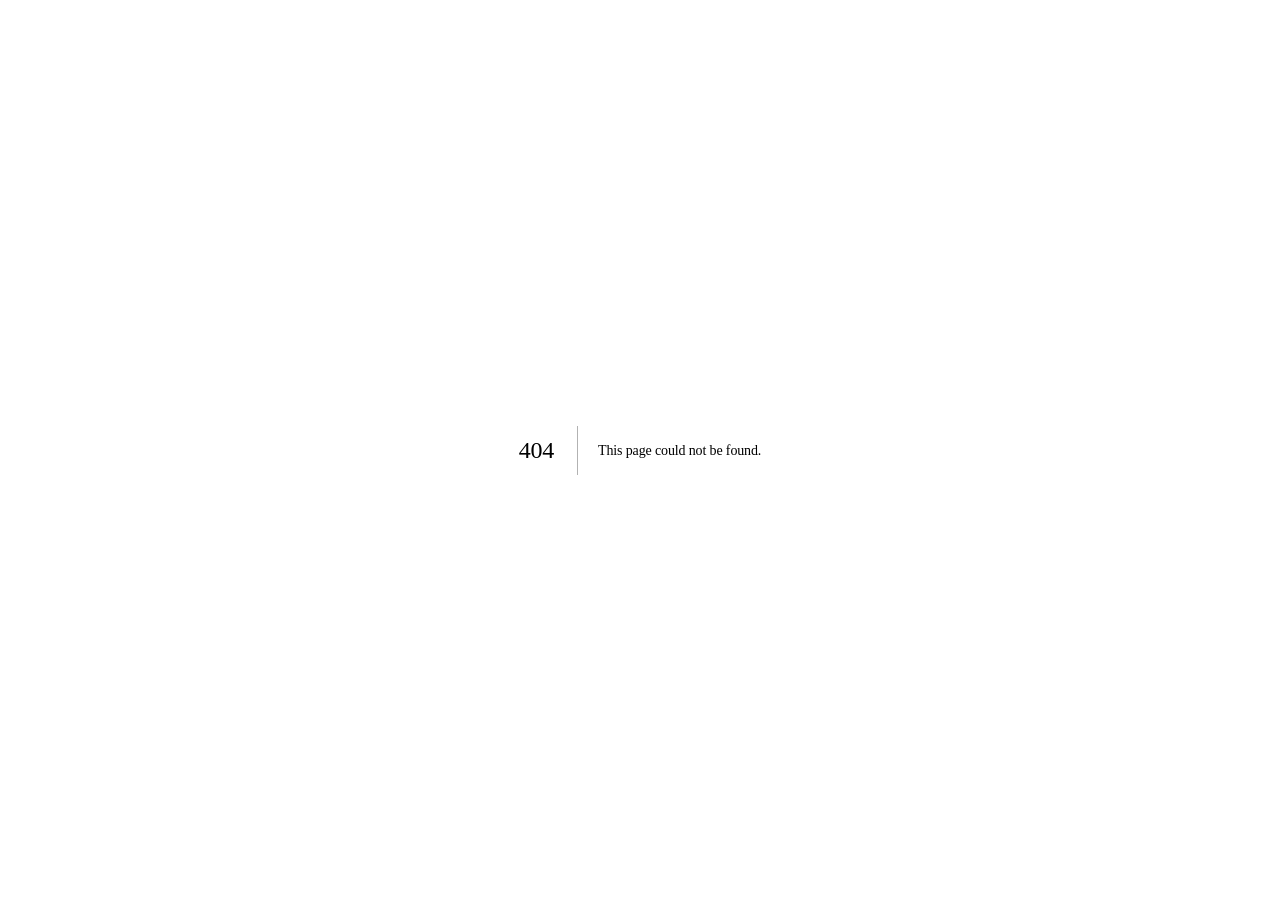
<file: next-preview/404/index.html>
<!DOCTYPE html><html lang="en" class="geist_a71539c9-module__T19VSG__variable geist_mono_8d43a2aa-module__8Li5zG__variable h-full antialiased"><head><meta charSet="utf-8"/><meta name="viewport" content="width=device-width, initial-scale=1"/><link rel="stylesheet" href="/next-preview/_next/static/chunks/1s0q57b1__ubw.css" data-precedence="next"/><link rel="preload" as="script" fetchPriority="low" href="/next-preview/_next/static/chunks/3l04zcqx63h3y.js"/><script src="/next-preview/_next/static/chunks/2cip_8pq5s96d.js" async=""></script><script src="/next-preview/_next/static/chunks/1mh6a-0e61pyc.js" async=""></script><script src="/next-preview/_next/static/chunks/turbopack-2t8480pe4vy3d.js" async=""></script><script src="/next-preview/_next/static/chunks/3fntmmi971322.js" async=""></script><meta name="robots" content="noindex"/><title>RampUp — MCAT prep that starts where you are</title><meta name="description" content="Every subject starts at its own level, from Preview to MCAT. A daily plan built from what you got wrong, a walkthrough on every miss, spaced review, and timed full-lengths. 7 days free, then $19.99 a month."/><link rel="canonical" href="https://rampupmcat.com/"/><meta property="og:title" content="RampUp — MCAT prep that starts where you are"/><meta property="og:description" content="Every subject starts at its own level, from Preview to MCAT. Biochem can start at Preview while Psych is already at MCAT level. 7 days free."/><meta property="og:url" content="https://rampupmcat.com/"/><meta property="og:site_name" content="RampUp"/><meta property="og:image" content="https://rampupmcat.com/assets/og-card.png"/><meta property="og:image:width" content="1200"/><meta property="og:image:height" content="630"/><meta property="og:type" content="website"/><meta name="twitter:card" content="summary_large_image"/><meta name="twitter:title" content="RampUp — MCAT prep that starts where you are"/><meta name="twitter:description" content="Every subject starts at its own level, from Preview to MCAT. 7 days free, then $19.99 a month."/><meta name="twitter:image" content="https://rampupmcat.com/assets/og-card.png"/><link rel="icon" href="/assets/favicon-32.png"/><link rel="apple-touch-icon" href="/assets/apple-touch-icon.png"/><meta name="next-size-adjust" content=""/><title>404: This page could not be found.</title><script src="/next-preview/_next/static/chunks/0cz1d0mv5g_q7.js" noModule=""></script></head><body class="min-h-full flex flex-col"><div hidden=""><!--$--><!--/$--></div><div class="scroll-progress" aria-hidden="true"></div><script type="application/ld+json">{"@context":"https://schema.org","@type":"SoftwareApplication","name":"RampUp","applicationCategory":"EducationalApplication","operatingSystem":"Web, iOS","description":"MCAT preparation that sets a separate starting level for every subject, teaches concepts before testing them, and builds a daily plan from what you got wrong.","url":"https://rampupmcat.com/","offers":{"@type":"Offer","price":"19.99","priceCurrency":"USD","description":"Monthly subscription with a 7-day free trial. $49.99 every 3 months also available."}}</script><div style="font-family:system-ui,&quot;Segoe UI&quot;,Roboto,Helvetica,Arial,sans-serif,&quot;Apple Color Emoji&quot;,&quot;Segoe UI Emoji&quot;;height:100vh;text-align:center;display:flex;flex-direction:column;align-items:center;justify-content:center"><div><style>body{color:#000;background:#fff;margin:0}.next-error-h1{border-right:1px solid rgba(0,0,0,.3)}@media (prefers-color-scheme:dark){body{color:#fff;background:#000}.next-error-h1{border-right:1px solid rgba(255,255,255,.3)}}</style><h1 class="next-error-h1" style="display:inline-block;margin:0 20px 0 0;padding:0 23px 0 0;font-size:24px;font-weight:500;vertical-align:top;line-height:49px">404</h1><div style="display:inline-block"><h2 style="font-size:14px;font-weight:400;line-height:49px;margin:0">This page could not be found.</h2></div></div></div><!--$--><!--/$--><script src="/next-preview/_next/static/chunks/3l04zcqx63h3y.js" id="_R_" async=""></script><script>(self.__next_f=self.__next_f||[]).push([0])</script><script>self.__next_f.push([1,"1:\"$Sreact.fragment\"\n2:I[39756,[\"/next-preview/_next/static/chunks/3fntmmi971322.js\"],\"default\"]\n3:I[37457,[\"/next-preview/_next/static/chunks/3fntmmi971322.js\"],\"default\"]\n4:I[97367,[\"/next-preview/_next/static/chunks/3fntmmi971322.js\"],\"OutletBoundary\"]\n5:\"$Sreact.suspense\"\n8:I[97367,[\"/next-preview/_next/static/chunks/3fntmmi971322.js\"],\"ViewportBoundary\"]\na:I[97367,[\"/next-preview/_next/static/chunks/3fntmmi971322.js\"],\"MetadataBoundary\"]\nc:I[68027,[\"/next-preview/_next/static/chunks/3fntmmi971322.js\"],\"default\",1]\n:HL[\"/next-preview/_next/static/chunks/1s0q57b1__ubw.css\",\"style\"]\n7:X\n0:{\"P\":null,\"c\":[\"\",\"_not-found\",\"\"],\"q\":\"\",\"i\":false,\"f\":[[[\"\",{\"children\":[\"/_not-found\",{\"children\":[\"__PAGE__\",{},\"$undefined\",\"$undefined\",4608]},\"$undefined\",\"$undefined\",4608]},\"$undefined\",\"$undefined\",4624],[[\"$\",\"$1\",\"c\",{\"children\":[[[\"$\",\"link\",\"0\",{\"rel\":\"stylesheet\",\"href\":\"/next-preview/_next/static/chunks/1s0q57b1__ubw.css\",\"precedence\":\"next\",\"crossOrigin\":\"$undefined\",\"nonce\":\"$undefined\"}],[\"$\",\"script\",\"script-0\",{\"src\":\"/next-preview/_next/static/chunks/3fntmmi971322.js\",\"async\":true,\"nonce\":\"$undefined\"}]],[\"$\",\"html\",null,{\"lang\":\"en\",\"className\":\"geist_a71539c9-module__T19VSG__variable geist_mono_8d43a2aa-module__8Li5zG__variable h-full antialiased\",\"children\":[\"$\",\"body\",null,{\"className\":\"min-h-full flex flex-col\",\"children\":[[\"$\",\"div\",null,{\"className\":\"scroll-progress\",\"aria-hidden\":true}],[\"$\",\"script\",null,{\"type\":\"application/ld+json\",\"dangerouslySetInnerHTML\":{\"__html\":\"{\\\"@context\\\":\\\"https://schema.org\\\",\\\"@type\\\":\\\"SoftwareApplication\\\",\\\"name\\\":\\\"RampUp\\\",\\\"applicationCategory\\\":\\\"EducationalApplication\\\",\\\"operatingSystem\\\":\\\"Web, iOS\\\",\\\"description\\\":\\\"MCAT preparation that sets a separate starting level for every subject, teaches concepts before testing them, and builds a daily plan from what you got wrong.\\\",\\\"url\\\":\\\"https://rampupmcat.com/\\\",\\\"offers\\\":{\\\"@type\\\":\\\"Offer\\\",\\\"price\\\":\\\"19.99\\\",\\\"priceCurrency\\\":\\\"USD\\\",\\\"description\\\":\\\"Monthly subscription with a 7-day free trial. $49.99 every 3 months also available.\\\"}}\"}}],[\"$\",\"$L2\",null,{\"parallelRouterKey\":\"children\",\"error\":\"$undefined\",\"errorStyles\":\"$undefined\",\"errorScripts\":\"$undefined\",\"template\":[\"$\",\"$L3\",null,{}],\"templateStyles\":\"$undefined\",\"templateScripts\":\"$undefined\",\"notFound\":[[[\"$\",\"title\",null,{\"children\":\"404: This page could not be found.\"}],[\"$\",\"div\",null,{\"style\":{\"fontFamily\":\"system-ui,\\\"Segoe UI\\\",Roboto,Helvetica,Arial,sans-serif,\\\"Apple Color Emoji\\\",\\\"Segoe UI Emoji\\\"\",\"height\":\"100vh\",\"textAlign\":\"center\",\"display\":\"flex\",\"flexDirection\":\"column\",\"alignItems\":\"center\",\"justifyContent\":\"center\"},\"children\":[\"$\",\"div\",null,{\"children\":[[\"$\",\"style\",null,{\"dangerouslySetInnerHTML\":{\"__html\":\"body{color:#000;background:#fff;margin:0}.next-error-h1{border-right:1px solid rgba(0,0,0,.3)}@media (prefers-color-scheme:dark){body{color:#fff;background:#000}.next-error-h1{border-right:1px solid rgba(255,255,255,.3)}}\"}}],[\"$\",\"h1\",null,{\"className\":\"next-error-h1\",\"style\":{\"display\":\"inline-block\",\"margin\":\"0 20px 0 0\",\"padding\":\"0 23px 0 0\",\"fontSize\":24,\"fontWeight\":500,\"verticalAlign\":\"top\",\"lineHeight\":\"49px\"},\"children\":404}],[\"$\",\"div\",null,{\"style\":{\"display\":\"inline-block\"},\"children\":[\"$\",\"h2\",null,{\"style\":{\"fontSize\":14,\"fontWeight\":400,\"lineHeight\":\"49px\",\"margin\":0},\"children\":\"This page could not be found.\"}]}]]}]}]],[]],\"forbidden\":\"$undefined\",\"unauthorized\":\"$undefined\"}]]}]}]]}],{\"children\":[[\"$\",\"$1\",\"c\",{\"children\":[null,[\"$\",\"$L2\",null,{\"parallelRouterKey\":\"children\",\"error\":\"$undefined\",\"errorStyles\":\"$undefined\",\"errorScripts\":\"$undefined\",\"template\":[\"$\",\"$L3\",null,{}],\"templateStyles\":\"$undefined\",\"templateScripts\":\"$undefined\",\"notFound\":\"$undefined\",\"forbidden\":\"$undefined\",\"unauthorized\":\"$undefined\"}]]}],{\"children\":[[\"$\",\"$1\",\"c\",{\"children\":[[[\"$\",\"title\",null,{\"children\":\"404: This page could not be found.\"}],[\"$\",\"div\",null,{\"style\":\"$0:f:0:1:0:props:children:1:props:children:props:children:2:props:notFound:0:1:props:style\",\"children\":[\"$\",\"div\",null,{\"children\":[[\"$\",\"style\",null,{\"dangerouslySetInnerHTML\":{\"__html\":\"body{color:#000;background:#fff;margin:0}.next-error-h1{border-right:1px solid rgba(0,0,0,.3)}@media (prefers-color-scheme:dark){body{color:#fff;background:#000}.next-error-h1{border-right:1px solid rgba(255,255,255,.3)}}\"}}],[\"$\",\"h1\",null,{\"className\":\"next-error-h1\",\"style\":\"$0:f:0:1:0:props:children:1:props:children:props:children:2:props:notFound:0:1:props:children:props:children:1:props:style\",\"children\":404}],[\"$\",\"div\",null,{\"style\":\"$0:f:0:1:0:props:children:1:props:children:props:children:2:props:notFound:0:1:props:children:props:children:2:props:style\",\"children\":[\"$\",\"h2\",null,{\"style\":\"$0:f:0:1:0:props:children:1:props:children:props:children:2:props:notFound:0:1:props:children:props:children:2:props:children:props:style\",\"children\":\"This page could not be found.\"}]}]]}]}]],null,[\"$\",\"$L4\",null,{\"children\":[\"$\",\"$5\",null,{\"name\":\"Next.MetadataOutlet\",\"children\":\"$@6\"}]}]]}],{},null,false,null]},null,false,\"$7\"]},null,false,null],[\"$\",\"$1\",\"h\",{\"children\":[[\"$\",\"meta\",null,{\"name\":\"robots\",\"content\":\"noindex\"}],[\"$\",\"$L8\",null,{\"children\":\"$L9\"}],[\"$\",\"div\",null,{\"hidden\":true,\"children\":[\"$\",\"$La\",null,{\"children\":[\"$\",\"$5\",null,{\"name\":\"Next.Metadata\",\"children\":\"$Lb\"}]}]}],[\"$\",\"meta\",null,{\"name\":\"next-size-adjust\",\"content\":\"\"}]]}],false]],\"m\":\"$undefined\",\"G\":[\"$c\",[[\"$\",\"link\",\"0\",{\"rel\":\"stylesheet\",\"href\":\"/next-preview/_next/static/chunks/1s0q57b1__ubw.css\",\"precedence\":\"next\",\"crossOrigin\":\"$undefined\",\"nonce\":\"$undefined\"}]]],\"S\":true,\"h\":null,\"r\":\"$undefined\",\"s\":\"$undefined\",\"a\":\"$undefined\",\"l\":\"$undefined\",\"p\":\"$undefined\",\"d\":\"$undefined\",\"b\":\"Z5l4e75ahrA5ZRbchYYeC\"}\n7:C\n9:[[\"$\",\"meta\",\"0\",{\"charSet\":\"utf-8\"}],[\"$\",\"meta\",\"1\",{\"name\":\"viewport\",\"content\":\"width=device-width, initial-scale=1\"}]]\nd:I[27201,[\"/next-preview/_next/static/chunks/3fntmmi971322.js\"],\"IconMark\"]\n6:null\nb:[[\"$\",\"title\",\"0\",{\"children\":\"RampUp — MCAT prep that starts where you are\"}],[\"$\",\"meta\",\"1\",{\"name\":\"description\",\"content\":\"Every subject starts at its own level, from Preview to MCAT. A daily plan built from what you got wrong, a walkthrough on every miss, spaced review, and timed full-lengths. 7 days free, then $19.99 a month.\"}],[\"$\",\"link\",\"2\",{\"rel\":\"canonical\",\"href\":\"https://rampupmcat.com/\"}],[\"$\",\"meta\",\"3\",{\"property\":\"og:title\",\"content\":\"RampUp — MCAT prep that starts where you are\"}],[\"$\",\"meta\",\"4\",{\"property\":\"og:description\",\"content\":\"Every subject starts at its own level, from Preview to MCAT. Biochem can start at Preview while Psych is already at MCAT level. 7 days free.\"}],[\"$\",\"meta\",\"5\",{\"property\":\"og:url\",\"content\":\"https://rampupmcat.com/\"}],[\"$\",\"meta\",\"6\",{\"property\":\"og:site_name\",\"content\":\"RampUp\"}],[\"$\",\"meta\",\"7\",{\"property\":\"og:image\",\"content\":\"https://rampupmcat.com/assets/og-card.png\"}],[\"$\",\"meta\",\"8\",{\"property\":\"og:image:width\",\"content\":\"1200\"}],[\"$\",\"meta\",\"9\",{\"property\":\"og:image:height\",\"content\":\"630\"}],[\"$\",\"meta\",\"10\",{\"property\":\"og:type\",\"content\":\"website\"}],[\"$\",\"meta\",\"11\",{\"name\":\"twitter:card\",\"content\":\"summary_large_image\"}],[\"$\",\"meta\",\"12\",{\"name\":\"twitter:title\",\"content\":\"RampUp — MCAT prep that starts where you are\"}],[\"$\",\"meta\",\"13\",{\"name\":\"twitter:description\",\"content\":\"Every subject starts at its own level, from Preview to MCAT. 7 days free, then $19.99 a month.\"}],[\"$\",\"meta\",\"14\",{\"name\":\"twitter:image\",\"content\":\"https://rampupmcat.com/assets/og-card.png\"}],[\"$\",\"link\",\"15\",{\"rel\":\"icon\",\"href\":\"/assets/favicon-32.png\"}],[\"$\",\"link\",\"16\",{\"rel\":\"apple-touch-icon\",\"href\":\"/assets/apple-touch-icon.png\"}],[\"$\",\"$Ld\",\"17\",{}]]\n"])</script></body></html>
</file>
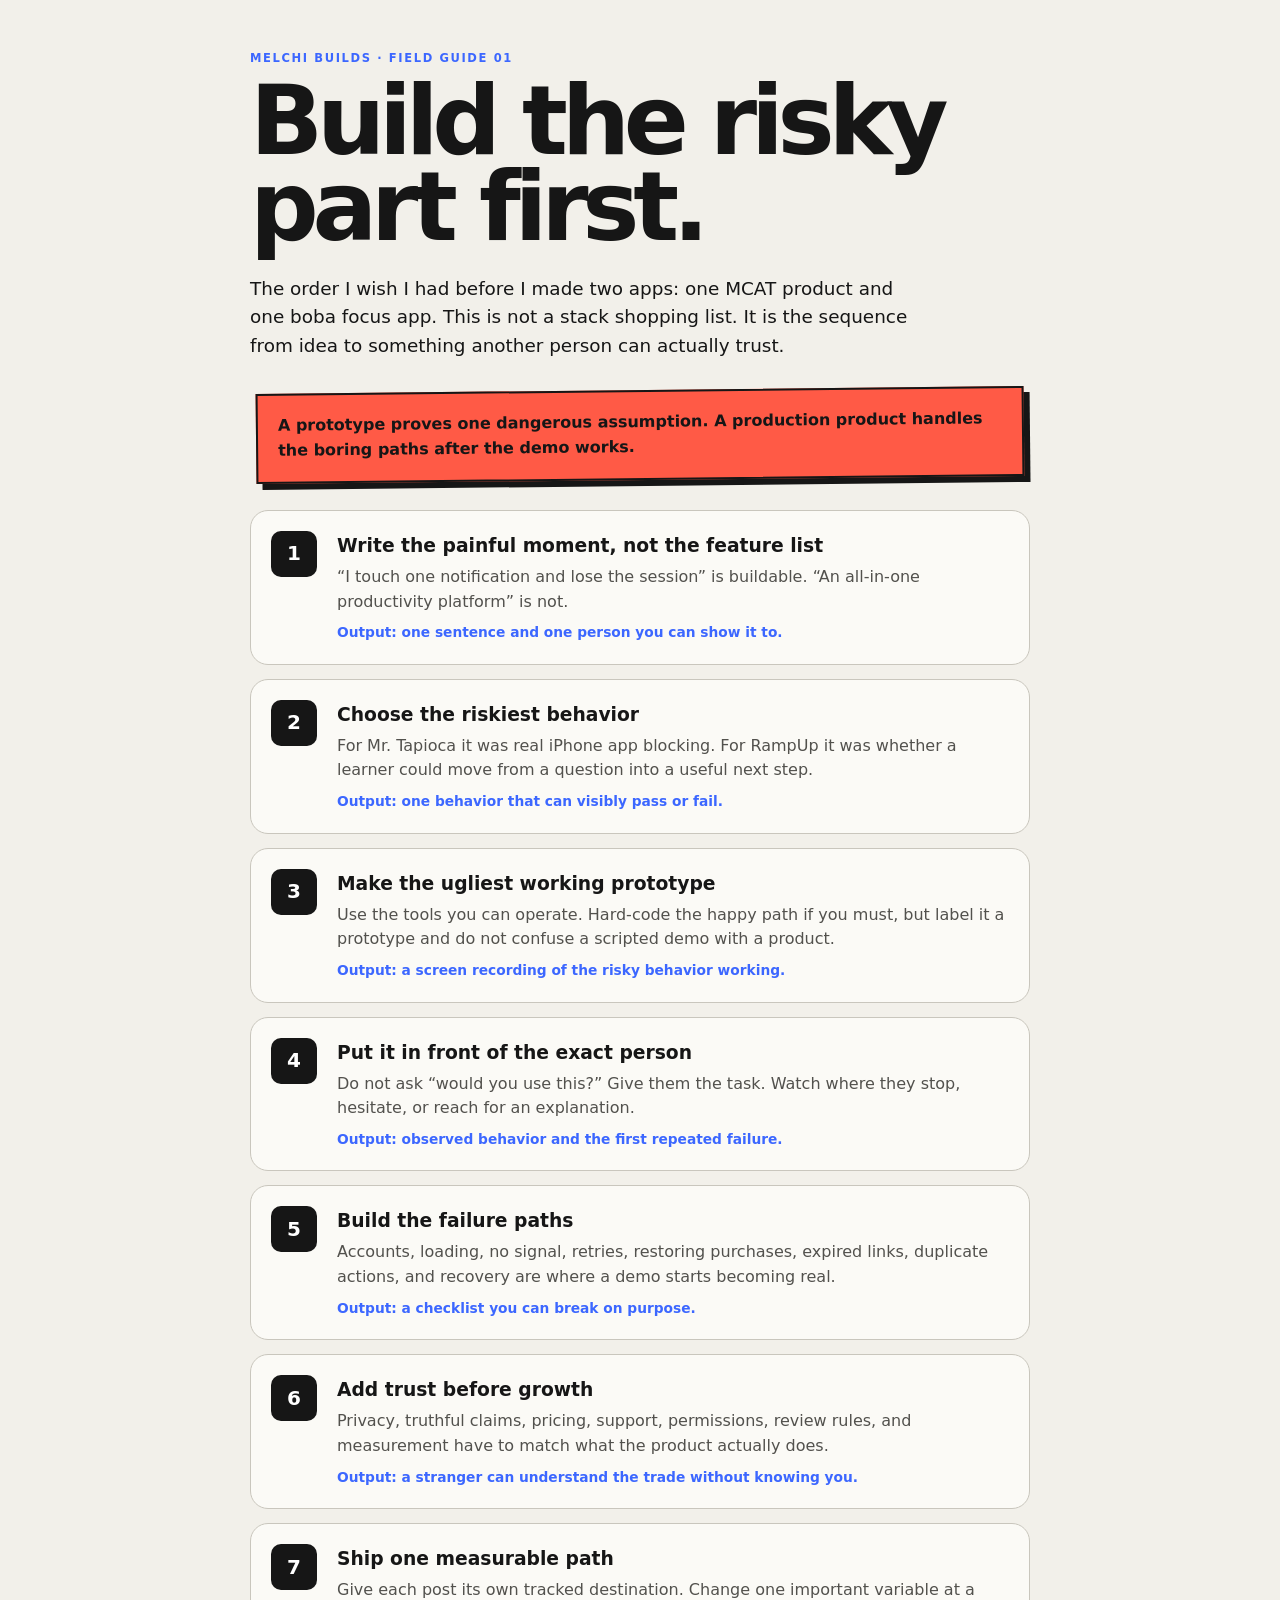
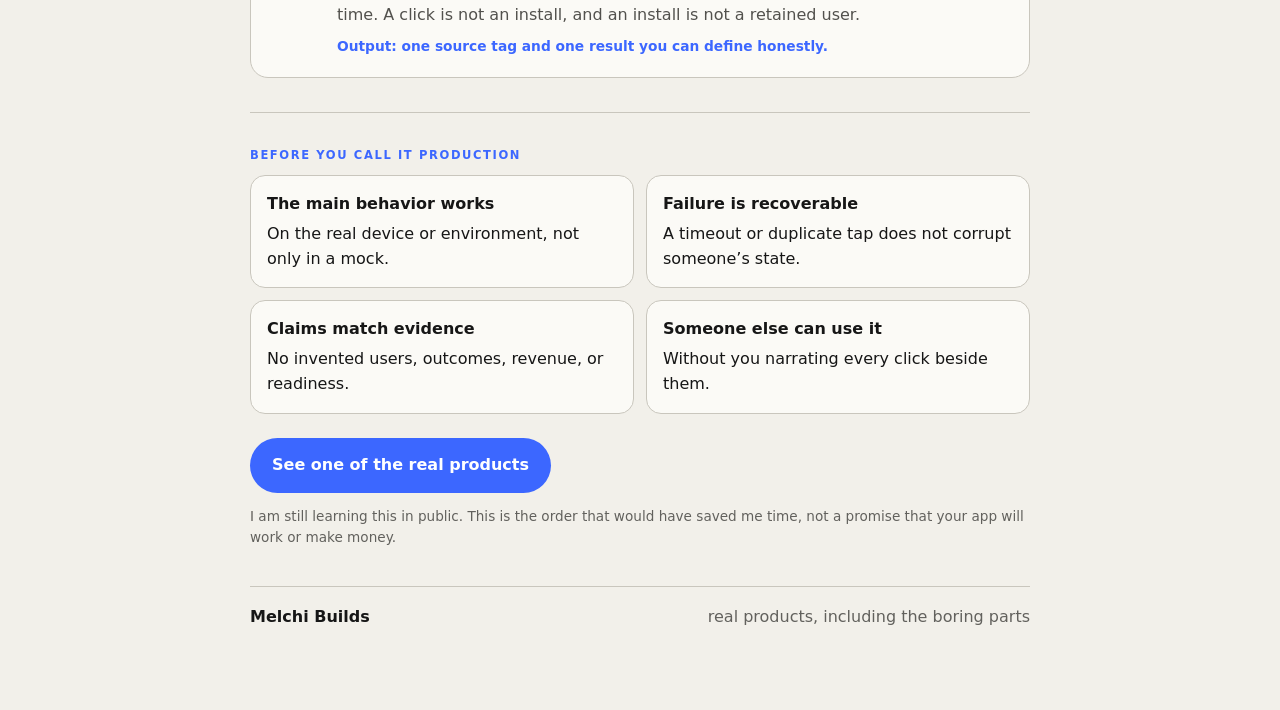
<file: resources/build-guide/index.html>
<!doctype html>
<html lang="en"><head><meta charset="utf-8"><meta name="viewport" content="width=device-width,initial-scale=1"><meta name="theme-color" content="#f2f0ea"><title>The honest app build order | Melchi Builds</title><style>:root{--ink:#161616;--paper:#f2f0ea;--line:#c9c6bd;--red:#ff5a46;--blue:#3c67ff;--card:#fbfaf6}*{box-sizing:border-box}body{margin:0;background:var(--paper);color:var(--ink);font:16px/1.55 Inter,ui-sans-serif,system-ui,-apple-system,sans-serif}main{width:min(780px,calc(100% - 32px));margin:auto;padding:50px 0 80px}.eyebrow{font-size:.72rem;font-weight:900;text-transform:uppercase;letter-spacing:.14em;color:var(--blue);margin:0 0 10px}h1{font-size:clamp(2.7rem,10vw,6rem);line-height:.9;letter-spacing:-.065em;margin:0 0 24px;max-width:11ch}.lead{font-size:1.15rem;max-width:58ch;margin-bottom:28px}.truth{border:2px solid var(--ink);background:var(--red);padding:18px 20px;font-weight:800;transform:rotate(-.6deg);box-shadow:6px 6px 0 var(--ink);margin:30px 6px}.steps{counter-reset:steps;display:grid;gap:14px}.step{counter-increment:steps;background:var(--card);border:1px solid var(--line);border-radius:18px;padding:20px;display:grid;grid-template-columns:52px 1fr;gap:14px}.step:before{content:counter(steps);width:46px;height:46px;background:var(--ink);color:white;border-radius:10px;display:grid;place-items:center;font-size:1.25rem;font-weight:900}.step h2{font-size:1.17rem;margin:0 0 5px}.step p{margin:0;color:#52514d}.proof{font-size:.86rem;color:var(--blue);font-weight:800;margin-top:8px}.divide{height:1px;background:var(--line);margin:34px 0}.check{display:grid;grid-template-columns:repeat(2,1fr);gap:12px}.box{border:1px solid var(--line);border-radius:15px;background:var(--card);padding:16px}.box b{display:block;margin-bottom:5px}.cta{display:inline-flex;background:var(--blue);color:white;font-weight:900;text-decoration:none;border-radius:999px;padding:15px 22px;margin-top:24px}.fine{font-size:.85rem;color:#62615d;margin-top:13px}.brand{display:flex;justify-content:space-between;margin-top:38px;padding-top:18px;border-top:1px solid var(--line);color:#62615d}.brand strong{color:var(--ink)}@media(max-width:580px){main{padding-top:30px}.step{grid-template-columns:44px 1fr;padding:16px}.step:before{width:40px;height:40px}.check{grid-template-columns:1fr}.truth{margin-left:4px;margin-right:4px}.brand{flex-direction:column;gap:8px}}</style></head><body><main><p class="eyebrow">Melchi Builds · field guide 01</p><h1>Build the risky part first.</h1><p class="lead">The order I wish I had before I made two apps: one MCAT product and one boba focus app. This is not a stack shopping list. It is the sequence from idea to something another person can actually trust.</p><div class="truth">A prototype proves one dangerous assumption. A production product handles the boring paths after the demo works.</div><div class="steps"><section class="step"><div><h2>Write the painful moment, not the feature list</h2><p>“I touch one notification and lose the session” is buildable. “An all-in-one productivity platform” is not.</p><div class="proof">Output: one sentence and one person you can show it to.</div></div></section><section class="step"><div><h2>Choose the riskiest behavior</h2><p>For Mr. Tapioca it was real iPhone app blocking. For RampUp it was whether a learner could move from a question into a useful next step.</p><div class="proof">Output: one behavior that can visibly pass or fail.</div></div></section><section class="step"><div><h2>Make the ugliest working prototype</h2><p>Use the tools you can operate. Hard-code the happy path if you must, but label it a prototype and do not confuse a scripted demo with a product.</p><div class="proof">Output: a screen recording of the risky behavior working.</div></div></section><section class="step"><div><h2>Put it in front of the exact person</h2><p>Do not ask “would you use this?” Give them the task. Watch where they stop, hesitate, or reach for an explanation.</p><div class="proof">Output: observed behavior and the first repeated failure.</div></div></section><section class="step"><div><h2>Build the failure paths</h2><p>Accounts, loading, no signal, retries, restoring purchases, expired links, duplicate actions, and recovery are where a demo starts becoming real.</p><div class="proof">Output: a checklist you can break on purpose.</div></div></section><section class="step"><div><h2>Add trust before growth</h2><p>Privacy, truthful claims, pricing, support, permissions, review rules, and measurement have to match what the product actually does.</p><div class="proof">Output: a stranger can understand the trade without knowing you.</div></div></section><section class="step"><div><h2>Ship one measurable path</h2><p>Give each post its own tracked destination. Change one important variable at a time. A click is not an install, and an install is not a retained user.</p><div class="proof">Output: one source tag and one result you can define honestly.</div></div></section></div><div class="divide"></div><p class="eyebrow">Before you call it production</p><div class="check"><div class="box"><b>The main behavior works</b><span>On the real device or environment, not only in a mock.</span></div><div class="box"><b>Failure is recoverable</b><span>A timeout or duplicate tap does not corrupt someone’s state.</span></div><div class="box"><b>Claims match evidence</b><span>No invented users, outcomes, revenue, or readiness.</span></div><div class="box"><b>Someone else can use it</b><span>Without you narrating every click beside them.</span></div></div><a class="cta" id="primary" href="https://mrtapioca.me/get?src=ig-melchi-build-guide">See one of the real products</a><p class="fine">I am still learning this in public. This is the order that would have saved me time, not a promise that your app will work or make money.</p><div class="brand"><strong>Melchi Builds</strong><span>real products, including the boring parts</span></div></main><script>const src=new URLSearchParams(location.search).get('src');if(src&&/^(ig|tt|yt)-melchi-build-guide$/.test(src)){document.getElementById('primary').href='https://mrtapioca.me/get?src='+encodeURIComponent(src)}</script></body></html>
</file>
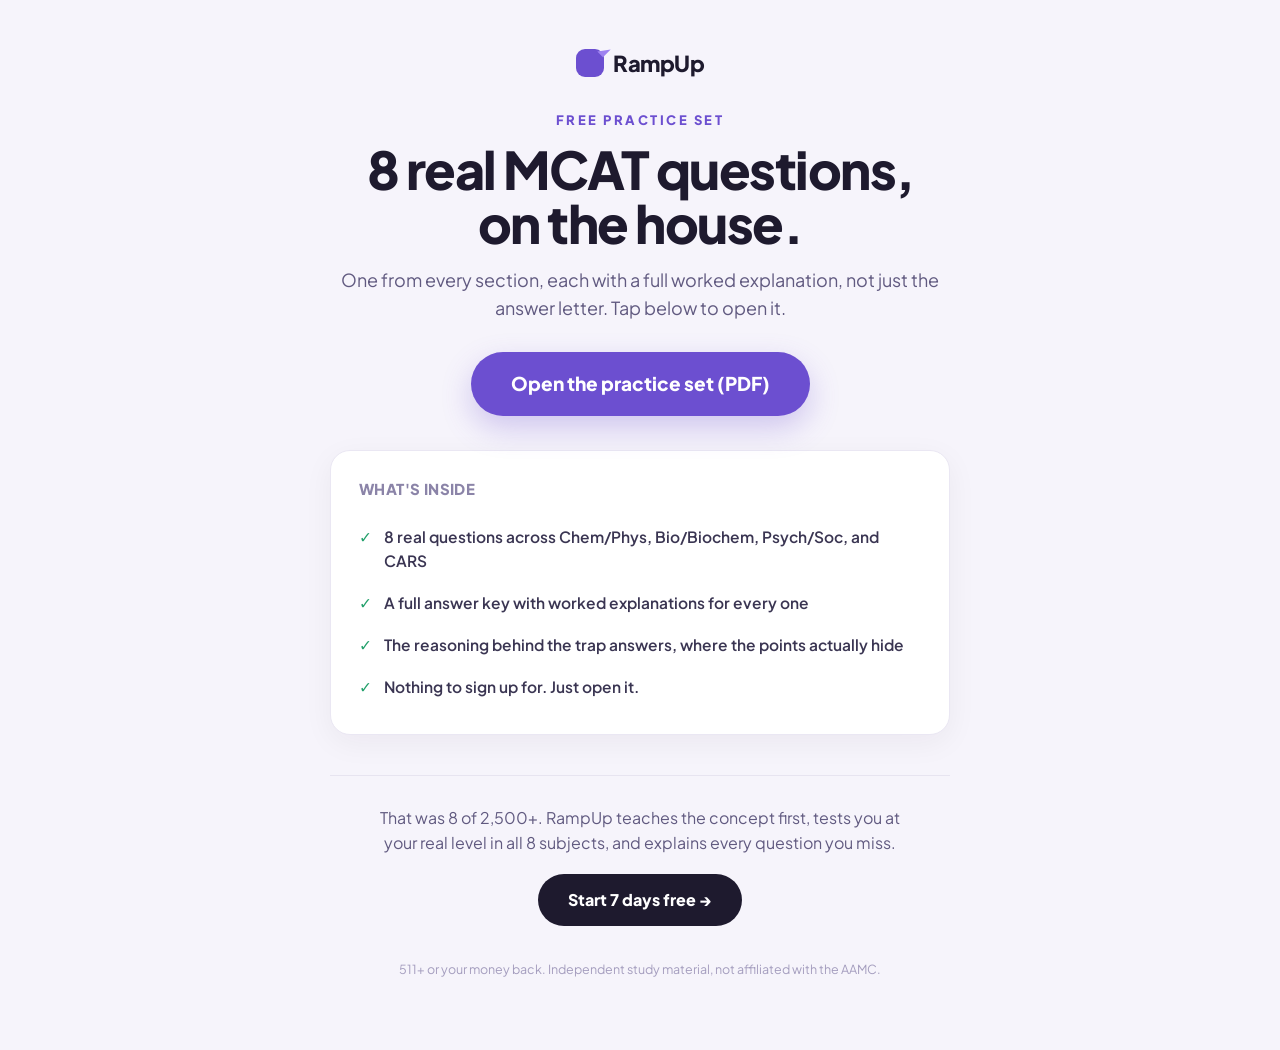
<file: resources/practice-set/index.html>
<!doctype html><html lang="en"><head><meta charset="utf-8"><meta name="viewport" content="width=device-width,initial-scale=1">
<title>Your free MCAT practice set | RampUp</title>
<meta name="description" content="8 real MCAT questions, one from every section, with full worked explanations. Free from RampUp.">
<meta name="theme-color" content="#F6F4FB">
<link rel="preconnect" href="https://fonts.googleapis.com"><link rel="preconnect" href="https://fonts.gstatic.com" crossorigin>
<link href="https://fonts.googleapis.com/css2?family=Plus+Jakarta+Sans:wght@500;600;700;800&display=swap" rel="stylesheet">
<style>
*{margin:0;padding:0;box-sizing:border-box}
body{font-family:'Plus Jakarta Sans',system-ui,sans-serif;background:#F6F4FB;color:#1E1A2E;line-height:1.55;-webkit-font-smoothing:antialiased}
.wrap{width:min(620px,calc(100% - 36px));margin:0 auto;padding:46px 0 70px;text-align:center}
.brand{display:inline-flex;align-items:center;gap:9px;font-weight:800;font-size:22px;letter-spacing:-.5px;margin-bottom:30px}
.brand .r{width:28px;height:28px;border-radius:9px;background:#6C4FD0;position:relative}.brand .r::after{content:"";position:absolute;right:-4px;top:-4px;width:0;height:0;border-left:8px solid transparent;border-bottom:11px solid #9E82F0;transform:rotate(45deg)}
.eyebrow{font-weight:800;font-size:13px;letter-spacing:2.5px;text-transform:uppercase;color:#6C4FD0;margin-bottom:12px}
h1{font-size:clamp(34px,7vw,52px);font-weight:800;letter-spacing:-1.5px;line-height:1.04;margin-bottom:16px;text-wrap:balance}
.lead{font-size:18px;color:#615A80;max-width:46ch;margin:0 auto 30px}
.btn{display:inline-block;background:#6C4FD0;color:#fff;font-weight:800;font-size:19px;text-decoration:none;padding:17px 40px;border-radius:999px;box-shadow:0 12px 30px rgba(108,79,208,.28);transition:transform .12s}
.btn:hover{transform:translateY(-2px)}
.card{background:#fff;border:1px solid #EAE7F3;border-radius:20px;padding:26px 28px;margin:34px 0;text-align:left;box-shadow:0 8px 30px rgba(30,26,46,.05)}
.card h2{font-size:15px;font-weight:800;letter-spacing:.4px;text-transform:uppercase;color:#8B84A8;margin-bottom:16px}
.row{display:flex;align-items:flex-start;gap:12px;padding:9px 0;font-size:15.5px;color:#3A3552;font-weight:600}
.row .ck{color:#22A06B;font-weight:800;flex:none}
.after{margin-top:40px;padding-top:30px;border-top:1px solid #E7E4F0}
.after p{color:#615A80;font-size:16px;max-width:44ch;margin:0 auto 18px}
.link2{display:inline-block;background:#1E1A2E;color:#fff;font-weight:800;text-decoration:none;padding:14px 30px;border-radius:999px;font-size:16px}
.fine{margin-top:34px;color:#A49DBE;font-size:12.5px}
</style></head><body>
<div class="wrap">
  <span class="brand"><span class="r"></span>RampUp</span>
  <div class="eyebrow">Free practice set</div>
  <h1>8 real MCAT questions, on the house.</h1>
  <p class="lead">One from every section, each with a full worked explanation, not just the answer letter. Tap below to open it.</p>
  <a class="btn" id="pdf" href="free-practice-set.pdf" target="_blank" rel="noopener">Open the practice set (PDF)</a>
  <div class="card">
    <h2>What's inside</h2>
    <div class="row"><span class="ck">&#10003;</span>8 real questions across Chem/Phys, Bio/Biochem, Psych/Soc, and CARS</div>
    <div class="row"><span class="ck">&#10003;</span>A full answer key with worked explanations for every one</div>
    <div class="row"><span class="ck">&#10003;</span>The reasoning behind the trap answers, where the points actually hide</div>
    <div class="row"><span class="ck">&#10003;</span>Nothing to sign up for. Just open it.</div>
  </div>
  <div class="after">
    <p>That was 8 of 2,500+. RampUp teaches the concept first, tests you at your real level in all 8 subjects, and explains every question you miss.</p>
    <a class="link2" id="app" href="https://rampupmcat.com/">Start 7 days free &rarr;</a>
  </div>
  <p class="fine">511+ or your money back. Independent study material, not affiliated with the AAMC.</p>
</div>
<script>
(function(){var s=new URLSearchParams(location.search).get('src');if(s&&/^(ig|tt|yt)-rampup-test$/.test(s)){var a=document.getElementById('app');a.href='https://rampupmcat.com/?src='+encodeURIComponent(s);}})();
</script>
</body></html>
</file>
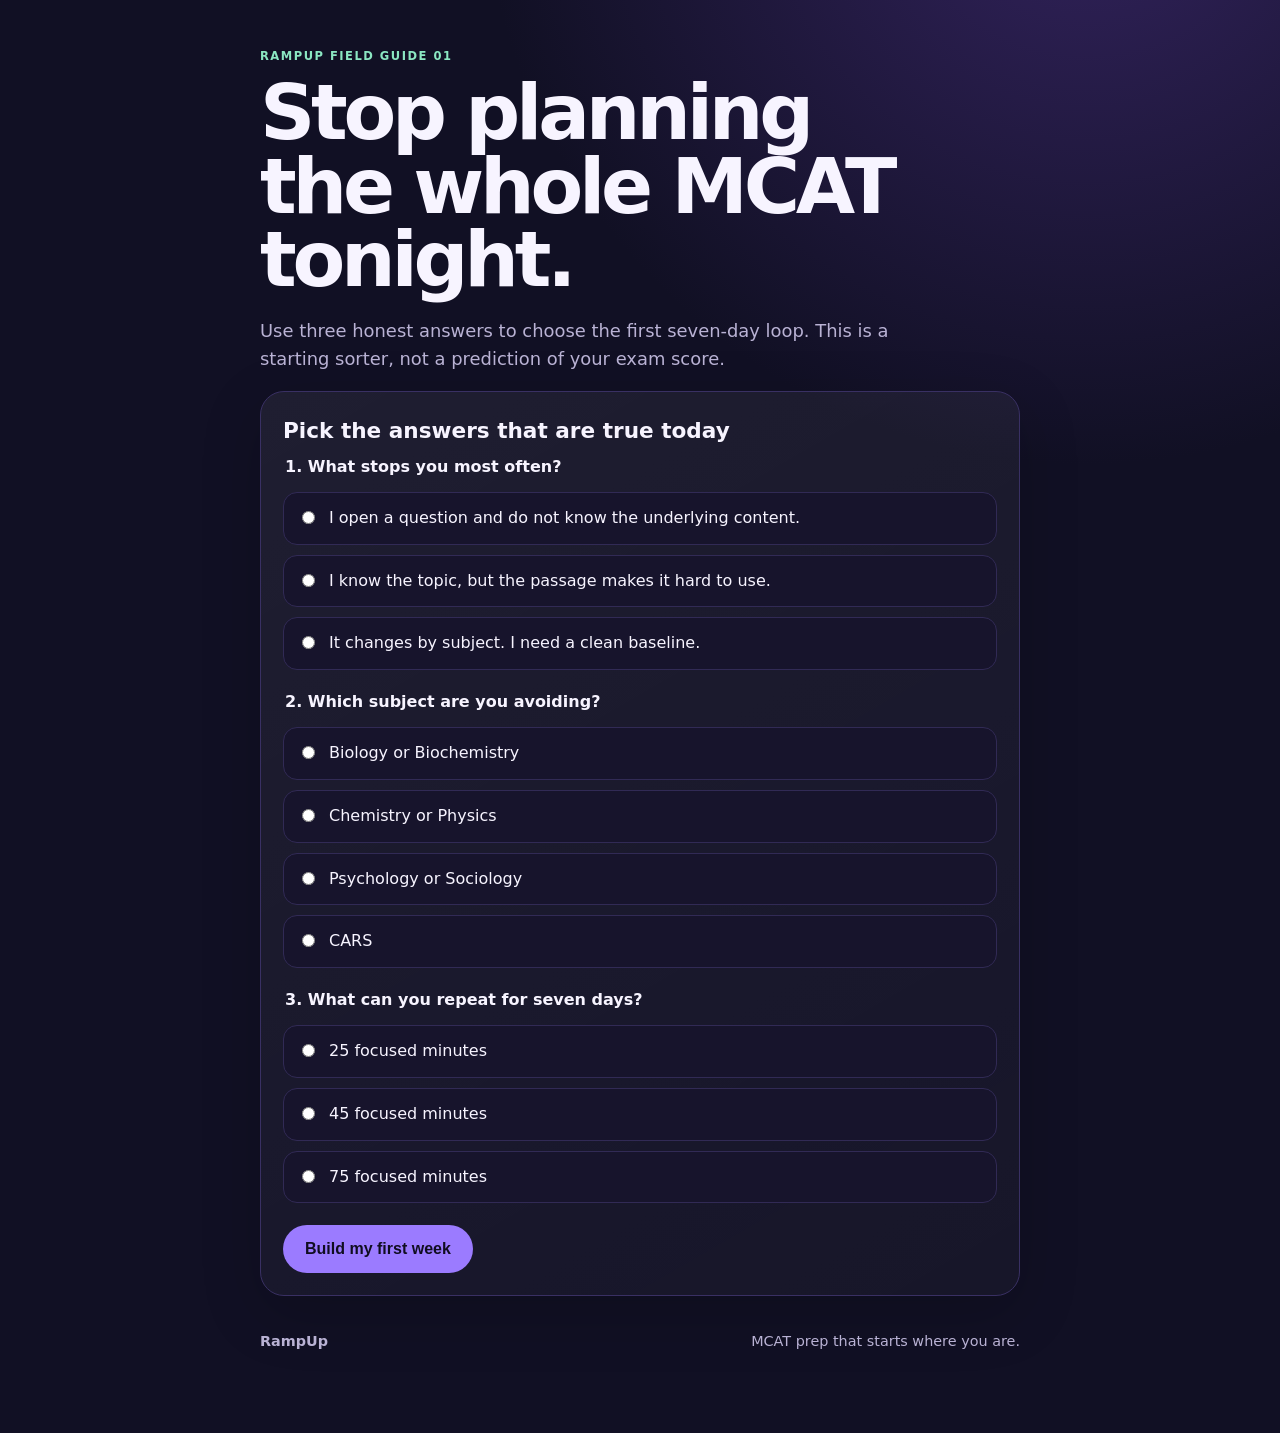
<file: resources/starting-plan/index.html>
<!doctype html>
<html lang="en">
<head>
  <meta charset="utf-8">
  <meta name="viewport" content="width=device-width,initial-scale=1">
  <meta name="theme-color" content="#111024">
  <title>Your 5-minute MCAT starting plan | RampUp</title>
  <style>
    :root{--ink:#f7f4ff;--muted:#b9b2d4;--panel:#1d1938;--edge:#393063;--violet:#9b7bff;--mint:#8be7c2;--paper:#111024}*{box-sizing:border-box}body{margin:0;background:radial-gradient(circle at 85% -10%,#33235e 0,transparent 38rem),var(--paper);color:var(--ink);font:16px/1.55 Inter,ui-sans-serif,system-ui,-apple-system,sans-serif}main{width:min(760px,calc(100% - 32px));margin:auto;padding:48px 0 80px}.eyebrow{margin:0 0 10px;color:var(--mint);font-weight:800;letter-spacing:.13em;text-transform:uppercase;font-size:.72rem}h1{font-size:clamp(2.3rem,9vw,4.8rem);line-height:.96;letter-spacing:-.055em;margin:0 0 20px;max-width:12ch}h2{font-size:1.35rem;margin:0 0 8px}p{color:var(--muted);margin:0 0 16px}.lead{font-size:1.12rem;max-width:58ch}.card{background:linear-gradient(150deg,rgba(255,255,255,.06),rgba(255,255,255,.025));border:1px solid var(--edge);border-radius:24px;padding:22px;margin:18px 0;box-shadow:0 18px 60px rgba(0,0,0,.18)}fieldset{border:0;padding:0;margin:0;display:grid;gap:10px}legend{font-weight:800;margin-bottom:12px}label{display:flex;gap:11px;align-items:flex-start;background:#17142c;border:1px solid #312a55;border-radius:14px;padding:13px;cursor:pointer}input{margin-top:5px;accent-color:var(--violet)}button,.cta{display:inline-flex;justify-content:center;align-items:center;border:0;border-radius:999px;background:var(--violet);color:#100d20;font-weight:900;text-decoration:none;padding:15px 22px;font-size:1rem;cursor:pointer}.result{display:none}.result.show{display:block}.week{display:grid;grid-template-columns:repeat(2,1fr);gap:10px;margin:18px 0}.day{background:#17142c;border:1px solid #312a55;border-radius:14px;padding:14px}.day b{color:var(--mint);display:block;font-size:.8rem;text-transform:uppercase;letter-spacing:.08em}.note{font-size:.86rem;border-left:3px solid var(--mint);padding-left:12px}.brand{display:flex;align-items:center;justify-content:space-between;margin-top:34px;color:var(--muted);font-size:.9rem}@media(max-width:560px){main{padding-top:30px}.week{grid-template-columns:1fr}.card{border-radius:20px;padding:18px}h1{font-size:3rem}.brand{align-items:flex-start;gap:12px;flex-direction:column}}</style>
</head>
<body>
<main>
  <p class="eyebrow">RampUp field guide 01</p>
  <h1>Stop planning the whole MCAT tonight.</h1>
  <p class="lead">Use three honest answers to choose the first seven-day loop. This is a starting sorter, not a prediction of your exam score.</p>
  <section class="card" aria-labelledby="sorter-title">
    <h2 id="sorter-title">Pick the answers that are true today</h2>
    <form id="sorter">
      <fieldset><legend>1. What stops you most often?</legend>
        <label><input type="radio" name="gap" value="content" required> I open a question and do not know the underlying content.</label>
        <label><input type="radio" name="gap" value="passage"> I know the topic, but the passage makes it hard to use.</label>
        <label><input type="radio" name="gap" value="mixed"> It changes by subject. I need a clean baseline.</label>
      </fieldset>
      <fieldset style="margin-top:20px"><legend>2. Which subject are you avoiding?</legend>
        <label><input type="radio" name="subject" value="the subject you picked" required> Biology or Biochemistry</label>
        <label><input type="radio" name="subject" value="the subject you picked"> Chemistry or Physics</label>
        <label><input type="radio" name="subject" value="the subject you picked"> Psychology or Sociology</label>
        <label><input type="radio" name="subject" value="the subject you picked"> CARS</label>
      </fieldset>
      <fieldset style="margin-top:20px"><legend>3. What can you repeat for seven days?</legend>
        <label><input type="radio" name="time" value="25" required> 25 focused minutes</label>
        <label><input type="radio" name="time" value="45"> 45 focused minutes</label>
        <label><input type="radio" name="time" value="75"> 75 focused minutes</label>
      </fieldset>
      <button type="submit" style="margin-top:22px">Build my first week</button>
    </form>
  </section>
  <section class="card result" id="result" aria-live="polite">
    <p class="eyebrow">Your seven-day starting loop</p><h2 id="resultTitle">Start with one subject</h2>
    <div class="week">
      <div class="day"><b>Day 1</b><span id="day1">Find the baseline.</span></div>
      <div class="day"><b>Days 2–3</b><span id="day23">Work one narrow gap.</span></div>
      <div class="day"><b>Day 4</b>Redo every miss without looking at the answer.</div>
      <div class="day"><b>Days 5–6</b><span id="day56">Mix content and application.</span></div>
      <div class="day"><b>Day 7</b>Write three lines: what repeated, what improved, what comes next.</div>
    </div>
    <p class="note">A practice result tells you what to work on next. It does not convert into an official MCAT score.</p>
    <a class="cta" id="primary" href="https://rampupmcat.com/get?src=ig-rampup-start-plan">Try the subject map in RampUp</a>
  </section>
  <div class="brand"><strong>RampUp</strong><span>MCAT prep that starts where you are.</span></div>
</main>
<script>
const src=new URLSearchParams(location.search).get('src');if(src&&/^(ig|tt|yt)-rampup-start-plan$/.test(src)){document.getElementById('primary').href='https://rampupmcat.com/get?src='+encodeURIComponent(src)}
document.getElementById('sorter').addEventListener('submit',e=>{e.preventDefault();const d=new FormData(e.currentTarget),gap=d.get('gap'),minutes=d.get('time');document.getElementById('resultTitle').textContent=`Start with ${minutes} minutes on the subject you picked`;document.getElementById('day1').textContent=gap==='mixed'?'Do a small mixed baseline and mark the subject with the most repeated misses.':gap==='content'?'Do a small set and name the missing idea behind every miss.':'Do one short passage and mark where your reasoning left the text.';document.getElementById('day23').textContent=gap==='content'?'Review one narrow content gap, then answer new questions on only that gap.':'Use one passage at a time. Write why every wrong choice is wrong.';document.getElementById('day56').textContent=`Use ${minutes} minutes: half review, half new questions. Stop when the block ends.`;document.getElementById('result').classList.add('show');document.getElementById('result').scrollIntoView({behavior:'smooth',block:'start'})});
</script>
</body></html>
</file>
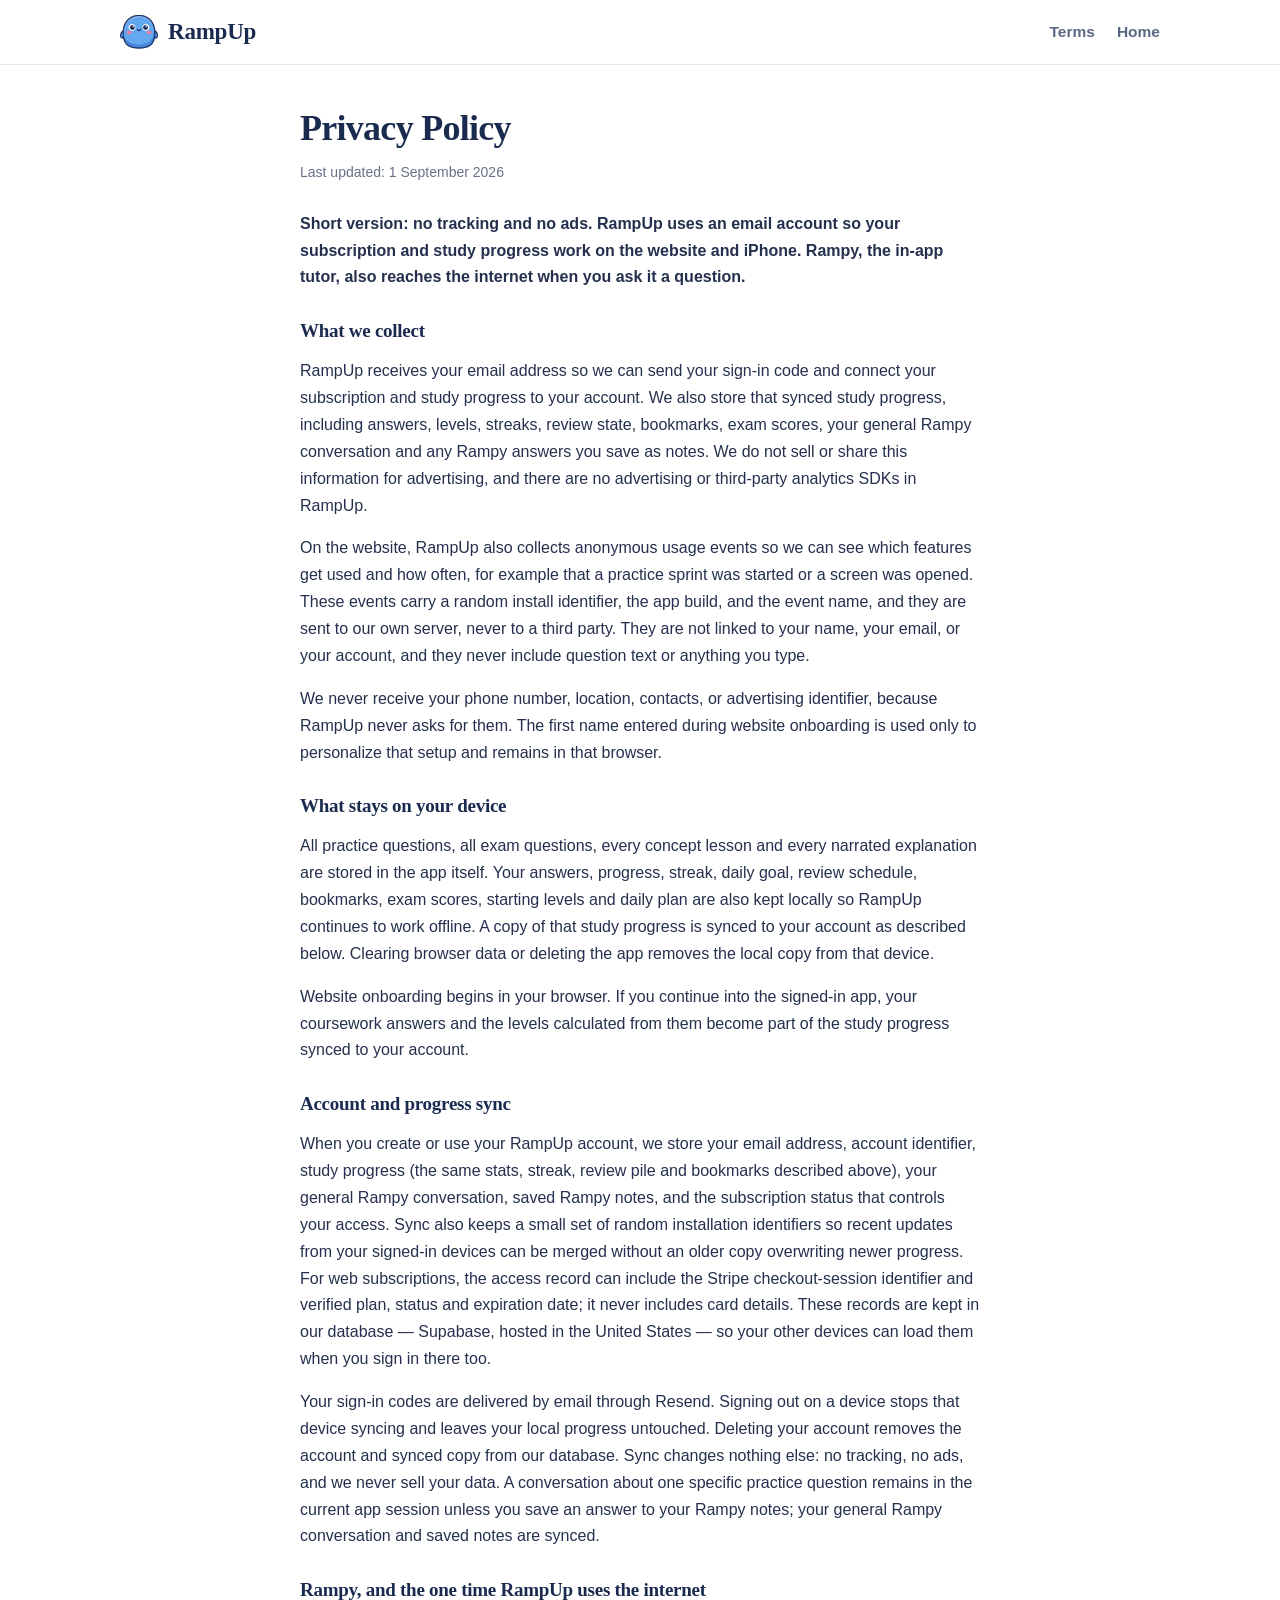
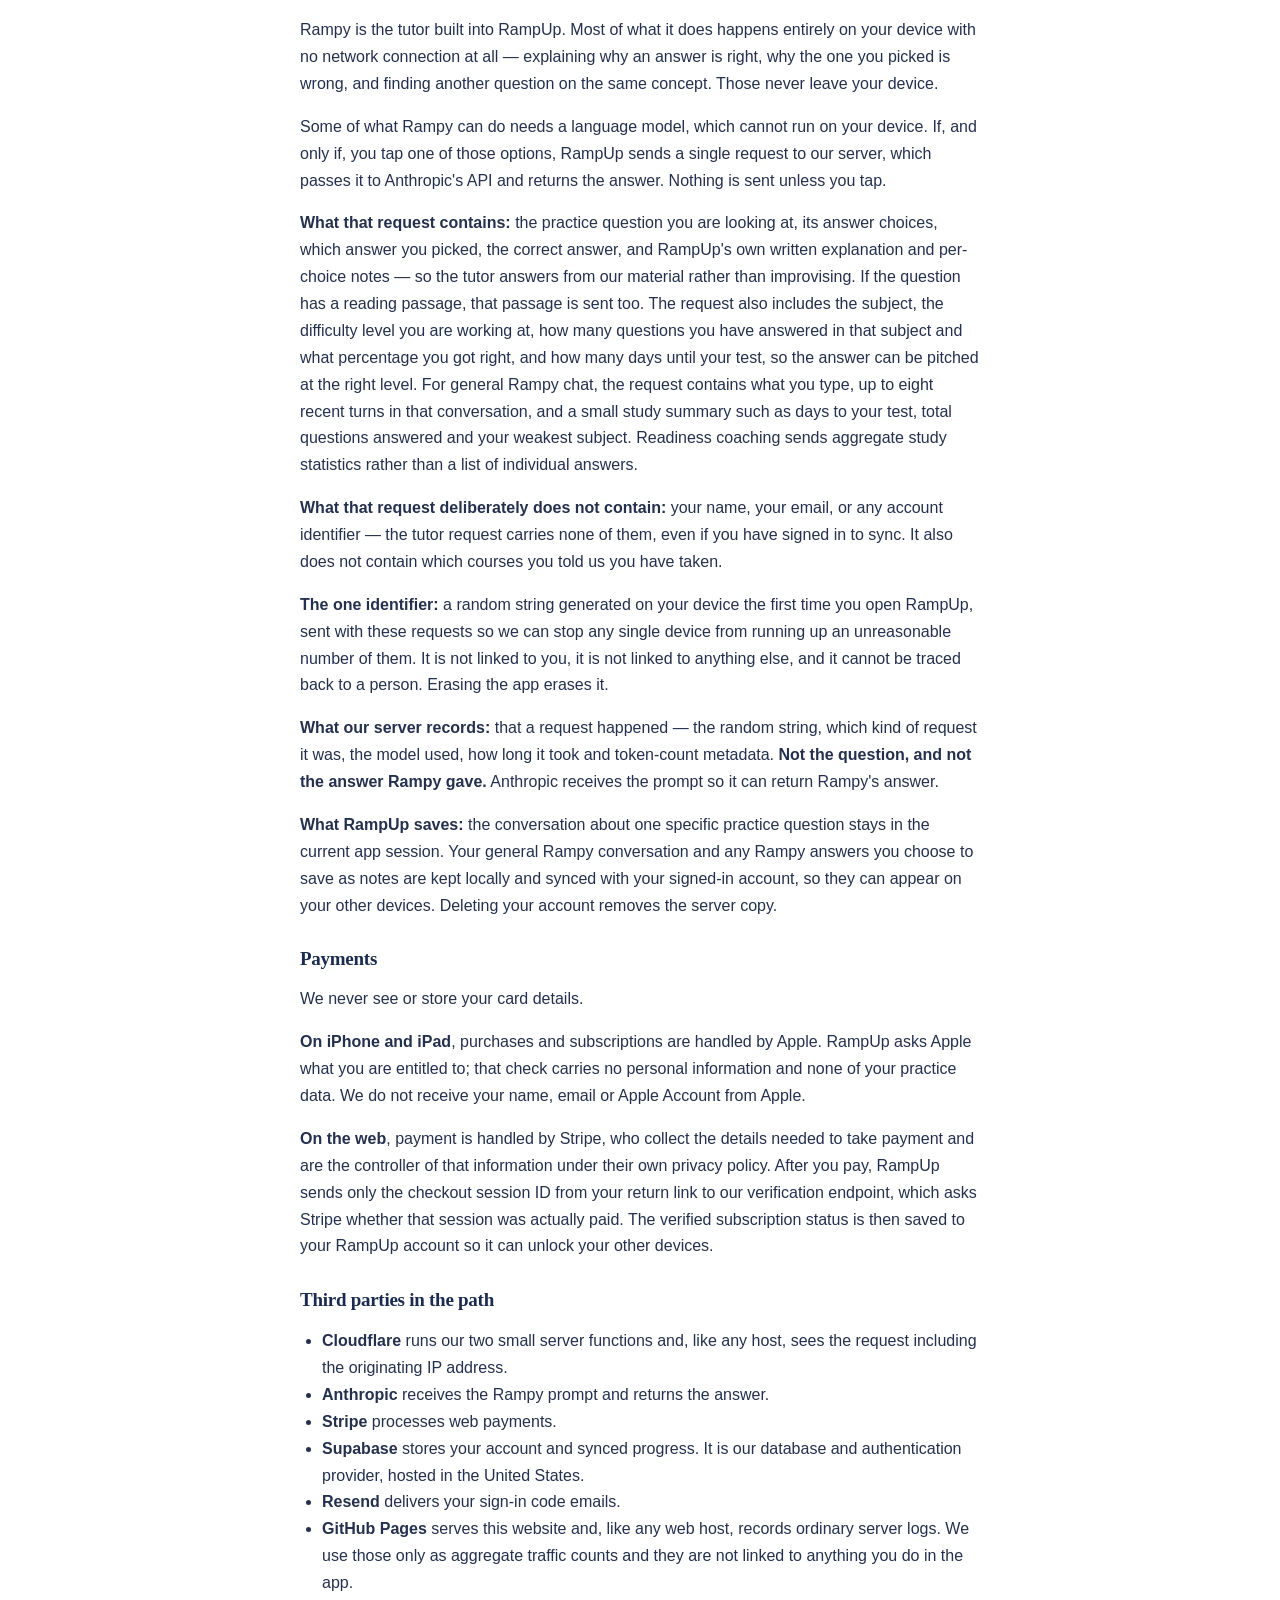
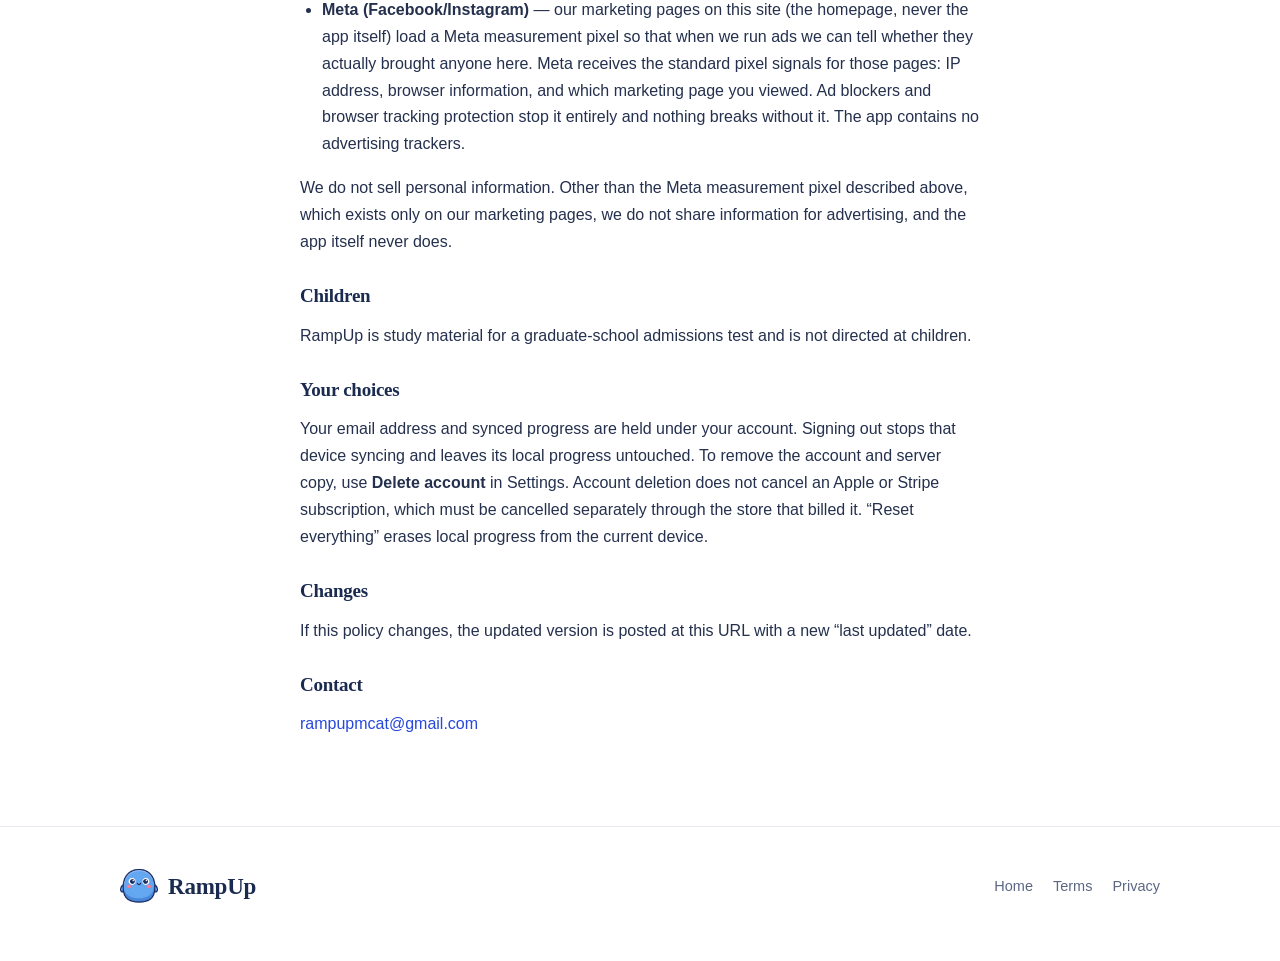
<file: privacy.html>
<!DOCTYPE html>
<html lang="en">
<head>
<meta charset="utf-8" />
<meta name="viewport" content="width=device-width, initial-scale=1" />
<title>RampUp — Privacy Policy</title>
<meta name="description" content="What RampUp collects, what leaves your device, and what does not. No tracking or ads; your email account carries your subscription and study progress across devices." />
<link rel="canonical" href="https://rampupmcat.com/privacy.html" />
<meta name="theme-color" content="#2648db" />
<link rel="icon" href="/assets/favicon-32.png" sizes="32x32" />
<link rel="stylesheet" href="/assets/site.css" />
</head>
<body>
<nav><div class="wrap nav-in">
  <a class="logo" href="/"><span class="logo-mark" data-mark="happy" data-size="38"></span> RampUp</a>
  <div class="nav-links"><a href="/terms.html">Terms</a><a href="/">Home</a></div>
</div></nav>

<div class="doc">
  <h1>Privacy Policy</h1>
  <p class="updated">Last updated: 1 September 2026</p>

  <p><strong>Short version: no tracking and no ads. RampUp uses an email account so
  your subscription and study progress work on the website and iPhone. Rampy, the
  in-app tutor, also reaches the internet when you ask it a question.</strong></p>

  <h2>What we collect</h2>
  <p>RampUp receives your email address so we can send your sign-in code and connect
  your subscription and study progress to your account. We also store that synced study
  progress, including answers, levels, streaks, review state, bookmarks, exam scores,
  your general Rampy conversation and any Rampy answers you save as notes.
  We do not sell or share this information for advertising, and there are no advertising
  or third-party analytics SDKs in RampUp.</p>
  <p>On the website, RampUp also collects anonymous usage events so we can see which
  features get used and how often, for example that a practice sprint was started or a
  screen was opened. These events carry a random install identifier, the app build, and
  the event name, and they are sent to our own server, never to a third party. They are
  not linked to your name, your email, or your account, and they never include question
  text or anything you type.</p>
  <p>We never receive your phone number, location, contacts, or advertising identifier,
  because RampUp never asks for them. The first name entered during website onboarding
  is used only to personalize that setup and remains in that browser.</p>

  <h2>What stays on your device</h2>
  <p>All practice questions, all exam questions, every
  concept lesson and every narrated explanation are stored in the app itself. Your
  answers, progress, streak, daily goal, review schedule, bookmarks, exam scores,
  starting levels and daily plan are also kept locally so RampUp continues to work
  offline. A copy of that study progress is synced to your account as described below.
  Clearing browser data or deleting the app removes the local copy from that device.</p>
  <p>Website onboarding begins in your browser. If you continue into the signed-in app,
  your coursework answers and the levels calculated from them become part of the study
  progress synced to your account.</p>

  <h2>Account and progress sync</h2>
  <p>When you create or use your RampUp account, we store your email address, account
  identifier, study progress (the same stats, streak, review pile and bookmarks described
  above), your general Rampy conversation, saved Rampy notes, and the subscription status
  that controls your access. Sync also keeps a small
  set of random installation identifiers so recent updates from your signed-in devices can
  be merged without an older copy overwriting newer progress. For web subscriptions, the
  access record can include the Stripe checkout-session identifier and verified plan,
  status and expiration date; it never includes card details. These records are kept in our
  database — Supabase, hosted in the United States — so your other devices can load them
  when you sign in there too.</p>
  <p>Your sign-in codes are delivered by email through Resend. Signing out on a device
  stops that device syncing and leaves your local progress untouched. Deleting your
  account removes the account and synced copy from our database. Sync changes nothing else:
  no tracking, no ads, and we never sell your data. A conversation about one specific
  practice question remains in the current app session unless you save an answer to your
  Rampy notes; your general Rampy conversation and saved notes are synced.</p>

  <h2>Rampy, and the one time RampUp uses the internet</h2>
  <p>Rampy is the tutor built into RampUp. Most of what it does happens entirely on
  your device with no network connection at all — explaining why an answer is right,
  why the one you picked is wrong, and finding another question on the same concept.
  Those never leave your device.</p>
  <p>Some of what Rampy can do needs a language model, which cannot run on your
  device. If, and only if, you tap one of those options, RampUp sends a single request
  to our server, which passes it to Anthropic's API and returns the answer. Nothing is
  sent unless you tap.</p>
  <p><strong>What that request contains:</strong> the practice question you are looking
  at, its answer choices, which answer you picked, the correct answer, and RampUp's own
  written explanation and per-choice notes — so the tutor answers from our material
  rather than improvising. If the question has a reading passage, that passage is sent
  too. The request also includes the subject, the difficulty level you are
  working at, how many questions you have answered in that subject and what percentage
  you got right, and how many days until your test, so the answer can be pitched at the
  right level. For general Rampy chat, the request contains what you type, up to eight
  recent turns in that conversation, and a small study summary such as days to your test,
  total questions answered and your weakest subject. Readiness coaching sends aggregate
  study statistics rather than a list of individual answers.</p>
  <p><strong>What that request deliberately does not contain:</strong> your name, your
  email, or any account identifier — the tutor request carries none of them, even if you
  have signed in to sync. It also does not contain which courses you told us you have
  taken.</p>
  <p><strong>The one identifier:</strong> a random string generated on your device the
  first time you open RampUp, sent with these requests so we can stop any single device
  from running up an unreasonable number of them. It is not linked to you, it is not
  linked to anything else, and it cannot be traced back to a person. Erasing the app
  erases it.</p>
  <p><strong>What our server records:</strong> that a request happened — the random
  string, which kind of request it was, the model used, how long it took and token-count
  metadata. <strong>Not the question, and not the answer Rampy gave.</strong> Anthropic
  receives the prompt so it can return Rampy's answer.</p>
  <p><strong>What RampUp saves:</strong> the conversation about one specific practice
  question stays in the current app session. Your general Rampy conversation and any
  Rampy answers you choose to save as notes are kept locally and synced with your signed-in
  account, so they can appear on your other devices. Deleting your account removes the
  server copy.</p>

  <h2>Payments</h2>
  <p>We never see or store your card details.</p>
  <p><strong>On iPhone and iPad</strong>, purchases and subscriptions are handled by
  Apple. RampUp asks Apple what you are entitled to; that check carries no personal
  information and none of your practice data. We do not receive your name, email or
  Apple Account from Apple.</p>
  <p><strong>On the web</strong>, payment is handled by Stripe, who collect the details
  needed to take payment and are the controller of that information under their own
  privacy policy. After you pay, RampUp sends only the checkout session ID from your
  return link to our verification endpoint, which asks Stripe whether that session was
  actually paid. The verified subscription status is then saved to your RampUp account
  so it can unlock your other devices.</p>

  <h2>Third parties in the path</h2>
  <ul>
    <li><strong>Cloudflare</strong> runs our two small server functions and, like any
    host, sees the request including the originating IP address.</li>
    <li><strong>Anthropic</strong> receives the Rampy prompt and returns the answer.</li>
    <li><strong>Stripe</strong> processes web payments.</li>
    <li><strong>Supabase</strong> stores your account and synced progress. It is our
    database and authentication provider, hosted in the
    United States.</li>
    <li><strong>Resend</strong> delivers your sign-in code emails.</li>
    <li><strong>GitHub Pages</strong> serves this website and, like any web host,
    records ordinary server logs. We use those only as aggregate traffic counts and
    they are not linked to anything you do in the app.</li>
    <li><strong>Meta (Facebook/Instagram)</strong> — our marketing pages on this site
    (the homepage, never the app itself) load a Meta measurement pixel so that when we
    run ads we can tell whether they actually brought anyone here. Meta receives the
    standard pixel signals for those pages: IP address, browser information, and which
    marketing page you viewed. Ad blockers and browser tracking protection stop it
    entirely and nothing breaks without it. The app contains no advertising trackers.</li>
  </ul>
  <p>We do not sell personal information. Other than the Meta measurement pixel
  described above, which exists only on our marketing pages, we do not share
  information for advertising, and the app itself never does.</p>

  <h2>Children</h2>
  <p>RampUp is study material for a graduate-school admissions test and is not directed
  at children.</p>

  <h2>Your choices</h2>
  <p>Your email address and synced progress are held under your account. Signing out
  stops that device syncing and leaves its local progress untouched. To remove the
  account and server copy, use <strong>Delete account</strong> in Settings. Account
  deletion does not cancel an Apple or Stripe subscription, which must be cancelled
  separately through the store that billed it. “Reset everything” erases local progress
  from the current device.</p>

  <h2>Changes</h2>
  <p>If this policy changes, the updated version is posted at this URL with a new
  “last updated” date.</p>

  <h2>Contact</h2>
  <p><a href="mailto:rampupmcat@gmail.com">rampupmcat@gmail.com</a></p>
</div>

<footer><div class="wrap">
  <div class="foot">
    <a class="logo" href="/"><span class="logo-mark" data-mark="happy" data-size="38"></span> RampUp</a>
    <div class="foot-links"><a href="/">Home</a><a href="/terms.html">Terms</a><a href="/privacy.html">Privacy</a></div>
  </div>
</div></footer>
<script src="/assets/brand.js"></script>
</body>
</html>
</file>
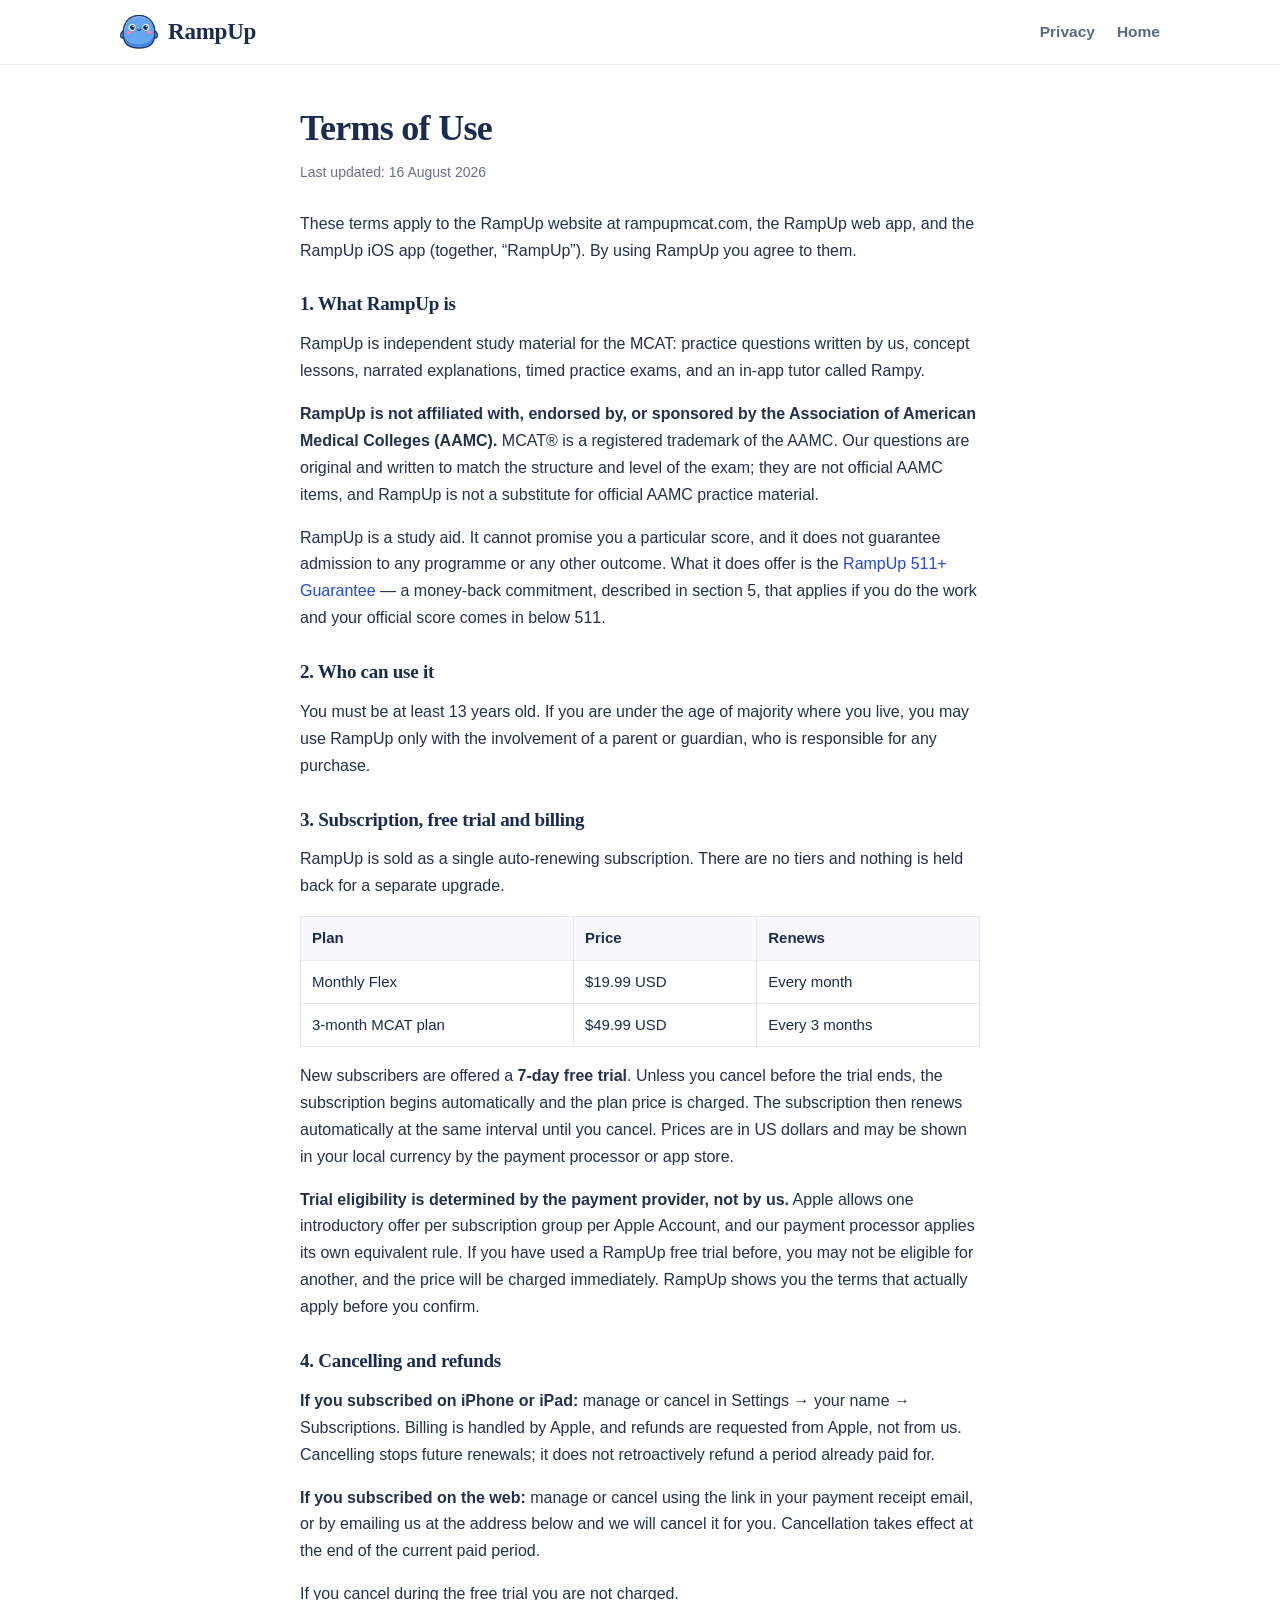
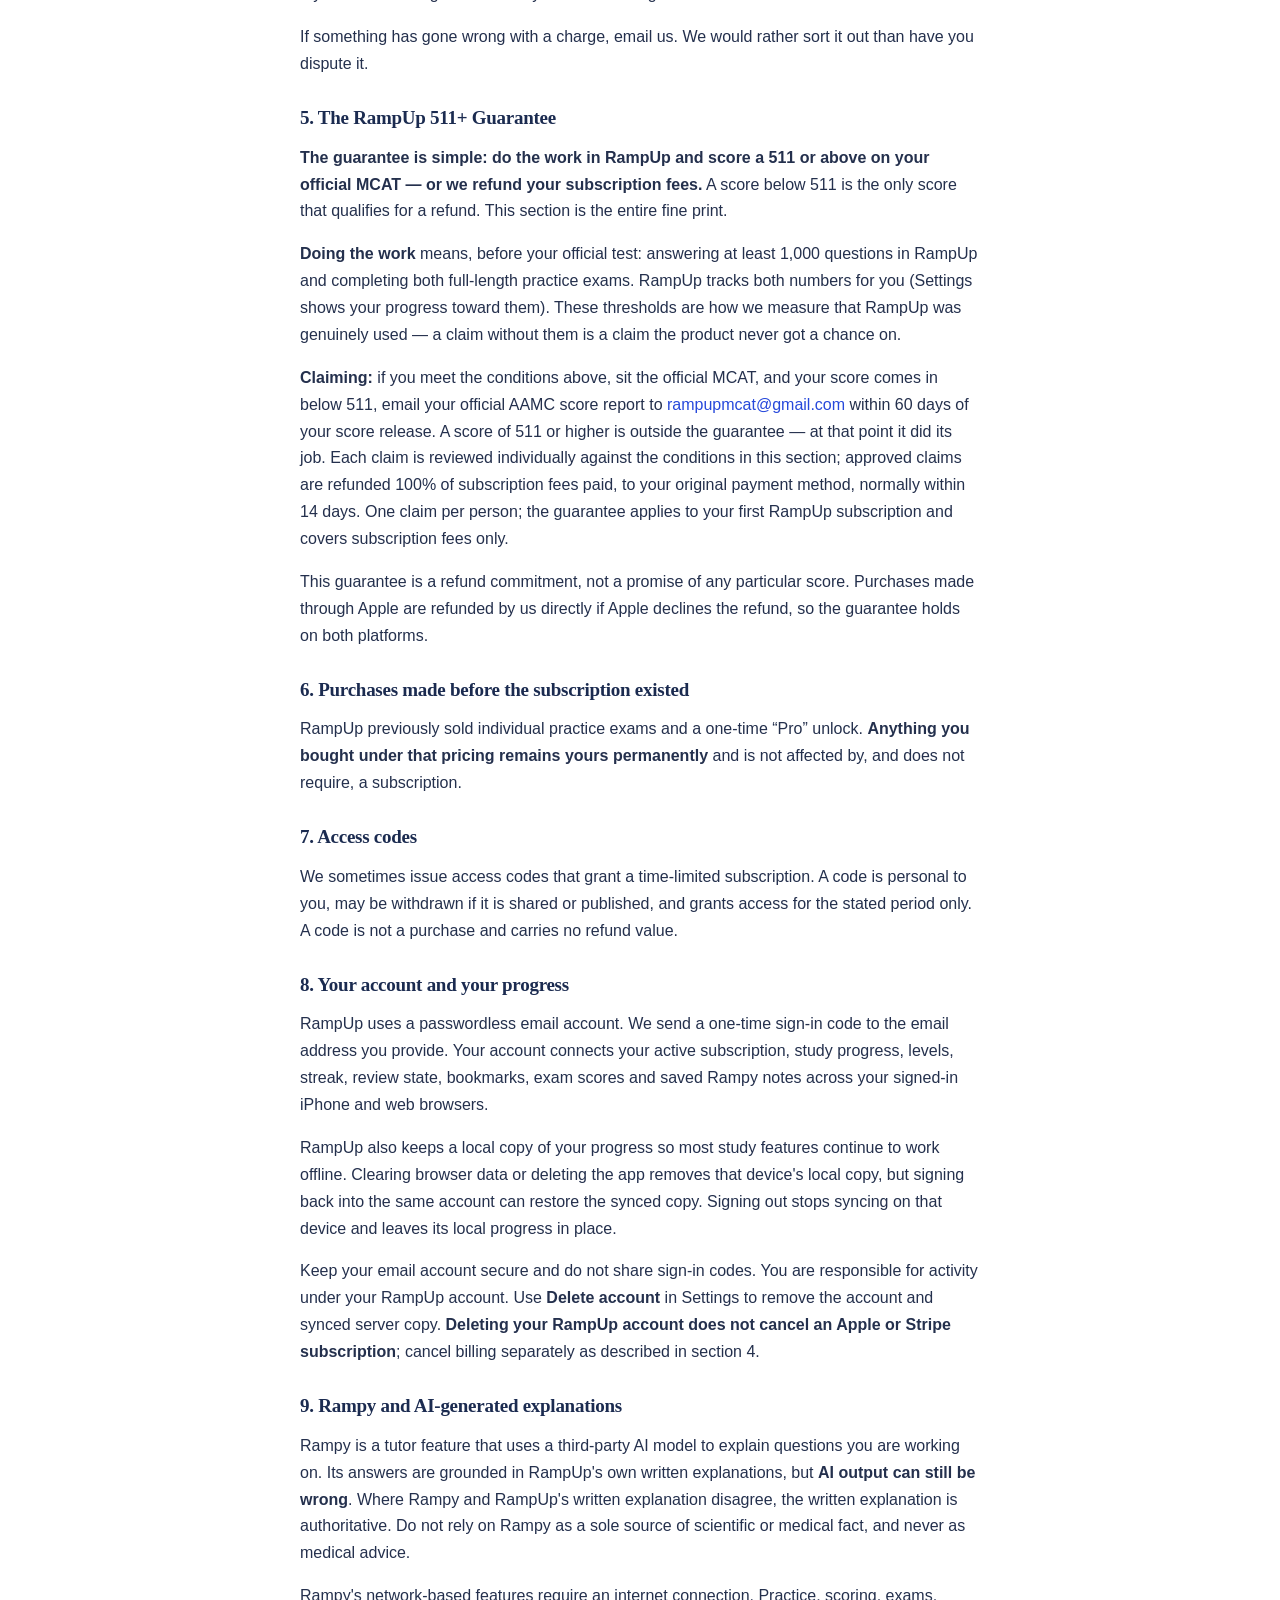
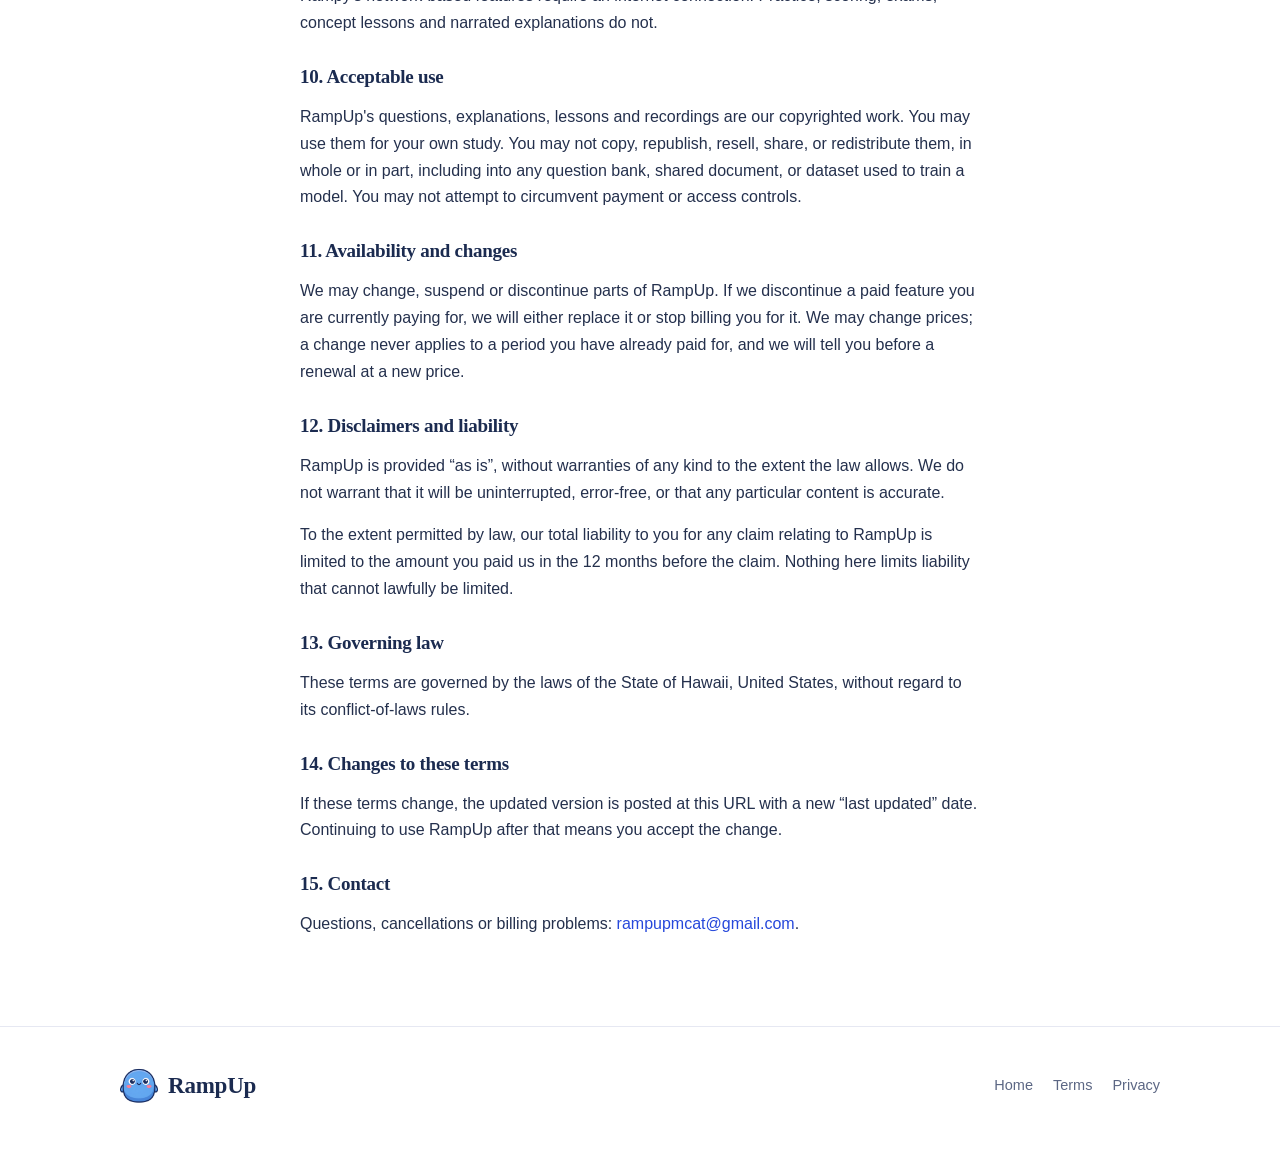
<file: terms.html>
<!DOCTYPE html>
<html lang="en">
<head>
<meta charset="utf-8" />
<meta name="viewport" content="width=device-width, initial-scale=1" />
<title>RampUp — Terms of Use</title>
<meta name="description" content="Terms of Use for RampUp, including subscription, free trial, billing and cancellation terms." />
<link rel="canonical" href="https://rampupmcat.com/terms.html" />
<meta name="theme-color" content="#2648db" />
<link rel="icon" href="/assets/favicon-32.png" sizes="32x32" />
<link rel="stylesheet" href="/assets/site.css" />
</head>
<body>
<nav><div class="wrap nav-in">
  <a class="logo" href="/"><span class="logo-mark" data-mark="happy" data-size="38"></span> RampUp</a>
  <div class="nav-links"><a href="/privacy.html">Privacy</a><a href="/">Home</a></div>
</div></nav>

<div class="doc">
  <h1>Terms of Use</h1>
  <p class="updated">Last updated: 16 August 2026</p>

  <p>These terms apply to the RampUp website at rampupmcat.com, the RampUp web app,
  and the RampUp iOS app (together, “RampUp”). By using RampUp you agree to them.</p>

  <h2>1. What RampUp is</h2>
  <p>RampUp is independent study material for the MCAT: practice questions written
  by us, concept lessons, narrated explanations, timed practice exams, and an
  in-app tutor called Rampy.</p>
  <p><strong>RampUp is not affiliated with, endorsed by, or sponsored by the
  Association of American Medical Colleges (AAMC).</strong> MCAT® is a registered
  trademark of the AAMC. Our questions are original and written to match the
  structure and level of the exam; they are not official AAMC items, and RampUp is
  not a substitute for official AAMC practice material.</p>
  <p>RampUp is a study aid. It cannot promise you a particular score, and it does
  not guarantee admission to any programme or any other outcome. What it does
  offer is the <a href="#guarantee">RampUp 511+ Guarantee</a> — a money-back
  commitment, described in section 5, that applies if you do the work and your
  official score comes in below 511.</p>

  <h2>2. Who can use it</h2>
  <p>You must be at least 13 years old. If you are under the age of majority where
  you live, you may use RampUp only with the involvement of a parent or guardian,
  who is responsible for any purchase.</p>

  <h2>3. Subscription, free trial and billing</h2>
  <p>RampUp is sold as a single auto-renewing subscription. There are no tiers and
  nothing is held back for a separate upgrade.</p>
  <table>
    <tr><th>Plan</th><th>Price</th><th>Renews</th></tr>
    <tr><td>Monthly Flex</td><td>$19.99 USD</td><td>Every month</td></tr>
    <tr><td>3-month MCAT plan</td><td>$49.99 USD</td><td>Every 3 months</td></tr>
  </table>
  <p>New subscribers are offered a <strong>7-day free trial</strong>. Unless you
  cancel before the trial ends, the subscription begins automatically and the plan
  price is charged. The subscription then renews automatically at the same interval
  until you cancel. Prices are in US dollars and may be shown in your local currency
  by the payment processor or app store.</p>
  <p><strong>Trial eligibility is determined by the payment provider, not by us.</strong>
  Apple allows one introductory offer per subscription group per Apple Account, and
  our payment processor applies its own equivalent rule. If you have used a RampUp
  free trial before, you may not be eligible for another, and the price will be
  charged immediately. RampUp shows you the terms that actually apply before you
  confirm.</p>

  <h2>4. Cancelling and refunds</h2>
  <p><strong>If you subscribed on iPhone or iPad:</strong> manage or cancel in
  Settings → your name → Subscriptions. Billing is handled by Apple, and refunds are
  requested from Apple, not from us. Cancelling stops future renewals; it does not
  retroactively refund a period already paid for.</p>
  <p><strong>If you subscribed on the web:</strong> manage or cancel using the link
  in your payment receipt email, or by emailing us at the address below and we will
  cancel it for you. Cancellation takes effect at the end of the current paid period.</p>
  <p>If you cancel during the free trial you are not charged.</p>
  <p>If something has gone wrong with a charge, email us. We would rather sort it out
  than have you dispute it.</p>

  <h2 id="guarantee">5. The RampUp 511+ Guarantee</h2>
  <p><strong>The guarantee is simple: do the work in RampUp and score a 511 or
  above on your official MCAT — or we refund your subscription fees.</strong>
  A score below 511 is the only score that qualifies for a refund. This section
  is the entire fine print.</p>
  <p><strong>Doing the work</strong> means, before your official test: answering at
  least 1,000 questions in RampUp and completing both full-length practice exams.
  RampUp tracks both numbers for you (Settings shows your progress toward them).
  These thresholds are how we measure that RampUp was genuinely used — a claim
  without them is a claim the product never got a chance on.</p>
  <p><strong>Claiming:</strong> if you meet the conditions above, sit the official
  MCAT, and your score comes in below 511, email your official AAMC score report
  to <a href="mailto:rampupmcat@gmail.com">rampupmcat@gmail.com</a> within 60
  days of your score release. A score of 511 or higher is outside the guarantee —
  at that point it did its job. Each claim is reviewed individually against the
  conditions in this section; approved claims are refunded 100% of subscription
  fees paid, to your original payment method, normally within 14 days. One claim
  per person; the guarantee applies to your first RampUp subscription and covers
  subscription fees only.</p>
  <p>This guarantee is a refund commitment, not a promise of any particular score.
  Purchases made through Apple are refunded by us directly if Apple declines the
  refund, so the guarantee holds on both platforms.</p>

  <h2>6. Purchases made before the subscription existed</h2>
  <p>RampUp previously sold individual practice exams and a one-time “Pro” unlock.
  <strong>Anything you bought under that pricing remains yours permanently</strong> and
  is not affected by, and does not require, a subscription.</p>

  <h2>7. Access codes</h2>
  <p>We sometimes issue access codes that grant a time-limited subscription. A code is
  personal to you, may be withdrawn if it is shared or published, and grants access for
  the stated period only. A code is not a purchase and carries no refund value.</p>

  <h2>8. Your account and your progress</h2>
  <p>RampUp uses a passwordless email account. We send a one-time sign-in code to
  the email address you provide. Your account connects your active subscription,
  study progress, levels, streak, review state, bookmarks, exam scores and saved
  Rampy notes across your signed-in iPhone and web browsers.</p>
  <p>RampUp also keeps a local copy of your progress so most study features continue
  to work offline. Clearing browser data or deleting the app removes that device's
  local copy, but signing back into the same account can restore the synced copy.
  Signing out stops syncing on that device and leaves its local progress in place.</p>
  <p>Keep your email account secure and do not share sign-in codes. You are
  responsible for activity under your RampUp account. Use <strong>Delete account</strong>
  in Settings to remove the account and synced server copy. <strong>Deleting your
  RampUp account does not cancel an Apple or Stripe subscription</strong>; cancel
  billing separately as described in section 4.</p>

  <h2>9. Rampy and AI-generated explanations</h2>
  <p>Rampy is a tutor feature that uses a third-party AI model to explain questions you
  are working on. Its answers are grounded in RampUp's own written explanations, but
  <strong>AI output can still be wrong</strong>. Where Rampy and RampUp's written
  explanation disagree, the written explanation is authoritative. Do not rely on Rampy
  as a sole source of scientific or medical fact, and never as medical advice.</p>
  <p>Rampy's network-based features require an internet connection. Practice, scoring,
  exams, concept lessons and narrated explanations do not.</p>

  <h2>10. Acceptable use</h2>
  <p>RampUp's questions, explanations, lessons and recordings are our copyrighted work.
  You may use them for your own study. You may not copy, republish, resell, share, or
  redistribute them, in whole or in part, including into any question bank, shared
  document, or dataset used to train a model. You may not attempt to circumvent
  payment or access controls.</p>

  <h2>11. Availability and changes</h2>
  <p>We may change, suspend or discontinue parts of RampUp. If we discontinue a paid
  feature you are currently paying for, we will either replace it or stop billing you
  for it. We may change prices; a change never applies to a period you have already
  paid for, and we will tell you before a renewal at a new price.</p>

  <h2>12. Disclaimers and liability</h2>
  <p>RampUp is provided “as is”, without warranties of any kind to the extent the law
  allows. We do not warrant that it will be uninterrupted, error-free, or that any
  particular content is accurate.</p>
  <p>To the extent permitted by law, our total liability to you for any claim relating
  to RampUp is limited to the amount you paid us in the 12 months before the claim.
  Nothing here limits liability that cannot lawfully be limited.</p>

  <h2>13. Governing law</h2>
  <p>These terms are governed by the laws of the State of Hawaii, United States,
  without regard to its conflict-of-laws rules.</p>

  <h2>14. Changes to these terms</h2>
  <p>If these terms change, the updated version is posted at this URL with a new
  “last updated” date. Continuing to use RampUp after that means you accept the change.</p>

  <h2>15. Contact</h2>
  <p>Questions, cancellations or billing problems:
  <a href="mailto:rampupmcat@gmail.com">rampupmcat@gmail.com</a>.</p>
</div>

<footer><div class="wrap">
  <div class="foot">
    <a class="logo" href="/"><span class="logo-mark" data-mark="happy" data-size="38"></span> RampUp</a>
    <div class="foot-links"><a href="/">Home</a><a href="/terms.html">Terms</a><a href="/privacy.html">Privacy</a></div>
  </div>
</div></footer>
<script src="/assets/brand.js"></script>
</body>
</html>
</file>
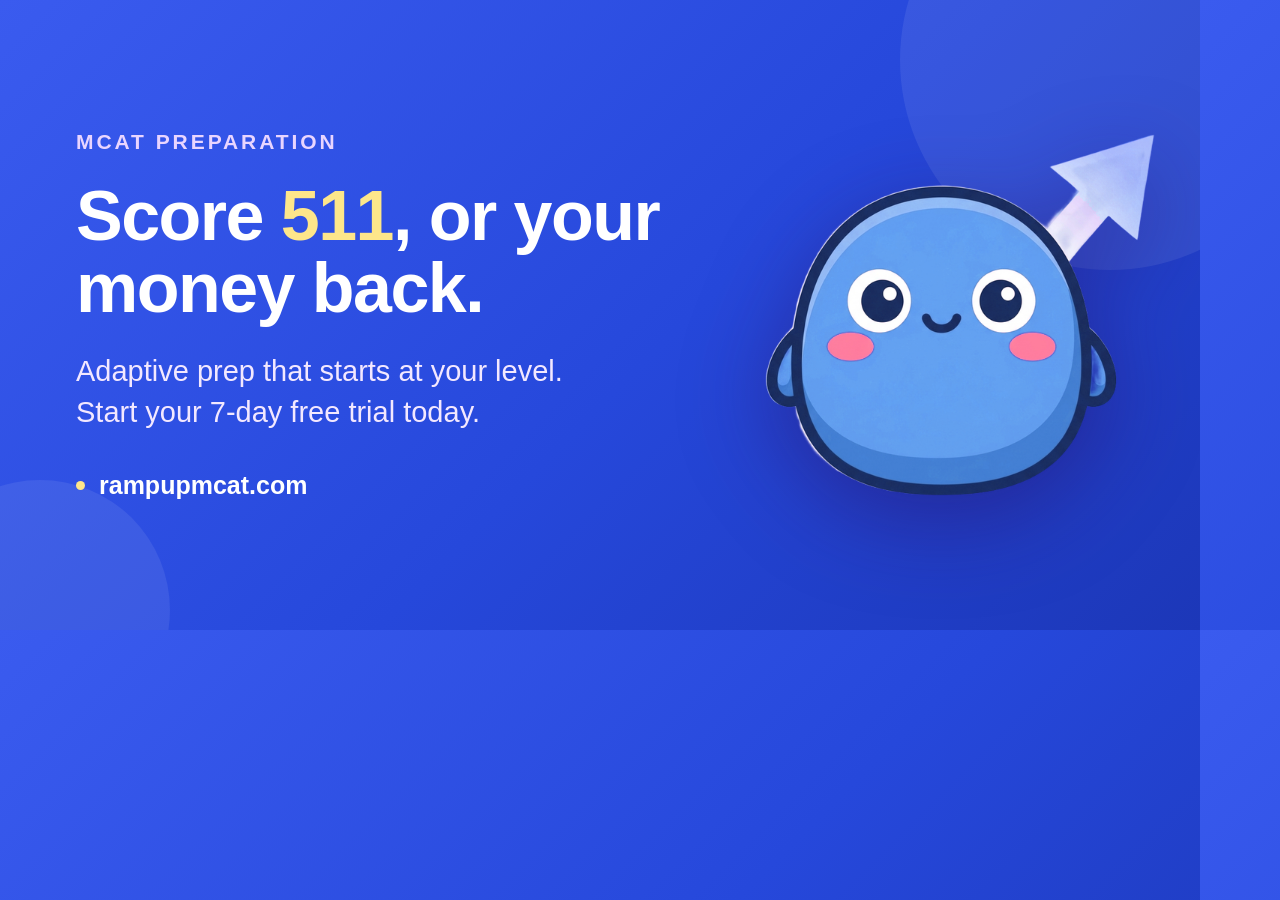
<file: assets/og-card.src.html>
<!DOCTYPE html>
<html><head><meta charset="utf-8"><style>
  /* Source for assets/og-card.png — the image every shared RampUp link renders.
     Rendered at exactly 1200x630 with:
       "/Applications/Google Chrome.app/Contents/MacOS/Google Chrome" --headless \
         --screenshot=assets/og-card.png --window-size=1200,630 --default-background-color=00000000 \
         --hide-scrollbars assets/og-card.src.html
     Kept in the repo so the card can be re-rendered when the numbers change,
     rather than being an undocumented binary nobody can regenerate. */
  *{margin:0;padding:0;box-sizing:border-box}
  html,body{width:1200px;height:630px;overflow:hidden}
  body{
    display:flex;align-items:center;
    font-family:"Helvetica Neue",Helvetica,Arial,sans-serif;
    background:linear-gradient(135deg,#3a5bef 0%,#2648db 55%,#1c37b8 100%);
    color:#fff;position:relative;
  }
  /* the same soft circles the site uses on its violet bands */
  .orb{position:absolute;border-radius:50%;background:rgba(255,255,255,.08)}
  .orb.a{width:420px;height:420px;right:-120px;top:-150px}
  .orb.b{width:260px;height:260px;left:-90px;bottom:-110px}
  .copy{position:relative;padding:0 0 0 76px;width:720px}
  .eyebrow{
    display:inline-block;font-size:21px;font-weight:700;letter-spacing:.14em;
    text-transform:uppercase;color:#e9d5ff;margin-bottom:26px;
  }
  h1{font-size:70px;line-height:1.04;font-weight:800;letter-spacing:-.022em}
  h1 .free{color:#fde68a}
  p{margin-top:26px;font-size:29px;line-height:1.42;color:#f3e8ff;font-weight:500}
  .foot{
    margin-top:38px;display:flex;align-items:center;gap:14px;
    font-size:25px;font-weight:700;color:#fff;
  }
  .dot{width:9px;height:9px;border-radius:50%;background:#fde68a;display:inline-block}
  .art{position:relative;width:480px;height:630px;display:flex;align-items:center;justify-content:center}
  .art img{width:390px;filter:drop-shadow(0 26px 46px rgba(40,10,90,.42))}
</style></head>
<body>
  <div class="orb a"></div><div class="orb b"></div>
  <div class="copy">
    <span class="eyebrow">MCAT preparation</span>
    <h1>Score <span class="free">511</span>, or your<br>money back.</h1>
    <p>Adaptive prep that starts at your level.<br>Start your 7-day free trial today.</p>
    <div class="foot"><span class="dot"></span>rampupmcat.com</div>
  </div>
  <div class="art"><img src="rampy.png" alt=""></div>
</body></html>
</file>
<file: next-preview/_next/static/chunks/1s0q57b1__ubw.css>
@font-face{font-family:Geist;font-style:normal;font-weight:100 900;font-display:swap;src:url(../media/fef07dbb0973bf53-s.3p2_lha1f2xer.woff2)format("woff2");unicode-range:U+460-52F,U+1C80-1C8A,U+20B4,U+2DE0-2DFF,U+A640-A69F,U+FE2E-FE2F}@font-face{font-family:Geist;font-style:normal;font-weight:100 900;font-display:swap;src:url(../media/8a480f0b521d4e75-s.1qq4vpdcun5oj.woff2)format("woff2");unicode-range:U+301,U+400-45F,U+490-491,U+4B0-4B1,U+2116}@font-face{font-family:Geist;font-style:normal;font-weight:100 900;font-display:swap;src:url(../media/53b9e256198e5412-s.390ncx5urfkfu.woff2)format("woff2");unicode-range:U+102-103,U+110-111,U+128-129,U+168-169,U+1A0-1A1,U+1AF-1B0,U+300-301,U+303-304,U+308-309,U+323,U+329,U+1EA0-1EF9,U+20AB}@font-face{font-family:Geist;font-style:normal;font-weight:100 900;font-display:swap;src:url(../media/7178b3e590c64307-s.21jp631_3pja2.woff2)format("woff2");unicode-range:U+100-2BA,U+2BD-2C5,U+2C7-2CC,U+2CE-2D7,U+2DD-2FF,U+304,U+308,U+329,U+1D00-1DBF,U+1E00-1E9F,U+1EF2-1EFF,U+2020,U+20A0-20AB,U+20AD-20C0,U+2113,U+2C60-2C7F,U+A720-A7FF}@font-face{font-family:Geist;font-style:normal;font-weight:100 900;font-display:swap;src:url(../media/caa3a2e1cccd8315-s.p.0wgildi0cnwt9.woff2)format("woff2");unicode-range:U+??,U+131,U+152-153,U+2BB-2BC,U+2C6,U+2DA,U+2DC,U+304,U+308,U+329,U+2000-206F,U+20AC,U+2122,U+2191,U+2193,U+2212,U+2215,U+FEFF,U+FFFD}@font-face{font-family:Geist Fallback;src:local(Arial);ascent-override:95.94%;descent-override:28.16%;line-gap-override:0.0%;size-adjust:104.76%}.geist_a71539c9-module__T19VSG__className{font-family:Geist,Geist Fallback;font-style:normal}.geist_a71539c9-module__T19VSG__variable{--font-geist-sans:"Geist", "Geist Fallback"}
@font-face{font-family:Geist Mono;font-style:normal;font-weight:100 900;font-display:swap;src:url(../media/5ce348bf30bf5439-s.31988l_ccedte.woff2)format("woff2");unicode-range:U+460-52F,U+1C80-1C8A,U+20B4,U+2DE0-2DFF,U+A640-A69F,U+FE2E-FE2F}@font-face{font-family:Geist Mono;font-style:normal;font-weight:100 900;font-display:swap;src:url(../media/4fa387ec64143e14-s.2tuy5pz7dlieh.woff2)format("woff2");unicode-range:U+301,U+400-45F,U+490-491,U+4B0-4B1,U+2116}@font-face{font-family:Geist Mono;font-style:normal;font-weight:100 900;font-display:swap;src:url(../media/6306c77e7c8268e4-s.2dbetqa9o8jxf.woff2)format("woff2");unicode-range:U+2000-2001,U+2004-2008,U+200A,U+23B8-23BD,U+2500-259F}@font-face{font-family:Geist Mono;font-style:normal;font-weight:100 900;font-display:swap;src:url(../media/7d817b4c03b0c5f1-s.1uyisp29ctx0d.woff2)format("woff2");unicode-range:U+102-103,U+110-111,U+128-129,U+168-169,U+1A0-1A1,U+1AF-1B0,U+300-301,U+303-304,U+308-309,U+323,U+329,U+1EA0-1EF9,U+20AB}@font-face{font-family:Geist Mono;font-style:normal;font-weight:100 900;font-display:swap;src:url(../media/bbc41e54d2fcbd21-s.1rgnod-3esatf.woff2)format("woff2");unicode-range:U+100-2BA,U+2BD-2C5,U+2C7-2CC,U+2CE-2D7,U+2DD-2FF,U+304,U+308,U+329,U+1D00-1DBF,U+1E00-1E9F,U+1EF2-1EFF,U+2020,U+20A0-20AB,U+20AD-20C0,U+2113,U+2C60-2C7F,U+A720-A7FF}@font-face{font-family:Geist Mono;font-style:normal;font-weight:100 900;font-display:swap;src:url(../media/797e433ab948586e-s.p.0r6juujl39pe6.woff2)format("woff2");unicode-range:U+??,U+131,U+152-153,U+2BB-2BC,U+2C6,U+2DA,U+2DC,U+304,U+308,U+329,U+2000-206F,U+20AC,U+2122,U+2191,U+2193,U+2212,U+2215,U+FEFF,U+FFFD}@font-face{font-family:Geist Mono Fallback;src:local(Arial);ascent-override:74.67%;descent-override:21.92%;line-gap-override:0.0%;size-adjust:134.59%}.geist_mono_8d43a2aa-module__8Li5zG__className{font-family:Geist Mono,Geist Mono Fallback;font-style:normal}.geist_mono_8d43a2aa-module__8Li5zG__variable{--font-geist-mono:"Geist Mono", "Geist Mono Fallback"}
@layer properties{@supports (((-webkit-hyphens:none)) and (not (margin-trim:inline))) or ((-moz-orient:inline) and (not (color:rgb(from red r g b)))){*,:before,:after,::backdrop{--tw-translate-x:0;--tw-translate-y:0;--tw-translate-z:0;--tw-scale-x:1;--tw-scale-y:1;--tw-scale-z:1;--tw-rotate-x:initial;--tw-rotate-y:initial;--tw-rotate-z:initial;--tw-skew-x:initial;--tw-skew-y:initial;--tw-space-y-reverse:0;--tw-space-x-reverse:0;--tw-border-style:solid;--tw-gradient-position:initial;--tw-gradient-from:#0000;--tw-gradient-via:#0000;--tw-gradient-to:#0000;--tw-gradient-stops:initial;--tw-gradient-via-stops:initial;--tw-gradient-from-position:0%;--tw-gradient-via-position:50%;--tw-gradient-to-position:100%;--tw-leading:initial;--tw-font-weight:initial;--tw-tracking:initial;--tw-ordinal:initial;--tw-slashed-zero:initial;--tw-numeric-figure:initial;--tw-numeric-spacing:initial;--tw-numeric-fraction:initial;--tw-shadow:0 0 #0000;--tw-shadow-color:initial;--tw-shadow-alpha:100%;--tw-inset-shadow:0 0 #0000;--tw-inset-shadow-color:initial;--tw-inset-shadow-alpha:100%;--tw-ring-color:initial;--tw-ring-shadow:0 0 #0000;--tw-inset-ring-color:initial;--tw-inset-ring-shadow:0 0 #0000;--tw-ring-inset:initial;--tw-ring-offset-width:0px;--tw-ring-offset-color:#fff;--tw-ring-offset-shadow:0 0 #0000;--tw-outline-style:solid;--tw-blur:initial;--tw-brightness:initial;--tw-contrast:initial;--tw-grayscale:initial;--tw-hue-rotate:initial;--tw-invert:initial;--tw-opacity:initial;--tw-saturate:initial;--tw-sepia:initial;--tw-drop-shadow:initial;--tw-drop-shadow-color:initial;--tw-drop-shadow-alpha:100%;--tw-drop-shadow-size:initial;--tw-backdrop-blur:initial;--tw-backdrop-brightness:initial;--tw-backdrop-contrast:initial;--tw-backdrop-grayscale:initial;--tw-backdrop-hue-rotate:initial;--tw-backdrop-invert:initial;--tw-backdrop-opacity:initial;--tw-backdrop-saturate:initial;--tw-backdrop-sepia:initial;--tw-duration:initial;--tw-content:"";--tw-animation-delay:0s;--tw-animation-direction:normal;--tw-animation-duration:initial;--tw-animation-fill-mode:none;--tw-animation-iteration-count:1;--tw-enter-blur:0;--tw-enter-opacity:1;--tw-enter-rotate:0;--tw-enter-scale:1;--tw-enter-translate-x:0;--tw-enter-translate-y:0;--tw-exit-blur:0;--tw-exit-opacity:1;--tw-exit-rotate:0;--tw-exit-scale:1;--tw-exit-translate-x:0;--tw-exit-translate-y:0}}}@layer theme{:root,:host{--font-sans:var(--font-sans);--font-serif:ui-serif, Georgia, Cambria, "Times New Roman", Times, serif;--color-red-400:#ff6568;--color-red-500:#fb2c36;--color-amber-400:#fcbb00;--color-emerald-300:#5ee9b5;--color-emerald-400:#00d294;--color-emerald-500:#00bb7f;--color-emerald-600:#009767;--color-blue-50:#eff6ff;--color-blue-100:#dbeafe;--color-zinc-100:#f4f4f5;--color-zinc-900:#18181b;--color-black:#000;--color-white:#fff;--spacing:.25rem;--container-2xs:18rem;--container-xs:20rem;--container-sm:24rem;--container-md:28rem;--container-lg:32rem;--container-xl:36rem;--container-2xl:42rem;--container-4xl:56rem;--container-6xl:72rem;--container-7xl:80rem;--text-xs:.75rem;--text-xs--line-height:calc(1 / .75);--text-sm:.875rem;--text-sm--line-height:calc(1.25 / .875);--text-base:1rem;--text-base--line-height:calc(1.5 / 1);--text-lg:1.125rem;--text-lg--line-height:calc(1.75 / 1.125);--text-xl:1.25rem;--text-xl--line-height:calc(1.75 / 1.25);--text-2xl:1.5rem;--text-2xl--line-height:calc(2 / 1.5);--text-3xl:1.875rem;--text-3xl--line-height:calc(2.25 / 1.875);--text-4xl:2.25rem;--text-4xl--line-height:calc(2.5 / 2.25);--text-5xl:3rem;--text-5xl--line-height:1;--text-7xl:4.5rem;--text-7xl--line-height:1;--font-weight-medium:500;--font-weight-semibold:600;--font-weight-bold:700;--font-weight-black:900;--tracking-tight:-.025em;--tracking-wider:.05em;--tracking-widest:.1em;--leading-tight:1.25;--leading-relaxed:1.625;--radius-md:calc(var(--radius) * .8);--radius-lg:var(--radius);--radius-xl:calc(var(--radius) * 1.4);--radius-2xl:calc(var(--radius) * 1.8);--animate-spin:spin 1s linear infinite;--animate-ping:ping 1s cubic-bezier(0, 0, .2, 1) infinite;--animate-pulse:pulse 2s cubic-bezier(.4, 0, .6, 1) infinite;--blur-sm:8px;--blur-2xl:40px;--default-transition-duration:.15s;--default-transition-timing-function:cubic-bezier(.4, 0, .2, 1);--default-font-family:var(--font-sans);--default-mono-font-family:var(--font-geist-mono);--color-foreground:var(--foreground);--font-heading:var(--font-sans)}@supports (color:lab(0% 0 0)){:root,:host{--color-red-400:lab(63.7053% 60.745 31.3109);--color-red-500:lab(55.4814% 75.0732 48.8528);--color-amber-400:lab(80.1641% 16.6016 99.2089);--color-emerald-300:lab(83.9203% -48.7124 13.8849);--color-emerald-400:lab(75.0771% -60.7313 19.4147);--color-emerald-500:lab(66.9756% -58.27 19.5419);--color-emerald-600:lab(55.0481% -49.9246 15.93);--color-blue-50:lab(96.492% -1.14644 -5.11479);--color-blue-100:lab(92.0301% -2.24757 -11.6453);--color-zinc-100:lab(96.1634% .0993311 -.364041);--color-zinc-900:lab(8.30603% .618205 -2.16572)}}}@layer base{*,:after,:before,::backdrop{box-sizing:border-box;border:0 solid;margin:0;padding:0}::file-selector-button{box-sizing:border-box;border:0 solid;margin:0;padding:0}html,:host{-webkit-text-size-adjust:100%;tab-size:4;line-height:1.5;font-family:var(--default-font-family,-apple-system, BlinkMacSystemFont, "Segoe UI", Roboto, "Helvetica Neue", "Noto Sans", Arial, sans-serif, "Apple Color Emoji", "Segoe UI Emoji", "Segoe UI Symbol", "Noto Color Emoji");font-feature-settings:var(--default-font-feature-settings,normal);font-variation-settings:var(--default-font-variation-settings,normal);-webkit-tap-highlight-color:transparent}hr{height:0;color:inherit;border-top-width:1px}abbr:where([title]){-webkit-text-decoration:underline dotted;text-decoration:underline dotted}h1,h2,h3,h4,h5,h6{font-size:inherit;font-weight:inherit}a{color:inherit;-webkit-text-decoration:inherit;-webkit-text-decoration:inherit;-webkit-text-decoration:inherit;-webkit-text-decoration:inherit;text-decoration:inherit}b,strong{font-weight:bolder}code,kbd,samp,pre{font-family:var(--default-mono-font-family,ui-monospace, SFMono-Regular, Menlo, Monaco, Consolas, "Liberation Mono", "Courier New", monospace);font-feature-settings:var(--default-mono-font-feature-settings,normal);font-variation-settings:var(--default-mono-font-variation-settings,normal);font-size:1em}small{font-size:80%}sub,sup{vertical-align:baseline;font-size:75%;line-height:0;position:relative}sub{bottom:-.25em}sup{top:-.5em}table{text-indent:0;border-color:inherit;border-collapse:collapse}:-moz-focusring:where(:not(iframe)){outline:auto}progress{vertical-align:baseline}summary{display:list-item}ol,ul,menu{list-style:none}img,svg,video,canvas,audio,iframe,embed,object{vertical-align:middle;display:block}img,video{max-width:100%;height:auto}button,input,select,optgroup,textarea{font:inherit;font-feature-settings:inherit;font-variation-settings:inherit;letter-spacing:inherit;color:inherit;opacity:1;background-color:#0000;border-radius:0}::file-selector-button{font:inherit;font-feature-settings:inherit;font-variation-settings:inherit;letter-spacing:inherit;color:inherit;opacity:1;background-color:#0000;border-radius:0}:where(select:is([multiple],[size])) optgroup{font-weight:bolder}:where(select:is([multiple],[size])) optgroup option{padding-inline-start:20px}::file-selector-button{margin-inline-end:4px}::placeholder{opacity:1}@supports (not ((-webkit-appearance:-apple-pay-button))) or (contain-intrinsic-size:1px){::placeholder{color:currentColor}@supports (color:color-mix(in lab, red, red)){::placeholder{color:color-mix(in oklab, currentcolor 50%, transparent)}}}textarea{resize:vertical}::-webkit-search-decoration{-webkit-appearance:none}::-webkit-date-and-time-value{min-height:1lh;text-align:inherit}::-webkit-datetime-edit{display:inline-flex}::-webkit-datetime-edit-fields-wrapper{padding:0}::-webkit-datetime-edit{padding-block:0}::-webkit-datetime-edit-year-field{padding-block:0}::-webkit-datetime-edit-month-field{padding-block:0}::-webkit-datetime-edit-day-field{padding-block:0}::-webkit-datetime-edit-hour-field{padding-block:0}::-webkit-datetime-edit-minute-field{padding-block:0}::-webkit-datetime-edit-second-field{padding-block:0}::-webkit-datetime-edit-millisecond-field{padding-block:0}::-webkit-datetime-edit-meridiem-field{padding-block:0}::-webkit-calendar-picker-indicator{line-height:1}:-moz-ui-invalid{box-shadow:none}button,input:where([type=button],[type=reset],[type=submit]){appearance:button}::file-selector-button{appearance:button}::-webkit-inner-spin-button{height:auto}::-webkit-outer-spin-button{height:auto}[hidden]:where(:not([hidden=until-found])){display:none!important}*{border-color:var(--border);outline-color:var(--ring)}@supports (color:color-mix(in lab, red, red)){*{outline-color:color-mix(in oklab, var(--ring) 50%, transparent)}}body{background-color:var(--background);color:var(--foreground)}html{font-family:var(--font-sans)}}@layer components;@layer utilities{.\@container\/card-header{container:card-header/inline-size}.pointer-events-none{pointer-events:none}.invisible{visibility:hidden}.visible{visibility:visible}.sr-only{clip-path:inset(50%);white-space:nowrap;border-width:0;width:1px;height:1px;margin:-1px;padding:0;position:absolute;overflow:hidden}.absolute{position:absolute}.fixed{position:fixed}.relative{position:relative}.static{position:static}.sticky{position:sticky}.inset-0{inset:0}.inset-y-0{inset-block:0}.-top-0\.5{top:calc(var(--spacing) * -.5)}.-top-8{top:calc(var(--spacing) * -8)}.top-0{top:0}.top-5{top:calc(var(--spacing) * 5)}.top-\[calc\(100vh-720px\)\]{top:calc(100vh - 720px)}.-right-0\.5{right:calc(var(--spacing) * -.5)}.-right-8{right:calc(var(--spacing) * -8)}.right-0{right:0}.right-1{right:var(--spacing)}.right-5{right:calc(var(--spacing) * 5)}.bottom-0{bottom:0}.bottom-1{bottom:var(--spacing)}.left-0{left:0}.isolate{isolation:isolate}.z-0{z-index:0}.z-10{z-index:10}.col-start-2{grid-column-start:2}.row-span-2{grid-row:span 2/span 2}.row-start-1{grid-row-start:1}.container{width:100%}@media (min-width:40rem){.container{max-width:40rem}}@media (min-width:48rem){.container{max-width:48rem}}@media (min-width:64rem){.container{max-width:64rem}}@media (min-width:80rem){.container{max-width:80rem}}@media (min-width:96rem){.container{max-width:96rem}}.mx-auto{margin-inline:auto}.my-2{margin-block:calc(var(--spacing) * 2)}.my-5{margin-block:calc(var(--spacing) * 5)}.me-1{margin-inline-end:var(--spacing)}.mt-0\.5{margin-top:calc(var(--spacing) * .5)}.mt-1{margin-top:var(--spacing)}.mt-2{margin-top:calc(var(--spacing) * 2)}.mt-3{margin-top:calc(var(--spacing) * 3)}.mt-4{margin-top:calc(var(--spacing) * 4)}.mt-5{margin-top:calc(var(--spacing) * 5)}.mt-8{margin-top:calc(var(--spacing) * 8)}.mt-10{margin-top:calc(var(--spacing) * 10)}.mt-12{margin-top:calc(var(--spacing) * 12)}.mt-16{margin-top:calc(var(--spacing) * 16)}.mb-2{margin-bottom:calc(var(--spacing) * 2)}.mb-4{margin-bottom:calc(var(--spacing) * 4)}.mb-6{margin-bottom:calc(var(--spacing) * 6)}.mb-10{margin-bottom:calc(var(--spacing) * 10)}.ml-1{margin-left:var(--spacing)}.line-clamp-4{-webkit-line-clamp:4;-webkit-box-orient:vertical;display:-webkit-box;overflow:hidden}.block{display:block}.flex{display:flex}.grid{display:grid}.hidden{display:none}.inline-block{display:inline-block}.inline-flex{display:inline-flex}.aspect-square{aspect-ratio:1}.size-1\.5{width:calc(var(--spacing) * 1.5);height:calc(var(--spacing) * 1.5)}.size-2{width:calc(var(--spacing) * 2);height:calc(var(--spacing) * 2)}.size-2\.5{width:calc(var(--spacing) * 2.5);height:calc(var(--spacing) * 2.5)}.size-3{width:calc(var(--spacing) * 3);height:calc(var(--spacing) * 3)}.size-3\.5{width:calc(var(--spacing) * 3.5);height:calc(var(--spacing) * 3.5)}.size-4{width:calc(var(--spacing) * 4);height:calc(var(--spacing) * 4)}.size-6{width:calc(var(--spacing) * 6);height:calc(var(--spacing) * 6)}.size-7{width:calc(var(--spacing) * 7);height:calc(var(--spacing) * 7)}.size-8{width:calc(var(--spacing) * 8);height:calc(var(--spacing) * 8)}.size-9{width:calc(var(--spacing) * 9);height:calc(var(--spacing) * 9)}.size-10{width:calc(var(--spacing) * 10);height:calc(var(--spacing) * 10)}.size-11{width:calc(var(--spacing) * 11);height:calc(var(--spacing) * 11)}.size-12{width:calc(var(--spacing) * 12);height:calc(var(--spacing) * 12)}.size-14{width:calc(var(--spacing) * 14);height:calc(var(--spacing) * 14)}.size-32{width:calc(var(--spacing) * 32);height:calc(var(--spacing) * 32)}.size-full{width:100%;height:100%}.h-4{height:calc(var(--spacing) * 4)}.h-5{height:calc(var(--spacing) * 5)}.h-5\.5{height:calc(var(--spacing) * 5.5)}.h-6{height:calc(var(--spacing) * 6)}.h-6\.5{height:calc(var(--spacing) * 6.5)}.h-7{height:calc(var(--spacing) * 7)}.h-8{height:calc(var(--spacing) * 8)}.h-9{height:calc(var(--spacing) * 9)}.h-10{height:calc(var(--spacing) * 10)}.h-11{height:calc(var(--spacing) * 11)}.h-20{height:calc(var(--spacing) * 20)}.h-320{height:calc(var(--spacing) * 320)}.h-\[600px\]{height:600px}.h-\[720px\]{height:720px}.h-auto{height:auto}.h-full{height:100%}.min-h-0\.5{min-height:calc(var(--spacing) * .5)}.min-h-120{min-height:calc(var(--spacing) * 120)}.min-h-full{min-height:100%}.min-h-screen{min-height:100vh}.w-1\/3{width:33.3333%}.w-4{width:calc(var(--spacing) * 4)}.w-6{width:calc(var(--spacing) * 6)}.w-10{width:calc(var(--spacing) * 10)}.w-44{width:calc(var(--spacing) * 44)}.w-60{width:calc(var(--spacing) * 60)}.w-140{width:calc(var(--spacing) * 140)}.w-\[350px\]{width:350px}.w-fit{width:fit-content}.w-full{width:100%}.max-w-2xl{max-width:var(--container-2xl)}.max-w-4xl{max-width:var(--container-4xl)}.max-w-6xl{max-width:var(--container-6xl)}.max-w-7xl{max-width:var(--container-7xl)}.max-w-56{max-width:calc(var(--spacing) * 56)}.max-w-\[420px\]{max-width:420px}.max-w-\[calc\(100\%-0\.5rem\)\]{max-width:calc(100% - .5rem)}.max-w-lg{max-width:var(--container-lg)}.max-w-md{max-width:var(--container-md)}.max-w-sm{max-width:var(--container-sm)}.max-w-xl{max-width:var(--container-xl)}.max-w-xs{max-width:var(--container-xs)}.min-w-0{min-width:0}.min-w-2xs{min-width:var(--container-2xs)}.min-w-5{min-width:calc(var(--spacing) * 5)}.min-w-5\.5{min-width:calc(var(--spacing) * 5.5)}.min-w-6\.5{min-width:calc(var(--spacing) * 6.5)}.min-w-full{min-width:100%}.flex-1{flex:1}.shrink-0{flex-shrink:0}.origin-center{transform-origin:50%}.-translate-y-87\.5{--tw-translate-y:calc(var(--spacing) * -87.5);translate:var(--tw-translate-x) var(--tw-translate-y)}.\[translate\:5\%_-50\%\]{translate:5% -50%}.scale-100{--tw-scale-x:100%;--tw-scale-y:100%;--tw-scale-z:100%;scale:var(--tw-scale-x) var(--tw-scale-y)}.scale-110{--tw-scale-x:110%;--tw-scale-y:110%;--tw-scale-z:110%;scale:var(--tw-scale-x) var(--tw-scale-y)}.-rotate-45{rotate:-45deg}.rotate-\[-2deg\]{rotate:-2deg}.transform{transform:var(--tw-rotate-x,) var(--tw-rotate-y,) var(--tw-rotate-z,) var(--tw-skew-x,) var(--tw-skew-y,)}.transform-gpu{transform:translateZ(0) var(--tw-rotate-x,) var(--tw-rotate-y,) var(--tw-rotate-z,) var(--tw-skew-x,) var(--tw-skew-y,)}.animate-ping{animation:var(--animate-ping)}.animate-pulse{animation:var(--animate-pulse)}.animate-spin{animation:var(--animate-spin)}.cursor-pointer{cursor:pointer}.auto-rows-\[260px\]{grid-auto-rows:260px}.auto-rows-min{grid-auto-rows:min-content}.grid-cols-1{grid-template-columns:repeat(1,minmax(0,1fr))}.grid-cols-2{grid-template-columns:repeat(2,minmax(0,1fr))}.grid-rows-\[auto_auto\]{grid-template-rows:auto auto}.flex-col{flex-direction:column}.flex-row{flex-direction:row}.flex-wrap{flex-wrap:wrap}.items-baseline{align-items:baseline}.items-center{align-items:center}.items-end{align-items:flex-end}.items-start{align-items:flex-start}.justify-between{justify-content:space-between}.justify-center{justify-content:center}.justify-end{justify-content:flex-end}.justify-start{justify-content:flex-start}.\[gap\:var\(--gap\)\]{gap:var(--gap)}.gap-0{gap:0}.gap-0\.5{gap:calc(var(--spacing) * .5)}.gap-1{gap:var(--spacing)}.gap-1\.5{gap:calc(var(--spacing) * 1.5)}.gap-2{gap:calc(var(--spacing) * 2)}.gap-2\.5{gap:calc(var(--spacing) * 2.5)}.gap-3{gap:calc(var(--spacing) * 3)}.gap-4{gap:calc(var(--spacing) * 4)}.gap-5{gap:calc(var(--spacing) * 5)}.gap-6{gap:calc(var(--spacing) * 6)}.gap-8{gap:calc(var(--spacing) * 8)}:where(.space-y-2>:not(:last-child)){--tw-space-y-reverse:0;margin-block-start:calc(calc(var(--spacing) * 2) * var(--tw-space-y-reverse));margin-block-end:calc(calc(var(--spacing) * 2) * calc(1 - var(--tw-space-y-reverse)))}:where(.space-y-2\.5>:not(:last-child)){--tw-space-y-reverse:0;margin-block-start:calc(calc(var(--spacing) * 2.5) * var(--tw-space-y-reverse));margin-block-end:calc(calc(var(--spacing) * 2.5) * calc(1 - var(--tw-space-y-reverse)))}:where(.space-y-3>:not(:last-child)){--tw-space-y-reverse:0;margin-block-start:calc(calc(var(--spacing) * 3) * var(--tw-space-y-reverse));margin-block-end:calc(calc(var(--spacing) * 3) * calc(1 - var(--tw-space-y-reverse)))}:where(.space-y-4>:not(:last-child)){--tw-space-y-reverse:0;margin-block-start:calc(calc(var(--spacing) * 4) * var(--tw-space-y-reverse));margin-block-end:calc(calc(var(--spacing) * 4) * calc(1 - var(--tw-space-y-reverse)))}.gap-x-1{column-gap:var(--spacing)}.gap-x-4{column-gap:calc(var(--spacing) * 4)}:where(.-space-x-2>:not(:last-child)){--tw-space-x-reverse:0;margin-inline-start:calc(calc(var(--spacing) * -2) * var(--tw-space-x-reverse));margin-inline-end:calc(calc(var(--spacing) * -2) * calc(1 - var(--tw-space-x-reverse)))}.self-center{align-self:center}.self-start{align-self:flex-start}.justify-self-end{justify-self:flex-end}.truncate{text-overflow:ellipsis;white-space:nowrap;overflow:hidden}.overflow-hidden{overflow:hidden}.overflow-y-auto{overflow-y:auto}.rounded-2xl{border-radius:calc(var(--radius) * 1.8)}.rounded-3xl{border-radius:calc(var(--radius) * 2.2)}.rounded-\[\.25rem\]{border-radius:.25rem}.rounded-\[min\(var\(--radius-md\)\,8px\)\]{border-radius:min(var(--radius-md), 8px)}.rounded-\[min\(var\(--radius-md\)\,10px\)\]{border-radius:min(var(--radius-md), 10px)}.rounded-full{border-radius:3.40282e38px}.rounded-lg{border-radius:var(--radius)}.rounded-md{border-radius:calc(var(--radius) * .8)}.rounded-none{border-radius:0}.rounded-sm{border-radius:calc(var(--radius) * .6)}.rounded-xl{border-radius:calc(var(--radius) * 1.4)}.border{border-style:var(--tw-border-style);border-width:1px}.border-2{border-style:var(--tw-border-style);border-width:2px}.border-y{border-block-style:var(--tw-border-style);border-block-width:1px}.border-t{border-top-style:var(--tw-border-style);border-top-width:1px}.border-r{border-right-style:var(--tw-border-style);border-right-width:1px}.border-b{border-bottom-style:var(--tw-border-style);border-bottom-width:1px}.border-border{border-color:var(--border)}.border-card{border-color:var(--card)}.border-destructive{border-color:var(--destructive)}.border-input{border-color:var(--input)}.border-primary{border-color:var(--primary)}.border-transparent{border-color:#0000}.border-transparent\!{border-color:#0000!important}.bg-amber-400\/70{background-color:#fcbb00b3}@supports (color:color-mix(in lab, red, red)){.bg-amber-400\/70{background-color:color-mix(in oklab, var(--color-amber-400) 70%, transparent)}}.bg-background{background-color:var(--background)}.bg-black\/5{background-color:#0000000d}@supports (color:color-mix(in lab, red, red)){.bg-black\/5{background-color:color-mix(in oklab, var(--color-black) 5%, transparent)}}.bg-border{background-color:var(--border)}.bg-card{background-color:var(--card)}.bg-destructive,.bg-destructive\/8{background-color:var(--destructive)}@supports (color:color-mix(in lab, red, red)){.bg-destructive\/8{background-color:color-mix(in oklab, var(--destructive) 8%, transparent)}}.bg-destructive\/10{background-color:var(--destructive)}@supports (color:color-mix(in lab, red, red)){.bg-destructive\/10{background-color:color-mix(in oklab, var(--destructive) 10%, transparent)}}.bg-emerald-300{background-color:var(--color-emerald-300)}.bg-emerald-400\/70{background-color:#00d294b3}@supports (color:color-mix(in lab, red, red)){.bg-emerald-400\/70{background-color:color-mix(in oklab, var(--color-emerald-400) 70%, transparent)}}.bg-emerald-500{background-color:var(--color-emerald-500)}.bg-muted,.bg-muted\/50{background-color:var(--muted)}@supports (color:color-mix(in lab, red, red)){.bg-muted\/50{background-color:color-mix(in oklab, var(--muted) 50%, transparent)}}.bg-popover{background-color:var(--popover)}.bg-primary,.bg-primary\/15{background-color:var(--primary)}@supports (color:color-mix(in lab, red, red)){.bg-primary\/15{background-color:color-mix(in oklab, var(--primary) 15%, transparent)}}.bg-primary\/70{background-color:var(--primary)}@supports (color:color-mix(in lab, red, red)){.bg-primary\/70{background-color:color-mix(in oklab, var(--primary) 70%, transparent)}}.bg-primary\/80{background-color:var(--primary)}@supports (color:color-mix(in lab, red, red)){.bg-primary\/80{background-color:color-mix(in oklab, var(--primary) 80%, transparent)}}.bg-primary\/85{background-color:var(--primary)}@supports (color:color-mix(in lab, red, red)){.bg-primary\/85{background-color:color-mix(in oklab, var(--primary) 85%, transparent)}}.bg-red-400\/70{background-color:#ff6568b3}@supports (color:color-mix(in lab, red, red)){.bg-red-400\/70{background-color:color-mix(in oklab, var(--color-red-400) 70%, transparent)}}.bg-secondary{background-color:var(--secondary)}.bg-white{background-color:var(--color-white)}.bg-white\!{background-color:var(--color-white)!important}.bg-white\/15{background-color:#ffffff26}@supports (color:color-mix(in lab, red, red)){.bg-white\/15{background-color:color-mix(in oklab, var(--color-white) 15%, transparent)}}.bg-white\/20{background-color:#fff3}@supports (color:color-mix(in lab, red, red)){.bg-white\/20{background-color:color-mix(in oklab, var(--color-white) 20%, transparent)}}.bg-linear-to-br{--tw-gradient-position:to bottom right}@supports (background-image:linear-gradient(in lab, red, red)){.bg-linear-to-br{--tw-gradient-position:to bottom right in oklab}}.bg-linear-to-br{background-image:linear-gradient(var(--tw-gradient-stops))}.bg-linear-to-t{--tw-gradient-position:to top}@supports (background-image:linear-gradient(in lab, red, red)){.bg-linear-to-t{--tw-gradient-position:to top in oklab}}.bg-linear-to-t{background-image:linear-gradient(var(--tw-gradient-stops))}.bg-gradient-to-br{--tw-gradient-position:to bottom right in oklab;background-image:linear-gradient(var(--tw-gradient-stops))}.bg-gradient-to-l{--tw-gradient-position:to left in oklab;background-image:linear-gradient(var(--tw-gradient-stops))}.bg-gradient-to-r{--tw-gradient-position:to right in oklab;background-image:linear-gradient(var(--tw-gradient-stops))}.bg-\[radial-gradient\(50\%_50\%_at_50\%_50\%\,--theme\(--color-foreground\/\.04\)_0\,--theme\(--color-foreground\/\.01\)_80\%\,transparent_100\%\)\]{background-image:radial-gradient(50% 50% at 50% 50%,var(--foreground) 0,var(--foreground) 80%,transparent 100%)}@supports (color:color-mix(in lab, red, red)){.bg-\[radial-gradient\(50\%_50\%_at_50\%_50\%\,--theme\(--color-foreground\/\.04\)_0\,--theme\(--color-foreground\/\.01\)_80\%\,transparent_100\%\)\]{background-image:radial-gradient(50% 50% at 50% 50%,color-mix(in oklab, var(--foreground) 4%, transparent) 0,color-mix(in oklab, var(--foreground) 1%, transparent) 80%,transparent 100%)}}.bg-\[radial-gradient\(68\.54\%_68\.72\%_at_55\.02\%_31\.46\%\,--theme\(--color-foreground\/\.06\)_0\,hsla\(0\,0\%\,55\%\,\.02\)_50\%\,--theme\(--color-foreground\/\.01\)_80\%\)\]{background-image:radial-gradient(68.54% 68.72% at 55.02% 31.46%,var(--foreground) 0,#8c8c8c05 50%,var(--foreground) 80%)}@supports (color:color-mix(in lab, red, red)){.bg-\[radial-gradient\(68\.54\%_68\.72\%_at_55\.02\%_31\.46\%\,--theme\(--color-foreground\/\.06\)_0\,hsla\(0\,0\%\,55\%\,\.02\)_50\%\,--theme\(--color-foreground\/\.01\)_80\%\)\]{background-image:radial-gradient(68.54% 68.72% at 55.02% 31.46%,color-mix(in oklab, var(--foreground) 6%, transparent) 0,#8c8c8c05 50%,color-mix(in oklab, var(--foreground) 1%, transparent) 80%)}}.bg-\[url\(\'https\:\/\/images\.unsplash\.com\/photo-1506905925346-21bda4d32df4\?w\=1200\'\)\]{background-image:url(https://images.unsplash.com/photo-1506905925346-21bda4d32df4?w=1200)}.from-\[\#1B2B50\]{--tw-gradient-from:#1b2b50;--tw-gradient-stops:var(--tw-gradient-via-stops,var(--tw-gradient-position), var(--tw-gradient-from) var(--tw-gradient-from-position), var(--tw-gradient-to) var(--tw-gradient-to-position))}.from-\[\#3a52d6\]{--tw-gradient-from:#3a52d6;--tw-gradient-stops:var(--tw-gradient-via-stops,var(--tw-gradient-position), var(--tw-gradient-from) var(--tw-gradient-from-position), var(--tw-gradient-to) var(--tw-gradient-to-position))}.from-\[\#4a63e0\]{--tw-gradient-from:#4a63e0;--tw-gradient-stops:var(--tw-gradient-via-stops,var(--tw-gradient-position), var(--tw-gradient-from) var(--tw-gradient-from-position), var(--tw-gradient-to) var(--tw-gradient-to-position))}.from-\[\#2648DB\]{--tw-gradient-from:#2648db;--tw-gradient-stops:var(--tw-gradient-via-stops,var(--tw-gradient-position), var(--tw-gradient-from) var(--tw-gradient-from-position), var(--tw-gradient-to) var(--tw-gradient-to-position))}.from-background{--tw-gradient-from:var(--background);--tw-gradient-stops:var(--tw-gradient-via-stops,var(--tw-gradient-position), var(--tw-gradient-from) var(--tw-gradient-from-position), var(--tw-gradient-to) var(--tw-gradient-to-position))}.from-black\/5{--tw-gradient-from:#0000000d}@supports (color:color-mix(in lab, red, red)){.from-black\/5{--tw-gradient-from:color-mix(in oklab, var(--color-black) 5%, transparent)}}.from-black\/5{--tw-gradient-stops:var(--tw-gradient-via-stops,var(--tw-gradient-position), var(--tw-gradient-from) var(--tw-gradient-from-position), var(--tw-gradient-to) var(--tw-gradient-to-position))}.from-black\/50{--tw-gradient-from:#00000080}@supports (color:color-mix(in lab, red, red)){.from-black\/50{--tw-gradient-from:color-mix(in oklab, var(--color-black) 50%, transparent)}}.from-black\/50{--tw-gradient-stops:var(--tw-gradient-via-stops,var(--tw-gradient-position), var(--tw-gradient-from) var(--tw-gradient-from-position), var(--tw-gradient-to) var(--tw-gradient-to-position))}.via-\[\#2648DB\]{--tw-gradient-via:#2648db;--tw-gradient-via-stops:var(--tw-gradient-position), var(--tw-gradient-from) var(--tw-gradient-from-position), var(--tw-gradient-via) var(--tw-gradient-via-position), var(--tw-gradient-to) var(--tw-gradient-to-position);--tw-gradient-stops:var(--tw-gradient-via-stops)}.via-transparent{--tw-gradient-via:transparent;--tw-gradient-via-stops:var(--tw-gradient-position), var(--tw-gradient-from) var(--tw-gradient-from-position), var(--tw-gradient-via) var(--tw-gradient-via-position), var(--tw-gradient-to) var(--tw-gradient-to-position);--tw-gradient-stops:var(--tw-gradient-via-stops)}.to-\[\#0f1830\]{--tw-gradient-to:#0f1830;--tw-gradient-stops:var(--tw-gradient-via-stops,var(--tw-gradient-position), var(--tw-gradient-from) var(--tw-gradient-from-position), var(--tw-gradient-to) var(--tw-gradient-to-position))}.to-\[\#1C33A0\]{--tw-gradient-to:#1c33a0;--tw-gradient-stops:var(--tw-gradient-via-stops,var(--tw-gradient-position), var(--tw-gradient-from) var(--tw-gradient-from-position), var(--tw-gradient-to) var(--tw-gradient-to-position))}.to-\[\#4a63e0\]{--tw-gradient-to:#4a63e0;--tw-gradient-stops:var(--tw-gradient-via-stops,var(--tw-gradient-position), var(--tw-gradient-from) var(--tw-gradient-from-position), var(--tw-gradient-to) var(--tw-gradient-to-position))}.to-background{--tw-gradient-to:var(--background);--tw-gradient-stops:var(--tw-gradient-via-stops,var(--tw-gradient-position), var(--tw-gradient-from) var(--tw-gradient-from-position), var(--tw-gradient-to) var(--tw-gradient-to-position))}.to-transparent{--tw-gradient-to:transparent;--tw-gradient-stops:var(--tw-gradient-via-stops,var(--tw-gradient-position), var(--tw-gradient-from) var(--tw-gradient-from-position), var(--tw-gradient-to) var(--tw-gradient-to-position))}.bg-cover{background-size:cover}.bg-clip-padding{background-clip:padding-box}.bg-center{background-position:50%}.object-cover{object-fit:cover}.p-0{padding:0}.p-2{padding:calc(var(--spacing) * 2)}.p-2\.5{padding:calc(var(--spacing) * 2.5)}.p-3{padding:calc(var(--spacing) * 3)}.p-5{padding:calc(var(--spacing) * 5)}.p-6{padding:calc(var(--spacing) * 6)}.p-8{padding:calc(var(--spacing) * 8)}.p-10{padding:calc(var(--spacing) * 10)}.px-1{padding-inline:var(--spacing)}.px-2{padding-inline:calc(var(--spacing) * 2)}.px-2\.5{padding-inline:calc(var(--spacing) * 2.5)}.px-3{padding-inline:calc(var(--spacing) * 3)}.px-3\.5{padding-inline:calc(var(--spacing) * 3.5)}.px-4{padding-inline:calc(var(--spacing) * 4)}.px-6{padding-inline:calc(var(--spacing) * 6)}.px-8{padding-inline:calc(var(--spacing) * 8)}.px-\[calc\(--spacing\(1\)-1px\)\]{padding-inline:calc(var(--spacing) - 1px)}.px-\[calc\(--spacing\(1\.5\)-1px\)\]{padding-inline:calc(calc(var(--spacing) * 1.5) - 1px)}.px-\[calc\(--spacing\(2\)-1px\)\]{padding-inline:calc(calc(var(--spacing) * 2) - 1px)}.px-\[calc\(--spacing\(2\.5\)-1px\)\]{padding-inline:calc(calc(var(--spacing) * 2.5) - 1px)}.px-\[calc\(--spacing\(3\)-1px\)\]{padding-inline:calc(calc(var(--spacing) * 3) - 1px)}.px-\[calc\(--spacing\(3\.5\)-1px\)\]{padding-inline:calc(calc(var(--spacing) * 3.5) - 1px)}.px-\[calc\(--spacing\(4\)-1px\)\]{padding-inline:calc(calc(var(--spacing) * 4) - 1px)}.py-0\.5{padding-block:calc(var(--spacing) * .5)}.py-1\.5{padding-block:calc(var(--spacing) * 1.5)}.py-2{padding-block:calc(var(--spacing) * 2)}.py-2\.5{padding-block:calc(var(--spacing) * 2.5)}.py-3{padding-block:calc(var(--spacing) * 3)}.py-3\.5{padding-block:calc(var(--spacing) * 3.5)}.py-4{padding-block:calc(var(--spacing) * 4)}.py-6{padding-block:calc(var(--spacing) * 6)}.py-8{padding-block:calc(var(--spacing) * 8)}.py-12{padding-block:calc(var(--spacing) * 12)}.py-16{padding-block:calc(var(--spacing) * 16)}.py-20{padding-block:calc(var(--spacing) * 20)}.py-24{padding-block:calc(var(--spacing) * 24)}.pt-2{padding-top:calc(var(--spacing) * 2)}.pr-\[var\(--gap\)\]{padding-right:var(--gap)}.text-center{text-align:center}.text-left{text-align:left}.font-mono{font-family:var(--font-geist-mono)}.font-serif{font-family:var(--font-serif)}.text-2xl{font-size:var(--text-2xl);line-height:var(--tw-leading,var(--text-2xl--line-height))}.text-3xl{font-size:var(--text-3xl);line-height:var(--tw-leading,var(--text-3xl--line-height))}.text-4xl{font-size:var(--text-4xl);line-height:var(--tw-leading,var(--text-4xl--line-height))}.text-5xl{font-size:var(--text-5xl);line-height:var(--tw-leading,var(--text-5xl--line-height))}.text-7xl{font-size:var(--text-7xl);line-height:var(--tw-leading,var(--text-7xl--line-height))}.text-base{font-size:var(--text-base);line-height:var(--tw-leading,var(--text-base--line-height))}.text-lg{font-size:var(--text-lg);line-height:var(--tw-leading,var(--text-lg--line-height))}.text-sm{font-size:var(--text-sm);line-height:var(--tw-leading,var(--text-sm--line-height))}.text-xl{font-size:var(--text-xl);line-height:var(--tw-leading,var(--text-xl--line-height))}.text-xs{font-size:var(--text-xs);line-height:var(--tw-leading,var(--text-xs--line-height))}.text-\[9px\]{font-size:9px}.text-\[10px\]{font-size:10px}.text-\[11px\]{font-size:11px}.text-\[12\.5px\]{font-size:12.5px}.text-\[14\.5px\]{font-size:14.5px}.text-\[15px\]{font-size:15px}.leading-none{--tw-leading:1;line-height:1}.leading-relaxed{--tw-leading:var(--leading-relaxed);line-height:var(--leading-relaxed)}.leading-tight{--tw-leading:var(--leading-tight);line-height:var(--leading-tight)}.font-black{--tw-font-weight:var(--font-weight-black);font-weight:var(--font-weight-black)}.font-bold{--tw-font-weight:var(--font-weight-bold);font-weight:var(--font-weight-bold)}.font-medium{--tw-font-weight:var(--font-weight-medium);font-weight:var(--font-weight-medium)}.font-semibold{--tw-font-weight:var(--font-weight-semibold);font-weight:var(--font-weight-semibold)}.tracking-\[\.14em\]{--tw-tracking:.14em;letter-spacing:.14em}.tracking-tight{--tw-tracking:var(--tracking-tight);letter-spacing:var(--tracking-tight)}.tracking-wider{--tw-tracking:var(--tracking-wider);letter-spacing:var(--tracking-wider)}.tracking-widest{--tw-tracking:var(--tracking-widest);letter-spacing:var(--tracking-widest)}.whitespace-nowrap{white-space:nowrap}.whitespace-pre-line{white-space:pre-line}.text-blue-50{color:var(--color-blue-50)}.text-blue-100{color:var(--color-blue-100)}.text-card-foreground{color:var(--card-foreground)}.text-destructive{color:var(--destructive)}.text-emerald-500{color:var(--color-emerald-500)}.text-emerald-600{color:var(--color-emerald-600)}.text-foreground{color:var(--foreground)}.text-muted-foreground{color:var(--muted-foreground)}.text-primary{color:var(--primary)}.text-primary-foreground{color:var(--primary-foreground)}.text-red-500{color:var(--color-red-500)}.text-secondary-foreground{color:var(--secondary-foreground)}.text-white{color:var(--color-white)}.text-white\/90{color:#ffffffe6}@supports (color:color-mix(in lab, red, red)){.text-white\/90{color:color-mix(in oklab, var(--color-white) 90%, transparent)}}.text-zinc-900\!{color:var(--color-zinc-900)!important}.uppercase{text-transform:uppercase}.italic{font-style:italic}.tabular-nums{--tw-numeric-spacing:tabular-nums;font-variant-numeric:var(--tw-ordinal,) var(--tw-slashed-zero,) var(--tw-numeric-figure,) var(--tw-numeric-spacing,) var(--tw-numeric-fraction,)}.line-through{text-decoration-line:line-through}.underline-offset-4{text-underline-offset:4px}.antialiased{-webkit-font-smoothing:antialiased;-moz-osx-font-smoothing:grayscale}.opacity-0{opacity:0}.opacity-20{opacity:.2}.opacity-60{opacity:.6}.shadow-xs\/5{--tw-shadow-alpha:5%;--tw-shadow:0 1px 2px 0 var(--tw-shadow-color,#0000000d);box-shadow:var(--tw-inset-shadow), var(--tw-inset-ring-shadow), var(--tw-ring-offset-shadow), var(--tw-ring-shadow), var(--tw-shadow)}@supports (color:lab(0% 0 0)){.shadow-xs\/5{--tw-shadow:0 1px 2px 0 var(--tw-shadow-color,lab(0% 0 0/.05))}}.shadow-2xl{--tw-shadow:0 25px 50px -12px var(--tw-shadow-color,#00000040);box-shadow:var(--tw-inset-shadow), var(--tw-inset-ring-shadow), var(--tw-ring-offset-shadow), var(--tw-ring-shadow), var(--tw-shadow)}.shadow-lg{--tw-shadow:0 10px 15px -3px var(--tw-shadow-color,#0000001a), 0 4px 6px -4px var(--tw-shadow-color,#0000001a);box-shadow:var(--tw-inset-shadow), var(--tw-inset-ring-shadow), var(--tw-ring-offset-shadow), var(--tw-ring-shadow), var(--tw-shadow)}.shadow-sm{--tw-shadow:0 1px 3px 0 var(--tw-shadow-color,#0000001a), 0 1px 2px -1px var(--tw-shadow-color,#0000001a);box-shadow:var(--tw-inset-shadow), var(--tw-inset-ring-shadow), var(--tw-ring-offset-shadow), var(--tw-ring-shadow), var(--tw-shadow)}.shadow-xs{--tw-shadow:0 1px 2px 0 var(--tw-shadow-color,#0000000d);box-shadow:var(--tw-inset-shadow), var(--tw-inset-ring-shadow), var(--tw-ring-offset-shadow), var(--tw-ring-shadow), var(--tw-shadow)}.ring-2{--tw-ring-shadow:var(--tw-ring-inset,) 0 0 0 calc(2px + var(--tw-ring-offset-width)) var(--tw-ring-color,currentcolor);box-shadow:var(--tw-inset-shadow), var(--tw-inset-ring-shadow), var(--tw-ring-offset-shadow), var(--tw-ring-shadow), var(--tw-shadow)}.shadow-destructive\/24{--tw-shadow-color:var(--destructive)}@supports (color:color-mix(in lab, red, red)){.shadow-destructive\/24{--tw-shadow-color:color-mix(in oklab, color-mix(in oklab, var(--destructive) 24%, transparent) var(--tw-shadow-alpha), transparent)}}.shadow-primary\/24{--tw-shadow-color:var(--primary)}@supports (color:color-mix(in lab, red, red)){.shadow-primary\/24{--tw-shadow-color:color-mix(in oklab, color-mix(in oklab, var(--primary) 24%, transparent) var(--tw-shadow-alpha), transparent)}}.ring-background{--tw-ring-color:var(--background)}.ring-primary{--tw-ring-color:var(--primary)}.outline{outline-style:var(--tw-outline-style);outline-width:1px}.outline-black\/10{outline-color:#0000001a}@supports (color:color-mix(in lab, red, red)){.outline-black\/10{outline-color:color-mix(in oklab, var(--color-black) 10%, transparent)}}.blur-2xl{--tw-blur:blur(var(--blur-2xl));filter:var(--tw-blur,) var(--tw-brightness,) var(--tw-contrast,) var(--tw-grayscale,) var(--tw-hue-rotate,) var(--tw-invert,) var(--tw-saturate,) var(--tw-sepia,) var(--tw-drop-shadow,)}.invert{--tw-invert:invert(100%);filter:var(--tw-blur,) var(--tw-brightness,) var(--tw-contrast,) var(--tw-grayscale,) var(--tw-hue-rotate,) var(--tw-invert,) var(--tw-saturate,) var(--tw-sepia,) var(--tw-drop-shadow,)}.filter{filter:var(--tw-blur,) var(--tw-brightness,) var(--tw-contrast,) var(--tw-grayscale,) var(--tw-hue-rotate,) var(--tw-invert,) var(--tw-saturate,) var(--tw-sepia,) var(--tw-drop-shadow,)}.backdrop-blur-sm{--tw-backdrop-blur:blur(var(--blur-sm));-webkit-backdrop-filter:var(--tw-backdrop-blur,) var(--tw-backdrop-brightness,) var(--tw-backdrop-contrast,) var(--tw-backdrop-grayscale,) var(--tw-backdrop-hue-rotate,) var(--tw-backdrop-invert,) var(--tw-backdrop-opacity,) var(--tw-backdrop-saturate,) var(--tw-backdrop-sepia,);backdrop-filter:var(--tw-backdrop-blur,) var(--tw-backdrop-brightness,) var(--tw-backdrop-contrast,) var(--tw-backdrop-grayscale,) var(--tw-backdrop-hue-rotate,) var(--tw-backdrop-invert,) var(--tw-backdrop-opacity,) var(--tw-backdrop-saturate,) var(--tw-backdrop-sepia,)}.transition{transition-property:color,background-color,border-color,outline-color,text-decoration-color,fill,stroke,--tw-gradient-from,--tw-gradient-via,--tw-gradient-to,opacity,box-shadow,transform,translate,scale,rotate,filter,-webkit-backdrop-filter,backdrop-filter,display,content-visibility,overlay,pointer-events;transition-timing-function:var(--tw-ease,var(--default-transition-timing-function));transition-duration:var(--tw-duration,var(--default-transition-duration))}.transition-\[color\,box-shadow\]{transition-property:color,box-shadow;transition-timing-function:var(--tw-ease,var(--default-transition-timing-function));transition-duration:var(--tw-duration,var(--default-transition-duration))}.transition-\[transform_0\.28s_cubic-bezier\(0\.33\,1\,0\.68\,1\)\,box-shadow_0\.28s_cubic-bezier\(0\.33\,1\,0\.68\,1\)\,background-color_0\.15s\,color_0\.15s\,border-color_0\.15s\]{transition-property:transform .28s cubic-bezier(.33,1,.68,1),box-shadow .28s cubic-bezier(.33,1,.68,1),background-color .15s,color .15s,border-color .15s;transition-timing-function:var(--tw-ease,var(--default-transition-timing-function));transition-duration:var(--tw-duration,var(--default-transition-duration))}.transition-all{transition-property:all;transition-timing-function:var(--tw-ease,var(--default-transition-timing-function));transition-duration:var(--tw-duration,var(--default-transition-duration))}.transition-opacity{transition-property:opacity;transition-timing-function:var(--tw-ease,var(--default-transition-timing-function));transition-duration:var(--tw-duration,var(--default-transition-duration))}.transition-shadow{transition-property:box-shadow;transition-timing-function:var(--tw-ease,var(--default-transition-timing-function));transition-duration:var(--tw-duration,var(--default-transition-duration))}.transition-transform{transition-property:transform,translate,scale,rotate;transition-timing-function:var(--tw-ease,var(--default-transition-timing-function));transition-duration:var(--tw-duration,var(--default-transition-duration))}.duration-300{--tw-duration:.3s;transition-duration:.3s}.duration-700{--tw-duration:.7s;transition-duration:.7s}.will-change-transform{will-change:transform}.contain-strict{contain:strict}.outline-none{--tw-outline-style:none;outline-style:none}.select-none{-webkit-user-select:none;user-select:none}.\[--clip-bottom\:-1rem\]{--clip-bottom:-1rem}.\[--clip-top\:-1rem\]{--clip-top:-1rem}.\[--gap\:0\.75rem\]{--gap:.75rem}.\[--gap\:0rem\]{--gap:0rem}.\[--gap\:1rem\]{--gap:1rem}.\[-webkit-tap-highlight-color\:transparent\]{-webkit-tap-highlight-color:transparent}.\[backface-visibility\:hidden\]{backface-visibility:hidden}.not-disabled\:inset-shadow-\[0_1px_--theme\(--color-white\/16\%\)\]:not(:disabled){--tw-inset-shadow:inset 0 1px var(--tw-inset-shadow-color,#ffffff29)}@supports (color:color-mix(in lab, red, red)){.not-disabled\:inset-shadow-\[0_1px_--theme\(--color-white\/16\%\)\]:not(:disabled){--tw-inset-shadow:inset 0 1px var(--tw-inset-shadow-color,color-mix(in oklab, var(--color-white) 16%, transparent))}}.not-disabled\:inset-shadow-\[0_1px_--theme\(--color-white\/16\%\)\]:not(:disabled){box-shadow:var(--tw-inset-shadow), var(--tw-inset-ring-shadow), var(--tw-ring-offset-shadow), var(--tw-ring-shadow), var(--tw-shadow)}.not-dark\:bg-clip-padding:not(:is(.dark *)){background-clip:padding-box}@media (hover:hover){.group-hover\:scale-105:is(:where(.group):hover *){--tw-scale-x:105%;--tw-scale-y:105%;--tw-scale-z:105%;scale:var(--tw-scale-x) var(--tw-scale-y)}.group-hover\:rotate-45:is(:where(.group):hover *){rotate:45deg}.group-hover\:bg-white\/25:is(:where(.group):hover *){background-color:#ffffff40}@supports (color:color-mix(in lab, red, red)){.group-hover\:bg-white\/25:is(:where(.group):hover *){background-color:color-mix(in oklab, var(--color-white) 25%, transparent)}}.group-hover\:opacity-100:is(:where(.group):hover *){opacity:1}.group-hover\:\[animation-play-state\:paused\]:is(:where(.group):hover *){animation-play-state:paused}}.group-has-data-\[size\=lg\]\/avatar-group\:size-10:is(:where(.group\/avatar-group):has([data-size=lg]) *){width:calc(var(--spacing) * 10);height:calc(var(--spacing) * 10)}.group-has-data-\[size\=sm\]\/avatar-group\:size-6:is(:where(.group\/avatar-group):has([data-size=sm]) *){width:calc(var(--spacing) * 6);height:calc(var(--spacing) * 6)}.group-data-\[size\=default\]\/avatar\:size-2\.5:is(:where(.group\/avatar)[data-size=default] *){width:calc(var(--spacing) * 2.5);height:calc(var(--spacing) * 2.5)}.group-data-\[size\=lg\]\/avatar\:size-3:is(:where(.group\/avatar)[data-size=lg] *){width:calc(var(--spacing) * 3);height:calc(var(--spacing) * 3)}.group-data-\[size\=sm\]\/avatar\:size-2:is(:where(.group\/avatar)[data-size=sm] *){width:calc(var(--spacing) * 2);height:calc(var(--spacing) * 2)}.group-data-\[size\=sm\]\/avatar\:text-xs:is(:where(.group\/avatar)[data-size=sm] *){font-size:var(--text-xs);line-height:var(--tw-leading,var(--text-xs--line-height))}.before\:pointer-events-none:before{content:var(--tw-content);pointer-events:none}.before\:absolute:before{content:var(--tw-content);position:absolute}.before\:inset-0:before{content:var(--tw-content);inset:0}.before\:rounded-\[calc\(var\(--radius-2xl\)-1px\)\]:before{content:var(--tw-content);border-radius:calc(var(--radius-2xl) - 1px)}.before\:rounded-\[calc\(var\(--radius-lg\)-1px\)\]:before{content:var(--tw-content);border-radius:calc(var(--radius-lg) - 1px)}.before\:rounded-\[calc\(var\(--radius-md\)-1px\)\]:before{content:var(--tw-content);border-radius:calc(var(--radius-md) - 1px)}.before\:bg-muted\/72:before{content:var(--tw-content);background-color:var(--muted)}@supports (color:color-mix(in lab, red, red)){.before\:bg-muted\/72:before{background-color:color-mix(in oklab, var(--muted) 72%, transparent)}}.before\:shadow-\[0_1px_--theme\(--color-black\/4\%\)\]:before{content:var(--tw-content);--tw-shadow:0 1px var(--tw-shadow-color,#0000000a)}@supports (color:color-mix(in lab, red, red)){.before\:shadow-\[0_1px_--theme\(--color-black\/4\%\)\]:before{--tw-shadow:0 1px var(--tw-shadow-color,color-mix(in oklab, var(--color-black) 4%, transparent))}}.before\:shadow-\[0_1px_--theme\(--color-black\/4\%\)\]:before{box-shadow:var(--tw-inset-shadow), var(--tw-inset-ring-shadow), var(--tw-ring-offset-shadow), var(--tw-ring-shadow), var(--tw-shadow)}.not-disabled\:not-active\:not-data-pressed\:before\:shadow-\[0_1px_--theme\(--color-black\/4\%\)\]:not(:disabled):not(:active):not([data-pressed]):before{content:var(--tw-content);--tw-shadow:0 1px var(--tw-shadow-color,#0000000a)}@supports (color:color-mix(in lab, red, red)){.not-disabled\:not-active\:not-data-pressed\:before\:shadow-\[0_1px_--theme\(--color-black\/4\%\)\]:not(:disabled):not(:active):not([data-pressed]):before{--tw-shadow:0 1px var(--tw-shadow-color,color-mix(in oklab, var(--color-black) 4%, transparent))}}.not-disabled\:not-active\:not-data-pressed\:before\:shadow-\[0_1px_--theme\(--color-black\/4\%\)\]:not(:disabled):not(:active):not([data-pressed]):before{box-shadow:var(--tw-inset-shadow), var(--tw-inset-ring-shadow), var(--tw-ring-offset-shadow), var(--tw-ring-shadow), var(--tw-shadow)}@media (hover:hover){.hover\:-translate-y-0\.5:hover{--tw-translate-y:calc(var(--spacing) * -.5);translate:var(--tw-translate-x) var(--tw-translate-y)}.hover\:-translate-y-1:hover{--tw-translate-y:calc(var(--spacing) * -1);translate:var(--tw-translate-x) var(--tw-translate-y)}.hover\:border-destructive\/32:hover{border-color:var(--destructive)}@supports (color:color-mix(in lab, red, red)){.hover\:border-destructive\/32:hover{border-color:color-mix(in oklab, var(--destructive) 32%, transparent)}}.hover\:bg-accent:hover,.hover\:bg-accent\/50:hover{background-color:var(--accent)}@supports (color:color-mix(in lab, red, red)){.hover\:bg-accent\/50:hover{background-color:color-mix(in oklab, var(--accent) 50%, transparent)}}.hover\:bg-black\/10:hover{background-color:#0000001a}@supports (color:color-mix(in lab, red, red)){.hover\:bg-black\/10:hover{background-color:color-mix(in oklab, var(--color-black) 10%, transparent)}}.hover\:bg-destructive\/4:hover{background-color:var(--destructive)}@supports (color:color-mix(in lab, red, red)){.hover\:bg-destructive\/4:hover{background-color:color-mix(in oklab, var(--destructive) 4%, transparent)}}.hover\:bg-destructive\/20:hover{background-color:var(--destructive)}@supports (color:color-mix(in lab, red, red)){.hover\:bg-destructive\/20:hover{background-color:color-mix(in oklab, var(--destructive) 20%, transparent)}}.hover\:bg-destructive\/90:hover{background-color:var(--destructive)}@supports (color:color-mix(in lab, red, red)){.hover\:bg-destructive\/90:hover{background-color:color-mix(in oklab, var(--destructive) 90%, transparent)}}.hover\:bg-muted:hover{background-color:var(--muted)}.hover\:bg-primary\/80:hover{background-color:var(--primary)}@supports (color:color-mix(in lab, red, red)){.hover\:bg-primary\/80:hover{background-color:color-mix(in oklab, var(--primary) 80%, transparent)}}.hover\:bg-primary\/90:hover{background-color:var(--primary)}@supports (color:color-mix(in lab, red, red)){.hover\:bg-primary\/90:hover{background-color:color-mix(in oklab, var(--primary) 90%, transparent)}}.hover\:bg-secondary\/80:hover{background-color:var(--secondary)}@supports (color:color-mix(in lab, red, red)){.hover\:bg-secondary\/80:hover{background-color:color-mix(in oklab, var(--secondary) 80%, transparent)}}.hover\:bg-secondary\/90:hover{background-color:var(--secondary)}@supports (color:color-mix(in lab, red, red)){.hover\:bg-secondary\/90:hover{background-color:color-mix(in oklab, var(--secondary) 90%, transparent)}}.hover\:bg-zinc-100\!:hover{background-color:var(--color-zinc-100)!important}.hover\:text-accent-foreground:hover{color:var(--accent-foreground)}.hover\:text-foreground:hover{color:var(--foreground)}.hover\:underline:hover{text-decoration-line:underline}.hover\:shadow-xl:hover{--tw-shadow:0 20px 25px -5px var(--tw-shadow-color,#0000001a), 0 8px 10px -6px var(--tw-shadow-color,#0000001a);box-shadow:var(--tw-inset-shadow), var(--tw-inset-ring-shadow), var(--tw-ring-offset-shadow), var(--tw-ring-shadow), var(--tw-shadow)}.hover\:shadow-black\/5:hover{--tw-shadow-color:#0000000d}@supports (color:color-mix(in lab, red, red)){.hover\:shadow-black\/5:hover{--tw-shadow-color:color-mix(in oklab, color-mix(in oklab, var(--color-black) 5%, transparent) var(--tw-shadow-alpha), transparent)}}}.focus-visible\:border-destructive\/40:focus-visible{border-color:var(--destructive)}@supports (color:color-mix(in lab, red, red)){.focus-visible\:border-destructive\/40:focus-visible{border-color:color-mix(in oklab, var(--destructive) 40%, transparent)}}.focus-visible\:border-ring:focus-visible{border-color:var(--ring)}.focus-visible\:ring-2:focus-visible{--tw-ring-shadow:var(--tw-ring-inset,) 0 0 0 calc(2px + var(--tw-ring-offset-width)) var(--tw-ring-color,currentcolor);box-shadow:var(--tw-inset-shadow), var(--tw-inset-ring-shadow), var(--tw-ring-offset-shadow), var(--tw-ring-shadow), var(--tw-shadow)}.focus-visible\:ring-3:focus-visible,.focus-visible\:ring-\[3px\]:focus-visible{--tw-ring-shadow:var(--tw-ring-inset,) 0 0 0 calc(3px + var(--tw-ring-offset-width)) var(--tw-ring-color,currentcolor);box-shadow:var(--tw-inset-shadow), var(--tw-inset-ring-shadow), var(--tw-ring-offset-shadow), var(--tw-ring-shadow), var(--tw-shadow)}.focus-visible\:ring-destructive\/20:focus-visible{--tw-ring-color:var(--destructive)}@supports (color:color-mix(in lab, red, red)){.focus-visible\:ring-destructive\/20:focus-visible{--tw-ring-color:color-mix(in oklab, var(--destructive) 20%, transparent)}}.focus-visible\:ring-ring:focus-visible,.focus-visible\:ring-ring\/50:focus-visible{--tw-ring-color:var(--ring)}@supports (color:color-mix(in lab, red, red)){.focus-visible\:ring-ring\/50:focus-visible{--tw-ring-color:color-mix(in oklab, var(--ring) 50%, transparent)}}.focus-visible\:ring-offset-1:focus-visible{--tw-ring-offset-width:1px;--tw-ring-offset-shadow:var(--tw-ring-inset,) 0 0 0 var(--tw-ring-offset-width) var(--tw-ring-offset-color)}.focus-visible\:ring-offset-background:focus-visible{--tw-ring-offset-color:var(--background)}.active\:not-aria-\[haspopup\]\:not-data-\[variant\=link\]\:scale-\[0\.97\]:active:not([aria-haspopup]):not([data-variant=link]){scale:.97}.active\:not-aria-\[haspopup\]\:not-data-\[variant\=link\]\:shadow-none:active:not([aria-haspopup]):not([data-variant=link]){--tw-shadow:0 0 #0000;box-shadow:var(--tw-inset-shadow), var(--tw-inset-ring-shadow), var(--tw-ring-offset-shadow), var(--tw-ring-shadow), var(--tw-shadow)}.disabled\:pointer-events-none:disabled{pointer-events:none}.disabled\:opacity-50:disabled{opacity:.5}.disabled\:opacity-64:disabled{opacity:.64}:where([data-slot=button-group]) .in-data-\[slot\=button-group\]\:rounded-md{border-radius:calc(var(--radius) * .8)}:where([data-slot=card]:has(>[data-slot=card-footer]:not(.border-t))) .in-\[\[data-slot\=card\]\:has\(\>\[data-slot\=card-footer\]\:not\(\.border-t\)\)\]\:pb-0{padding-bottom:0}:where([data-slot=card]:has(>[data-slot=card-header]:not(.border-b))) .in-\[\[data-slot\=card\]\:has\(\>\[data-slot\=card-header\]\:not\(\.border-b\)\)\]\:pt-0{padding-top:0}:where([data-slot=card]:has(>[data-slot=card-panel])) .in-\[\[data-slot\=card\]\:has\(\>\[data-slot\=card-panel\]\)\]\:pt-4{padding-top:calc(var(--spacing) * 4)}:where([data-slot=card]:has(>[data-slot=card-panel])) .in-\[\[data-slot\=card\]\:has\(\>\[data-slot\=card-panel\]\)\]\:pb-4{padding-bottom:calc(var(--spacing) * 4)}.has-data-\[icon\=inline-end\]\:pr-1\.5:has([data-icon=inline-end]){padding-right:calc(var(--spacing) * 1.5)}.has-data-\[icon\=inline-end\]\:pr-2:has([data-icon=inline-end]){padding-right:calc(var(--spacing) * 2)}.has-data-\[icon\=inline-start\]\:pl-1\.5:has([data-icon=inline-start]){padding-left:calc(var(--spacing) * 1.5)}.has-data-\[icon\=inline-start\]\:pl-2:has([data-icon=inline-start]){padding-left:calc(var(--spacing) * 2)}:is(.has-data-\[slot\=card-action\]\:grid-cols-\[1fr_auto\]:has([data-slot=card-action]),.has-data-\[slot\=card-frame-action\]\:grid-cols-\[1fr_auto\]:has([data-slot=card-frame-action])){grid-template-columns:1fr auto}.has-\[\>svg\]\:px-1\.5:has(>svg){padding-inline:calc(var(--spacing) * 1.5)}.has-\[\>svg\]\:px-2\.5:has(>svg){padding-inline:calc(var(--spacing) * 2.5)}.has-\[\>svg\]\:px-3:has(>svg){padding-inline:calc(var(--spacing) * 3)}.has-\[\>svg\]\:px-4:has(>svg){padding-inline:calc(var(--spacing) * 4)}.aria-expanded\:bg-muted[aria-expanded=true]{background-color:var(--muted)}.aria-expanded\:bg-secondary[aria-expanded=true]{background-color:var(--secondary)}.aria-expanded\:text-foreground[aria-expanded=true]{color:var(--foreground)}.aria-expanded\:text-secondary-foreground[aria-expanded=true]{color:var(--secondary-foreground)}.aria-invalid\:border-destructive[aria-invalid=true]{border-color:var(--destructive)}.aria-invalid\:ring-3[aria-invalid=true]{--tw-ring-shadow:var(--tw-ring-inset,) 0 0 0 calc(3px + var(--tw-ring-offset-width)) var(--tw-ring-color,currentcolor);box-shadow:var(--tw-inset-shadow), var(--tw-inset-ring-shadow), var(--tw-ring-offset-shadow), var(--tw-ring-shadow), var(--tw-shadow)}.aria-invalid\:ring-destructive\/20[aria-invalid=true]{--tw-ring-color:var(--destructive)}@supports (color:color-mix(in lab, red, red)){.aria-invalid\:ring-destructive\/20[aria-invalid=true]{--tw-ring-color:color-mix(in oklab, var(--destructive) 20%, transparent)}}.data-loading\:text-transparent[data-loading]{color:#0000}.data-loading\:select-none[data-loading]{-webkit-user-select:none;user-select:none}.data-pressed\:border-destructive\/32[data-pressed]{border-color:var(--destructive)}@supports (color:color-mix(in lab, red, red)){.data-pressed\:border-destructive\/32[data-pressed]{border-color:color-mix(in oklab, var(--destructive) 32%, transparent)}}.data-pressed\:bg-accent[data-pressed],.data-pressed\:bg-accent\/50[data-pressed]{background-color:var(--accent)}@supports (color:color-mix(in lab, red, red)){.data-pressed\:bg-accent\/50[data-pressed]{background-color:color-mix(in oklab, var(--accent) 50%, transparent)}}.data-pressed\:bg-destructive\/4[data-pressed]{background-color:var(--destructive)}@supports (color:color-mix(in lab, red, red)){.data-pressed\:bg-destructive\/4[data-pressed]{background-color:color-mix(in oklab, var(--destructive) 4%, transparent)}}.data-pressed\:bg-destructive\/90[data-pressed]{background-color:var(--destructive)}@supports (color:color-mix(in lab, red, red)){.data-pressed\:bg-destructive\/90[data-pressed]{background-color:color-mix(in oklab, var(--destructive) 90%, transparent)}}.data-pressed\:bg-primary\/90[data-pressed]{background-color:var(--primary)}@supports (color:color-mix(in lab, red, red)){.data-pressed\:bg-primary\/90[data-pressed]{background-color:color-mix(in oklab, var(--primary) 90%, transparent)}}.data-pressed\:bg-secondary\/90[data-pressed]{background-color:var(--secondary)}@supports (color:color-mix(in lab, red, red)){.data-pressed\:bg-secondary\/90[data-pressed]{background-color:color-mix(in oklab, var(--secondary) 90%, transparent)}}.data-pressed\:underline[data-pressed]{text-decoration-line:underline}.data-\[orientation\=horizontal\]\:h-px[data-orientation=horizontal]{height:1px}.data-\[orientation\=horizontal\]\:w-full[data-orientation=horizontal]{width:100%}.data-\[orientation\=vertical\]\:h-full[data-orientation=vertical]{height:100%}.data-\[orientation\=vertical\]\:w-px[data-orientation=vertical]{width:1px}.data-\[orientation\=vertical\]\:not-\[\[class\^\=\'h-\'\]\]\:not-\[\[class\*\=\'_h-\'\]\]\:self-stretch[data-orientation=vertical]:not([class^=h-]):not([class*=\ h-]){align-self:stretch}.data-\[size\=lg\]\:size-10[data-size=lg]{width:calc(var(--spacing) * 10);height:calc(var(--spacing) * 10)}.data-\[size\=sm\]\:size-6[data-size=sm]{width:calc(var(--spacing) * 6);height:calc(var(--spacing) * 6)}:is(.\*\:data-\[slot\=avatar\]\:ring-2>*)[data-slot=avatar]{--tw-ring-shadow:var(--tw-ring-inset,) 0 0 0 calc(2px + var(--tw-ring-offset-width)) var(--tw-ring-color,currentcolor);box-shadow:var(--tw-inset-shadow), var(--tw-inset-ring-shadow), var(--tw-ring-offset-shadow), var(--tw-ring-shadow), var(--tw-shadow)}:is(.\*\:data-\[slot\=avatar\]\:ring-background>*)[data-slot=avatar]{--tw-ring-color:var(--background)}:is(.\*\:data-\[slot\=button-loading-indicator\]\:text-foreground>*)[data-slot=button-loading-indicator]{color:var(--foreground)}:is(.\*\:data-\[slot\=button-loading-indicator\]\:text-primary-foreground>*)[data-slot=button-loading-indicator]{color:var(--primary-foreground)}:is(.\*\:data-\[slot\=button-loading-indicator\]\:text-secondary-foreground>*)[data-slot=button-loading-indicator]{color:var(--secondary-foreground)}:is(.\*\:data-\[slot\=button-loading-indicator\]\:text-white>*)[data-slot=button-loading-indicator]{color:var(--color-white)}:is(.\*\:data-\[slot\=card\]\:-m-px>*)[data-slot=card]{margin:-1px}:is(.\*\:data-\[slot\=card\]\:bg-clip-padding>*)[data-slot=card]{background-clip:padding-box}:is(.\*\:data-\[slot\=card\]\:shadow-none>*)[data-slot=card]{--tw-shadow:0 0 #0000;box-shadow:var(--tw-inset-shadow), var(--tw-inset-ring-shadow), var(--tw-ring-offset-shadow), var(--tw-ring-shadow), var(--tw-shadow)}:is(.\*\:data-\[slot\=card\]\:\[clip-path\:inset\(var\(--clip-top\)_1px_var\(--clip-bottom\)_1px_round_calc\(var\(--radius-2xl\)-1px\)\)\]>*)[data-slot=card]{clip-path:inset(var(--clip-top) 1px var(--clip-bottom) 1px round calc(var(--radius-2xl) - 1px))}:is(.\*\:not-first\:data-\[slot\=card\]\:rounded-t-xl>*):not(:first-child)[data-slot=card]{border-top-left-radius:calc(var(--radius) * 1.4);border-top-right-radius:calc(var(--radius) * 1.4)}:is(.\*\:not-last\:data-\[slot\=card\]\:rounded-b-xl>*):not(:last-child)[data-slot=card]{border-bottom-right-radius:calc(var(--radius) * 1.4);border-bottom-left-radius:calc(var(--radius) * 1.4)}:is(.\*\:data-\[slot\=card\]\:before\:hidden>*)[data-slot=card]:before{content:var(--tw-content);display:none}:is(.\*\:not-first\:data-\[slot\=card\]\:before\:rounded-t-\[calc\(var\(--radius-xl\)-1px\)\]>*):not(:first-child)[data-slot=card]:before{content:var(--tw-content);border-top-left-radius:calc(var(--radius-xl) - 1px);border-top-right-radius:calc(var(--radius-xl) - 1px)}:is(.\*\:not-last\:data-\[slot\=card\]\:before\:rounded-b-\[calc\(var\(--radius-xl\)-1px\)\]>*):not(:last-child)[data-slot=card]:before{content:var(--tw-content);border-bottom-right-radius:calc(var(--radius-xl) - 1px);border-bottom-left-radius:calc(var(--radius-xl) - 1px)}:is(.\*\:data-\[slot\=card\]\:first\:\[--clip-top\:1px\]>*)[data-slot=card]:first-child{--clip-top:1px}:is(.\*\:data-\[slot\=card\]\:last\:\[--clip-bottom\:1px\]>*)[data-slot=card]:last-child{--clip-bottom:1px}.nth-3\:row-span-2:nth-child(3){grid-row:span 2/span 2}.nth-3\:row-start-1:nth-child(3){grid-row-start:1}@media (min-width:40rem){.sm\:-right-4{right:calc(var(--spacing) * -4)}.sm\:-bottom-4{bottom:calc(var(--spacing) * -4)}.sm\:block{display:block}.sm\:flex{display:flex}.sm\:size-6{width:calc(var(--spacing) * 6);height:calc(var(--spacing) * 6)}.sm\:size-7{width:calc(var(--spacing) * 7);height:calc(var(--spacing) * 7)}.sm\:size-8{width:calc(var(--spacing) * 8);height:calc(var(--spacing) * 8)}.sm\:size-9{width:calc(var(--spacing) * 9);height:calc(var(--spacing) * 9)}.sm\:size-10{width:calc(var(--spacing) * 10);height:calc(var(--spacing) * 10)}.sm\:h-4{height:calc(var(--spacing) * 4)}.sm\:h-4\.5{height:calc(var(--spacing) * 4.5)}.sm\:h-5\.5{height:calc(var(--spacing) * 5.5)}.sm\:h-6{height:calc(var(--spacing) * 6)}.sm\:h-7{height:calc(var(--spacing) * 7)}.sm\:h-8{height:calc(var(--spacing) * 8)}.sm\:h-9{height:calc(var(--spacing) * 9)}.sm\:h-10{height:calc(var(--spacing) * 10)}.sm\:min-w-4{min-width:calc(var(--spacing) * 4)}.sm\:min-w-4\.5{min-width:calc(var(--spacing) * 4.5)}.sm\:min-w-5\.5{min-width:calc(var(--spacing) * 5.5)}.sm\:flex-row{flex-direction:row}.sm\:p-4{padding:calc(var(--spacing) * 4)}.sm\:py-24{padding-block:calc(var(--spacing) * 24)}.sm\:text-5xl{font-size:var(--text-5xl);line-height:var(--tw-leading,var(--text-5xl--line-height))}.sm\:text-base{font-size:var(--text-base);line-height:var(--tw-leading,var(--text-base--line-height))}.sm\:text-sm{font-size:var(--text-sm);line-height:var(--tw-leading,var(--text-sm--line-height))}.sm\:text-xs{font-size:var(--text-xs);line-height:var(--tw-leading,var(--text-xs--line-height))}.sm\:text-\[\.625rem\]{font-size:.625rem}}@media (min-width:48rem){.md\:col-span-2{grid-column:span 2/span 2}.md\:row-span-2{grid-row:span 2/span 2}.md\:mt-0{margin-top:0}.md\:mb-0{margin-bottom:0}.md\:max-w-200{max-width:calc(var(--spacing) * 200)}.md\:grid-cols-3{grid-template-columns:repeat(3,minmax(0,1fr))}.md\:flex-row{flex-direction:row}.md\:px-12{padding-inline:calc(var(--spacing) * 12)}.md\:text-xs{font-size:var(--text-xs);line-height:var(--tw-leading,var(--text-xs--line-height))}}@media (min-width:64rem){.lg\:grid-cols-4{grid-template-columns:repeat(4,minmax(0,1fr))}.lg\:justify-end{justify-content:flex-end}.lg\:py-28{padding-block:calc(var(--spacing) * 28)}.lg\:text-sm{font-size:var(--text-sm);line-height:var(--tw-leading,var(--text-sm--line-height))}}@media (min-width:80rem){.xl\:mt-0{margin-top:0}}.dark\:border-input:is(.dark *){border-color:var(--input)}.dark\:bg-destructive\/16:is(.dark *){background-color:var(--destructive)}@supports (color:color-mix(in lab, red, red)){.dark\:bg-destructive\/16:is(.dark *){background-color:color-mix(in oklab, var(--destructive) 16%, transparent)}}.dark\:bg-destructive\/20:is(.dark *){background-color:var(--destructive)}@supports (color:color-mix(in lab, red, red)){.dark\:bg-destructive\/20:is(.dark *){background-color:color-mix(in oklab, var(--destructive) 20%, transparent)}}.dark\:bg-destructive\/60:is(.dark *){background-color:var(--destructive)}@supports (color:color-mix(in lab, red, red)){.dark\:bg-destructive\/60:is(.dark *){background-color:color-mix(in oklab, var(--destructive) 60%, transparent)}}.dark\:bg-input\/30:is(.dark *){background-color:var(--input)}@supports (color:color-mix(in lab, red, red)){.dark\:bg-input\/30:is(.dark *){background-color:color-mix(in oklab, var(--input) 30%, transparent)}}.dark\:bg-input\/32:is(.dark *){background-color:var(--input)}@supports (color:color-mix(in lab, red, red)){.dark\:bg-input\/32:is(.dark *){background-color:color-mix(in oklab, var(--input) 32%, transparent)}}.dark\:bg-white\/5:is(.dark *){background-color:#ffffff0d}@supports (color:color-mix(in lab, red, red)){.dark\:bg-white\/5:is(.dark *){background-color:color-mix(in oklab, var(--color-white) 5%, transparent)}}.dark\:from-white\/5:is(.dark *){--tw-gradient-from:#ffffff0d}@supports (color:color-mix(in lab, red, red)){.dark\:from-white\/5:is(.dark *){--tw-gradient-from:color-mix(in oklab, var(--color-white) 5%, transparent)}}.dark\:from-white\/5:is(.dark *){--tw-gradient-stops:var(--tw-gradient-via-stops,var(--tw-gradient-position), var(--tw-gradient-from) var(--tw-gradient-from-position), var(--tw-gradient-to) var(--tw-gradient-to-position))}.dark\:text-emerald-400:is(.dark *){color:var(--color-emerald-400)}.dark\:text-red-400:is(.dark *){color:var(--color-red-400)}.dark\:outline-white\/10:is(.dark *){outline-color:#ffffff1a}@supports (color:color-mix(in lab, red, red)){.dark\:outline-white\/10:is(.dark *){outline-color:color-mix(in oklab, var(--color-white) 10%, transparent)}}.dark\:before\:shadow-\[0_-1px_--theme\(--color-white\/6\%\)\]:is(.dark *):before{content:var(--tw-content);--tw-shadow:0 -1px var(--tw-shadow-color,#ffffff0f)}@supports (color:color-mix(in lab, red, red)){.dark\:before\:shadow-\[0_-1px_--theme\(--color-white\/6\%\)\]:is(.dark *):before{--tw-shadow:0 -1px var(--tw-shadow-color,color-mix(in oklab, var(--color-white) 6%, transparent))}}.dark\:before\:shadow-\[0_-1px_--theme\(--color-white\/6\%\)\]:is(.dark *):before{box-shadow:var(--tw-inset-shadow), var(--tw-inset-ring-shadow), var(--tw-ring-offset-shadow), var(--tw-ring-shadow), var(--tw-shadow)}.dark\:not-disabled\:before\:shadow-\[0_-1px_--theme\(--color-white\/2\%\)\]:is(.dark *):not(:disabled):before{content:var(--tw-content);--tw-shadow:0 -1px var(--tw-shadow-color,#ffffff05)}@supports (color:color-mix(in lab, red, red)){.dark\:not-disabled\:before\:shadow-\[0_-1px_--theme\(--color-white\/2\%\)\]:is(.dark *):not(:disabled):before{--tw-shadow:0 -1px var(--tw-shadow-color,color-mix(in oklab, var(--color-white) 2%, transparent))}}.dark\:not-disabled\:before\:shadow-\[0_-1px_--theme\(--color-white\/2\%\)\]:is(.dark *):not(:disabled):before{box-shadow:var(--tw-inset-shadow), var(--tw-inset-ring-shadow), var(--tw-ring-offset-shadow), var(--tw-ring-shadow), var(--tw-shadow)}.dark\:not-disabled\:not-active\:not-data-pressed\:before\:shadow-\[0_-1px_--theme\(--color-white\/6\%\)\]:is(.dark *):not(:disabled):not(:active):not([data-pressed]):before{content:var(--tw-content);--tw-shadow:0 -1px var(--tw-shadow-color,#ffffff0f)}@supports (color:color-mix(in lab, red, red)){.dark\:not-disabled\:not-active\:not-data-pressed\:before\:shadow-\[0_-1px_--theme\(--color-white\/6\%\)\]:is(.dark *):not(:disabled):not(:active):not([data-pressed]):before{--tw-shadow:0 -1px var(--tw-shadow-color,color-mix(in oklab, var(--color-white) 6%, transparent))}}.dark\:not-disabled\:not-active\:not-data-pressed\:before\:shadow-\[0_-1px_--theme\(--color-white\/6\%\)\]:is(.dark *):not(:disabled):not(:active):not([data-pressed]):before{box-shadow:var(--tw-inset-shadow), var(--tw-inset-ring-shadow), var(--tw-ring-offset-shadow), var(--tw-ring-shadow), var(--tw-shadow)}@media (hover:hover){.dark\:hover\:bg-accent\/50:is(.dark *):hover{background-color:var(--accent)}@supports (color:color-mix(in lab, red, red)){.dark\:hover\:bg-accent\/50:is(.dark *):hover{background-color:color-mix(in oklab, var(--accent) 50%, transparent)}}.dark\:hover\:bg-destructive\/30:is(.dark *):hover{background-color:var(--destructive)}@supports (color:color-mix(in lab, red, red)){.dark\:hover\:bg-destructive\/30:is(.dark *):hover{background-color:color-mix(in oklab, var(--destructive) 30%, transparent)}}.dark\:hover\:bg-input\/50:is(.dark *):hover{background-color:var(--input)}@supports (color:color-mix(in lab, red, red)){.dark\:hover\:bg-input\/50:is(.dark *):hover{background-color:color-mix(in oklab, var(--input) 50%, transparent)}}.dark\:hover\:bg-input\/64:is(.dark *):hover{background-color:var(--input)}@supports (color:color-mix(in lab, red, red)){.dark\:hover\:bg-input\/64:is(.dark *):hover{background-color:color-mix(in oklab, var(--input) 64%, transparent)}}.dark\:hover\:bg-muted\/50:is(.dark *):hover{background-color:var(--muted)}@supports (color:color-mix(in lab, red, red)){.dark\:hover\:bg-muted\/50:is(.dark *):hover{background-color:color-mix(in oklab, var(--muted) 50%, transparent)}}.dark\:hover\:bg-white\/10:is(.dark *):hover{background-color:#ffffff1a}@supports (color:color-mix(in lab, red, red)){.dark\:hover\:bg-white\/10:is(.dark *):hover{background-color:color-mix(in oklab, var(--color-white) 10%, transparent)}}}.dark\:focus-visible\:ring-destructive\/40:is(.dark *):focus-visible{--tw-ring-color:var(--destructive)}@supports (color:color-mix(in lab, red, red)){.dark\:focus-visible\:ring-destructive\/40:is(.dark *):focus-visible{--tw-ring-color:color-mix(in oklab, var(--destructive) 40%, transparent)}}.dark\:aria-invalid\:border-destructive\/50:is(.dark *)[aria-invalid=true]{border-color:var(--destructive)}@supports (color:color-mix(in lab, red, red)){.dark\:aria-invalid\:border-destructive\/50:is(.dark *)[aria-invalid=true]{border-color:color-mix(in oklab, var(--destructive) 50%, transparent)}}.dark\:aria-invalid\:ring-destructive\/40:is(.dark *)[aria-invalid=true]{--tw-ring-color:var(--destructive)}@supports (color:color-mix(in lab, red, red)){.dark\:aria-invalid\:ring-destructive\/40:is(.dark *)[aria-invalid=true]{--tw-ring-color:color-mix(in oklab, var(--destructive) 40%, transparent)}}.dark\:data-pressed\:bg-input\/64:is(.dark *)[data-pressed]{background-color:var(--input)}@supports (color:color-mix(in lab, red, red)){.dark\:data-pressed\:bg-input\/64:is(.dark *)[data-pressed]{background-color:color-mix(in oklab, var(--input) 64%, transparent)}}@media (pointer:coarse){.pointer-coarse\:after\:absolute:after{content:var(--tw-content);position:absolute}.pointer-coarse\:after\:size-full:after{content:var(--tw-content);width:100%;height:100%}.pointer-coarse\:after\:min-h-11:after{content:var(--tw-content);min-height:calc(var(--spacing) * 11)}.pointer-coarse\:after\:min-w-11:after{content:var(--tw-content);min-width:calc(var(--spacing) * 11)}}.\[\&_svg\]\:pointer-events-none svg{pointer-events:none}.\[\&_svg\]\:-mx-0\.5 svg{margin-inline:calc(var(--spacing) * -.5)}.\[\&_svg\]\:shrink-0 svg{flex-shrink:0}.\[\&_svg\:not\(\[class\*\=\'opacity-\'\]\)\]\:opacity-80 svg:not([class*=opacity-]){opacity:.8}.\[\&_svg\:not\(\[class\*\=\'size-\'\]\)\]\:size-3 svg:not([class*=size-]){width:calc(var(--spacing) * 3);height:calc(var(--spacing) * 3)}.\[\&_svg\:not\(\[class\*\=\'size-\'\]\)\]\:size-3\.5 svg:not([class*=size-]){width:calc(var(--spacing) * 3.5);height:calc(var(--spacing) * 3.5)}.\[\&_svg\:not\(\[class\*\=\'size-\'\]\)\]\:size-4 svg:not([class*=size-]){width:calc(var(--spacing) * 4);height:calc(var(--spacing) * 4)}.\[\&_svg\:not\(\[class\*\=\'size-\'\]\)\]\:size-4\.5 svg:not([class*=size-]){width:calc(var(--spacing) * 4.5);height:calc(var(--spacing) * 4.5)}.\[\&_svg\:not\(\[class\*\=\'size-\'\]\)\]\:size-5 svg:not([class*=size-]){width:calc(var(--spacing) * 5);height:calc(var(--spacing) * 5)}.not-in-data-\[slot\=input-group\]\:\[\&_svg\:not\(\[class\*\=\'size-\'\]\)\]\:size-4:not(:where([data-slot=input-group]) *) svg:not([class*=size-]){width:calc(var(--spacing) * 4);height:calc(var(--spacing) * 4)}@media (min-width:40rem){.sm\:\[\&_svg\:not\(\[class\*\=\'size-\'\]\)\]\:size-3 svg:not([class*=size-]){width:calc(var(--spacing) * 3);height:calc(var(--spacing) * 3)}.sm\:\[\&_svg\:not\(\[class\*\=\'size-\'\]\)\]\:size-3\.5 svg:not([class*=size-]){width:calc(var(--spacing) * 3.5);height:calc(var(--spacing) * 3.5)}.sm\:\[\&_svg\:not\(\[class\*\=\'size-\'\]\)\]\:size-4 svg:not([class*=size-]){width:calc(var(--spacing) * 4);height:calc(var(--spacing) * 4)}.sm\:\[\&_svg\:not\(\[class\*\=\'size-\'\]\)\]\:size-4\.5 svg:not([class*=size-]){width:calc(var(--spacing) * 4.5);height:calc(var(--spacing) * 4.5)}.sm\:not-in-data-\[slot\=input-group\]\:\[\&_svg\:not\(\[class\*\=\'size-\'\]\)\]\:size-3\.5:not(:where([data-slot=input-group]) *) svg:not([class*=size-]){width:calc(var(--spacing) * 3.5);height:calc(var(--spacing) * 3.5)}}.\[\.border-b\]\:pb-6.border-b{padding-bottom:calc(var(--spacing) * 6)}.\[\.border-t\]\:pt-6.border-t{padding-top:calc(var(--spacing) * 6)}.\[\:active\,\[data-pressed\]\]\:bg-secondary\/80:is(:active,[data-pressed]){background-color:var(--secondary)}@supports (color:color-mix(in lab, red, red)){.\[\:active\,\[data-pressed\]\]\:bg-secondary\/80:is(:active,[data-pressed]){background-color:color-mix(in oklab, var(--secondary) 80%, transparent)}}.\[\:active\,\[data-pressed\]\]\:inset-shadow-\[0_1px_--theme\(--color-black\/8\%\)\]:is(:active,[data-pressed]){--tw-inset-shadow:inset 0 1px var(--tw-inset-shadow-color,#00000014)}@supports (color:color-mix(in lab, red, red)){.\[\:active\,\[data-pressed\]\]\:inset-shadow-\[0_1px_--theme\(--color-black\/8\%\)\]:is(:active,[data-pressed]){--tw-inset-shadow:inset 0 1px var(--tw-inset-shadow-color,color-mix(in oklab, var(--color-black) 8%, transparent))}}.\[\:active\,\[data-pressed\]\]\:inset-shadow-\[0_1px_--theme\(--color-black\/8\%\)\]:is(:active,[data-pressed]){box-shadow:var(--tw-inset-shadow), var(--tw-inset-ring-shadow), var(--tw-ring-offset-shadow), var(--tw-ring-shadow), var(--tw-shadow)}.\[\:disabled\,\:active\,\[data-pressed\]\]\:shadow-none:is(:disabled,:active,[data-pressed]){--tw-shadow:0 0 #0000;box-shadow:var(--tw-inset-shadow), var(--tw-inset-ring-shadow), var(--tw-ring-offset-shadow), var(--tw-ring-shadow), var(--tw-shadow)}.\[\&\>svg\]\:pointer-events-none>svg{pointer-events:none}.\[\&\>svg\]\:size-3>svg{width:calc(var(--spacing) * 3);height:calc(var(--spacing) * 3)}.\[\&\>svg\]\:size-4>svg{width:calc(var(--spacing) * 4);height:calc(var(--spacing) * 4)}.group-has-data-\[size\=lg\]\/avatar-group\:\[\&\>svg\]\:size-5:is(:where(.group\/avatar-group):has([data-size=lg]) *)>svg{width:calc(var(--spacing) * 5);height:calc(var(--spacing) * 5)}.group-has-data-\[size\=sm\]\/avatar-group\:\[\&\>svg\]\:size-3:is(:where(.group\/avatar-group):has([data-size=sm]) *)>svg{width:calc(var(--spacing) * 3);height:calc(var(--spacing) * 3)}.group-data-\[size\=default\]\/avatar\:\[\&\>svg\]\:size-2:is(:where(.group\/avatar)[data-size=default] *)>svg,.group-data-\[size\=lg\]\/avatar\:\[\&\>svg\]\:size-2:is(:where(.group\/avatar)[data-size=lg] *)>svg{width:calc(var(--spacing) * 2);height:calc(var(--spacing) * 2)}.group-data-\[size\=sm\]\/avatar\:\[\&\>svg\]\:hidden:is(:where(.group\/avatar)[data-size=sm] *)>svg{display:none}@media (hover:hover){a.\[a\&\]\:hover\:bg-accent:hover{background-color:var(--accent)}a.\[a\&\]\:hover\:bg-destructive\/90:hover{background-color:var(--destructive)}@supports (color:color-mix(in lab, red, red)){a.\[a\&\]\:hover\:bg-destructive\/90:hover{background-color:color-mix(in oklab, var(--destructive) 90%, transparent)}}a.\[a\&\]\:hover\:bg-primary\/90:hover{background-color:var(--primary)}@supports (color:color-mix(in lab, red, red)){a.\[a\&\]\:hover\:bg-primary\/90:hover{background-color:color-mix(in oklab, var(--primary) 90%, transparent)}}a.\[a\&\]\:hover\:bg-secondary\/90:hover{background-color:var(--secondary)}@supports (color:color-mix(in lab, red, red)){a.\[a\&\]\:hover\:bg-secondary\/90:hover{background-color:color-mix(in oklab, var(--secondary) 90%, transparent)}}a.\[a\&\]\:hover\:text-accent-foreground:hover{color:var(--accent-foreground)}a.\[a\&\]\:hover\:underline:hover{text-decoration-line:underline}}button.\[button\&\,a\&\]\:cursor-pointer,a.\[button\&\,a\&\]\:cursor-pointer{cursor:pointer}@media (hover:hover){:is(button.\[button\&\,a\&\]\:hover\:bg-accent\/50,a.\[button\&\,a\&\]\:hover\:bg-accent\/50):hover{background-color:var(--accent)}@supports (color:color-mix(in lab, red, red)){:is(button.\[button\&\,a\&\]\:hover\:bg-accent\/50,a.\[button\&\,a\&\]\:hover\:bg-accent\/50):hover{background-color:color-mix(in oklab, var(--accent) 50%, transparent)}}:is(button.\[button\&\,a\&\]\:hover\:bg-destructive\/90,a.\[button\&\,a\&\]\:hover\:bg-destructive\/90):hover{background-color:var(--destructive)}@supports (color:color-mix(in lab, red, red)){:is(button.\[button\&\,a\&\]\:hover\:bg-destructive\/90,a.\[button\&\,a\&\]\:hover\:bg-destructive\/90):hover{background-color:color-mix(in oklab, var(--destructive) 90%, transparent)}}:is(button.\[button\&\,a\&\]\:hover\:bg-primary\/90,a.\[button\&\,a\&\]\:hover\:bg-primary\/90):hover{background-color:var(--primary)}@supports (color:color-mix(in lab, red, red)){:is(button.\[button\&\,a\&\]\:hover\:bg-primary\/90,a.\[button\&\,a\&\]\:hover\:bg-primary\/90):hover{background-color:color-mix(in oklab, var(--primary) 90%, transparent)}}:is(button.\[button\&\,a\&\]\:hover\:bg-secondary\/90,a.\[button\&\,a\&\]\:hover\:bg-secondary\/90):hover{background-color:var(--secondary)}@supports (color:color-mix(in lab, red, red)){:is(button.\[button\&\,a\&\]\:hover\:bg-secondary\/90,a.\[button\&\,a\&\]\:hover\:bg-secondary\/90):hover{background-color:color-mix(in oklab, var(--secondary) 90%, transparent)}}:is(button.dark\:\[button\&\,a\&\]\:hover\:bg-input\/48:is(.dark *),a.dark\:\[button\&\,a\&\]\:hover\:bg-input\/48:is(.dark *)):hover{background-color:var(--input)}@supports (color:color-mix(in lab, red, red)){:is(button.dark\:\[button\&\,a\&\]\:hover\:bg-input\/48:is(.dark *),a.dark\:\[button\&\,a\&\]\:hover\:bg-input\/48:is(.dark *)):hover{background-color:color-mix(in oklab, var(--input) 48%, transparent)}}}@media (pointer:coarse){:is(button.\[button\&\,a\&\]\:pointer-coarse\:after\:absolute,a.\[button\&\,a\&\]\:pointer-coarse\:after\:absolute):after{content:var(--tw-content);position:absolute}:is(button.\[button\&\,a\&\]\:pointer-coarse\:after\:size-full,a.\[button\&\,a\&\]\:pointer-coarse\:after\:size-full):after{content:var(--tw-content);width:100%;height:100%}:is(button.\[button\&\,a\&\]\:pointer-coarse\:after\:min-h-11,a.\[button\&\,a\&\]\:pointer-coarse\:after\:min-h-11):after{content:var(--tw-content);min-height:calc(var(--spacing) * 11)}:is(button.\[button\&\,a\&\]\:pointer-coarse\:after\:min-w-11,a.\[button\&\,a\&\]\:pointer-coarse\:after\:min-w-11):after{content:var(--tw-content);min-width:calc(var(--spacing) * 11)}}}@property --tw-animation-delay{syntax:"*";inherits:false;initial-value:0s}@property --tw-animation-direction{syntax:"*";inherits:false;initial-value:normal}@property --tw-animation-duration{syntax:"*";inherits:false}@property --tw-animation-fill-mode{syntax:"*";inherits:false;initial-value:none}@property --tw-animation-iteration-count{syntax:"*";inherits:false;initial-value:1}@property --tw-enter-blur{syntax:"*";inherits:false;initial-value:0}@property --tw-enter-opacity{syntax:"*";inherits:false;initial-value:1}@property --tw-enter-rotate{syntax:"*";inherits:false;initial-value:0}@property --tw-enter-scale{syntax:"*";inherits:false;initial-value:1}@property --tw-enter-translate-x{syntax:"*";inherits:false;initial-value:0}@property --tw-enter-translate-y{syntax:"*";inherits:false;initial-value:0}@property --tw-exit-blur{syntax:"*";inherits:false;initial-value:0}@property --tw-exit-opacity{syntax:"*";inherits:false;initial-value:1}@property --tw-exit-rotate{syntax:"*";inherits:false;initial-value:0}@property --tw-exit-scale{syntax:"*";inherits:false;initial-value:1}@property --tw-exit-translate-x{syntax:"*";inherits:false;initial-value:0}@property --tw-exit-translate-y{syntax:"*";inherits:false;initial-value:0}:root{--background:#fff;--foreground:#0a0a0a;--card:#fff;--card-foreground:#0a0a0a;--popover:#fff;--popover-foreground:#0a0a0a;--primary:#171717;--primary-foreground:#fafafa;--secondary:#f5f5f5;--secondary-foreground:#171717;--muted:#f5f5f5;--muted-foreground:#737373;--accent:#f5f5f5;--accent-foreground:#171717;--destructive:#e40014;--border:#e5e5e5;--input:#e5e5e5;--ring:#a1a1a1;--chart-1:#d4d4d4;--chart-2:#737373;--chart-3:#525252;--chart-4:#404040;--chart-5:#262626;--radius:.625rem;--sidebar:#fafafa;--sidebar-foreground:#0a0a0a;--sidebar-primary:#171717;--sidebar-primary-foreground:#fafafa;--sidebar-accent:#f5f5f5;--sidebar-accent-foreground:#171717;--sidebar-border:#e5e5e5;--sidebar-ring:#a1a1a1}@supports (color:lab(0% 0 0)){:root{--background:lab(100% 0 0);--foreground:lab(2.75381% 0 0);--card:lab(100% 0 0);--card-foreground:lab(2.75381% 0 0);--popover:lab(100% 0 0);--popover-foreground:lab(2.75381% 0 0);--primary:lab(7.78201% -.0000149012 0);--primary-foreground:lab(98.26% 0 0);--secondary:lab(96.52% -.0000298023 .0000119209);--secondary-foreground:lab(7.78201% -.0000149012 0);--muted:lab(96.52% -.0000298023 .0000119209);--muted-foreground:lab(48.496% 0 0);--accent:lab(96.52% -.0000298023 .0000119209);--accent-foreground:lab(7.78201% -.0000149012 0);--destructive:lab(48.4493% 77.4328 61.5452);--border:lab(90.952% 0 -.0000119209);--input:lab(90.952% 0 -.0000119209);--ring:lab(66.128% -.0000298023 .0000119209);--chart-1:lab(84.92% 0 -.0000119209);--chart-2:lab(48.496% 0 0);--chart-3:lab(34.924% 0 0);--chart-4:lab(27.036% 0 0);--chart-5:lab(15.204% 0 -.00000596046);--sidebar:lab(98.26% 0 0);--sidebar-foreground:lab(2.75381% 0 0);--sidebar-primary:lab(7.78201% -.0000149012 0);--sidebar-primary-foreground:lab(98.26% 0 0);--sidebar-accent:lab(96.52% -.0000298023 .0000119209);--sidebar-accent-foreground:lab(7.78201% -.0000149012 0);--sidebar-border:lab(90.952% 0 -.0000119209);--sidebar-ring:lab(66.128% -.0000298023 .0000119209)}}.dark{--background:#0a0a0a;--foreground:#fafafa;--card:#171717;--card-foreground:#fafafa;--popover:#171717;--popover-foreground:#fafafa;--primary:#e5e5e5;--primary-foreground:#171717;--secondary:#262626;--secondary-foreground:#fafafa;--muted:#262626;--muted-foreground:#a1a1a1;--accent:#262626;--accent-foreground:#fafafa;--destructive:#ff6568;--border:#ffffff1a;--input:#ffffff26;--ring:#737373;--chart-1:#d4d4d4;--chart-2:#737373;--chart-3:#525252;--chart-4:#404040;--chart-5:#262626;--sidebar:#171717;--sidebar-foreground:#fafafa;--sidebar-primary:#1447e6;--sidebar-primary-foreground:#fafafa;--sidebar-accent:#262626;--sidebar-accent-foreground:#fafafa;--sidebar-border:#ffffff1a;--sidebar-ring:#737373}@supports (color:lab(0% 0 0)){.dark{--background:lab(2.75381% 0 0);--foreground:lab(98.26% 0 0);--card:lab(7.78201% -.0000149012 0);--card-foreground:lab(98.26% 0 0);--popover:lab(7.78201% -.0000149012 0);--popover-foreground:lab(98.26% 0 0);--primary:lab(90.952% 0 -.0000119209);--primary-foreground:lab(7.78201% -.0000149012 0);--secondary:lab(15.204% 0 -.00000596046);--secondary-foreground:lab(98.26% 0 0);--muted:lab(15.204% 0 -.00000596046);--muted-foreground:lab(66.128% -.0000298023 .0000119209);--accent:lab(15.204% 0 -.00000596046);--accent-foreground:lab(98.26% 0 0);--destructive:lab(63.7053% 60.745 31.3109);--border:lab(100% 0 0/.1);--input:lab(100% 0 0/.15);--ring:lab(48.496% 0 0);--chart-1:lab(84.92% 0 -.0000119209);--chart-2:lab(48.496% 0 0);--chart-3:lab(34.924% 0 0);--chart-4:lab(27.036% 0 0);--chart-5:lab(15.204% 0 -.00000596046);--sidebar:lab(7.78201% -.0000149012 0);--sidebar-foreground:lab(98.26% 0 0);--sidebar-primary:lab(36.9089% 35.0961 -85.6872);--sidebar-primary-foreground:lab(98.26% 0 0);--sidebar-accent:lab(15.204% 0 -.00000596046);--sidebar-accent-foreground:lab(98.26% 0 0);--sidebar-border:lab(100% 0 0/.1);--sidebar-ring:lab(48.496% 0 0)}}:root{--background:#f5f4ef;--foreground:#1b2b50;--card:#fff;--card-foreground:#1b2b50;--popover:#fff;--popover-foreground:#1b2b50;--primary:#2648db;--primary-foreground:#fff;--secondary:#eff1fc;--secondary-foreground:#2648db;--muted:#edebe3;--muted-foreground:#5c6784;--accent:#eff1fc;--accent-foreground:#2648db;--border:#e2e0d7;--input:#e2e0d7;--ring:#2648db;--radius:.9rem;--font-sans:"Public Sans", ui-sans-serif, system-ui, sans-serif;--font-heading:"Newsreader", Georgia, serif;--olive:#5f7c4e;--clay:#9c6432;--teal:#4a6d7c;--mauve:#77608a;--amber:#b7791f}body{font-family:var(--font-sans)}h1,h2,h3,h4{font-family:var(--font-heading);letter-spacing:-.01em;font-weight:500}.segfill{transform-origin:0;will-change:transform}.lvlbar{transform-origin:bottom;will-change:transform}.spine{transform-origin:top}.shimmer{pointer-events:none;z-index:3;background:linear-gradient(100deg,#0000 22%,#ffffff8c 50%,#0000 78%);height:46%;position:absolute;top:0;left:0;right:0;transform:translate(-120%)}.scroll-progress{background:var(--primary);transform-origin:0;z-index:200;width:100%;height:2px;position:fixed;top:0;left:0;transform:scaleX(0)}.lift{transition:transform .22s cubic-bezier(.2,1,.2,1),box-shadow .22s}@media (hover:hover){.lift:hover{transform:translateY(-4px)}}@media (prefers-reduced-motion:no-preference){[data-anim] .segfill{transition:transform .55s cubic-bezier(.22,1,.36,1)}[data-anim=pre] .segfill{transform:scaleX(0)}[data-anim=in] .segfill{transform:scaleX(1)}[data-anim] .lvlbar{transition:transform .6s cubic-bezier(.22,1,.36,1)}[data-anim=pre] .lvlbar{transform:scaleY(0)}[data-anim=in] .lvlbar{transform:scaleY(1)}[data-anim] .spine{transition:transform .85s cubic-bezier(.22,1,.36,1)}[data-anim=pre] .spine{transform:scaleY(0)}[data-anim=in] .spine{transform:scaleY(1)}[data-anim] .tl-dot{transition:transform .5s cubic-bezier(.34,1.56,.64,1)}[data-anim=pre] .tl-dot{transform:scale(.35)}[data-anim=in] .tl-dot{transform:scale(1)}.shimmer{animation:7.5s ease-in-out 1.2s infinite rampShimmer}@keyframes rampShimmer{0%{transform:translate(-120%)}55%,to{transform:translate(120%)}}}@supports (animation-timeline:scroll()){@media (prefers-reduced-motion:no-preference){.scroll-progress{animation:linear rampScroll;animation-timeline:scroll(root)}@keyframes rampScroll{to{transform:scaleX(1)}}}}@property --tw-translate-x{syntax:"*";inherits:false;initial-value:0}@property --tw-translate-y{syntax:"*";inherits:false;initial-value:0}@property --tw-translate-z{syntax:"*";inherits:false;initial-value:0}@property --tw-scale-x{syntax:"*";inherits:false;initial-value:1}@property --tw-scale-y{syntax:"*";inherits:false;initial-value:1}@property --tw-scale-z{syntax:"*";inherits:false;initial-value:1}@property --tw-rotate-x{syntax:"*";inherits:false}@property --tw-rotate-y{syntax:"*";inherits:false}@property --tw-rotate-z{syntax:"*";inherits:false}@property --tw-skew-x{syntax:"*";inherits:false}@property --tw-skew-y{syntax:"*";inherits:false}@property --tw-space-y-reverse{syntax:"*";inherits:false;initial-value:0}@property --tw-space-x-reverse{syntax:"*";inherits:false;initial-value:0}@property --tw-border-style{syntax:"*";inherits:false;initial-value:solid}@property --tw-gradient-position{syntax:"*";inherits:false}@property --tw-gradient-from{syntax:"<color>";inherits:false;initial-value:#0000}@property --tw-gradient-via{syntax:"<color>";inherits:false;initial-value:#0000}@property --tw-gradient-to{syntax:"<color>";inherits:false;initial-value:#0000}@property --tw-gradient-stops{syntax:"*";inherits:false}@property --tw-gradient-via-stops{syntax:"*";inherits:false}@property --tw-gradient-from-position{syntax:"<length-percentage>";inherits:false;initial-value:0%}@property --tw-gradient-via-position{syntax:"<length-percentage>";inherits:false;initial-value:50%}@property --tw-gradient-to-position{syntax:"<length-percentage>";inherits:false;initial-value:100%}@property --tw-leading{syntax:"*";inherits:false}@property --tw-font-weight{syntax:"*";inherits:false}@property --tw-tracking{syntax:"*";inherits:false}@property --tw-ordinal{syntax:"*";inherits:false}@property --tw-slashed-zero{syntax:"*";inherits:false}@property --tw-numeric-figure{syntax:"*";inherits:false}@property --tw-numeric-spacing{syntax:"*";inherits:false}@property --tw-numeric-fraction{syntax:"*";inherits:false}@property --tw-shadow{syntax:"*";inherits:false;initial-value:0 0 #0000}@property --tw-shadow-color{syntax:"*";inherits:false}@property --tw-shadow-alpha{syntax:"<percentage>";inherits:false;initial-value:100%}@property --tw-inset-shadow{syntax:"*";inherits:false;initial-value:0 0 #0000}@property --tw-inset-shadow-color{syntax:"*";inherits:false}@property --tw-inset-shadow-alpha{syntax:"<percentage>";inherits:false;initial-value:100%}@property --tw-ring-color{syntax:"*";inherits:false}@property --tw-ring-shadow{syntax:"*";inherits:false;initial-value:0 0 #0000}@property --tw-inset-ring-color{syntax:"*";inherits:false}@property --tw-inset-ring-shadow{syntax:"*";inherits:false;initial-value:0 0 #0000}@property --tw-ring-inset{syntax:"*";inherits:false}@property --tw-ring-offset-width{syntax:"<length>";inherits:false;initial-value:0}@property --tw-ring-offset-color{syntax:"*";inherits:false;initial-value:#fff}@property --tw-ring-offset-shadow{syntax:"*";inherits:false;initial-value:0 0 #0000}@property --tw-outline-style{syntax:"*";inherits:false;initial-value:solid}@property --tw-blur{syntax:"*";inherits:false}@property --tw-brightness{syntax:"*";inherits:false}@property --tw-contrast{syntax:"*";inherits:false}@property --tw-grayscale{syntax:"*";inherits:false}@property --tw-hue-rotate{syntax:"*";inherits:false}@property --tw-invert{syntax:"*";inherits:false}@property --tw-opacity{syntax:"*";inherits:false}@property --tw-saturate{syntax:"*";inherits:false}@property --tw-sepia{syntax:"*";inherits:false}@property --tw-drop-shadow{syntax:"*";inherits:false}@property --tw-drop-shadow-color{syntax:"*";inherits:false}@property --tw-drop-shadow-alpha{syntax:"<percentage>";inherits:false;initial-value:100%}@property --tw-drop-shadow-size{syntax:"*";inherits:false}@property --tw-backdrop-blur{syntax:"*";inherits:false}@property --tw-backdrop-brightness{syntax:"*";inherits:false}@property --tw-backdrop-contrast{syntax:"*";inherits:false}@property --tw-backdrop-grayscale{syntax:"*";inherits:false}@property --tw-backdrop-hue-rotate{syntax:"*";inherits:false}@property --tw-backdrop-invert{syntax:"*";inherits:false}@property --tw-backdrop-opacity{syntax:"*";inherits:false}@property --tw-backdrop-saturate{syntax:"*";inherits:false}@property --tw-backdrop-sepia{syntax:"*";inherits:false}@property --tw-duration{syntax:"*";inherits:false}@property --tw-content{syntax:"*";inherits:false;initial-value:""}@keyframes spin{to{transform:rotate(360deg)}}@keyframes ping{75%,to{opacity:0;transform:scale(2)}}@keyframes pulse{50%{opacity:.5}}
</file>
<file: assets/site.css>
/* RampUp — shared design system for the marketing site and the funnel.
   One file so the homepage, onboarding, terms and privacy cannot drift apart. */
:root{
  /* Registrar cobalt/navy palette (owner call: "Cobalt", 2026-08-26). The token
     names stay --violet* so no component has to change; they now hold cobalt +
     navy. The semantic accents below (amber/teal/pink/orange/ok) are UNCHANGED
     on purpose — they are the site's colour variety and carry the difficulty
     pills; draining them is what made the first recolor read flat. */
  --violet:#2648db; --violet-strong:#1c37b8; --violet-soft:#eef1fe; --lav:#a9b6ef;
  --ink:#1b2b50; --muted:#5c6784;
  /* --faint re-measured 2026-08-26 for the navy palette: #697088 is 4.91:1 on
     white / 4.62:1 on wash (both pass WCAG AA 4.5) and stays LIGHTER than
     --muted (#5c6784, 5.3:1 on wash) so the three-tier type hierarchy holds. */
  --faint:#697088;   /* 4.91:1 white / 4.62:1 wash — navy palette */
  --line:#e6e8f2; --bg:#ffffff; --wash:#f6f8fd;
  --amber:#f59e0b; --teal:#0d9488; --pink:#db2777; --orange:#ea580c; --ok:#0d9f6e;
  --r:14px; --r-lg:20px; --r-xl:26px;
  --shadow:0 1px 2px rgba(27,43,80,.06), 0 8px 28px rgba(27,43,80,.09);
  --maxw:1080px;
  --ease-standard:cubic-bezier(.2,.8,.2,1); --dur-fast:200ms; --dur-panel:350ms;
  --font-display:"Crimson Pro",ui-serif,Georgia,"Times New Roman",serif;
  --font-body:"Atkinson Hyperlegible",-apple-system,BlinkMacSystemFont,"Segoe UI",Roboto,Helvetica,Arial,sans-serif;
}
@font-face{font-family:"Crimson Pro";font-display:swap;src:local("Crimson Pro")}
@font-face{font-family:"Atkinson Hyperlegible";font-display:swap;src:local("Atkinson Hyperlegible")}
*{box-sizing:border-box}
html{-webkit-text-size-adjust:100%; scroll-behavior:smooth}
/* A serif display face is the deliberate aesthetic choice here. The subject is
   an academic admissions exam; a geometric sans headline reads as one more SaaS
   startup, which is precisely what a pre-med comparing us to UWorld does not
   want to buy. Body stays in a highly legible sans — Atkinson Hyperlegible was
   drawn for low-vision readers, which is a defensible choice for a product
   people read for hours. */
body{
  margin:0; background:var(--bg); color:var(--ink);
  font:17px/1.62 var(--font-body);
  -webkit-font-smoothing:antialiased;
}
img{max-width:100%; display:block}
a{color:var(--violet); text-decoration:none}
a:hover{text-decoration:underline}
.wrap{max-width:var(--maxw); margin:0 auto; padding:0 20px}
.narrow{max-width:720px}

/* ---- type ---- */
h1,h2{font-family:var(--font-display); line-height:1.1; letter-spacing:-.014em; margin:0; font-weight:600}
h1{font-size:clamp(38px,7vw,66px); line-height:1.06; letter-spacing:-.02em}
h2{font-size:clamp(28px,4.4vw,42px); margin-bottom:12px}
.proof-row{font-size:13.5px; font-weight:700; color:var(--muted); letter-spacing:.01em; margin:14px 0 4px}
h3{font-family:var(--font-display); font-size:19px; font-weight:700; line-height:1.3; margin:0; letter-spacing:-.008em}
.lede{font-size:clamp(17px,2.1vw,20px); color:var(--muted); line-height:1.6}
.eyebrow{
  display:inline-block; font-size:12px; font-weight:700; letter-spacing:.11em;
  text-transform:uppercase; color:var(--violet); background:var(--violet-soft);
  padding:6px 13px; border-radius:99px; margin-bottom:16px;
}
.small{font-size:14.5px; color:var(--muted)}
.tiny{font-size:13px; color:var(--faint)}

/* ---- buttons: 48px min target ---- */
.btn{
  display:inline-flex; align-items:center; justify-content:center; gap:9px;
  min-height:52px; padding:14px 26px; border-radius:99px; border:0; cursor:pointer;
  font:inherit; font-size:16.5px; font-weight:760; text-align:center;
  transition:transform .08s ease, box-shadow .18s ease, background .18s ease;
}
.btn:hover{text-decoration:none}
.btn:active{transform:translateY(1px)}
/* Solid fill, explicit colour, no halo. A violet bloom on a white page is the
   single most SaaS-looking thing available and it was sitting on the primary
   CTA — glow shadows are out entirely (owner call 2026-08-14). */
.btn-primary{background:var(--violet); color:#fff}
.hero .btn-primary,.price-cta .btn-primary{box-shadow:none}
.nav-cta{background:transparent !important; color:var(--ink) !important; border:1.6px solid var(--ink) !important; box-shadow:none !important}
/* The old hover painted violet-strong behind ink-coloured text — 1.6:1, an
   unreadable state on the site's most-clicked control. Ink fill + white text
   is 15.9:1 and keeps the button reading as the same object. */
.nav-cta:hover{background:var(--ink) !important; color:#fff !important; border-color:var(--ink) !important}
.btn-primary:hover{background:var(--violet-strong)}
.btn-ghost{background:#fff; color:var(--ink); border:1.6px solid var(--line)}
.btn-ghost:hover{border-color:var(--lav)}
.btn-lg{min-height:58px; font-size:17.5px; padding:16px 32px}
.btn-block{display:flex; width:100%}
/* opacity alone left the primary button looking like a paler purple button,
   i.e. still tappable. A disabled control should read as grey and inert. */
.btn[disabled],.btn[aria-disabled="true"]{
  background:#e7e9f1 !important; color:#8a91a4 !important;
  cursor:not-allowed; box-shadow:none !important;
}
.btn[disabled] .arw{opacity:.6}
:focus-visible{outline:3px solid var(--lav); outline-offset:3px; border-radius:8px}

/* ---- nav ---- */
nav{
  /* Opaque, not translucent-plus-blur: glassmorphism is out, and the
     saturate() was also pushing the colour of whatever scrolled under it. The
     hairline below is what keeps the edge legible. */
  position:sticky; top:0; z-index:50; background:var(--bg);
  border-bottom:1px solid var(--line);
}
.nav-in{display:flex; align-items:center; gap:22px; height:64px}
.logo{display:flex; align-items:center; gap:10px; font-weight:850; font-size:19px; color:var(--ink)}
.logo:hover{text-decoration:none}
.logo{font-family:var(--font-display); font-weight:600; font-size:23px; letter-spacing:-.01em}
.logo-mark{width:38px; height:38px; flex:none; display:grid; place-items:center}
.logo-mark svg{display:block}
.nav-links{display:flex; gap:22px; margin-left:auto; align-items:center}
.nav-links a{color:var(--muted); font-weight:640; font-size:15.5px}
.nav-links a:hover{color:var(--ink); text-decoration:none}
.nav-cta{padding:10px 20px; min-height:44px; font-size:15px}
.nav-cta-short{display:none}
@media(max-width:760px){
  .nav-in{gap:8px}
  .logo{gap:7px; font-size:21px}
  .logo-mark{width:34px; height:34px}
  .nav-links{gap:9px}
  .nav-links a:not(.nav-cta):not([data-cta="login"]){display:none}
  .nav-links a[data-cta="login"]{display:inline-flex; align-items:center; min-height:44px; font-size:14px}
  .nav-cta{gap:6px; padding:8px 11px; font-size:14px}
  .nav-cta-long{display:none}
  .nav-cta-short{display:inline}
}

/* ---- sections ---- */
/* The nav is sticky and 64px tall, so an in-page jump landed with the section
   heading hidden underneath it. Caught in a screenshot of the anchor links. */
section[id],[id]{scroll-margin-top:88px}
section{padding:72px 0}
@media(max-width:700px){ section{padding:52px 0} }
.wash{background:var(--wash)}
.center{text-align:center}
.center .lede{margin-left:auto; margin-right:auto; max-width:620px}

/* ---- hero ---- */
.hero{padding:56px 0 64px; position:relative; overflow:hidden}
/* Three overlapping radial blobs is the default "AI startup" wash. One quiet
   vertical tint plus a hairline rule reads as considered instead. */
.hero::before{
  content:""; position:absolute; inset:0; z-index:-1;
  /* No mesh, no blobs, and no tint either — gradients read as AI slop
     (owner call 2026-08-14) and the serif type IS the identity. The hero sits
     on the same single white surface as every other section; the hairline
     border-bottom below is the only separator. */
  background:var(--bg);
}

.hero{border-bottom:1px solid var(--line)}
.hero-grid{display:grid; grid-template-columns:1.08fr .92fr; gap:48px; align-items:center}
@media(max-width:900px){ .hero-grid{grid-template-columns:1fr; gap:36px} }
.hero h1{margin-bottom:18px}
.hero .lede{margin-bottom:26px; max-width:540px}
.cta-row{display:flex; gap:12px; flex-wrap:wrap; align-items:center}
@media(max-width:520px){ .cta-row{flex-direction:column; align-items:stretch} .cta-row .btn{width:100%} }
.cta-note{margin-top:14px; font-size:14.5px; color:var(--faint)}

/* ---- the level card: the core idea, shown not told ---- */
.levelcard{
  background:#fff; border:1px solid var(--line); border-radius:var(--r-xl);
  padding:22px; box-shadow:var(--shadow);
}
.levelcard h3{font-size:15px; margin-bottom:4px}
.lc-sub{font-size:13.5px; color:var(--faint); margin:0 0 16px}
.lvl-row{display:flex; align-items:center; gap:12px; padding:11px 0; border-top:1px solid var(--line)}
.lvl-row:first-of-type{border-top:0}
.lvl-name{flex:1; font-weight:680; font-size:15.5px}
.pill{
  font-size:11.5px; font-weight:820; letter-spacing:.055em; text-transform:uppercase;
  padding:5px 11px; border-radius:99px; white-space:nowrap;
}
.p-preview{background:#eceff6; color:#4a5578}
.p-easy{background:#e4f7ee; color:#0b7a56}
.p-medium{background:#e3f0fd; color:#1668b8}
.p-hard{background:#fdf0dd; color:#a35b00}
.p-mcat{background:#fde8e7; color:#bf322c}
.lvl-bar{height:6px; border-radius:99px; background:var(--line); width:72px; overflow:hidden; flex:none}
.lvl-bar i{display:block; height:100%; background:var(--violet)}

/* ---- stats ---- */
.stats{display:grid; grid-template-columns:repeat(4,1fr); gap:14px}
@media(max-width:720px){ .stats{grid-template-columns:repeat(2,1fr)} }
.stat{background:#fff; border:1px solid var(--line); border-radius:var(--r-lg); padding:20px 16px; text-align:center}
.stat .n{font-family:var(--font-display); font-size:clamp(30px,4.4vw,40px); font-weight:600; letter-spacing:-.015em; color:var(--violet-strong); font-variant-numeric:tabular-nums}
.stat .l{font-size:13.5px; color:var(--muted); margin-top:2px; line-height:1.35}

/* ---- feature grid ---- */
.grid{display:grid; grid-template-columns:repeat(3,1fr); gap:20px}
@media(max-width:900px){ .grid{grid-template-columns:1fr 1fr} }
@media(max-width:620px){ .grid{grid-template-columns:1fr} }
.card{
  background:#fff; border:1px solid var(--line); border-radius:var(--r-lg);
  padding:24px; box-shadow:var(--shadow);
}
.card h3{margin-bottom:8px}
.card p{margin:0; color:var(--muted); font-size:15.5px; line-height:1.6}
.ico{
  width:46px; height:46px; border-radius:14px; display:grid; place-items:center;
  margin-bottom:18px; background:var(--ink); color:#fff;
}
.ic{display:block; stroke-width:2.25}

/* ---- step rows ---- */
.steps{display:grid; gap:16px; max-width:760px; margin:0 auto}
.step{display:flex; gap:16px; align-items:flex-start; background:#fff;
  border:1px solid var(--line); border-radius:var(--r-lg); padding:20px 22px}
.step-n{
  width:32px; height:32px; flex:none; border-radius:50%; background:var(--violet);
  color:#fff; font-weight:820; font-size:15px; display:grid; place-items:center;
}
.step h3{margin-bottom:4px}
.step p{margin:0; color:var(--muted); font-size:15.5px}

/* ---- pricing ----
   Structure borrowed from proven test-prep funnels: monthly-equivalent price as
   the headline number, the real billed amount small underneath, the better-value
   plan visually pre-selected with the savings stated, and the reassurance line
   sitting directly above the button rather than buried in a footer. */
.plans{display:grid; grid-template-columns:repeat(2,1fr); gap:18px; max-width:760px; margin:0 auto 22px}
@media(max-width:640px){ .plans{grid-template-columns:1fr; gap:14px} }
.plan{
  position:relative; background:#fff; border:2px solid var(--line); border-radius:var(--r-xl);
  padding:26px 24px 24px; text-align:left; transition:border-color .16s, box-shadow .16s;
}
.plan.best{border-color:var(--violet); box-shadow:none}
.plan-flag{
  position:absolute; top:-13px; left:24px; font-size:11.5px; font-weight:840;
  letter-spacing:.07em; text-transform:uppercase; color:#fff; background:var(--violet);
  padding:6px 13px; border-radius:99px; white-space:nowrap;
}
.plan-name{font-size:17px; font-weight:780; margin-bottom:2px}
.plan-blurb{font-size:14.5px; color:var(--muted); margin:0 0 18px; min-height:42px}
.plan-num{font-family:var(--font-display); font-size:48px; font-weight:600; letter-spacing:-.02em; line-height:1; font-variant-numeric:tabular-nums}
.plan-num span{font-size:16px; font-weight:720; color:var(--muted); letter-spacing:0}
.plan-billed{font-size:14px; color:var(--faint); margin:8px 0 0}
.plan-save{
  display:inline-block; margin-top:12px; font-size:13.5px; font-weight:780;
  color:#0b7a56; background:#e4f7ee; padding:5px 11px; border-radius:99px;
}
.price-reassure{text-align:center; font-size:14.5px; color:var(--muted); margin:0 0 16px}
.price-cta{max-width:460px; margin:0 auto}
.incl{text-align:left; margin:24px 0 0; padding:0; list-style:none}
.incl li{padding:9px 0 9px 30px; position:relative; font-size:15.5px; border-top:1px solid var(--line)}
.incl li:first-child{border-top:0}
.incl li::before{
  content:"✓"; position:absolute; left:4px; top:9px; color:var(--ok); font-weight:900; font-size:15px;
}

/* ---- faq ---- */
.faq{max-width:760px; margin:0 auto}
details{border:1px solid var(--line); border-radius:var(--r); background:#fff; margin-bottom:10px; overflow:hidden}
details summary{
  padding:17px 20px; cursor:pointer; font-weight:700; font-size:16px; list-style:none;
  display:flex; justify-content:space-between; align-items:center; gap:14px; min-height:52px;
}
details summary::-webkit-details-marker{display:none}
details summary::after{content:"+"; color:var(--violet); font-size:21px; font-weight:800; flex:none;
  display:inline-block; transition:transform .25s cubic-bezier(.2,0,0,1)}
details[open] summary::after{transform:rotate(45deg)}
details .body{padding:0 20px 18px; color:var(--muted); font-size:15.5px}
details .body p{margin:0 0 10px} details .body p:last-child{margin:0}

/* ---- notice ---- */
.notice{
  border:1px solid #f0dfae; background:#fffaf0; border-radius:var(--r-lg);
  padding:18px 20px; font-size:15.5px; color:#6b5417;
}
.notice b{color:#a35b00}

/* ---- footer ---- */
/* One continuous white surface across the whole site — the footer is separated
   by a hairline, not by a shift in background colour. */
footer{border-top:1px solid var(--line); padding:40px 0 56px; background:var(--bg)}
.foot{display:flex; gap:26px; flex-wrap:wrap; align-items:center; justify-content:space-between}
.foot-links{display:flex; gap:20px; flex-wrap:wrap}
.foot-links a{color:var(--muted); font-size:14.5px}
.legal{margin-top:22px; font-size:13px; color:var(--faint); line-height:1.6; max-width:760px}

/* ---- legal pages ---- */
.doc{max-width:720px; margin:0 auto; padding:44px 20px 72px}
.doc h1{font-size:clamp(27px,4.4vw,36px); margin-bottom:6px}
.doc h2{font-size:19px; margin:30px 0 8px}
.doc p,.doc li{color:#24304d; font-size:16px; line-height:1.68}
.doc ul{padding-left:22px}
.doc .updated{color:var(--faint); font-size:14px; margin-bottom:26px}
.doc table{width:100%; border-collapse:collapse; margin:14px 0; font-size:15px}
.doc th,.doc td{border:1px solid var(--line); padding:9px 11px; text-align:left; vertical-align:top}
.doc th{background:var(--wash); font-weight:760}

@media (prefers-reduced-motion: reduce){ *{animation:none !important; transition:none !important} html{scroll-behavior:auto} }


/* ---- the ladder: replaces a row of three equal cards ----
   Three identical cards side by side is one of the standard AI-design tells,
   and here it was also just wrong: Preview -> Easy/Medium/Hard -> MCAT is a
   sequence, not three peer features. Staggering the steps makes the layout
   say what the words say. */
.ladder{max-width:820px; margin:0 auto; display:grid; gap:0}
.rung{
  position:relative; display:grid; grid-template-columns:auto 1fr; gap:22px;
  padding:26px 0 26px 0; border-top:1px solid var(--line);
}
.rung:first-child{border-top:0}
.rung-mark{
  width:66px; flex:none; display:flex; flex-direction:column; align-items:flex-start; gap:8px;
}
.rung-step{
  font-family:var(--font-display); font-size:15px; font-weight:600; color:var(--faint);
  font-variant-numeric:tabular-nums;
}
.rung-bar{width:100%; height:8px; border-radius:99px; background:var(--line); overflow:hidden}
.rung-bar i{display:block; height:100%; background:var(--violet)}
.rung h3{margin-bottom:6px}
.rung p{margin:0; color:var(--muted); font-size:15.5px; line-height:1.62}
.rung-tag{margin-left:10px; vertical-align:2px}
@media(min-width:760px){
  .rung{grid-template-columns:120px 1fr; gap:32px; align-items:start}
  .rung-mark{width:120px}
  /* each rung sits a little further right than the last — the climb, literally */
  .rung:nth-child(2){padding-left:32px}
  .rung:nth-child(3){padding-left:64px}
}

/* Directional affordance on forward actions. */
.arw{display:inline-block; transition:transform .18s ease}
.btn:hover .arw{transform:translateX(3px)}
@media (prefers-reduced-motion: reduce){ .btn:hover .arw{transform:none} }

/* ---- tactile polish (feel audit 2026-08-14): transform/shadow only, global
   reduced-motion kill switch above already covers all of it ---- */
.card,.stat,.step{transition:transform .22s cubic-bezier(.2,0,0,1), box-shadow .22s cubic-bezier(.2,0,0,1)}
.card:hover,.stat:hover,.step:hover{transform:translateY(-4px); box-shadow:0 16px 34px rgba(27,43,80,.13)}
.btn{transition:transform .16s cubic-bezier(.2,0,0,1), box-shadow .22s ease, background .18s ease, border-color .18s ease}
.btn:hover{transform:translateY(-2px)}
.btn:active{transform:translateY(0)}
.hero .btn-primary:hover,.price-cta .btn-primary:hover{box-shadow:none}
.plan{transition:border-color .16s, box-shadow .16s, transform .18s cubic-bezier(.2,0,0,1)}
.plan:hover{transform:translateY(-3px); box-shadow:0 14px 30px rgba(27,43,80,.12)}


/* ==========================================================================
   HOMEPAGE — editorial reskin, 2026-08-14
   Scoped to body.home so the funnel (/start/), Terms and Privacy keep the
   component styles they were built against. Six 21st.dev structures adapted
   onto our own tokens: hero rhythm, editorial stats band, restrained feature
   grid, three-column pricing, hairline accordion, editorial footer.

   Two rules govern everything below:
   1. ONE continuous white surface. Sections are separated by a 1px hairline
      and whitespace — never by a background-colour block.
   2. Crimson Pro for anything that carries weight, Atkinson for anything
      that carries information, violet used only as an accent.
   ========================================================================== */
.home{
  /* 4/8-based spacing scale — every vertical gap on the page is one of these */
  --s-1:4px;  --s-2:8px;  --s-3:12px; --s-4:16px; --s-5:24px;
  --s-6:32px; --s-7:48px; --s-8:64px; --s-9:88px; --s-10:120px;
  --hair:1px solid var(--line);
  --sec-y:clamp(56px, 7.5vw, 88px);
  --lift:0 1px 2px rgba(27,43,80,.04), 0 20px 44px -22px rgba(27,43,80,.22);
}

/* ---- section rhythm: hairline rules, never colour blocks ---- */
.home section{padding:var(--sec-y) 0; border-top:var(--hair); background:none}
.home .wash{background:none}
.home .hero{border-bottom:0}
.home .sec-head{max-width:660px; margin:0 0 var(--s-7)}
.home .sec-head.center{margin-left:auto; margin-right:auto; text-align:center}
/* #app is the one section whose only child IS the sec-head, so its 48px bottom
   margin has nothing to separate — it just sagged the section. */
.home #app .sec-head{margin-bottom:0}
.home .sec-head h2{margin-bottom:var(--s-4)}
.home .sec-head .lede{max-width:56ch}
.home .sec-head.center .lede{margin-left:auto; margin-right:auto; max-width:60ch}
.home .sec-note{max-width:62ch; margin:var(--s-6) 0 0; color:var(--muted)}

/* ---- type: tighter display setting, calmer body ---- */
.home h1{font-size:clamp(40px,6.2vw,68px); line-height:1.02; letter-spacing:-.026em; text-wrap:balance}
.home h2{font-size:clamp(29px,3.9vw,44px); line-height:1.06; letter-spacing:-.021em; text-wrap:balance}
.home h3{font-size:20px; letter-spacing:-.01em; line-height:1.28}
.home .lede{font-size:clamp(17px,1.35vw,19px); line-height:1.65}
.home p{text-wrap:pretty}

/* An eyebrow is a caption, not a badge. The lavender chip read as a generic
   SaaS tag; a letterspaced violet label with a hairline lead-in reads as a
   running head in a journal, which is the register we want. */
.home .eyebrow{
  background:none; padding:0; border-radius:0; color:var(--violet-strong);
  font-size:11.5px; font-weight:700; letter-spacing:.19em; text-transform:uppercase;
  margin-bottom:var(--s-5); display:flex; align-items:center; gap:12px;
}
.home .eyebrow::before{content:""; width:22px; height:1px; background:var(--lav); flex:none}
.home .sec-head.center .eyebrow{justify-content:center}
.home .sec-head.center .eyebrow::after{content:""; width:22px; height:1px; background:var(--lav); flex:none}

/* ---- hero: eyebrow / headline / subcopy / dual CTA / proof ---- */
.home .hero{padding:clamp(48px,6vw,76px) 0 clamp(56px,7vw,92px)}
.home .hero-grid{grid-template-columns:1.06fr .94fr; gap:clamp(36px,5vw,64px); align-items:center}
@media(max-width:900px){ .home .hero-grid{grid-template-columns:1fr; gap:var(--s-7)} }
.home .hero h1{margin-bottom:var(--s-5)}
.home .hero .lede{margin-bottom:var(--s-7); max-width:34em}
.home .hero .lede strong{font-weight:700; color:var(--ink)}
.home .cta-row{gap:var(--s-3) var(--s-4)}
.home .cta-note{margin-top:var(--s-4); font-size:14px; color:var(--faint)}
.home .hero .proof-row{
  margin:var(--s-6) 0 0; padding-top:var(--s-5); border-top:var(--hair);
  max-width:34em; font-size:13px; font-weight:700; letter-spacing:.035em; color:var(--muted);
}
/* The ghost CTA next to a filled one should read as the quieter of the two,
   so it loses its box and becomes a rule-underlined text action. */
.home .btn-ghost{border-color:var(--line); background:none}
.home .btn-ghost:hover{border-color:var(--ink); background:none}

/* ---- level card: hairline instrument panel, not a floating slab ---- */
.home .levelcard{border-radius:var(--r-lg); padding:var(--s-5) var(--s-5) var(--s-4); box-shadow:var(--lift)}
.home .levelcard h3{font-size:16.5px; font-weight:600; margin-bottom:var(--s-1)}
.home .lc-sub{font-size:13px; margin:0 0 var(--s-4); padding-bottom:var(--s-4); border-bottom:var(--hair)}
.home .lvl-row{padding:12px 0; gap:var(--s-3)}
.home .lvl-name{font-size:15px; font-weight:700; letter-spacing:-.005em}
.home .lvl-bar{width:60px; height:5px}
.home .lc-foot{margin:var(--s-4) 0 0; padding-top:var(--s-4); border-top:var(--hair); font-size:12.5px; line-height:1.5}
@media(max-width:420px){
  .home .lvl-name{font-size:14px}
  .home .lvl-bar{width:44px}
  .home .pill{font-size:10.5px; padding:4px 8px}
}

/* ---- editorial stats band: serif numerals, vertical hairlines, no cards ----
   Adapted from the "stats / metric" structure — its divide-x becomes a real
   hairline column rule so the four figures read as one table, not four tiles. */
.home .s-stats{padding-top:clamp(40px,4.5vw,56px); padding-bottom:clamp(40px,4.5vw,56px)}
.home .stats{grid-template-columns:repeat(4,1fr); gap:0}
.home .stat{
  background:none; border:0; border-radius:0; box-shadow:none;
  text-align:left; padding:var(--s-2) clamp(16px,2.4vw,30px); border-left:var(--hair);
}
.home .stat:first-child{border-left:0; padding-left:0}
.home .stat:hover{transform:none; box-shadow:none}
.home .stat .n{
  display:block; color:var(--ink); font-weight:500;
  font-size:clamp(38px,4.6vw,56px); line-height:1; letter-spacing:-.03em;
  margin-bottom:var(--s-3);
}
.home .stat .n::before{
  content:""; display:block; width:24px; height:2px; background:var(--violet);
  margin-bottom:var(--s-4); border-radius:2px;
}
.home .stat .l{font-size:13px; line-height:1.45; color:var(--muted); margin:0}
@media(max-width:720px){
  .home .stats{grid-template-columns:repeat(2,1fr)}
  .home .stat{padding:var(--s-5) var(--s-5) var(--s-5) 0}
  .home .stat:nth-child(2n){border-left:var(--hair); padding-left:var(--s-5)}
  .home .stat:nth-child(2n+1){border-left:0; padding-left:0}
  .home .stat:nth-child(n+3){border-top:var(--hair)}
}

/* ---- the ladder ---- */
.home .ladder{max-width:840px; margin:0 auto}
/* padding-top/bottom only — the shorthand would reset the nth-child
   padding-left that makes each rung sit further right than the last. */
.home .rung{padding-top:clamp(24px,3vw,34px); padding-bottom:clamp(24px,3vw,34px)}
.home .rung h3{margin-bottom:var(--s-3)}
.home .rung p{max-width:56ch; font-size:15.5px}
.home .rung-step{font-size:13px; font-weight:700; letter-spacing:.16em; text-transform:uppercase; font-family:var(--font-body); color:var(--faint)}
.home .rung-bar{height:6px}
.home .rung-tag{margin-left:8px}
@media(max-width:759px){ .home .rung-step{font-size:11.5px; letter-spacing:.13em} }

/* ---- the four daily rules: restrained two-up grid, hairline cells ----
   Adapted from "feature section with grid": the media rectangle is replaced by
   a serif ordinal, because the order genuinely matters here. */
.home .steps{grid-template-columns:1fr 1fr; max-width:none; gap:0 clamp(32px,5vw,72px)}
.home .step{
  display:block; background:none; border:0; border-radius:0; box-shadow:none;
  padding:clamp(24px,2.6vw,30px) 0; border-top:var(--hair);
}
.home .step:hover{transform:none; box-shadow:none}
.home .step-n{
  width:auto; height:auto; background:none; color:var(--violet); border-radius:0;
  display:block; font-family:var(--font-display); font-size:15px; font-weight:700;
  letter-spacing:.14em; margin-bottom:var(--s-3); place-items:start;
}
.home .step-n::after{content:" / 4"; color:var(--faint); font-weight:500}
.home .step h3{margin-bottom:var(--s-3)}
.home .step p{font-size:15.5px; max-width:44ch}
@media(max-width:760px){ .home .steps{grid-template-columns:1fr} }

/* ---- Rampy: three hairline columns, no boxes ---- */
.home .grid{grid-template-columns:repeat(3,1fr); gap:0 clamp(28px,4vw,56px)}
.home .card{
  background:none; border:0; border-top:var(--hair); border-radius:0; box-shadow:none;
  padding:var(--s-5) 0 0;
}
.home .card:hover{transform:none; box-shadow:none}
.home .card h3{margin-bottom:var(--s-3)}
.home .card p{font-size:15.5px}
@media(max-width:900px){ .home .grid{grid-template-columns:1fr 1fr} }
@media(max-width:620px){ .home .grid{grid-template-columns:1fr} .home .card{padding-bottom:var(--s-5)} }

/* ---- pricing: three columns of equal weight, guarantee as the third ----
   Adapted from "pricing section 1". We have one plan sold two ways plus the
   guarantee, so the third column carries the promise instead of a third tier. */
.home .plans{grid-template-columns:repeat(3,1fr); max-width:none; gap:clamp(16px,2vw,22px); margin-bottom:var(--s-7)}
.home .plan{
  border-width:1px; border-color:var(--line); border-radius:var(--r-lg);
  padding:clamp(24px,2.6vw,30px); display:flex; flex-direction:column;
}
/* The 1.6px violet border and the flag badge are the separation. No violet
   bloom — glow shadows are out (owner call 2026-08-14). */
.home .plan.best{border-width:1.6px; border-color:var(--violet); box-shadow:none}
.home .plan:hover{transform:none; box-shadow:none}
.home .plan.best:hover{box-shadow:none}
/* The two plan cards are links into the funnel (preselecting their plan). Same
   card look; the affordance is the cursor, a border darken, and the plan-go
   line that was always the missing "so click me" cue. */
.home a.plan{color:inherit; text-decoration:none; cursor:pointer; display:flex}
.home a.plan:hover{border-color:var(--ink)}
.home a.plan.best:hover{border-color:var(--violet)}
.home a.plan:focus-visible{outline:2px solid var(--violet); outline-offset:3px}
/* margin-top:auto pins the cue to the card floor so both cards' cues sit on one
   line, and the rule under it is what actually says "link" — without it the
   only underlined text in the row was the minor footnote. */
.home .plan-go{display:inline-flex; align-items:center; gap:6px;
  margin-top:auto; padding-top:14px; align-self:flex-start;
  border-bottom:1.5px solid currentColor; padding-bottom:2px;
  font-size:13.5px; font-weight:720; color:var(--violet)}
.home a.plan:hover .plan-go .arw{transform:translateX(3px)}
.home .plan-go .arw{transition:transform .16s}
.home .plan-flag{top:-12px; left:clamp(20px,2.4vw,26px); font-size:10.5px; letter-spacing:.09em; padding:6px 12px}
.home .plan-name{font-family:var(--font-display); font-size:20px; font-weight:600; letter-spacing:-.012em; margin-bottom:var(--s-2)}
.home .plan-blurb{font-size:14px; margin:0 0 var(--s-5); min-height:40px; padding-bottom:var(--s-5); border-bottom:var(--hair)}
.home .plan-num{font-size:clamp(38px,3.6vw,46px); font-weight:500}
.home .plan-num span{font-size:15px; font-weight:700}
.home .plan-billed{font-size:13.5px; margin-top:var(--s-3)}
.home .plan-save{margin-top:var(--s-4); font-size:13px; align-self:flex-start}
.home .plan-guarantee .plan-name{color:var(--violet-strong)}
.home .plan-note{font-size:14px; color:var(--muted); line-height:1.62; margin:0}
.home .plan-note a{color:var(--violet-strong); font-weight:700}
@media(max-width:900px){
  .home .plans{grid-template-columns:1fr; max-width:520px; margin-left:auto; margin-right:auto; gap:var(--s-5)}
  .home .plan-blurb{min-height:0}
}

.home .price-cta{max-width:460px; margin:0 auto}
.home .price-reassure{margin:0 0 var(--s-4); font-size:13.5px; letter-spacing:.03em}
.home .price-fine{text-align:center; margin:var(--s-3) 0 0}

/* ---- what's included: a two-column hairline list, not a card ---- */
.home .included{border-top:var(--hair); margin-top:clamp(48px,6vw,72px); padding-top:clamp(28px,3vw,36px)}
.home .incl-head{
  font-family:var(--font-body); font-size:11.5px; font-weight:700; letter-spacing:.19em;
  text-transform:uppercase; color:var(--faint); text-align:center; margin-bottom:var(--s-5);
}
.home .incl{display:grid; grid-template-columns:1fr 1fr; gap:0 clamp(28px,4vw,56px); margin:0}
.home .incl li{font-size:15px; line-height:1.5; padding:14px 0 14px 28px}
.home .incl li::before{top:14px; left:2px; color:var(--violet)}
.home .incl li:nth-child(-n+2){border-top:0}
@media(max-width:760px){
  .home .incl{grid-template-columns:1fr}
  .home .incl li:nth-child(2){border-top:var(--hair)}
}

/* ---- FAQ: hairline accordion, editorial two-column head ----
   Adapted from the Base UI accordion structure: rows are separated by a single
   rule, the panel opens with a short fade, and the marker is a rotating plus. */
.home .faq-grid{display:grid; grid-template-columns:1fr; gap:var(--s-6)}
.home .faq-head h2{margin:0}
.home .faq{max-width:none; margin:0}
@media(min-width:900px){
  .home .faq-grid{grid-template-columns:300px 1fr; gap:clamp(48px,7vw,88px); align-items:start}
  .home .faq-head{position:sticky; top:104px}
}
.home details{
  border:0; border-top:var(--hair); border-radius:0; background:none;
  margin:0; overflow:visible;
}
.home details:last-of-type{border-bottom:var(--hair)}
.home details summary{
  padding:var(--s-5) var(--s-6) var(--s-5) 0; font-size:16.5px; font-weight:700;
  letter-spacing:-.006em; position:relative; min-height:64px; color:var(--ink);
  transition:color .18s ease;
}
.home details summary:hover{color:var(--violet-strong)}
.home details[open] summary{color:var(--violet-strong); padding-bottom:var(--s-3)}
.home details summary::after{
  position:absolute; right:0; top:50%; margin-top:-13px; font-size:24px;
  font-weight:400; line-height:1; color:var(--violet);
}
.home details[open] summary::after{margin-top:-11px}
.home details .body{padding:0 var(--s-6) var(--s-6) 0; font-size:15.5px; line-height:1.66; max-width:64ch}
.home details[open] .body{animation:faqIn .28s var(--ease-standard) both}
@keyframes faqIn{from{opacity:0; transform:translateY(-4px)} to{opacity:1; transform:none}}
/* Links set inside running prose were distinguished by colour alone. A lavender
   rule under them survives greyscale and colour-blind rendering (WCAG 1.4.1)
   and, at this offset, reads as a footnote rather than a web link. */
.home details .body a,.home .plan-note a{
  text-decoration:underline; text-decoration-thickness:1px;
  text-underline-offset:3px; text-decoration-color:var(--lav);
}
.home details .body a:hover,.home .plan-note a:hover{text-decoration-color:var(--violet)}

/* ---- closing call ---- */
.home .s-close{padding:clamp(64px,8vw,104px) 0}
.home .close-lede{margin-bottom:var(--s-6)}

/* ---- editorial footer ---- */
.home footer{padding:clamp(40px,5vw,56px) 0 clamp(48px,6vw,64px)}
.home .foot{align-items:center; gap:var(--s-5) var(--s-6); padding-bottom:var(--s-6); border-bottom:var(--hair)}
.home .foot-links{gap:var(--s-6)}
.home .foot-links a{font-size:14px; font-weight:700; letter-spacing:.01em; display:inline-flex; align-items:center; min-height:44px}
.home .foot-links a:hover{color:var(--ink); text-decoration:none}
.home .legal{margin-top:var(--s-6); font-size:12.5px; max-width:68ch}
@media(max-width:560px){
  .home .foot{flex-direction:column; align-items:flex-start}
  .home .foot-links{gap:var(--s-4) var(--s-5)}
}
</file>
